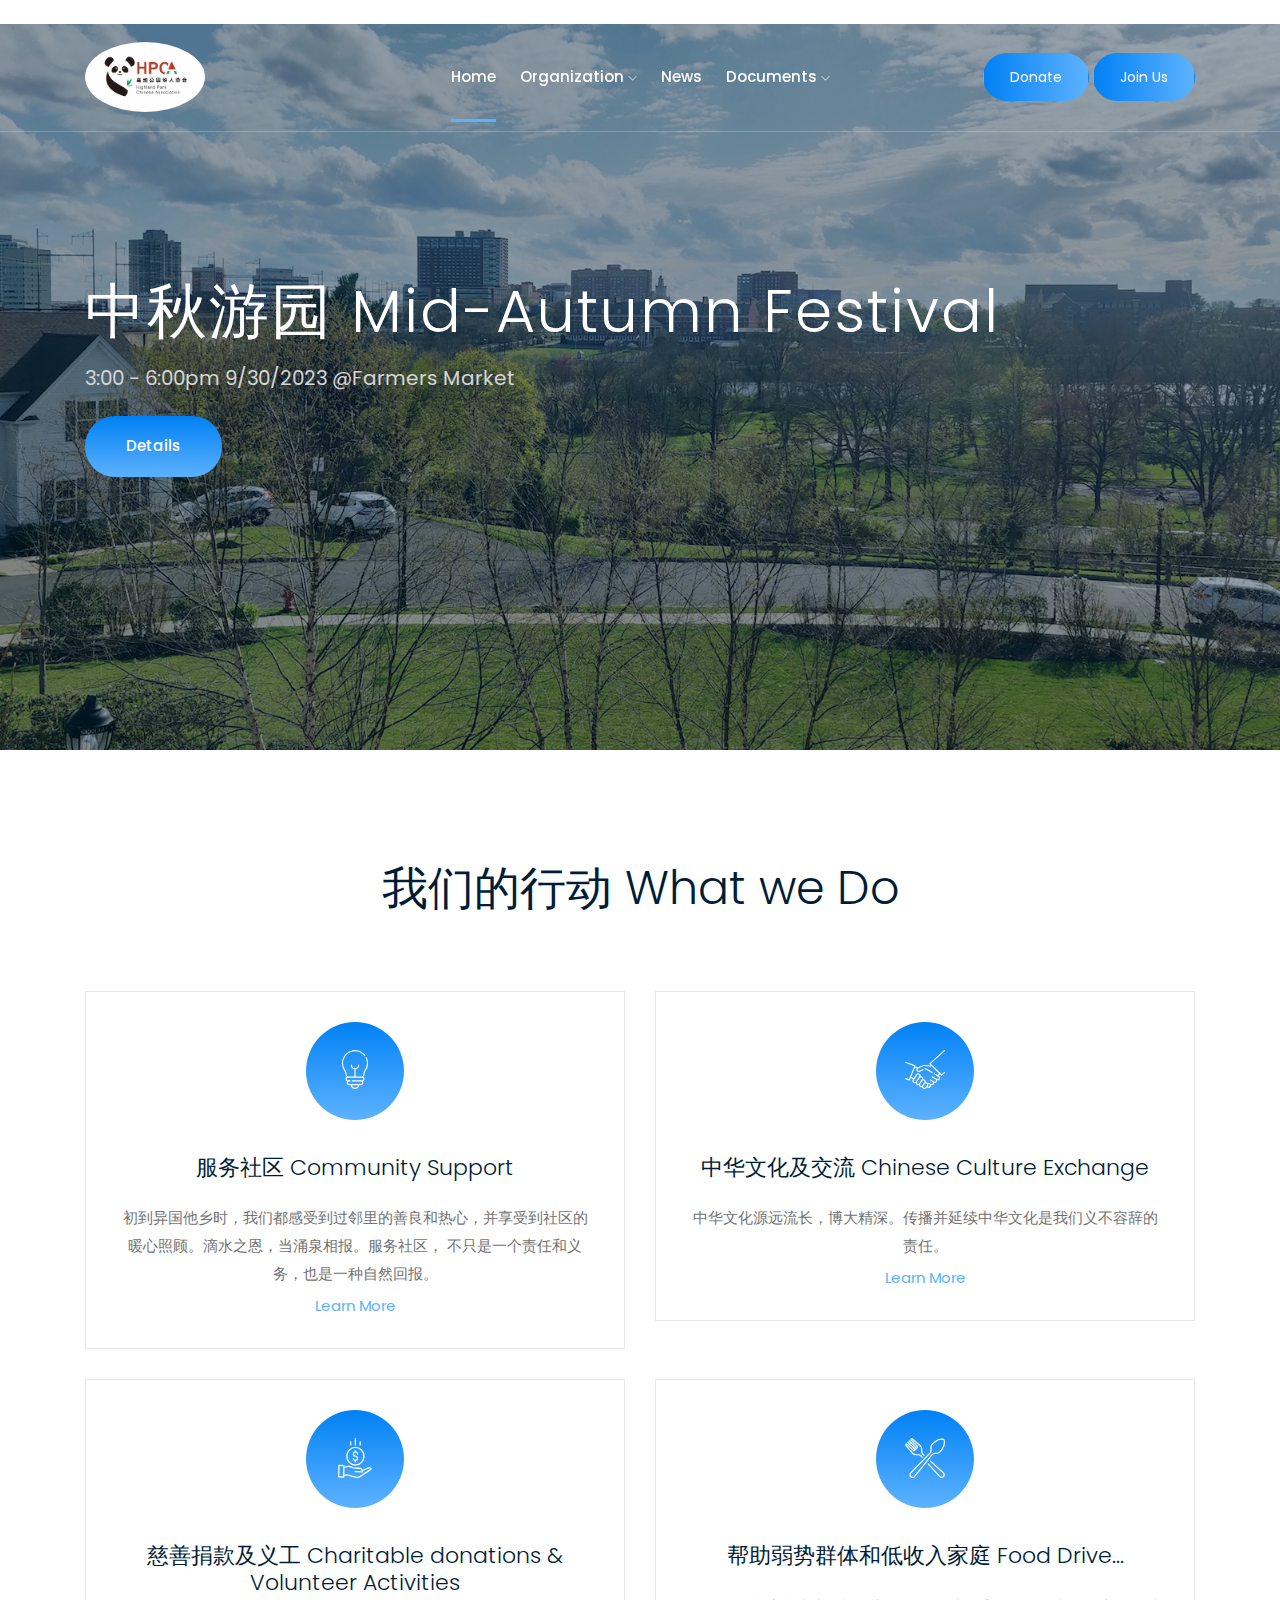
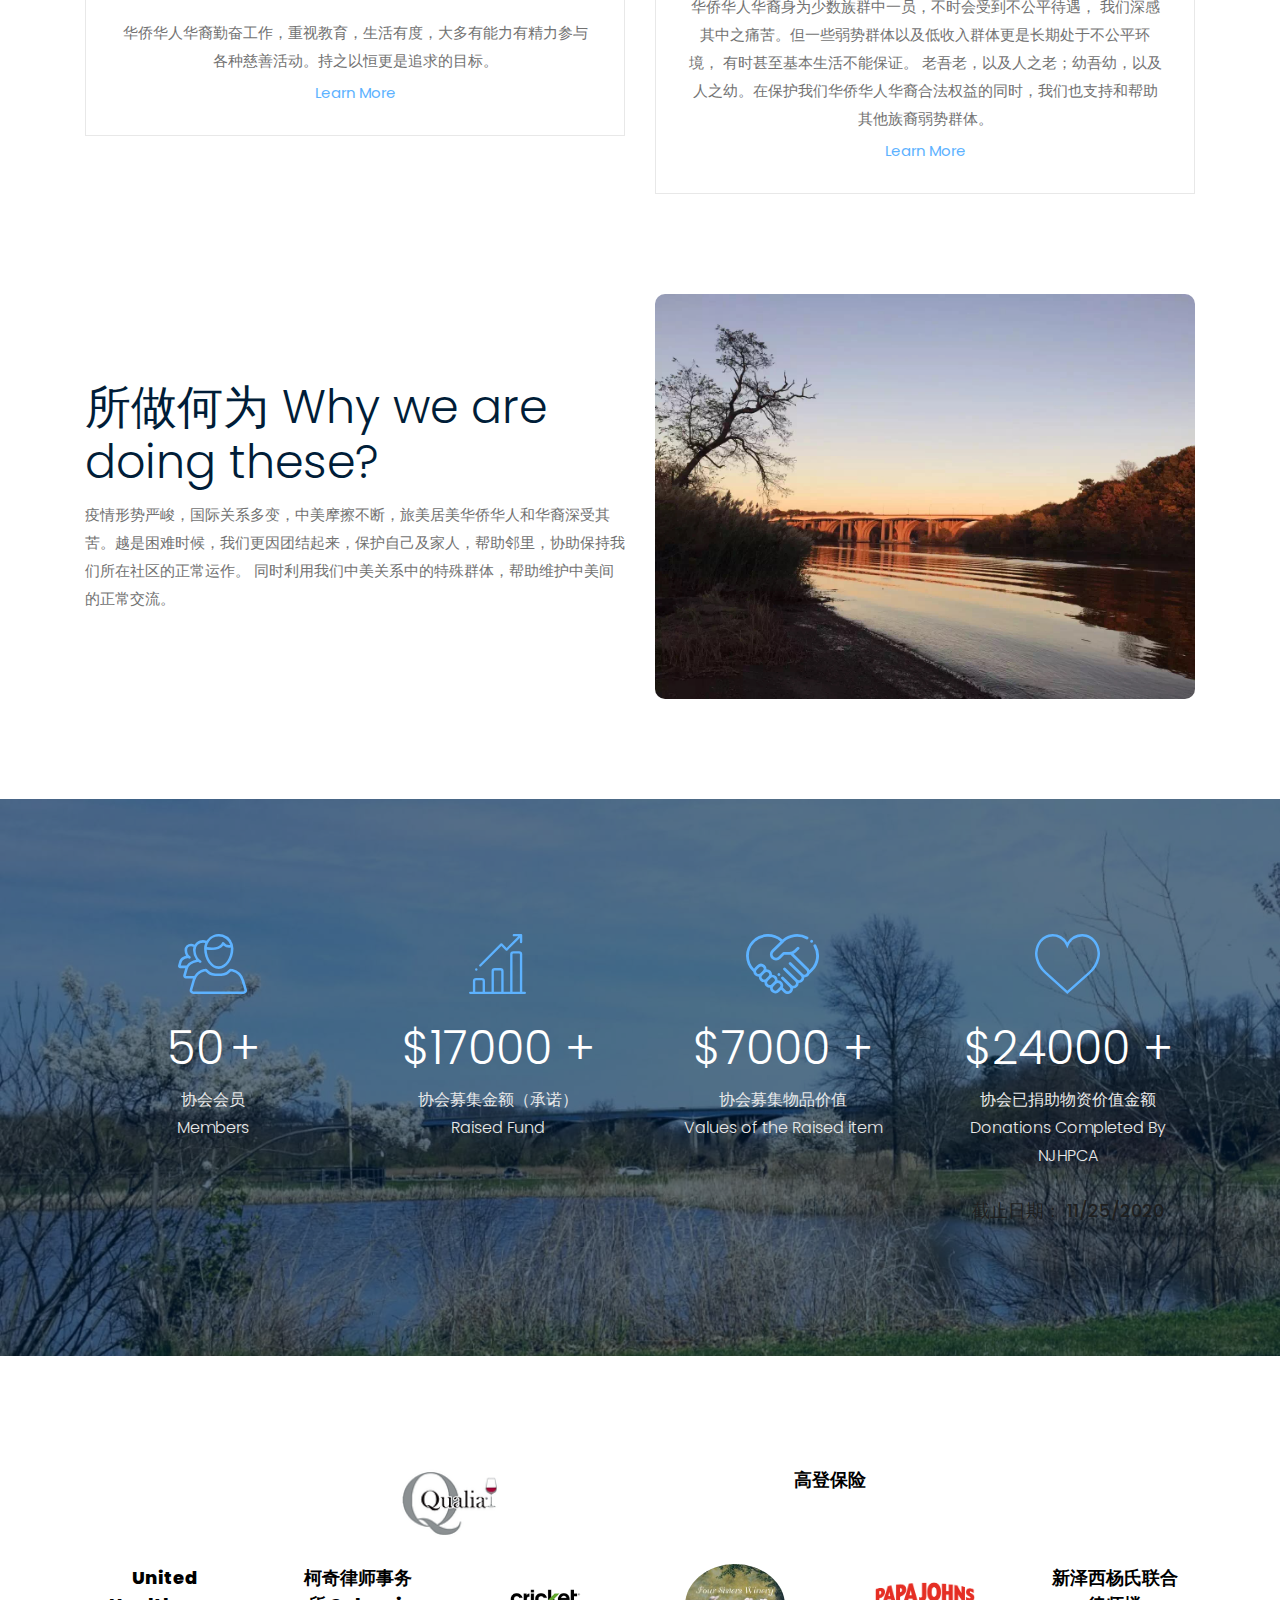
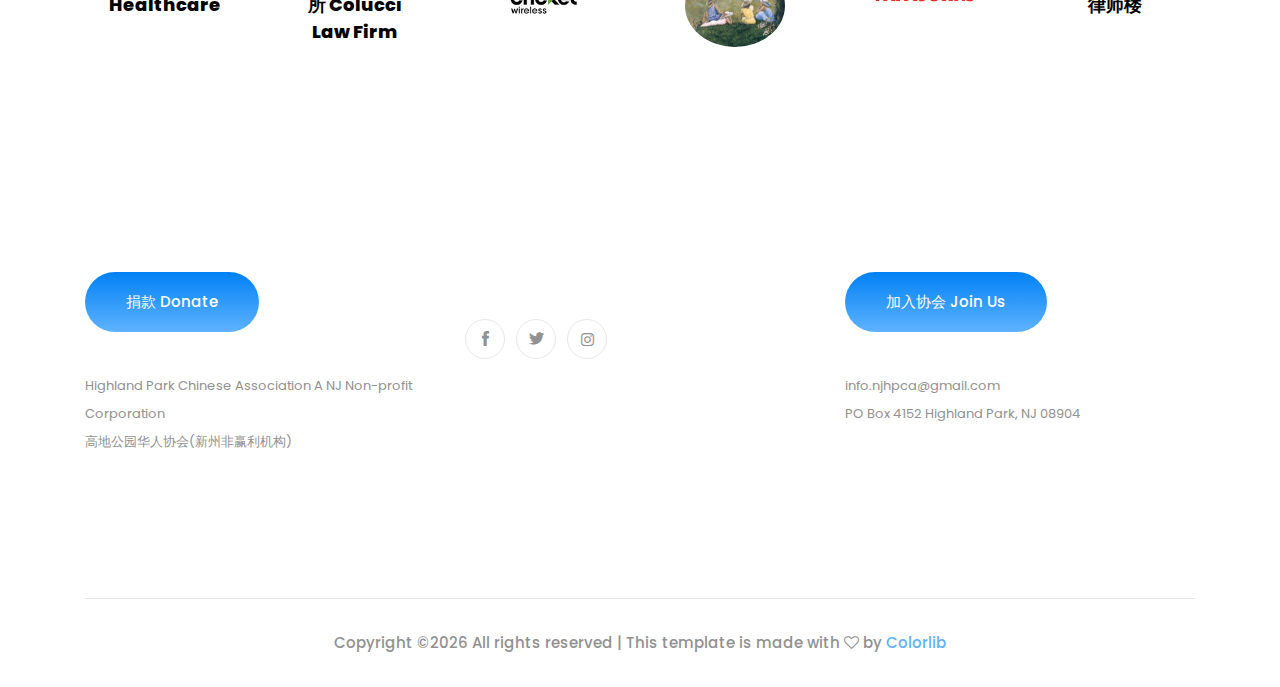
<file: index.html>
<!doctype html>
<html class="no-js" lang="zxx">

<head>
    <meta charset="utf-8">
    <meta http-equiv="x-ua-compatible" content="ie=edge">
    <title>NJHPCA</title>
    <meta name="description" content="">
    <meta name="viewport" content="width=device-width, initial-scale=1">

    <!-- <link rel="manifest" href="site.webmanifest"> -->
    <link rel="shortcut icon" type="image/x-icon" href="img/favicon.png">
    <!-- Place favicon.ico in the root directory -->

    <!-- CSS here -->
    <link rel="stylesheet" href="css/bootstrap.min.css">
    <link rel="stylesheet" href="css/owl.carousel.min.css">
    <link rel="stylesheet" href="css/magnific-popup.css">
    <link rel="stylesheet" href="css/font-awesome.min.css">
    <link rel="stylesheet" href="css/themify-icons.css">
    <link rel="stylesheet" href="css/nice-select.css">
    <link rel="stylesheet" href="css/flaticon.css">
    <link rel="stylesheet" href="css/gijgo.css">
    <link rel="stylesheet" href="css/animate.css">
    <link rel="stylesheet" href="css/slick.css">
    <link rel="stylesheet" href="css/slicknav.css">
    <link rel="stylesheet" href="css/style.css">
    <!-- <link rel="stylesheet" href="css/responsive.css"> -->
</head>

<body>
    <!--[if lte IE 9]>
            <p class="browserupgrade">You are using an <strong>outdated</strong> browser. Please <a href="https://browsehappy.com/">upgrade your browser</a> to improve your experience and security.</p>
        <![endif]-->

    <!-- header-start -->
    <header>
        <div class="header-area ">
            <div class="header-top_area d-none d-lg-block">
                <div class="container">
                    <div class="row">
                    </div>
                </div>
            </div>

            <div id="sticky-header" class="main-header-area">
                <div class="container">
                    <div class="header_bottom_border">
                        <div class="row align-items-center">
                            <div class="col-xl-3 col-lg-2">
                                <div class="logo">
                                    <a href="index.html">
                                        <img src="img/njhpca-origin.png" alt="NJHPCA" class="rounded-circle" width=120 height=70>
                                    </a>
                                </div>
                            </div>
                            <div class="col-xl-6 col-lg-7">
                                <div class="main-menu  d-none d-lg-block">
                                    <nav>
                                        <ul id="navigation">
                                            <li><a class="active" href="index.html">home</a></li>
                                            <li><a href="#">Organization <i class="ti-angle-down"></i></a>
                                                <ul class="submenu">
                                                        <li><a href="about.html">About</a></li>
                                                        <li><a href="officers.html">Volunteer Staff</a></li>
                                                        <li><a href="https://docs.google.com/spreadsheets/d/e/2PACX-1vQuE_h_b5d0bGIdbpKJhLi68_aRDWLX-2_KXh7RQSZ3pwhv-IKJppCNta6DF_RDd4MyjoRGtm7ji3WY/pubhtml">2020 Donation Records</a></li>
                                                        <li><a href="https://forms.gle/Pn5ezJfJtCYU6zFh8"  target= "_blank">Record Your Non Cash Donation</a></li>
                                                        <li><a href="https://forms.gle/MpvT5qfEQGehNrWw8"  target= "_blank">Request Cash Donation Receipt</a></li> 
                                                        <li><a href="https://forms.gle/8Vo2zSSe4CsvG6Dn8"  target= "_blank">Reimbursement Application Form</a></li>   
                                                    
                                                    </ul>
                                            </li>
                                            <li><a href="news.html">News</a></li> 
                                            <li><a href="#">Documents <i class="ti-angle-down"></i></a>
                                                <ul class="submenu">
                                                    <li><a href="NJHPCA_Bylaws_April192020.pdf" target= "_blank">Bylaws</a></li>
                                                    <li><a href="certificate.pdf"  target= "_blank">Certificate</a></li>
                                                    <li><a href="https://docs.google.com/document/d/e/2PACX-1vRFaGL3eJ91LUbTpwhH4YRBOUANL9Pe0qcVI8fvJILDpKdOaLO30CzgFxT_7rwdzA/pub"  target= "_blank">Download Waiver Form</a></li>
                                                </ul>
                                            </li> 
                                        </ul>
                                    </nav>
                                </div>
                            </div>
                            <div class="col-xl-3 col-lg-3 d-none d-lg-block">
                                <div class="Appointment">
                                    <div class="book_btn d-none d-lg-block">
                                        <a  href="donate.html" target="_blank">Donate</a>
                                        <a  href="joinus.html" >Join Us</a>
                                    </div>
                                </div>
                            </div>
                            <div class="col-12">
                                <div class="mobile_menu d-block d-lg-none"></div>
                            </div>
                        </div>
                    </div>

                </div>
            </div>
        </div>
    </header>
    <!-- header-end -->

    <!-- slider_area_start -->
    <div class="slider_area">
        <div class="slider_active owl-carousel">
            <div class="single_slider  d-flex align-items-center slider_bg_1 overlay2">
                <div class="container">
                    <div class="row">
                        <div class="col-xl-12">
                            <div class="slider_text">
                                <h3>中秋游园 Mid-Autumn Festival
                                </h3>
                                <p>3:00 - 6:00pm 9/30/2023
                                @Farmers Market
                                <div class="video_service_btn">
                                    <a href="midautumn-2023.html" class="boxed-btn3">Details</a>
                                </div>
                            </div>
                        </div>
                    </div>
                </div>
            </div>
            <div class="single_slider  d-flex align-items-center slider_bg_2 overlay2">
                <div class="container">
                    <div class="row">
                        <div class="col-xl-12">
                            <div class="slider_text ">
                                <h3>关注并保护环境 <br>We care about   
                                           the environment</h3>
                                <div class="video_service_btn">
                                    <a href="about.html" class="boxed-btn3">Our home</a>
                                </div>
                            </div>
                        </div>
                    </div>
                </div>
            </div>
            <div class="single_slider  d-flex align-items-center slider_bg_3 overlay2">
                <div class="container">
                    <div class="row">
                        <div class="col-xl-12">
                            <div class="slider_text ">
                                <h3>关心并帮助弱者  <br>We care about  
                                        the socially vulnerable groups</h3>
                                <div class="video_service_btn">
                                    <a href="about.html" class="boxed-btn3">Our Neighbours</a>
                                </div>
                            </div>
                        </div>
                    </div>
                </div>
            </div>
            <div class="single_slider  d-flex align-items-center slider_bg_4 overlay2">
                <div class="container">
                    <div class="row">
                        <div class="col-xl-12">
                            <div class="slider_text ">
                                <h3>热爱并传承中华文化  <br>We care about   
                                        the Chinese culture</h3>
                                <div class="video_service_btn">
                                    <a href="about.html" class="boxed-btn3">Our Culture</a>
                                </div>
                            </div>
                        </div>
                    </div>
                </div>
            </div>
            
        </div>
    </div>
    <!-- slider_area_end -->

    <!-- service_area_start -->
    <div class="service_area">
        <div class="container">
            <div class="row">
                <div class="col-xl-12">
                    <div class="section_title text-center mb-50">
                        <h3>我们的行动 What we Do</h3>
                    </div>
                </div>
            </div>
            <div class="row">
                <div class="col-xl-6 col-md-6 col-lg-6">
                    <div class="single_service text-center">
                        <div class="service_icon">
                            <img src="img/svg_icon/2.svg" alt="">
                        </div>
                        <h3>服务社区 Community Support</h3>
                        <p>初到异国他乡时，我们都感受到过邻里的善良和热心，并享受到社区的暖心照顾。滴水之恩，当涌泉相报。服务社区， 不只是一个责任和义务，也是一种自然回报。</p>
                        <a href="news.html#" class="learn_more">Learn More</a>
                    </div>
                </div> 
                <div class="col-xl-6 col-md-6 col-lg-6">
                    <div class="single_service text-center">
                        <div class="service_icon">
                            <img src="img/svg_icon/3.svg" alt="">
                        </div>
                        <h3>中华文化及交流 Chinese Culture Exchange</h3>
                        <p>中华文化源远流长，博大精深。传播并延续中华文化是我们义不容辞的责任。</p>
                        <a href="news.html" class="learn_more">Learn More</a>
                    </div>
                </div>
                <div class="col-xl-6 col-md-6 col-lg-6">
                    <div class="single_service text-center">
                        <div class="service_icon">
                            <img src="img/svg_icon/4.svg" alt="">
                        </div>
                        <h3>慈善捐款及义工 Charitable donations & Volunteer Activities</h3>
                        <p>华侨华人华裔勤奋工作，重视教育，生活有度，大多有能力有精力参与各种慈善活动。持之以恒更是追求的目标。 </p>
                        <a href="news.html" class="learn_more">Learn More</a>
                    </div>
                </div>
                <div class="col-xl-6 col-md-6 col-lg-6">
                    <div class="single_service text-center">
                        <div class="service_icon">
                            <img src="img/svg_icon/5.svg" alt="">
                        </div>
                        <h3>帮助弱势群体和低收入家庭  Food Drive...</h3>
                        <p>华侨华人华裔身为少数族群中一员，不时会受到不公平待遇， 我们深感其中之痛苦。但一些弱势群体以及低收入群体更是长期处于不公平环境， 有时甚至基本生活不能保证。
                            老吾老，以及人之老；幼吾幼，以及人之幼。在保护我们华侨华人华裔合法权益的同时，我们也支持和帮助其他族裔弱势群体。
                        </p>
                        <a href="news.html" class="learn_more">Learn More</a>
                    </div>
                </div> 
            </div>
        </div>
    </div>
    <!-- service_area_end -->

    <!-- about_info_area start  -->
    <div class="about_info_area">
        <div class="container">
            <div class="row align-items-center">
                <div class="col-xl-6 col-lg-6">
                    <div class="about_text">
                        <h3>所做何为 Why we are doing these?</h3>
                        <p>疫情形势严峻，国际关系多变，中美摩擦不断，旅美居美华侨华人和华裔深受其苦。越是困难时候，我们更因团结起来，保护自己及家人，帮助邻里，协助保持我们所在社区的正常运作。
                            同时利用我们中美关系中的特殊群体，帮助维护中美间的正常交流。</p>
                             
                    </div>
                </div>
                <div class="col-xl-6 col-lg-6">
                    <div class="about_thumb">
                        <img src="img/hp-river-evevning2.jpeg" alt="">
                    </div>
                </div>
            </div>
        </div>
    </div>
    <!-- /about_info_area end  -->


    <!-- counter_area  -->
    <div class="counter_area counter_bg_1 overlay_03">
        <div class="container">
            
            <div class="row">
                <div class="col-xl-3 col-lg-3 col-md-3">
                    <div class="single_counter text-center">
                        <div class="counter_icon">
                            <img src="img/svg_icon/group.svg" alt="">
                        </div>
                        <h3> <span class="counter">50</span> <span> +</span> </h3>
                        <p>协会会员<br> Members</p>
                    </div>
                </div>
                <div class="col-xl-3 col-lg-3 col-md-3">
                    <div class="single_counter text-center">
                        <div class="counter_icon">
                            <img src="img/svg_icon/cart.svg" alt="">
                        </div>
                        <h3> <span>$</span><span class="counter">17000</span><span> +</span>  </h3>
                        <p>协会募集金额（承诺） <br>Raised Fund</p>
                    </div>
                </div>
                <div class="col-xl-3 col-lg-3 col-md-3">
                    <div class="single_counter text-center">
                        <div class="counter_icon">
                            <img src="img/svg_icon/respect.svg" alt="">
                        </div>
                        <h3> <span>$</span><span class="counter">7000</span><span> +</span></h3>
                        <p>协会募集物品价值<br>Values of the Raised item </p>
                    </div>
                </div>
                <div class="col-xl-3 col-lg-3 col-md-3">
                    <div class="single_counter text-center">
                        <div class="counter_icon">
                            <img src="img/svg_icon/heart.svg" alt="">
                        </div>
                        <h3> <span>$</span><span class="counter">24000</span><span> +</span> </h3>
                        <p> 协会已捐助物资价值金额 <br>Donations Completed By NJHPCA</p>
                    </div>
                </div>
            </div>
            <div class="row">
                <div class="col-xl-9 col-lg-9 col-md-9"></div>
                <div class="col-xl-3 col-lg-3 col-md-3">
                    <div class="single_counter text-center">
                    <h4>截止日期： 11/25/2020 </h4>
                    </div>
                </div>
            </div>
        </div>
    </div>
    <!-- /counter_area  -->

    <!-- footer start -->
    <footer class="footer">
        <div class="footer_top">
            <div class="container">
                <div class="row">
                    <div class="col-xl-4 col-md-4 col-lg-4">
                        <div class="footer_widget">
                            <div class="footer_logo"> 
                                    <a  href="donate.html" class="boxed-btn3">捐款 Donate</a>
                                 
                            </div>
                            <p>Highland Park Chinese Association A NJ Non-profit Corporation<br>高地公园华人协会(新州非赢利机构)

                        </div>
                    </div>
                    <div class="col-xl-4 col-md-4 col-lg-4">
                        <div class="footer_widget">
                            <div class="socail_links">
                                <ul>
                                    <li>
                                        <a href="#">
                                            <i class="ti-facebook"></i>
                                        </a>
                                    </li>
                                    <li>
                                        <a href="#">
                                            <i class="ti-twitter-alt"></i>
                                        </a>
                                    </li>
                                    <li>
                                        <a href="#">
                                            <i class="fa fa-instagram"></i>
                                        </a>
                                    </li>
                                </ul>
                            </div>
                        </div>
                    </div>
                    <div class="col-xl-4 col-md-4 col-lg-4">
                        <div class="footer_widget">
                            <div class="footer_logo">
                                <a  href="joinus.html" class="boxed-btn3">加入协会 Join Us</a>
                                </div>
                                <p>
                                    <a href="#">info.njhpca@gmail.com</a> <br>
                                    PO Box 4152 Highland Park, NJ 08904
                            </p> 
                        </div>
                    </div>
                </div>
            </div>
        </div> 
        <div class="copy-right_text">
            <div class="container">
                <div class="footer_border"></div>
                <div class="row">
                    <div class="col-xl-12">
                        <p class="copy_right text-center">
                            <!-- Link back to Colorlib can't be removed. Template is licensed under CC BY 3.0. -->
Copyright &copy;<script>document.write(new Date().getFullYear());</script> All rights reserved | This template is made with <i class="fa fa-heart-o" aria-hidden="true"></i> by <a href="https://colorlib.com" target="_blank">Colorlib</a>
<!-- Link back to Colorlib can't be removed. Template is licensed under CC BY 3.0. -->
                        </p>
                    </div>
                </div>
            </div>
        </div>
    </footer>
    <!--/ footer end  -->

    <!-- link that opens popup -->


    <!-- JS here -->
    <script src="js/vendor/modernizr-3.5.0.min.js"></script>
    <script src="js/vendor/jquery-1.12.4.min.js"></script>
    <script src="js/popper.min.js"></script>
    <script src="js/bootstrap.min.js"></script>
    <script src="js/owl.carousel.min.js"></script>
    <script src="js/isotope.pkgd.min.js"></script>
    <script src="js/ajax-form.js"></script>
    <script src="js/waypoints.min.js"></script>
    <script src="js/jquery.counterup.min.js"></script>
    <script src="js/imagesloaded.pkgd.min.js"></script>
    <script src="js/scrollIt.js"></script>
    <script src="js/jquery.scrollUp.min.js"></script>
    <script src="js/wow.min.js"></script>
    <script src="js/nice-select.min.js"></script>
    <script src="js/jquery.slicknav.min.js"></script>
    <script src="js/jquery.magnific-popup.min.js"></script>
    <script src="js/plugins.js"></script>
    <script src="js/gijgo.min.js"></script>
    <script src="js/slick.min.js"></script>
    <script src="js/ad-bar.js"></script>
    <!--contact js-->
    <script src="js/contact.js"></script>
    <script src="js/jquery.ajaxchimp.min.js"></script>
    <script src="js/jquery.form.js"></script>
    <script src="js/jquery.validate.min.js"></script>
    <script src="js/mail-script.js"></script>

    <script src="js/main.js"></script>
</body>

</html>
</file>
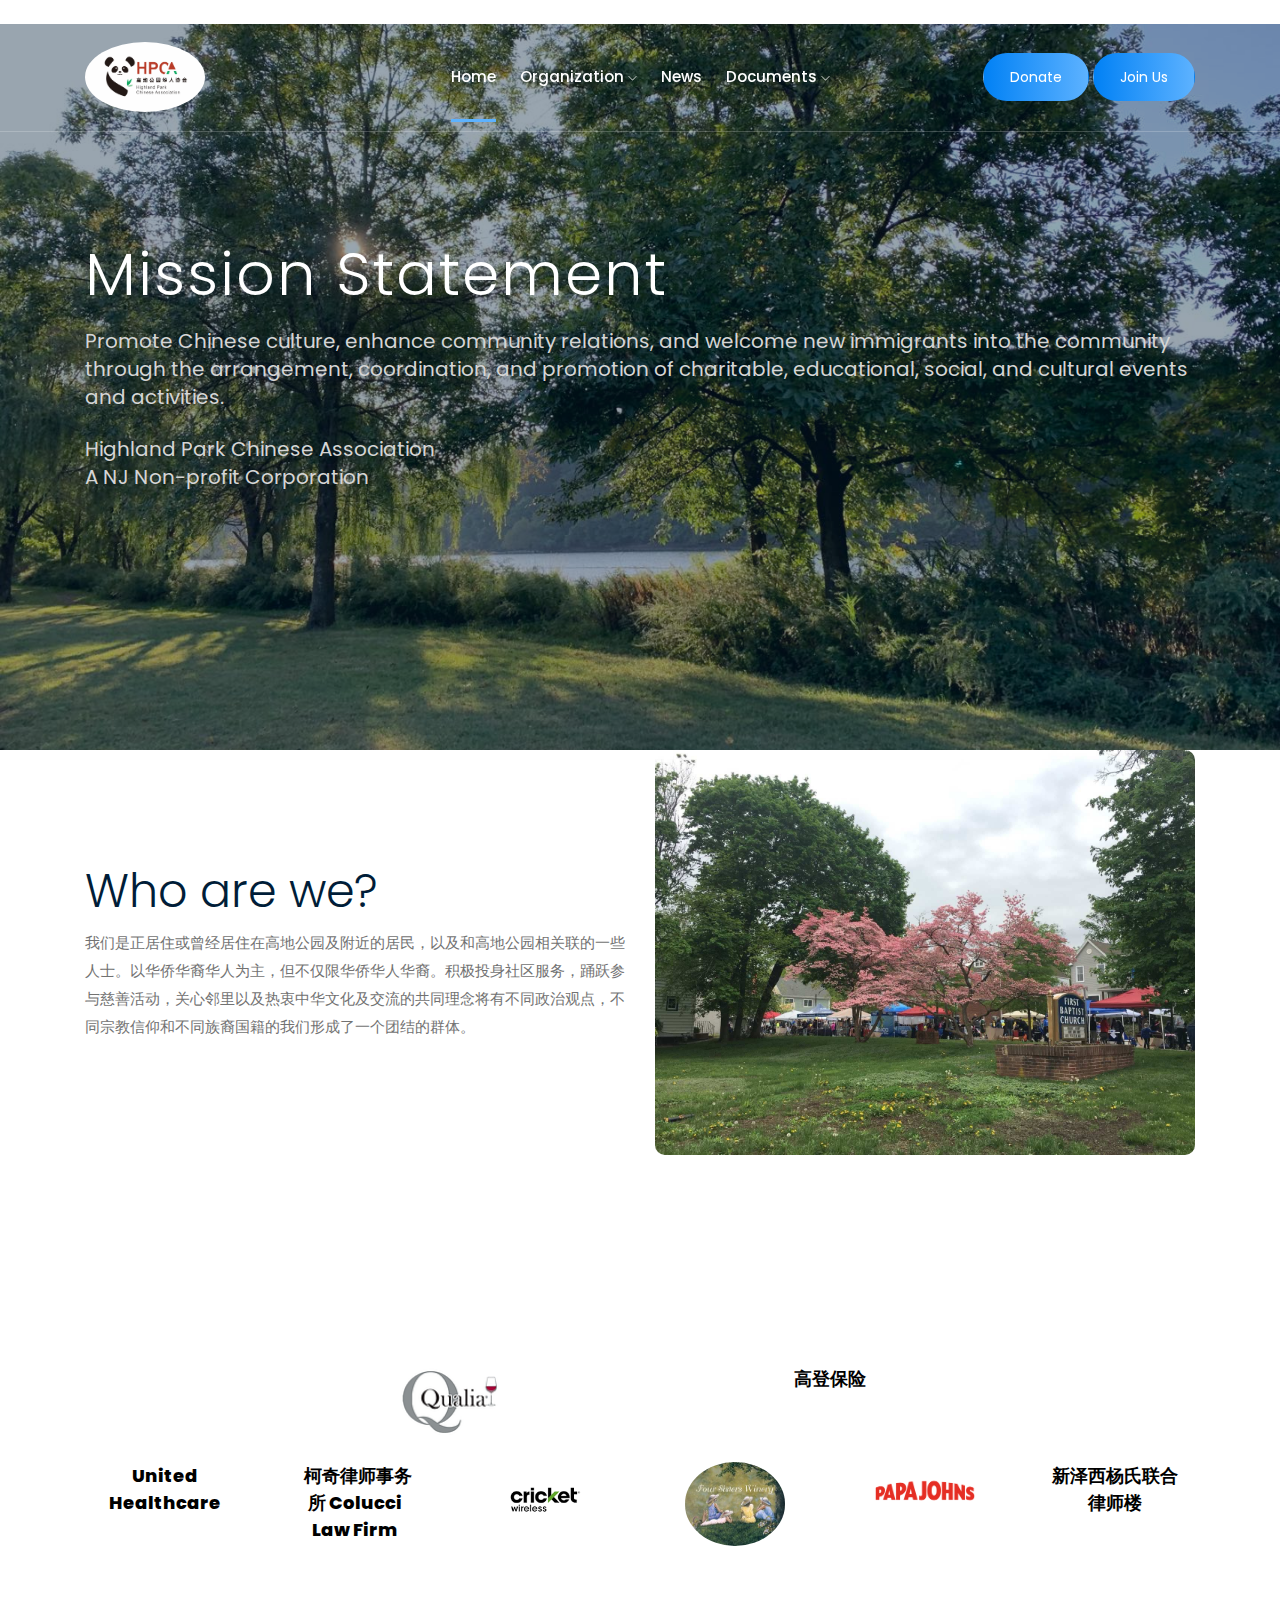
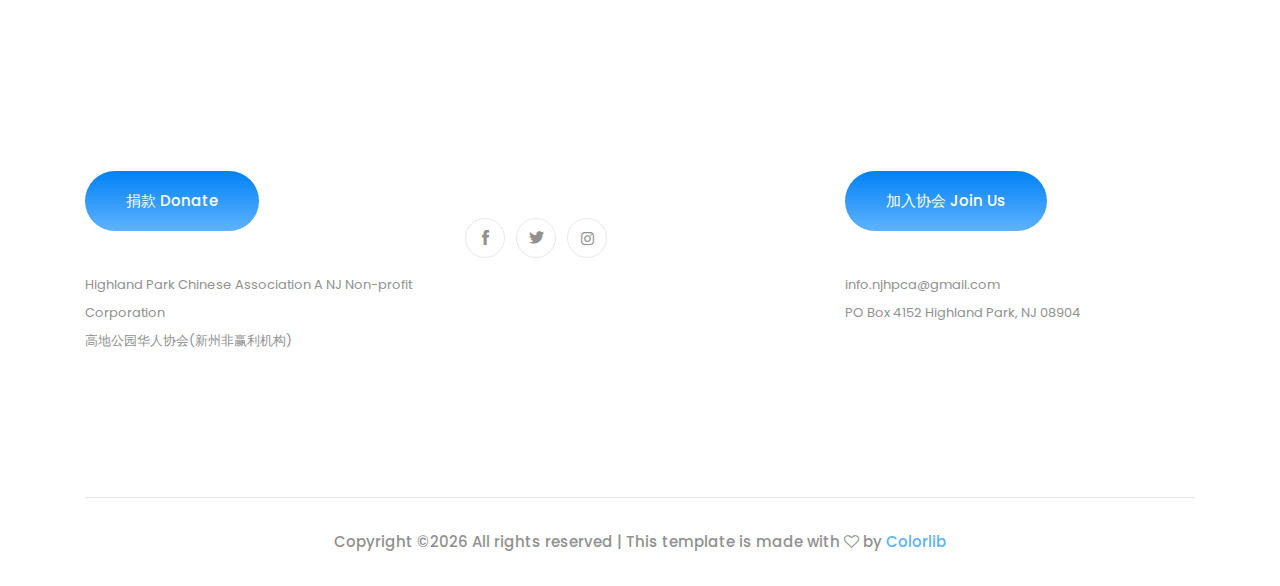
<file: about.html>
<!doctype html>
<html class="no-js" lang="zxx">

<head>
    <meta charset="utf-8">
    <meta http-equiv="x-ua-compatible" content="ie=edge">
    <title>NJHPCA</title>
    <meta name="keywords" content="NJHPCA, HP, HPCA, community, charity, culture, Chinese, donation, Highland Park Chinese Association A New Jersey Non-profit Corporation">
    <meta name="description" content="NJHPCA Highland Park Chinese Association A New Jersey Non-profit Corporation">

    <meta name="viewport" content="width=device-width, initial-scale=1">

    <!-- <link rel="manifest" href="site.webmanifest"> -->
    <link rel="shortcut icon" type="image/x-icon" href="img/favicon.png">
    <!-- Place favicon.ico in the root directory -->

    <!-- CSS here -->
    <link rel="stylesheet" href="css/bootstrap.min.css">
    <link rel="stylesheet" href="css/owl.carousel.min.css">
    <link rel="stylesheet" href="css/magnific-popup.css">
    <link rel="stylesheet" href="css/font-awesome.min.css">
    <link rel="stylesheet" href="css/themify-icons.css">
    <link rel="stylesheet" href="css/nice-select.css">
    <link rel="stylesheet" href="css/flaticon.css">
    <link rel="stylesheet" href="css/gijgo.css">
    <link rel="stylesheet" href="css/animate.css">
    <link rel="stylesheet" href="css/slick.css">
    <link rel="stylesheet" href="css/slicknav.css">
    <link rel="stylesheet" href="css/style.css">
    <!-- <link rel="stylesheet" href="css/responsive.css"> -->
</head>

<body>
    <!--[if lte IE 9]>
            <p class="browserupgrade">You are using an <strong>outdated</strong> browser. Please <a href="https://browsehappy.com/">upgrade your browser</a> to improve your experience and security.</p>
        <![endif]-->

    <!-- header-start -->
    <header>
        <div class="header-area ">
            <div class="header-top_area d-none d-lg-block">
                <div class="container">
                    <div class="row">
                    </div>
                </div>
            </div>
            <div id="sticky-header" class="main-header-area">
                <div class="container">
                    <div class="header_bottom_border">
                        <div class="row align-items-center">
                            <div class="col-xl-3 col-lg-2">
                                <div class="logo">
                                    <a href="index.html">
                                        <img src="img/njhpca-origin.png" alt="NJHPCA" class="rounded-circle" width=120 height=70>
                                    </a> 
                                </div>
                            </div>
                            <div class="col-xl-6 col-lg-7">
                                <div class="main-menu  d-none d-lg-block">
                                    <nav>
                                        <ul id="navigation">
                                            <li><a class="active" href="index.html">home</a></li>
                                            <li><a href="#">Organization <i class="ti-angle-down"></i></a>
                                                <ul class="submenu">
                                                        <li><a href="about.html">About</a></li>
                                                        <li><a href="officers.html">Volunteer Staff</a></li>
                                                        <li><a href="https://docs.google.com/spreadsheets/d/e/2PACX-1vQuE_h_b5d0bGIdbpKJhLi68_aRDWLX-2_KXh7RQSZ3pwhv-IKJppCNta6DF_RDd4MyjoRGtm7ji3WY/pubhtml" target= "_blank">2020 Donation Records</a></li>
                                                        <li><a href="https://forms.gle/Pn5ezJfJtCYU6zFh8"  target= "_blank">Record Your Non Cash Donation</a></li>
                                                        <li><a href="https://forms.gle/MpvT5qfEQGehNrWw8"  target= "_blank">Request Cash Donation Receipt</a></li>
                                                        <li><a href="https://forms.gle/8Vo2zSSe4CsvG6Dn8"  target= "_blank">Reimbursement Application Form</a></li>   
                                                    </ul>
                                            </li>
                                            <li><a href="news.html">News</a></li> 
                                            <li><a href="#">Documents <i class="ti-angle-down"></i></a>
                                                <ul class="submenu">
                                                    <li><a href="NJHPCA_Bylaws_April192020.pdf"  target= "_blank">Bylaws</a></li>
                                                    <li><a href="certificate.pdf"  target= "_blank">Certificate</a></li>
                                                    <li><a href="https://docs.google.com/document/d/e/2PACX-1vRFaGL3eJ91LUbTpwhH4YRBOUANL9Pe0qcVI8fvJILDpKdOaLO30CzgFxT_7rwdzA/pub"  target= "_blank">Download Waiver Form</a></li>
                                                </ul>
                                            </li> 
                                        </ul>
                                    </nav>
                                </div>
                            </div>
                            <div class="col-xl-3 col-lg-3 d-none d-lg-block">
                                <div class="Appointment">
                                    <div class="book_btn d-none d-lg-block">
                                        <a  href="donate.html">Donate</a>
                                        <a  href="joinus.html" >Join Us</a>
                                    </div>
                                </div>
                            </div>
                            <div class="col-12">
                                <div class="mobile_menu d-block d-lg-none"></div>
                            </div>
                        </div>
                    </div>

                </div>
            </div>
        </div>
    </header>
    <!-- header-end -->

    <!-- slider_area_start -->
    <div class="slider_area">
        <div class="slider_active owl-carousel">
            <div class="single_slider  d-flex align-items-center slider_bg_suntree overlay2">
                <div class="container">
                    <div class="row">
                        <div class="col-xl-12">
                            <div class="slider_text">
                                <h3>Mission Statement   
                                    </h3>
                                <p>
                                    Promote Chinese culture, enhance community relations, and
welcome new immigrants into the community through the arrangement, coordination,
and promotion of charitable, educational, social, and cultural events and activities.
                                </p>

                                <p>Highland Park Chinese Association <br>A NJ Non-profit Corporation
 
                            </div>
                        </div>
                    </div>
                </div>
            </div> 
            
        </div>
    </div>
    <!-- slider_area_end -->
 

    <!-- about_info_area start  -->
    <div class="about_info_area">
        <div class="container">
            <div class="row align-items-center">
                <div class="col-xl-6 col-lg-6">
                    <div class="about_text">
                        <h3>Who are we?</h3>
                        <p>我们是正居住或曾经居住在高地公园及附近的居民，以及和高地公园相关联的一些人士。以华侨华裔华人为主，但不仅限华侨华人华裔。积极投身社区服务，踊跃参与慈善活动，关心邻里以及热衷中华文化及交流的共同理念将有不同政治观点，不同宗教信仰和不同族裔国籍的我们形成了一个团结的群体。</p>  
                       
                    </div>
                </div>
                <div class="col-xl-6 col-lg-6">
                    <div class="about_thumb">
                        <img src="img/hp-dt-1.jpeg" alt="">
                     </div>
                </div>
            </div>
        </div>
    </div>
    <!-- /about_info_area end  -->
    
    <!-- footer start -->
    <footer class="footer">
        <div class="footer_top">
            <div class="container">
                <div class="row">
                    <div class="col-xl-4 col-md-4 col-lg-4">
                        <div class="footer_widget">
                            <div class="footer_logo"> 
                                    <a  href="donate.html" class="boxed-btn3">捐款 Donate</a>
                                 
                            </div>
                            <p>Highland Park Chinese Association A NJ Non-profit Corporation<br>高地公园华人协会(新州非赢利机构) 
                        </div>
                    </div>
                    <div class="col-xl-4 col-md-4 col-lg-4">
                        <div class="footer_widget">
                            <div class="socail_links">
                                <ul>
                                    <li>
                                        <a href="#">
                                            <i class="ti-facebook"></i>
                                        </a>
                                    </li>
                                    <li>
                                        <a href="#">
                                            <i class="ti-twitter-alt"></i>
                                        </a>
                                    </li>
                                    <li>
                                        <a href="#">
                                            <i class="fa fa-instagram"></i>
                                        </a>
                                    </li>
                                </ul>
                            </div>
                        </div>
                    </div>
                    <div class="col-xl-4 col-md-4 col-lg-4">
                        <div class="footer_widget">
                            <div class="footer_logo">
                                <a  href="joinus.html" class="boxed-btn3">加入协会 Join Us</a>
                                </div>
                                <p>
                                    <a href="#">info.njhpca@gmail.com</a> <br>
                                    PO Box 4152 Highland Park, NJ 08904
                            </p> 
                        </div>
                    </div>
                </div>
            </div>
        </div> 
        <div class="copy-right_text">
            <div class="container">
                <div class="footer_border"></div>
                <div class="row">
                    <div class="col-xl-12">
                        <p class="copy_right text-center">
                            <!-- Link back to Colorlib can't be removed. Template is licensed under CC BY 3.0. -->
Copyright &copy;<script>document.write(new Date().getFullYear());</script> All rights reserved | This template is made with <i class="fa fa-heart-o" aria-hidden="true"></i> by <a href="https://colorlib.com" target="_blank">Colorlib</a>
<!-- Link back to Colorlib can't be removed. Template is licensed under CC BY 3.0. -->
                        </p>
                    </div>
                </div>
            </div>
        </div>
    </footer>
    <!--/ footer end  -->

    <!-- link that opens popup -->


    <!-- JS here -->
    <script src="js/vendor/modernizr-3.5.0.min.js"></script>
    <script src="js/vendor/jquery-1.12.4.min.js"></script>
    <script src="js/popper.min.js"></script>
    <script src="js/bootstrap.min.js"></script>
    <script src="js/owl.carousel.min.js"></script>
    <script src="js/isotope.pkgd.min.js"></script>
    <script src="js/ajax-form.js"></script>
    <script src="js/waypoints.min.js"></script>
    <script src="js/jquery.counterup.min.js"></script>
    <script src="js/imagesloaded.pkgd.min.js"></script>
    <script src="js/scrollIt.js"></script>
    <script src="js/jquery.scrollUp.min.js"></script>
    <script src="js/wow.min.js"></script>
    <script src="js/nice-select.min.js"></script>
    <script src="js/jquery.slicknav.min.js"></script>
    <script src="js/jquery.magnific-popup.min.js"></script>
    <script src="js/plugins.js"></script>
    <script src="js/gijgo.min.js"></script>
    <script src="js/slick.min.js"></script>
    <script src="js/ad-bar.js"></script>
    <!--contact js-->
    <script src="js/contact.js"></script>
    <script src="js/jquery.ajaxchimp.min.js"></script>
    <script src="js/jquery.form.js"></script>
    <script src="js/jquery.validate.min.js"></script>
    <script src="js/mail-script.js"></script>

    <script src="js/main.js"></script>
</body>

</html>
</file>
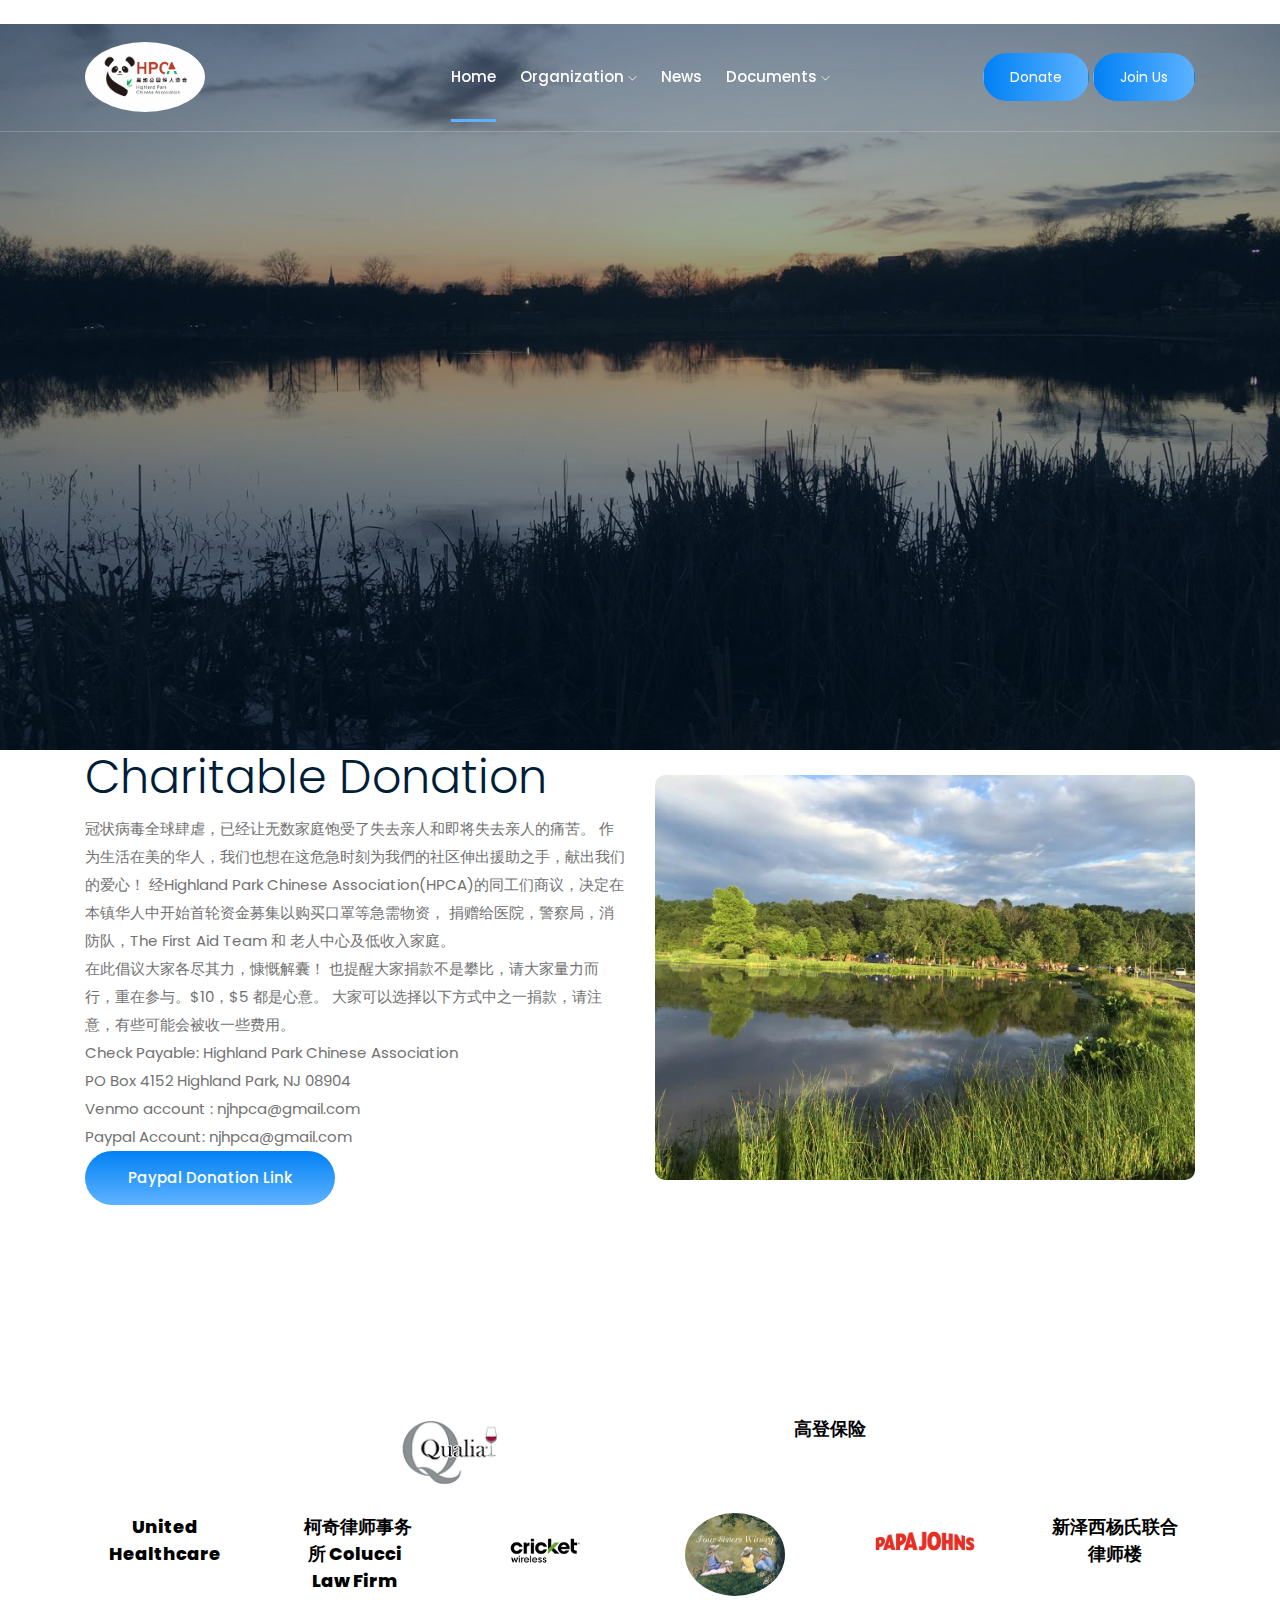
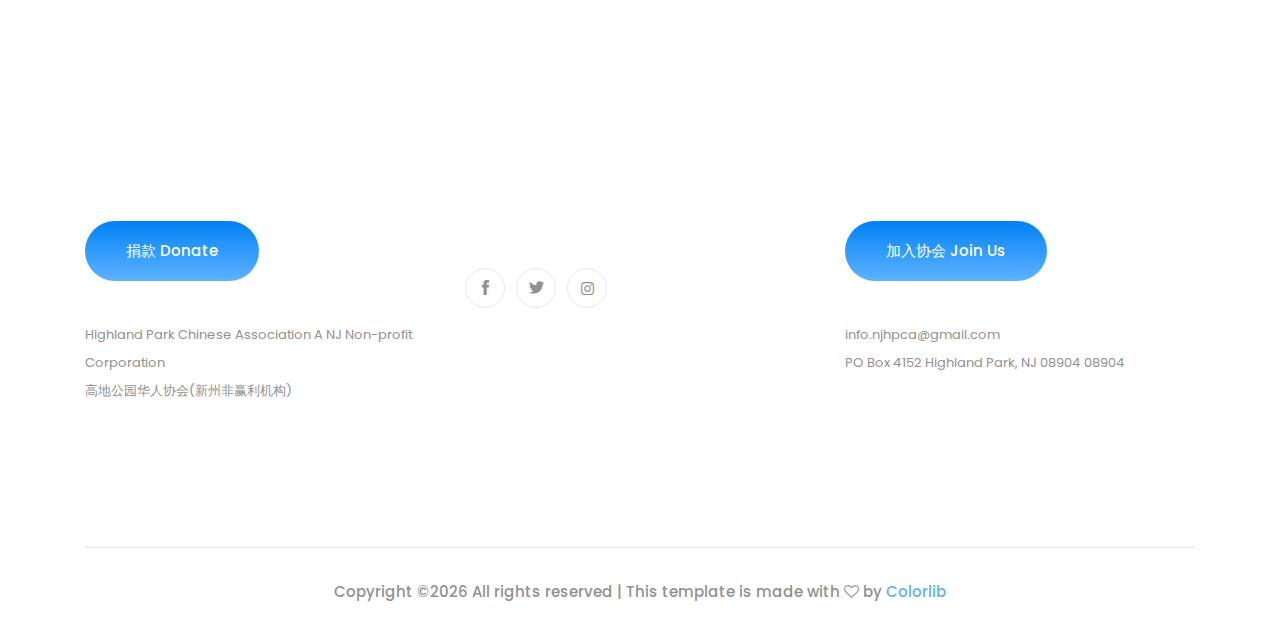
<file: donate.html>
<!doctype html>
<html class="no-js" lang="zxx">

<head>
    <meta charset="utf-8">
    <meta http-equiv="x-ua-compatible" content="ie=edge">
    <title>NJHPCA</title>
    <meta name="keywords" content="NJHPCA, HP, HPCA, community, charity, culture, Chinese, donation, Highland Park Chinese Association A New Jersey Non-profit Corporation">
    <meta name="description" content="NJHPCA Highland Park Chinese Association A New Jersey Non-profit Corporation">
    <meta name="viewport" content="width=device-width, initial-scale=1">

    <!-- <link rel="manifest" href="site.webmanifest"> -->
    <link rel="shortcut icon" type="image/x-icon" href="img/favicon.png">
    <!-- Place favicon.ico in the root directory -->

    <!-- CSS here -->
    <link rel="stylesheet" href="css/bootstrap.min.css">
    <link rel="stylesheet" href="css/owl.carousel.min.css">
    <link rel="stylesheet" href="css/magnific-popup.css">
    <link rel="stylesheet" href="css/font-awesome.min.css">
    <link rel="stylesheet" href="css/themify-icons.css">
    <link rel="stylesheet" href="css/nice-select.css">
    <link rel="stylesheet" href="css/flaticon.css">
    <link rel="stylesheet" href="css/gijgo.css">
    <link rel="stylesheet" href="css/animate.css">
    <link rel="stylesheet" href="css/slick.css">
    <link rel="stylesheet" href="css/slicknav.css">
    <link rel="stylesheet" href="css/style.css">
    <!-- <link rel="stylesheet" href="css/responsive.css"> -->
</head>

<body>
    <!--[if lte IE 9]>
            <p class="browserupgrade">You are using an <strong>outdated</strong> browser. Please <a href="https://browsehappy.com/">upgrade your browser</a> to improve your experience and security.</p>
        <![endif]-->

    <!-- header-start -->
    <header>
        <div class="header-area ">
            <div class="header-top_area d-none d-lg-block">
                <div class="container">
                    <div class="row">
                     </div>
                </div>
            </div>
            <div id="sticky-header" class="main-header-area">
                <div class="container">
                    <div class="header_bottom_border">
                        <div class="row align-items-center">
                            <div class="col-xl-3 col-lg-2">
                                <div class="logo">
                                    <a href="index.html">
                                        <img src="img/njhpca-origin.png" alt="NJHPCA" class="rounded-circle" width=120 height=70>
                                    </a> 
                                </div>
                            </div>
                            <div class="col-xl-6 col-lg-7">
                                <div class="main-menu  d-none d-lg-block">
                                    <nav>
                                        <ul id="navigation">
                                            <li><a class="active" href="index.html">home</a></li>
                                            <li><a href="#">Organization <i class="ti-angle-down"></i></a>
                                                <ul class="submenu">
                                                        <li><a href="about.html">About</a></li>
                                                        <li><a href="officers.html">Volunteer Staff</a></li> 
                                                        <li><a href="https://docs.google.com/spreadsheets/d/e/2PACX-1vQuE_h_b5d0bGIdbpKJhLi68_aRDWLX-2_KXh7RQSZ3pwhv-IKJppCNta6DF_RDd4MyjoRGtm7ji3WY/pubhtml" target= "_blank">2020 Donation Records</a></li>
                                                        <li><a href="https://forms.gle/Pn5ezJfJtCYU6zFh8"  target= "_blank">Record Your Non Cash Donation</a></li>
                                                        <li><a href="https://forms.gle/MpvT5qfEQGehNrWw8"  target= "_blank">Request Cash Donation Receipt</a></li> 
                                                        <li><a href="https://forms.gle/8Vo2zSSe4CsvG6Dn8"  target= "_blank">Reimbursement Application Form</a></li>  
                                                    </ul>
                                            </li>
                                            <li><a href="news.html">News</a></li> 
                                            <li><a href="#">Documents <i class="ti-angle-down"></i></a>
                                                <ul class="submenu">
                                                    <li><a href="NJHPCA_Bylaws_April192020.pdf"  target= "_blank">Bylaws</a></li>
                                                    <li><a href="certificate.pdf"  target= "_blank">Certificate</a></li>
                                                    <li><a href="https://docs.google.com/document/d/e/2PACX-1vRFaGL3eJ91LUbTpwhH4YRBOUANL9Pe0qcVI8fvJILDpKdOaLO30CzgFxT_7rwdzA/pub"  target= "_blank">Download Waiver Form</a></li>
                                                </ul>
                                            </li> 
                                        </ul>
                                    </nav>
                                </div>
                            </div>
                            <div class="col-xl-3 col-lg-3 d-none d-lg-block">
                                <div class="Appointment">
                                    <div class="book_btn d-none d-lg-block">
                                        <a  href="donate.html">Donate</a>
                                        <a  href="joinus.html" >Join Us</a>
                                    </div>
                                </div>
                            </div>
                            <div class="col-12">
                                <div class="mobile_menu d-block d-lg-none"></div>
                            </div>
                        </div>
                    </div>

                </div>
            </div>
        </div>
    </header>
    <!-- header-end -->

    <!-- slider_area_start -->
    <div class="slider_area">
        <div class="slider_active owl-carousel">
            <div class="single_slider  d-flex align-items-center slider_bg_6 overlay2">
                <div class="container">
                    <div class="row">
                        <div class="col-xl-12">
                            <div class="slider_text">
                                

                        
                            </div>

                        </div>
                    </div>
                </div>
            </div> 
            
        </div>
    </div>
    <!-- slider_area_end -->
 
 

    <!-- about_info_area start  -->
    <div class="about_info_area">
        <div class="container">
            <div class="row align-items-center">
                <div class="col-xl-6 col-lg-6">
                    <div class="about_text">
                        <h3>Charitable Donation   
                        </h3>
                    <p>
                         
                        冠状病毒全球肆虐，已经让无数家庭饱受了失去亲人和即将失去亲人的痛苦。
                        作为生活在美的华人，我们也想在这危急时刻为我們的社区伸出援助之手，献出我们的爱心！
                        经Highland Park Chinese Association(HPCA)的同工们商议，决定在本镇华人中开始首轮资金募集以购买口罩等急需物资，
                        捐赠给医院，警察局，消防队，The First Aid Team 和 老人中心及低收入家庭。 <br>
                        在此倡议大家各尽其力，慷慨解囊！
                        也提醒大家捐款不是攀比，请大家量力而行，重在参与。$10，$5 都是心意。
                        大家可以选择以下方式中之一捐款，请注意，有些可能会被收一些费用。 <br>
                        Check Payable: Highland Park Chinese Association   <br>
                                        PO Box 4152 Highland Park, NJ 08904 <br>
                        Venmo account : njhpca@gmail.com <br>
                        Paypal Account: njhpca@gmail.com  <br> 
                         
                        <a  href="https://paypal.me/njhpca" target="_blank"  class="boxed-btn3">Paypal donation link</a>
                        
                    </p>
                    </div>
                </div>
                <div class="col-xl-6 col-lg-6">
                    <div class="about_thumb">
                        <img src="img/hp-dp-pond1.jpeg" alt="">
                     </div>
                </div>
            </div>
        </div>
    </div>
    <!-- /about_info_area end  -->
 

    <!-- footer start -->
    <footer class="footer">
        <div class="footer_top">
            <div class="container">
                <div class="row">
                    <div class="col-xl-4 col-md-4 col-lg-4">
                        <div class="footer_widget">
                            <div class="footer_logo"> 
                                    <a  href="donate.html" class="boxed-btn3">捐款 Donate</a>
                                 
                            </div>
                            <p>Highland Park Chinese Association A NJ Non-profit Corporation<br>高地公园华人协会(新州非赢利机构)
                            

                        </div>
                    </div>
                    <div class="col-xl-4 col-md-4 col-lg-4">
                        <div class="footer_widget">
                            <div class="socail_links">
                                <ul>
                                    <li>
                                        <a href="#">
                                            <i class="ti-facebook"></i>
                                        </a>
                                    </li>
                                    <li>
                                        <a href="#">
                                            <i class="ti-twitter-alt"></i>
                                        </a>
                                    </li>
                                    <li>
                                        <a href="#">
                                            <i class="fa fa-instagram"></i>
                                        </a>
                                    </li>
                                </ul>
                            </div>
                        </div>
                    </div>
                    <div class="col-xl-4 col-md-4 col-lg-4">
                        <div class="footer_widget">
                            <div class="footer_logo">
                                <a  href="joinus.html" class="boxed-btn3">加入协会 Join Us</a>
                                </div>
                                <p>
                                    <a href="#">info.njhpca@gmail.com</a> <br>
                                    PO Box 4152 Highland Park, NJ 08904 08904
                            </p> 
                        </div>
                    </div>
                </div>
            </div>
        </div> 
        <div class="copy-right_text">
            <div class="container">
                <div class="footer_border"></div>
                <div class="row">
                    <div class="col-xl-12">
                        <p class="copy_right text-center">
                            <!-- Link back to Colorlib can't be removed. Template is licensed under CC BY 3.0. -->
Copyright &copy;<script>document.write(new Date().getFullYear());</script> All rights reserved | This template is made with <i class="fa fa-heart-o" aria-hidden="true"></i> by <a href="https://colorlib.com" target="_blank">Colorlib</a>
<!-- Link back to Colorlib can't be removed. Template is licensed under CC BY 3.0. -->
                        </p>
                    </div>
                </div>
            </div>
        </div>
    </footer>
    <!--/ footer end  -->

    <!-- link that opens popup -->


    <!-- JS here -->
    <script src="js/vendor/modernizr-3.5.0.min.js"></script>
    <script src="js/vendor/jquery-1.12.4.min.js"></script>
    <script src="js/popper.min.js"></script>
    <script src="js/bootstrap.min.js"></script>
    <script src="js/owl.carousel.min.js"></script>
    <script src="js/isotope.pkgd.min.js"></script>
    <script src="js/ajax-form.js"></script>
    <script src="js/waypoints.min.js"></script>
    <script src="js/jquery.counterup.min.js"></script>
    <script src="js/imagesloaded.pkgd.min.js"></script>
    <script src="js/scrollIt.js"></script>
    <script src="js/jquery.scrollUp.min.js"></script>
    <script src="js/wow.min.js"></script>
    <script src="js/nice-select.min.js"></script>
    <script src="js/jquery.slicknav.min.js"></script>
    <script src="js/jquery.magnific-popup.min.js"></script>
    <script src="js/plugins.js"></script>
    <script src="js/gijgo.min.js"></script>
    <script src="js/slick.min.js"></script>
    <script src="js/ad-bar.js"></script>
    <!--contact js-->
    <script src="js/contact.js"></script>
    <script src="js/jquery.ajaxchimp.min.js"></script>
    <script src="js/jquery.form.js"></script>
    <script src="js/jquery.validate.min.js"></script>
    <script src="js/mail-script.js"></script>

    <script src="js/main.js"></script>
</body>

</html>
</file>
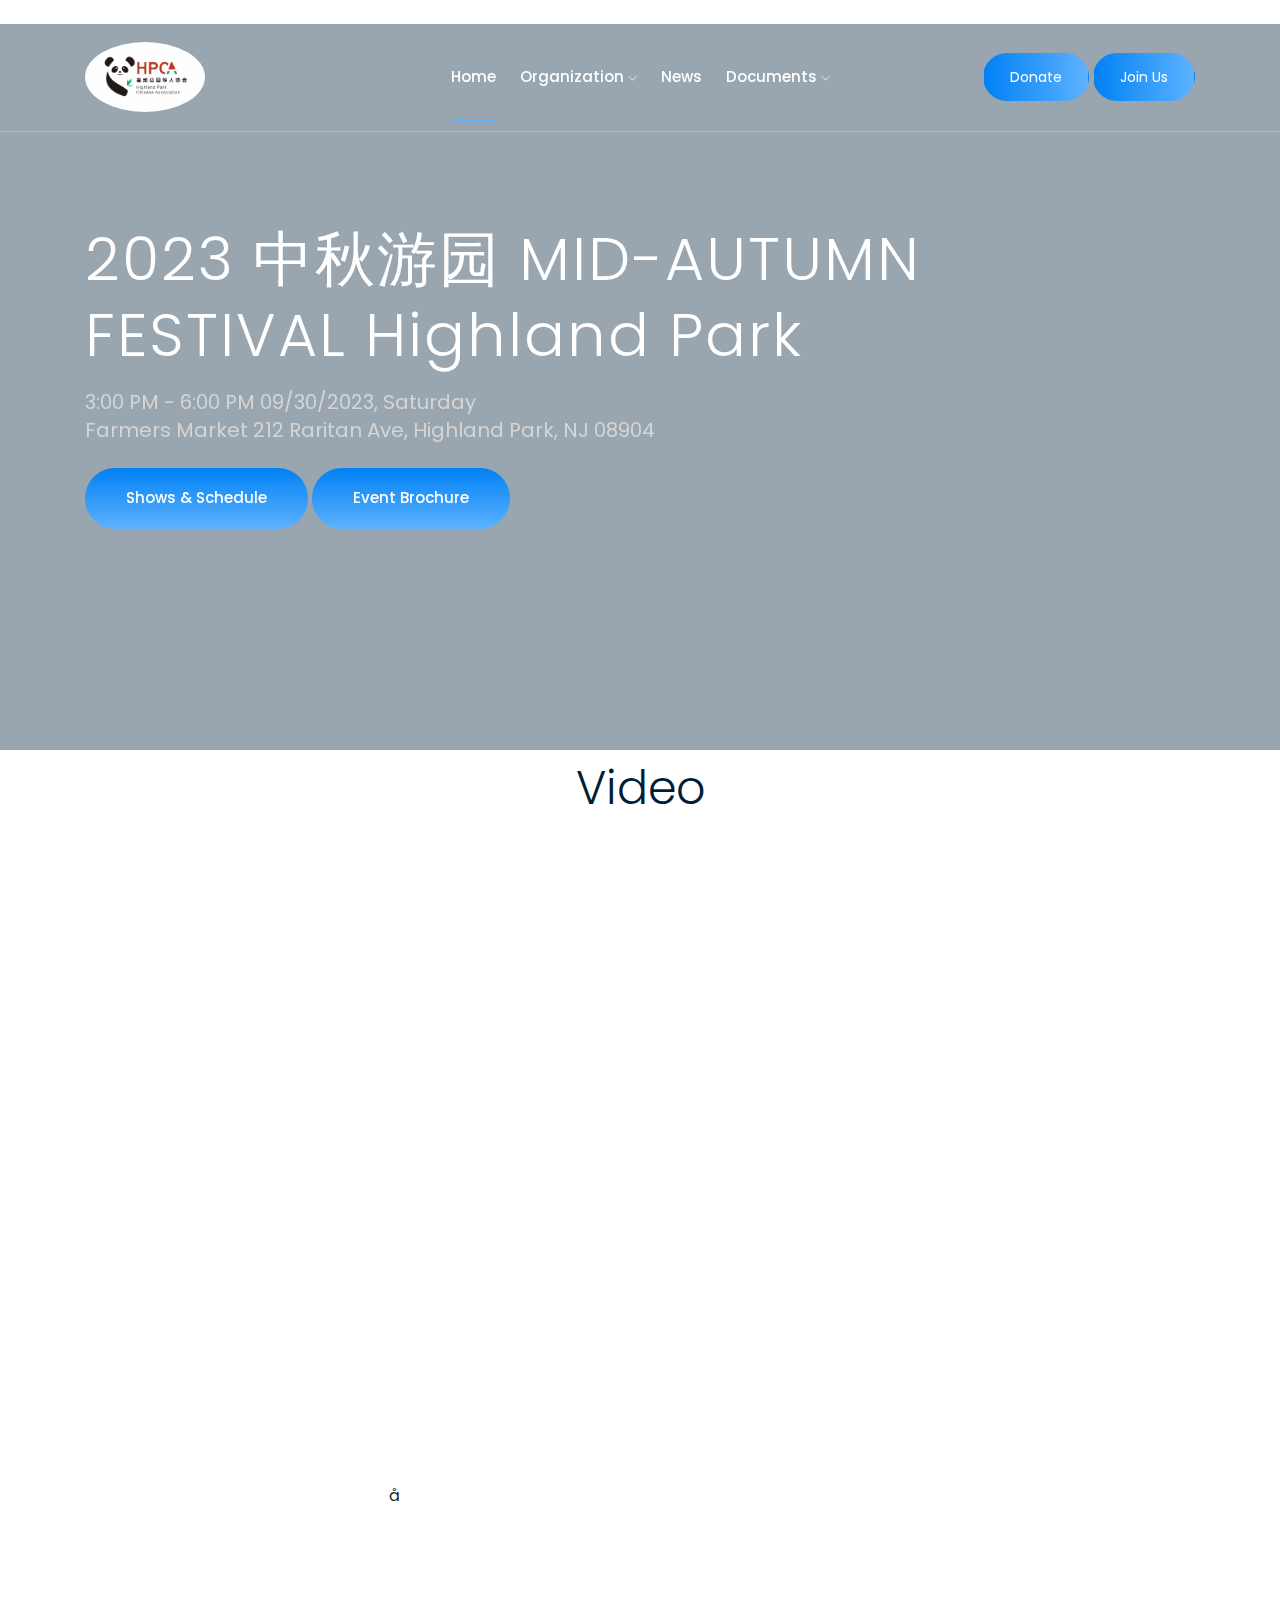
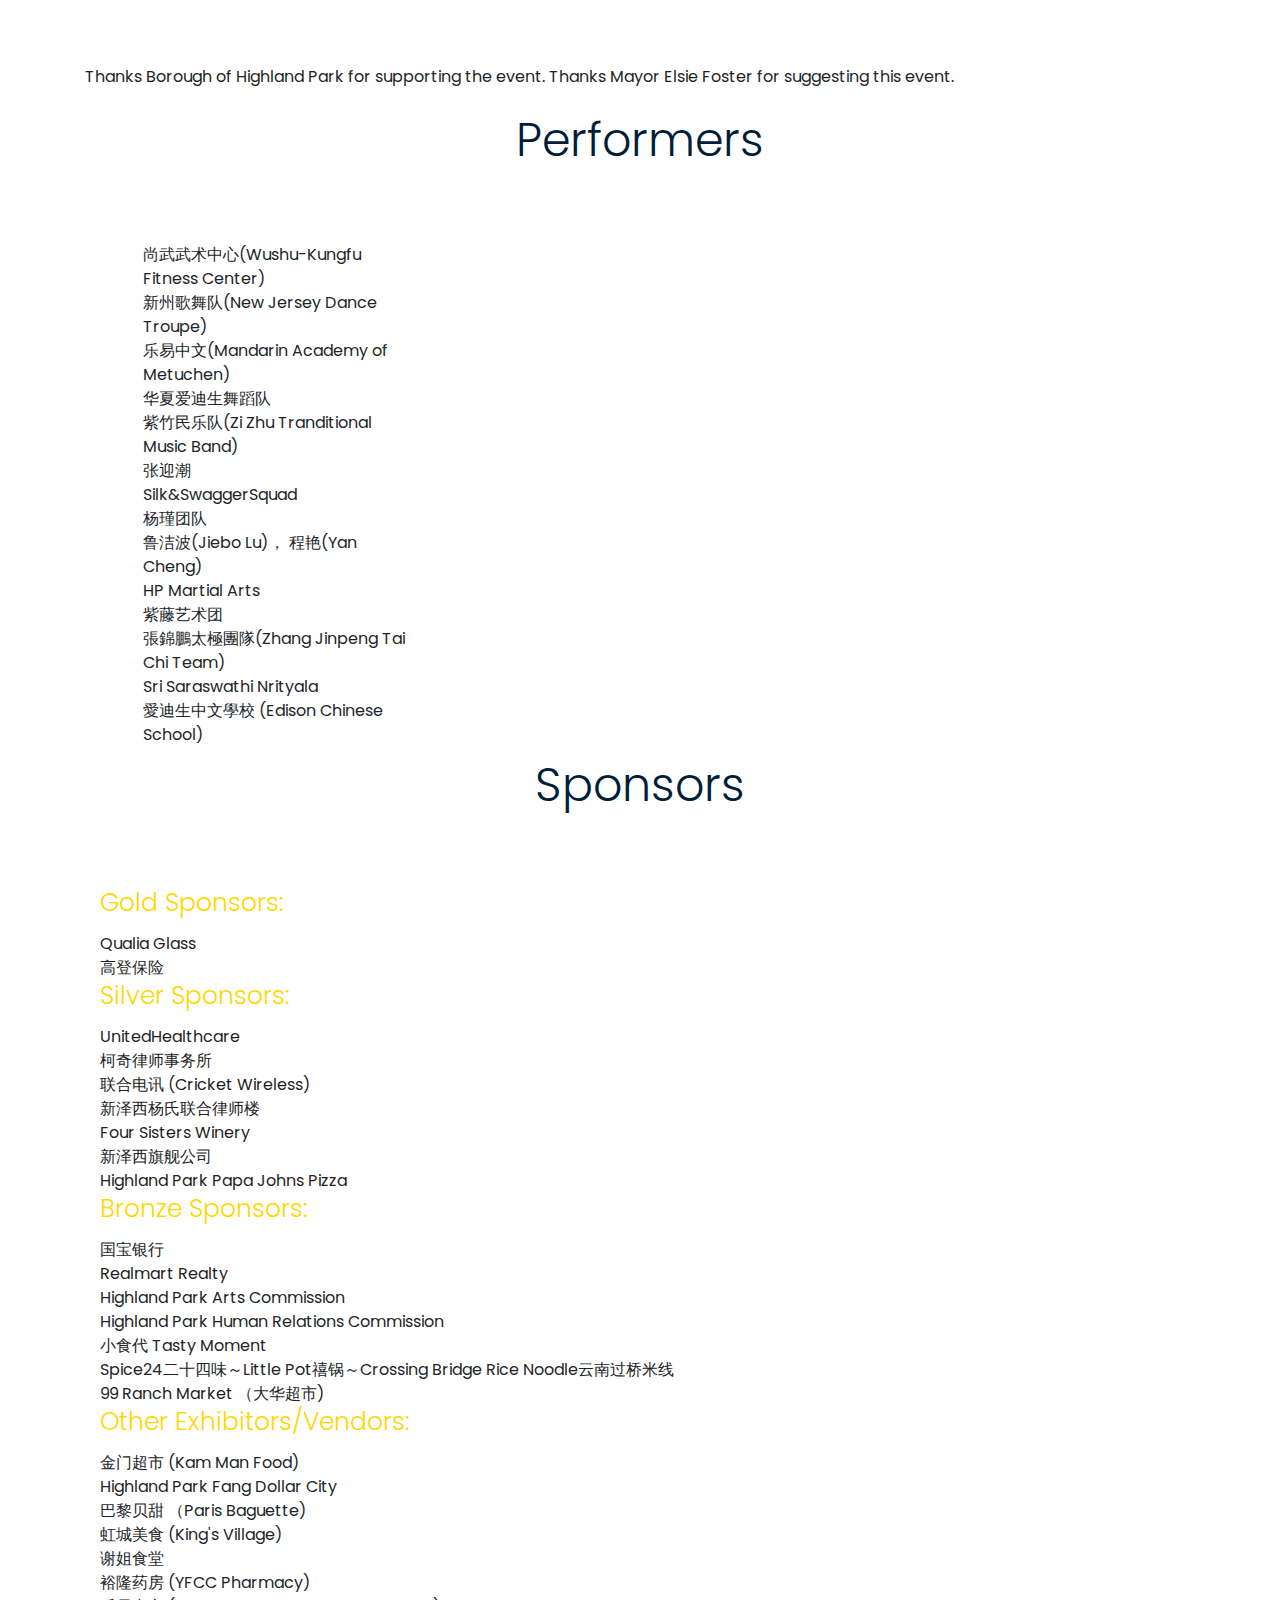
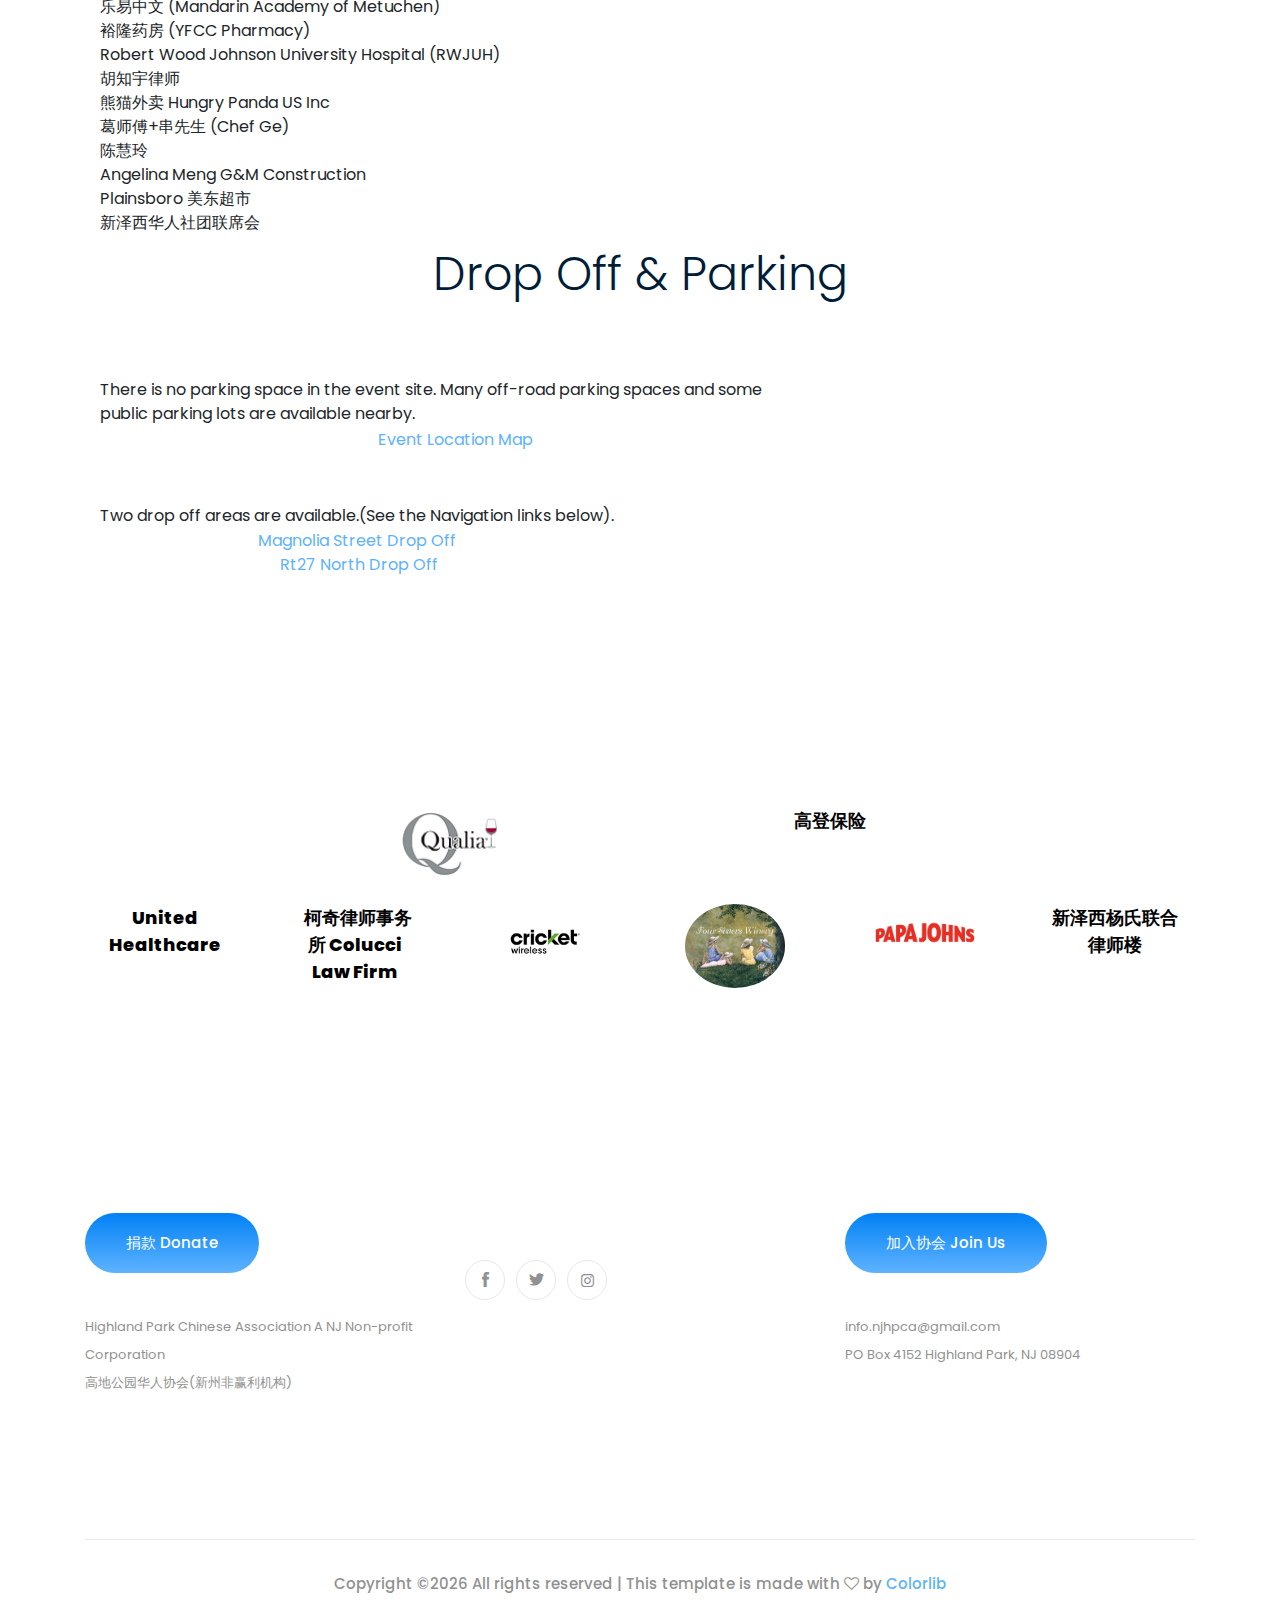
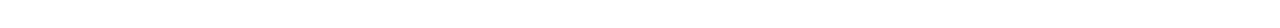
<file: midautumn-2023.html>
<!doctype html>
<html class="no-js" lang="zxx">

<head>
    <meta charset="utf-8">
    <meta http-equiv="x-ua-compatible" content="ie=edge">
    <title>NJHPCA</title>
    <meta name="keywords"
          content="NJHPCA, HP, HPCA, community, charity, culture, Chinese, donation, Highland Park Chinese Association A New Jersey Non-profit Corporation">
    <meta name="description" content="NJHPCA Highland Park Chinese Association A New Jersey Non-profit Corporation">

    <meta name="viewport" content="width=device-width, initial-scale=1">

    <!-- <link rel="manifest" href="site.webmanifest"> -->
    <link rel="shortcut icon" type="image/x-icon" href="img/favicon.png">
    <!-- Place favicon.ico in the root directory -->

    <!-- CSS here -->
    <link rel="stylesheet" href="css/bootstrap.min.css">
    <link rel="stylesheet" href="css/owl.carousel.min.css">
    <link rel="stylesheet" href="css/magnific-popup.css">
    <link rel="stylesheet" href="css/font-awesome.min.css">
    <link rel="stylesheet" href="css/themify-icons.css">
    <link rel="stylesheet" href="css/nice-select.css">
    <link rel="stylesheet" href="css/flaticon.css">
    <link rel="stylesheet" href="css/gijgo.css">
    <link rel="stylesheet" href="css/animate.css">
    <link rel="stylesheet" href="css/slick.css">
    <link rel="stylesheet" href="css/slicknav.css">
    <link rel="stylesheet" href="css/style.css">
    <!-- <link rel="stylesheet" href="css/responsive.css"> -->
</head>

<body>
<!--[if lte IE 9]>
<p class="browserupgrade">You are using an <strong>outdated</strong> browser. Please <a href="https://browsehappy.com/">upgrade
    your browser</a> to improve your experience and security.</p>
<![endif]-->

<!-- header-start -->
<header>
    <div class="header-area ">
        <div class="header-top_area d-none d-lg-block">
            <div class="container">
                <div class="row">
                </div>
            </div>
        </div>
        <div id="sticky-header" class="main-header-area">
            <div class="container">
                <div class="header_bottom_border">
                    <div class="row align-items-center">
                        <div class="col-xl-3 col-lg-2">
                            <div class="logo">
                                <a href="index.html">
                                    <img src="img/njhpca-origin.png" alt="NJHPCA" class="rounded-circle" width=120
                                         height=70>
                                </a>
                            </div>
                        </div>
                        <div class="col-xl-6 col-lg-7">
                            <div class="main-menu  d-none d-lg-block">
                                <nav>
                                    <ul id="navigation">
                                        <li><a class="active" href="index.html">home</a></li>
                                        <li><a href="#">Organization <i class="ti-angle-down"></i></a>
                                            <ul class="submenu">
                                                <li><a href="about.html">About</a></li>
                                                <li><a href="officers.html">Volunteer Staff</a></li>
                                                <li>
                                                    <a href="https://docs.google.com/spreadsheets/d/e/2PACX-1vQuE_h_b5d0bGIdbpKJhLi68_aRDWLX-2_KXh7RQSZ3pwhv-IKJppCNta6DF_RDd4MyjoRGtm7ji3WY/pubhtml"
                                                       target="_blank">2020 Donation Records</a></li>
                                                <li><a href="https://forms.gle/Pn5ezJfJtCYU6zFh8" target="_blank">Record
                                                    Your Non Cash Donation</a></li>
                                                <li><a href="https://forms.gle/MpvT5qfEQGehNrWw8" target="_blank">Request
                                                    Cash Donation Receipt</a></li>
                                                <li><a href="https://forms.gle/8Vo2zSSe4CsvG6Dn8" target="_blank">Reimbursement
                                                    Application Form</a></li>
                                            </ul>
                                        </li>
                                        <li><a href="news.html">News</a></li>
                                        <li><a href="#">Documents <i class="ti-angle-down"></i></a>
                                            <ul class="submenu">
                                                <li><a href="NJHPCA_Bylaws_April192020.pdf" target="_blank">Bylaws</a>
                                                </li>
                                                <li><a href="certificate.pdf" target="_blank">Certificate</a></li>
                                                <li>
                                                    <a href="https://docs.google.com/document/d/e/2PACX-1vRFaGL3eJ91LUbTpwhH4YRBOUANL9Pe0qcVI8fvJILDpKdOaLO30CzgFxT_7rwdzA/pub"
                                                       target="_blank">Download Waiver Form</a></li>
                                            </ul>
                                        </li>
                                    </ul>
                                </nav>
                            </div>
                        </div>
                        <div class="col-xl-3 col-lg-3 d-none d-lg-block">
                            <div class="Appointment">
                                <div class="book_btn d-none d-lg-block">
                                    <a href="donate.html">Donate</a>
                                    <a href="joinus.html">Join Us</a>
                                </div>
                            </div>
                        </div>
                        <div class="col-12">
                            <div class="mobile_menu d-block d-lg-none"></div>
                        </div>
                    </div>
                </div>

            </div>
        </div>
    </div>
</header>
<!-- header-end -->

<!-- midautumn-start -->


<div class="slider_area">
    <div class="slider_active owl-carousel">

        <div class="single_slider d-flex align-items-center farmersmarket_bg_1 overlay2">

            <div class="container">
                <div class="row">
                    <div class="col-xl-12">
                        <div class="slider_text ">

                            <h3>2023 中秋游园 MID-AUTUMN FESTIVAL Highland Park</h3>

                            <p>3:00 PM - 6:00 PM 09/30/2023, Saturday <br>
                                Farmers Market 212 Raritan Ave, Highland Park, NJ 08904</p>

                            <a href="2023HP-mid-autumn-festival-menu.pdf" class="boxed-btn3">Shows & Schedule</a>


                            <a href="img/midautumnpic.png" target="_blank" class="boxed-btn3">Event Brochure</a>


                        </div>
                    </div>
                </div>
            </div>
        </div>
    </div>
</div>


<div class="about_info_area">
    <div class="container">
        <div class="row align-items-center">
            <div class="col-xl-12">
                <div class="section_title text-center mb-50">
                    <h3>Video</h3>
                </div>
            </div>
        </div>

        <div class="row align-items-center">
            <div class="col-xl-3"></div>

            <div class="col-xl-6 align-items-center">


                <iframe width="596" height="296" src="https://www.youtube.com/embed/sZdSegbvRTI" title="HighlandParkMid Autumn2023Video 4min" frameborder="0" allow="accelerometer; autoplay; clipboard-write; encrypted-media; gyroscope; picture-in-picture; web-share" allowfullscreen>

                </iframe>

            </div>
            <div class="col-xl-3"></div>
        </div>

        <div class="row">

            <div class="col-xl-6 align-items-center">



                <iframe width="300" height="150" src="https://www.youtube.com/embed/Qpkc_37v6Us"
                        title="HighlandParkMid Autumn2023Video 1min" frameborder="0" allow="accelerometer; autoplay; clipboard-write; encrypted-media; gyroscope; picture-in-picture; web-share" allowfullscreen>


                </iframe>
                <iframe width="300" height="150" src="https://www.youtube.com/embed/YhXnq4Yo834" title="HighlandParkMid Autumn2023Video 11min" frameborder="0" allow="accelerometer; autoplay; clipboard-write; encrypted-media; gyroscope; picture-in-picture; web-share" allowfullscreen>

                </iframe>
            å
                <iframe width="300" height="150" src="https://www.youtube.com/embed/MDNG9ChkZ9M" title="WKFFC - Lion Dance at Highland Park" frameborder="0" allow="accelerometer; autoplay; clipboard-write; encrypted-media; gyroscope; picture-in-picture; web-share" allowfullscreen>

                </iframe>



            </div>
        </div>


        <div class="row  align-items-center">

            <div class="col-xl-12  align-items-center">
                Thanks <a href="https://www.hpboro.com" target="_blank" class="learn_more">Borough of Highland
                Park</a> for supporting the event.
                Thanks <a href="https://www.facebook.com/people/Mayor-Elsie-Foster/100065034969458/" target="_blank"
                          class="learn_more">Mayor Elsie Foster</a> for suggesting this event.</p>

            </div>
        </div>


        <div class="row align-items-center">
            <div class="col-xl-12">
                <div class="section_title text-center mb-50">
                    <h3>Performers</h3>
                </div>
            </div>
            <div class="row">
                <div class="col-xl-2"></div>
                <div class="col-xl-8">
                    <ul>
                        <li>尚武武术中心(Wushu-Kungfu Fitness Center)</li>
                        <li>新州歌舞队(New Jersey Dance Troupe)</li>
                        <li>乐易中文(Mandarin Academy of Metuchen)</li>
                        <li>华夏爱迪生舞蹈队</li>
                        <li>紫竹民乐队(Zi Zhu Tranditional Music Band)</li>

                        <li>张迎潮</li>
                        <li>Silk&SwaggerSquad</li>
                        <li>杨瑾团队</li>
                        <li>鲁洁波(Jiebo Lu)， 程艳(Yan Cheng)</li>
                        <li>HP Martial Arts</li>
                        <li>紫藤艺术团</li>
                        <li>張錦鵬太極團隊(Zhang Jinpeng Tai Chi Team)</li>
                        <li>Sri Saraswathi Nrityala</li>

                        <li>愛迪生中文學校 (Edison Chinese School)</li>
                    </ul>
                </div>
                <div class="col-xl-2"></div>
            </div>
        </div>

        <div class="row align-items-center">
            <div class="col-xl-12">
                <div class="section_title text-center mb-50">
                    <h3>Sponsors</h3>
                </div>
            </div>
            <div class="col-xl-12">
                <div class="col-xl-2 col-md-2 col-lg-2"></div>
                <div class="col-xl-8 col-md-8 col-lg-8">
                    <p style="font-size: 25px;color: gold"> Gold Sponsors:</p>
                </div>
                <div class="col-xl-2 col-md-2 col-lg-2"></div>
            </div>


            <div class="col-xl-12">
                <div class="col-xl-2 col-md-2 col-lg-2"></div>
                <div class="col-xl-8 col-md-8 col-lg-8">
                    <ul>
                        <li><a href="http://www.qualiaglass.com" target="_blank">Qualia Glass</a></li>
                        <li><a href="https://youtu.be/65F0kikq-iY?si=vFsLI3F3_26a616q" target="_blank">高登保险</a></li>
                    </ul>
                </div>
                <div class="col-xl-2 col-md-2 col-lg-2"></div>
            </div>
            <div class="col-xl-12">
                <div class="col-xl-2 col-md-2 col-lg-2"></div>
                <div class="col-xl-8 col-md-8 col-lg-8">
                    <p style="font-size: 25px;color: gold"> Silver Sponsors:</p>
                </div>
                <div class="col-xl-2 col-md-2 col-lg-2"></div>
            </div>

            <div class="col-xl-12">
                <div class="col-xl-2 col-md-2 col-lg-2"></div>
                <div class="col-xl-8 col-md-8 col-lg-8">
                    <ul>
                        <li><a href="https://www.uhcasian.com/" target="_blank">UnitedHealthcare</a></li>
                        <li><a href="img/colucci-attorney.jpeg" target="_blank">柯奇律师事务所</a></li>
                        <li><a href="https://www.cricketwireless.com/" target="_blank">联合电讯 (Cricket Wireless)</a>
                        </li>
                        <li><a href="img/yang-atterney.jpeg" target="_blank"> 新泽西杨氏联合律师楼</a></li>
                        <li><a href="http://www.foursisterswinery.com" target="_blank">Four Sisters Winery</a></li>
                        <li>新泽西旗舰公司</li>
                        <li><a href="https://www.papajohns.com/" target="_blank"> Highland Park Papa Johns Pizza</a>
                        </li>
                    </ul>
                </div>
                <div class="col-xl-2 col-md-2 col-lg-2"></div>
            </div>
            <div class="col-xl-12">
                <div class="col-xl-2 col-md-2 col-lg-2"></div>
                <div class="col-xl-8 col-md-8 col-lg-8">
                    <p style="font-size: 25px;color: gold"> Bronze Sponsors:</p>
                </div>
                <div class="col-xl-2 col-md-2 col-lg-2"></div>
            </div>

            <div class="col-xl-12">
                <div class="col-xl-2 col-md-2 col-lg-2"></div>
                <div class="col-xl-8 col-md-8 col-lg-8">
                    <ul>
                        <li>国宝银行</li>
                        <li><a href="http://www.realmart.com" target="_blank"> Realmart Realty</a></li>
                        <li>Highland Park Arts Commission</li>
                        <li>Highland Park Human Relations Commission</li>
                        <li>小食代 Tasty Moment</li>
                        <li>Spice24二十四味～Little Pot禧锅～Crossing Bridge Rice Noodle云南过桥米线</li>
                        <li><a href="https://www.99ranch.com/" target="_blank"> 99 Ranch Market （大华超市)</a></li>
                    </ul>
                </div>
                <div class="col-xl-2 col-md-2 col-lg-2"></div>
            </div>
            <div class="col-xl-12">
                <div class="col-xl-2 col-md-2 col-lg-2"></div>
                <div class="col-xl-8 col-md-8 col-lg-8">
                    <p style="font-size: 25px;color: gold"> Other Exhibitors/Vendors:</p>
                </div>
                <div class="col-xl-2 col-md-2 col-lg-2"></div>
            </div>

            <div class="col-xl-12">
                <div class="col-xl-2 col-md-2 col-lg-2"></div>
                <div class="col-xl-8 col-md-8 col-lg-8">
                    <ul>
                        <li>金门超市 (Kam Man Food)</li>
                        <li>Highland Park Fang Dollar City</li>
                        <li>巴黎贝甜 （Paris Baguette)</li>
                        <li>虹城美食 (King's Village)</li>
                        <li>谢姐食堂</li>
                        <li>裕隆药房 (YFCC Pharmacy)</li>
                        <li>乐易中文 (Mandarin Academy of Metuchen)</li>
                        <li>裕隆药房 (YFCC Pharmacy)</li>
                        <li>Robert Wood Johnson University Hospital (RWJUH)</li>
                        <li>胡知宇律师</li>
                        <li>熊猫外卖 Hungry Panda US Inc</li>
                        <li>葛师傅+串先生 (Chef Ge)</li>
                        <li>陈慧玲</li>
                        <li>Angelina Meng G&M Construction</li>
                        <li>Plainsboro 美东超市</li>
                        <li>新泽西华人社团联席会</li>
                    </ul>
                </div>
                <div class="col-xl-2 col-md-2 col-lg-2"></div>
            </div>
        </div>
        <div class="row align-items-center">

            <div class="col-xl-12">

                    <div class="section_title text-center mb-50">
                        <h3>Drop Off & Parking</h3>

                    </div>
                </div>

            <div class="col-xl-12">

                    <div class="col-xl-2 col-md-2 col-lg-2"></div>
                    <div class="col-xl-8 col-md-8 col-lg-8">
                        There is no parking space in the event site.
                        Many off-road parking spaces and some public parking lots are available nearby.

                    </div>
                    <div class="col-xl-2 col-md-2 col-lg-2"></div>

                </div>
            <div class="col-xl-12">
                    <div class="section_title text-center mb-50">

                    <div class="col-xl-2 col-md-2 col-lg-2"></div>
                    <div class="col-xl-8 col-md-8 col-lg-8">
                        <a href="img/2023-HP-Mid-Autumn-festival-dropoff-parking.png" target="_blank"
                           style="color: #5DB2FF;">
                            Event Location Map </a>

                    </div>
                    <div class="col-xl-2 col-md-2 col-lg-2"></div>
                    </div>

                </div>
            <div class="col-xl-12">

                    <div class="col-xl-2 col-md-2 col-lg-2"></div>
                    <div class="col-xl-8 col-md-8 col-lg-8">
                        Two drop off areas are available.(See the Navigation links below).

                    </div>
                    <div class="col-xl-2 col-md-2 col-lg-2"></div>

                </div>

            <div class="col-xl-12">
                    <div class="section_title text-center mb-50">


                        <div class="col-xl-6 col-md-6 col-lg-6">
                            <a href="https://www.google.com/maps/place/40%C2%B029'51.3%22N+74%C2%B025'43.5%22W/@40.497578,-74.4313146,428m/data=!3m2!1e3!4b1!4m4!3m3!8m2!3d40.497578!4d-74.428745?entry=ttu"
                               target="_blank" style="color: #5DB2FF;">
                                Magnolia Street Drop Off</a> &nbsp;&nbsp;
                        </div>
                        <div class="col-xl-6 col-md-6 col-lg-6">
                            <a href="https://www.google.com/maps/place/40%C2%B029'55.2%22N+74%C2%B025'45.1%22W/@40.49867,-74.4298254,107m/data=!3m2!1e3!4b1!4m4!3m3!8m2!3d40.49867!4d-74.429183?entry=ttu"
                               target="_blank" style="color: #5DB2FF;">
                                Rt27 North Drop Off</a>&nbsp;&nbsp;
                        </div>

                    </div>


                </div>
            </div>

        </div>
    </div>
</div>


<!-- midautumn-end -->


<!-- footer start -->
<footer class="footer">
    <div class="footer_top">
        <div class="container">
            <div class="row">
                <div class="col-xl-4 col-md-4 col-lg-4">
                    <div class="footer_widget">
                        <div class="footer_logo">
                            <a href="donate.html" class="boxed-btn3">捐款 Donate</a>

                        </div>
                        <p>Highland Park Chinese Association A NJ Non-profit Corporation<br>高地公园华人协会(新州非赢利机构)
                    </div>
                </div>
                <div class="col-xl-4 col-md-4 col-lg-4">
                    <div class="footer_widget">
                        <div class="socail_links">
                            <ul>
                                <li>
                                    <a href="#">
                                        <i class="ti-facebook"></i>
                                    </a>
                                </li>
                                <li>
                                    <a href="#">
                                        <i class="ti-twitter-alt"></i>
                                    </a>
                                </li>
                                <li>
                                    <a href="#">
                                        <i class="fa fa-instagram"></i>
                                    </a>
                                </li>
                            </ul>
                        </div>
                    </div>
                </div>
                <div class="col-xl-4 col-md-4 col-lg-4">
                    <div class="footer_widget">
                        <div class="footer_logo">
                            <a href="joinus.html" class="boxed-btn3">加入协会 Join Us</a>
                        </div>
                        <p>
                            <a href="#">info.njhpca@gmail.com</a> <br>
                            PO Box 4152 Highland Park, NJ 08904
                        </p>
                    </div>
                </div>
            </div>
        </div>
    </div>
    <div class="copy-right_text">
        <div class="container">
            <div class="footer_border"></div>
            <div class="row">
                <div class="col-xl-12">
                    <p class="copy_right text-center">
                        <!-- Link back to Colorlib can't be removed. Template is licensed under CC BY 3.0. -->
                        Copyright &copy;<script>document.write(new Date().getFullYear());</script>
                        All rights reserved | This template is made with <i class="fa fa-heart-o"
                                                                            aria-hidden="true"></i> by <a
                            href="https://colorlib.com" target="_blank">Colorlib</a>
                        <!-- Link back to Colorlib can't be removed. Template is licensed under CC BY 3.0. -->
                    </p>
                </div>
            </div>
        </div>
    </div>
</footer>
<!--/ footer end  -->

<!-- link that opens popup -->


<!-- JS here -->
<script src="js/vendor/modernizr-3.5.0.min.js"></script>
<script src="js/vendor/jquery-1.12.4.min.js"></script>
<script src="js/popper.min.js"></script>
<script src="js/bootstrap.min.js"></script>
<script src="js/owl.carousel.min.js"></script>
<script src="js/isotope.pkgd.min.js"></script>
<script src="js/ajax-form.js"></script>
<script src="js/waypoints.min.js"></script>
<script src="js/jquery.counterup.min.js"></script>
<script src="js/imagesloaded.pkgd.min.js"></script>
<script src="js/scrollIt.js"></script>
<script src="js/jquery.scrollUp.min.js"></script>
<script src="js/wow.min.js"></script>
<script src="js/nice-select.min.js"></script>
<script src="js/jquery.slicknav.min.js"></script>
<script src="js/jquery.magnific-popup.min.js"></script>
<script src="js/plugins.js"></script>
<script src="js/gijgo.min.js"></script>
<script src="js/slick.min.js"></script>
<script src="js/ad-bar.js"></script>
<!--contact js-->
<script src="js/contact.js"></script>
<script src="js/jquery.ajaxchimp.min.js"></script>
<script src="js/jquery.form.js"></script>
<script src="js/jquery.validate.min.js"></script>
<script src="js/mail-script.js"></script>

<script src="js/main.js"></script>
</div>
</body>

</html>
</file>
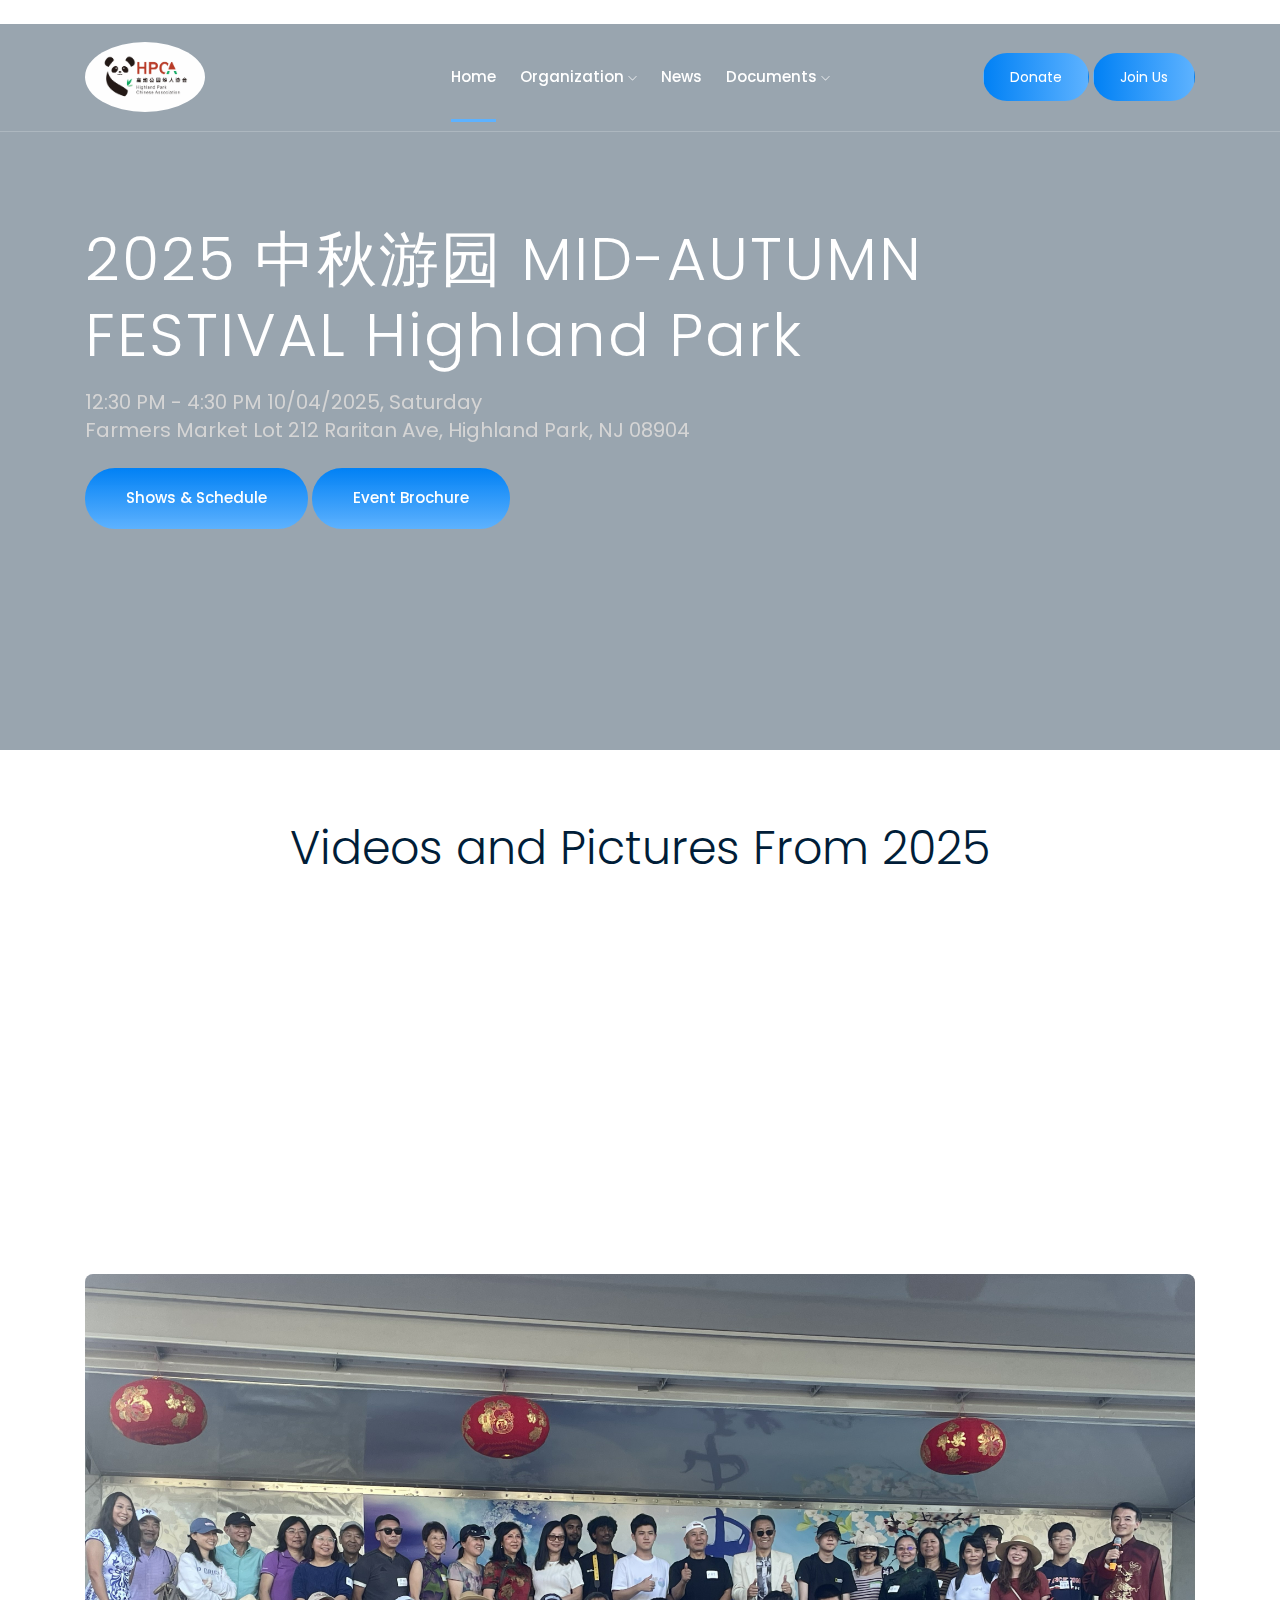
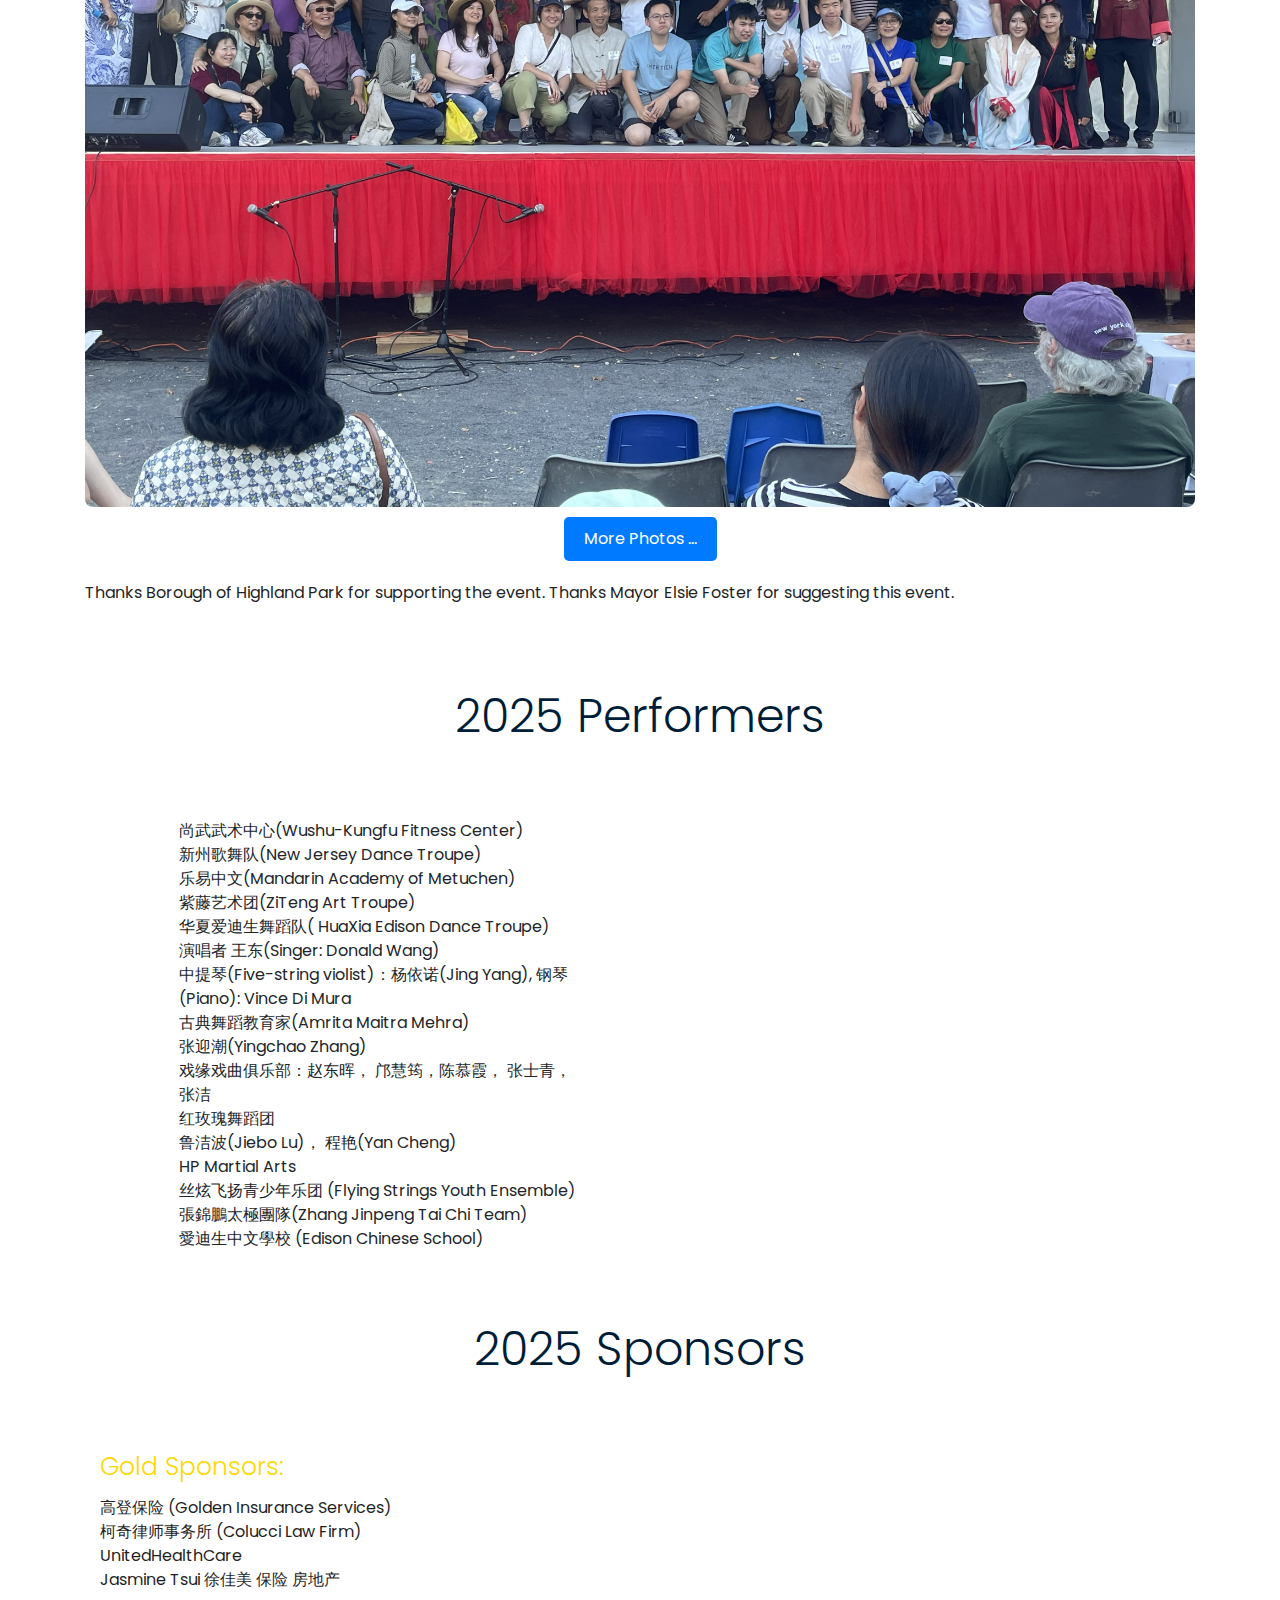
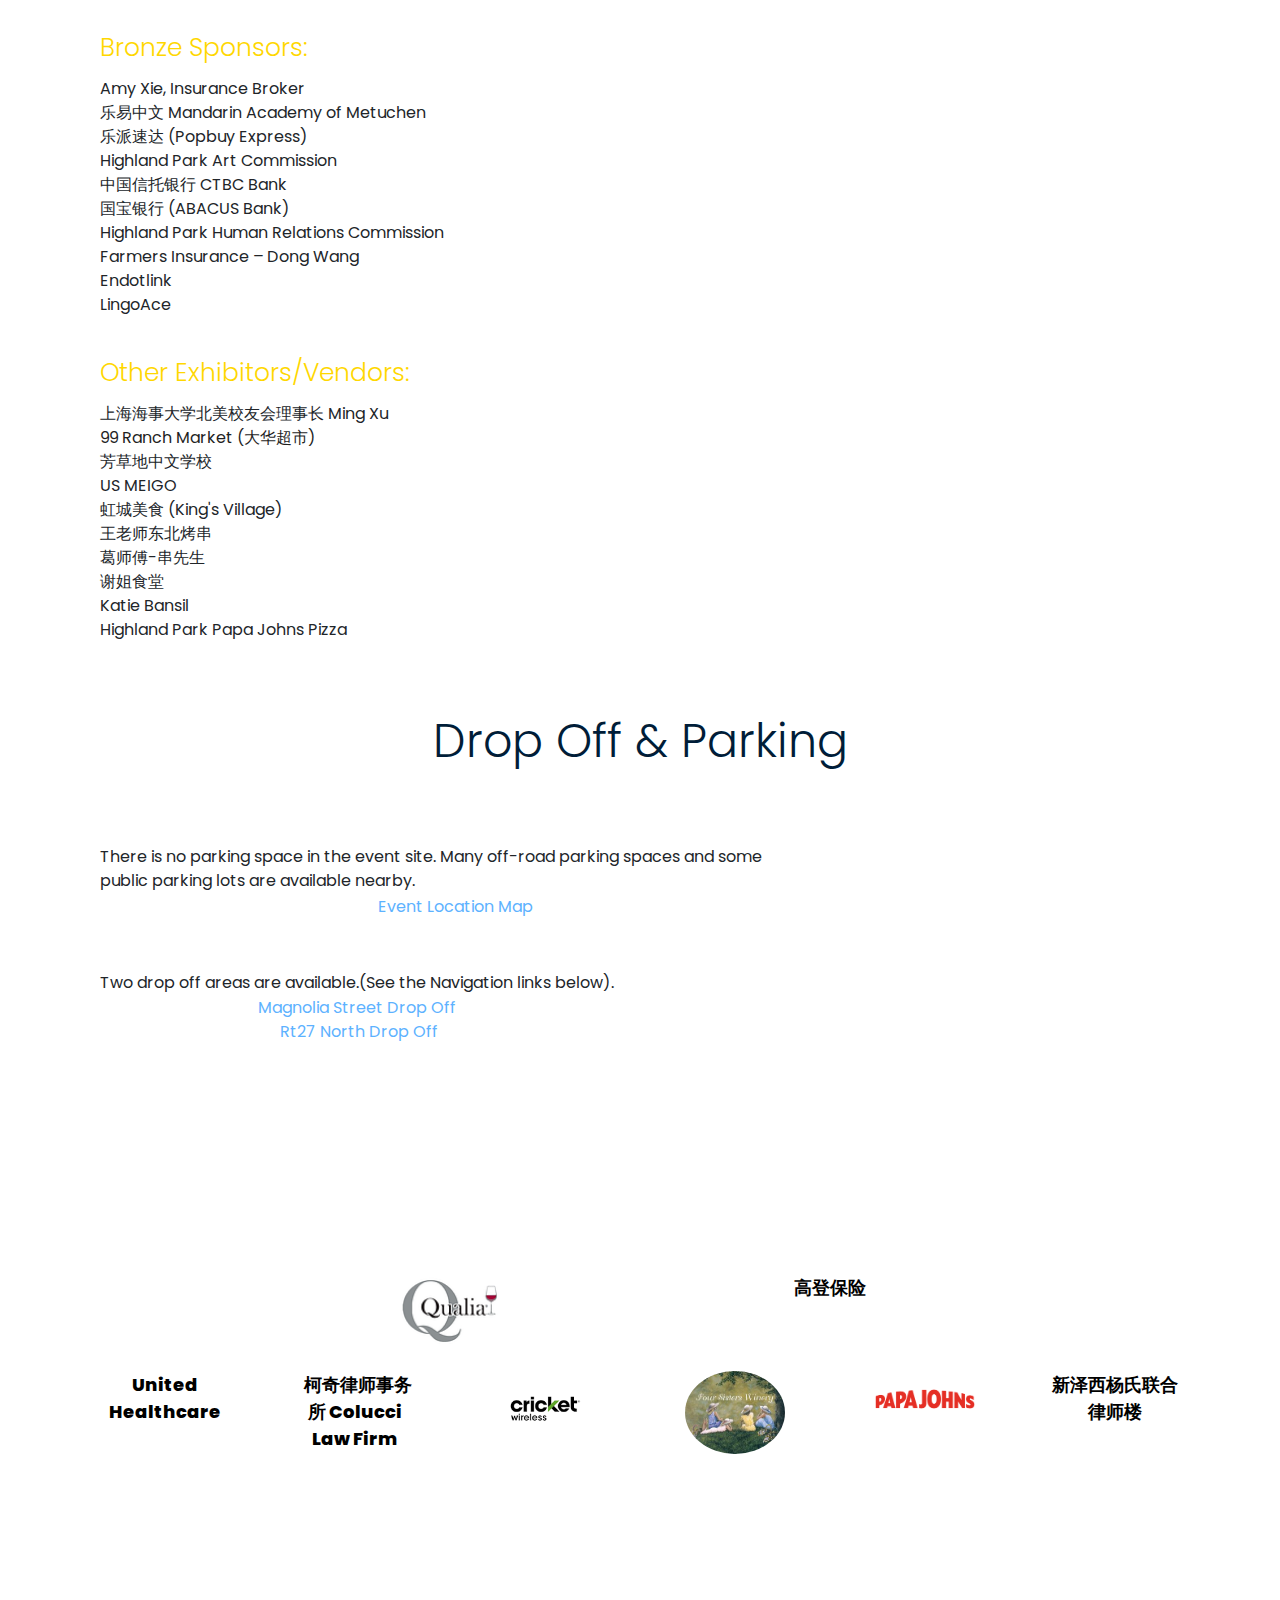
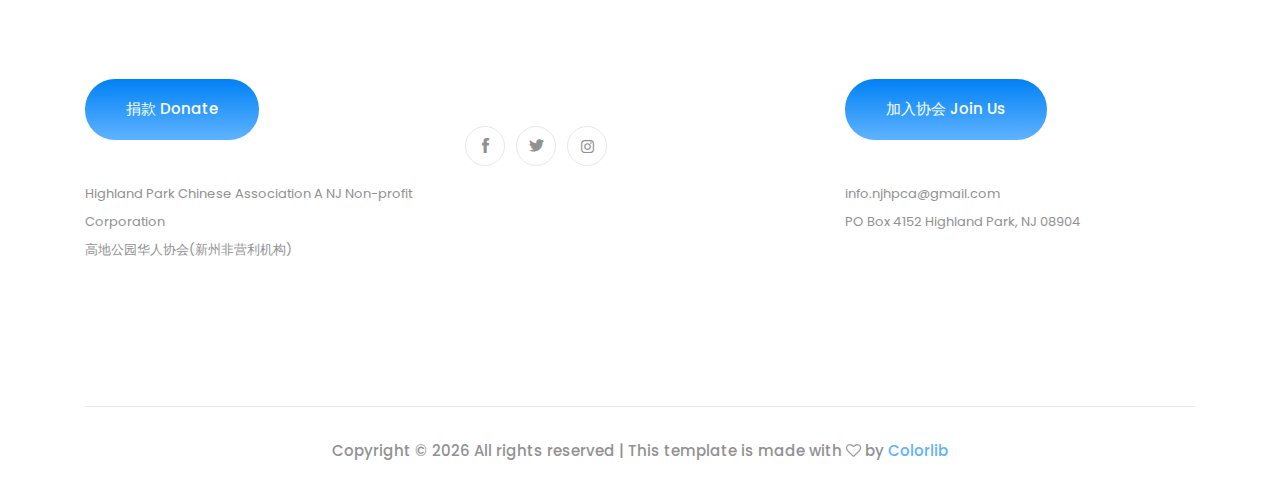
<file: midautumn-2025.html>
<!doctype html>
<html class="no-js" lang="zxx">

<head>
    <meta charset="utf-8">
    <meta http-equiv="x-ua-compatible" content="ie=edge">
    <title>NJHPCA</title>
    <meta name="keywords"
        content="NJHPCA, HP, HPCA, community, charity, culture, Chinese, donation, Highland Park Chinese Association A New Jersey Non-profit Corporation">
    <meta name="description" content="NJHPCA Highland Park Chinese Association A New Jersey Non-profit Corporation">

    <meta name="viewport" content="width=device-width, initial-scale=1">

    <!-- <link rel="manifest" href="site.webmanifest"> -->
    <link rel="shortcut icon" type="image/x-icon" href="img/favicon.png">
    <!-- Place favicon.ico in the root directory -->

    <!-- CSS here -->
    <link rel="stylesheet" href="css/bootstrap.min.css">
    <link rel="stylesheet" href="css/owl.carousel.min.css">
    <link rel="stylesheet" href="css/magnific-popup.css">
    <link rel="stylesheet" href="css/font-awesome.min.css">
    <link rel="stylesheet" href="css/themify-icons.css">
    <link rel="stylesheet" href="css/nice-select.css">
    <link rel="stylesheet" href="css/flaticon.css">
    <link rel="stylesheet" href="css/gijgo.css">
    <link rel="stylesheet" href="css/animate.css">
    <link rel="stylesheet" href="css/slick.css">
    <link rel="stylesheet" href="css/slicknav.css">
    <link rel="stylesheet" href="css/style.css">
    <!-- <link rel="stylesheet" href="css/responsive.css"> -->
</head>

<body>
    <!--[if lte IE 9]>
<p class="browserupgrade">You are using an <strong>outdated</strong> browser. Please <a href="https://browsehappy.com/">upgrade
    your browser</a> to improve your experience and security.</p>
<![endif]-->

    <!-- header-start -->
    <header>
        <div class="header-area ">
            <div class="header-top_area d-none d-lg-block">
                <div class="container">
                    <div class="row">
                    </div>
                </div>
            </div>
            <div id="sticky-header" class="main-header-area">
                <div class="container">
                    <div class="header_bottom_border">
                        <div class="row align-items-center">
                            <div class="col-xl-3 col-lg-2">
                                <div class="logo">
                                    <a href="index.html">
                                        <img src="img/njhpca-origin.png" alt="NJHPCA" class="rounded-circle" width=120
                                            height=70>
                                    </a>
                                </div>
                            </div>
                            <div class="col-xl-6 col-lg-7">
                                <div class="main-menu  d-none d-lg-block">
                                    <nav>
                                        <ul id="navigation">
                                            <li><a class="active" href="index.html">home</a></li>
                                            <li><a href="#">Organization <i class="ti-angle-down"></i></a>
                                                <ul class="submenu">
                                                    <li><a href="about.html">About</a></li>
                                                    <li><a href="officers.html">Volunteer Staff</a></li>
                                                    <li>
                                                        <a href="https://docs.google.com/spreadsheets/d/e/2PACX-1vQuE_h_b5d0bGIdbpKJhLi68_aRDWLX-2_KXh7RQSZ3pwhv-IKJppCNta6DF_RDd4MyjoRGtm7ji3WY/pubhtml"
                                                            target="_blank">2020 Donation Records</a>
                                                    </li>
                                                    <li><a href="https://forms.gle/Pn5ezJfJtCYU6zFh8"
                                                            target="_blank">Record
                                                            Your Non Cash Donation</a></li>
                                                    <li><a href="https://forms.gle/MpvT5qfEQGehNrWw8"
                                                            target="_blank">Request
                                                            Cash Donation Receipt</a></li>
                                                    <li><a href="https://forms.gle/8Vo2zSSe4CsvG6Dn8"
                                                            target="_blank">Reimbursement
                                                            Application Form</a></li>
                                                </ul>
                                            </li>
                                            <li><a href="news.html">News</a></li>
                                            <li><a href="#">Documents <i class="ti-angle-down"></i></a>
                                                <ul class="submenu">
                                                    <li><a href="NJHPCA_Bylaws_April192020.pdf"
                                                            target="_blank">Bylaws</a>
                                                    </li>
                                                    <li><a href="certificate.pdf" target="_blank">Certificate</a></li>
                                                    <li>
                                                        <a href="https://docs.google.com/document/d/e/2PACX-1vRFaGL3eJ91LUbTpwhH4YRBOUANL9Pe0qcVI8fvJILDpKdOaLO30CzgFxT_7rwdzA/pub"
                                                            target="_blank">Download Waiver Form</a>
                                                    </li>
                                                </ul>
                                            </li>
                                        </ul>
                                    </nav>
                                </div>
                            </div>
                            <div class="col-xl-3 col-lg-3 d-none d-lg-block">
                                <div class="Appointment">
                                    <div class="book_btn d-none d-lg-block">
                                        <a href="donate.html">Donate</a>
                                        <a href="joinus.html">Join Us</a>
                                    </div>
                                </div>
                            </div>
                            <div class="col-12">
                                <div class="mobile_menu d-block d-lg-none"></div>
                            </div>
                        </div>
                    </div>

                </div>
            </div>
        </div>
    </header>
    <!-- header-end -->

    <!-- midautumn-start -->


    <div class="slider_area">
        <div class="slider_active owl-carousel">

            <div class="single_slider d-flex align-items-center farmersmarket_bg_1 overlay2">

                <div class="container">
                    <div class="row">
                        <div class="col-xl-12">
                            <div class="slider_text ">

                                <h3>2025 中秋游园 MID-AUTUMN FESTIVAL Highland Park</h3>

                                <p>12:30 PM - 4:30 PM 10/04/2025, Saturday <br>
                                    Farmers Market Lot 212 Raritan Ave, Highland Park, NJ 08904</p>

                                <a href="img/2025 MidAutumn/2025 中秋游园节目list-7.pdf" class="boxed-btn3">Shows &
                                    Schedule</a>

                                <!-- TODO: delete coming soon container and replace with correct pdf in line above when pdf is ready -->
                                <!-- <div class="coming-soon-container">
                                <button class="boxed-btn3" type="button" tabindex="-1" style="pointer-events: none;">Shows & Schedule</button>
                                <span class="coming-soon-popup">Coming Soon!</span>
                            </div>  -->

                                <a href="img/2025brochure.png" target="_blank" class="boxed-btn3">Event Brochure</a>


                            </div>
                        </div>
                    </div>
                </div>
            </div>
        </div>
    </div>


    <div class="about_info_area">
        <div class="container">
            <div class="row align-items-center">
                <div class="col-xl-12">
                    <div class="section_title text-center mb-50">
                        <h3 style="margin-top: 60px;">Videos and Pictures From 2025</h3>
                    </div>
                </div>
            </div>

            <div class="row align-items-center">
                <div class="col-xl-3"></div>

                <div class="col-xl-6 align-items-center">


                    <iframe width="596" height="296" src="https://www.youtube.com/embed/IUMlipz9f9o"
                        title="HighlandPark Mid Autumn2025Video 11min" frameborder="0"
                        allow="accelerometer; autoplay; clipboard-write; encrypted-media; gyroscope; picture-in-picture; web-share"
                        allowfullscreen>

                    </iframe>

                </div>
                <div class="col-xl-3"></div>
            </div>

            <div class="photo-section" style="text-align: center; margin: 20px 0;">
                <img src="img/2025 MidAutumn/IMG_7518[1].jpg" alt="Event Photo"
                    style="max-width: 100%; height: auto; border-radius: 8px;">

                <br>

                <!--  <a href="https://photos.app.goo.gl/NejsK1AxiUYLoGHy5"
                    style="display: inline-block; margin-top: 10px; font-weight: bold; color: #007bff; text-decoration: none;">
                    More Photos ......
                </a>  -->

                <a href="https://photos.app.goo.gl/NejsK1AxiUYLoGHy5"
                    style="display: inline-block; margin-top: 10px; padding: 10px 20px; background-color: #007bff; color: white; border-radius: 5px; text-decoration: none;">
                    More Photos ...
                </a>

            </div>
            <!-- <div class="row">

                <div class="col-xl-6 align-items-center">



                    <iframe width="300" height="150" src="https://www.youtube.com/embed/Qpkc_37v6Us"
                        title="HighlandParkMid Autumn2023Video 1min" frameborder="0"
                        allow="accelerometer; autoplay; clipboard-write; encrypted-media; gyroscope; picture-in-picture; web-share"
                        allowfullscreen>


                    </iframe>

                </div>
            </div>  -->


            <div class="row  align-items-center">

                <div class="col-xl-12  align-items-center">
                    Thanks <a href="https://www.hpboro.com" target="_blank" class="learn_more">Borough of Highland
                        Park</a> for supporting the event.
                    Thanks <a href="https://www.facebook.com/people/Mayor-Elsie-Foster/100065034969458/" target="_blank"
                        class="learn_more">Mayor Elsie Foster</a> for suggesting this event.</p>

                </div>
            </div>

            <!-- TODO: Replace 2023 performers and sponsors with the 2025 performers and sponsors when ready -->
            <div class="row align-items-center">
                <div class="col-xl-12">
                    <div class="section_title text-center mb-50">
                        <h3 style="margin-top: 60px;"> 2025 Performers</h3>
                    </div>
                </div>
                <div class="row">
                    <div class="col-xl-2"></div>
                    <div class="col-xl-8">
                        <ul>
                            <li>尚武武术中心(Wushu-Kungfu Fitness Center)</li>
                            <li>新州歌舞队(New Jersey Dance Troupe)</li>
                            <li>乐易中文(Mandarin Academy of Metuchen)</li>
                            <li>紫藤艺术团(ZiTeng Art Troupe)</li>
                            <li>华夏爱迪生舞蹈队( HuaXia Edison Dance Troupe)</li>
                            <li>演唱者 王东(Singer: Donald Wang) </li>

                            <li>中提琴(Five-string violist)：杨依诺(Jing Yang), 钢琴(Piano): Vince Di Mura</li>
                            <li>古典舞蹈教育家(Amrita Maitra Mehra)</li>
                            <li>张迎潮(Yingchao Zhang)</li>
                            <li>戏缘戏曲俱乐部：赵东晖， 邝慧筠，陈慕霞， 张士青， 张洁</li>
                            <li>红玫瑰舞蹈团</li>
                            <li>鲁洁波(Jiebo Lu)， 程艳(Yan Cheng)</li>
                            <li>HP Martial Arts</li>
                            <li>丝炫飞扬青少年乐团 (Flying Strings Youth Ensemble)</li>
                            <li>張錦鵬太極團隊(Zhang Jinpeng Tai Chi Team)</li>

                            <li>愛迪生中文學校 (Edison Chinese School)</li>
                        </ul>
                    </div>
                    <div class="col-xl-2"></div>
                </div>
            </div>

            <div class="row align-items-center">
                <div class="col-xl-12">
                    <div class="section_title text-center mb-50">
                        <h3 style="margin-top: 60px;">2025 Sponsors</h3>
                    </div>
                </div>
                <div class="col-xl-12">
                    <div class="col-xl-2 col-md-2 col-lg-2"></div>
                    <div class="col-xl-8 col-md-8 col-lg-8">
                        <p style="font-size: 25px;color: gold"> Gold Sponsors:</p>
                    </div>
                    <div class="col-xl-2 col-md-2 col-lg-2"></div>
                </div>


                <div class="col-xl-12">
                    <div class="col-xl-2 col-md-2 col-lg-2"></div>
                    <div class="col-xl-8 col-md-8 col-lg-8">
                        <ul>

                            <li><a href="https://youtu.be/65F0kikq-iY?si=vFsLI3F3_26a616q" target="_blank">高登保险 (Golden
                                    Insurance Services)</a></li>
                            <li><a href="https://d.pr/v/KHYtac" target="_blank">柯奇律师事务所 (Colucci Law Firm)</a></li>
                            <li><a href="https://www.uhc.com/individuals-families/new-jersey"
                                    target="_blank">UnitedHealthCare</a></li>
                            <li><a href="https://www.youtube.com/channel/UCM98SGQWI07ahZBhsrKtEZw"
                                    target="_blank">Jasmine Tsui 徐佳美 保险 房地产</a></li>
                        </ul>
                    </div>
                    <div class="col-xl-2 col-md-2 col-lg-2"></div>
                </div>
                <!--  <div class="col-xl-12">
                    <div class="col-xl-2 col-md-2 col-lg-2"></div>
                    <div class="col-xl-8 col-md-8 col-lg-8">
                        <p style="font-size: 25px;color: gold"> Silver Sponsors:</p>
                    </div>
                    <div class="col-xl-2 col-md-2 col-lg-2"></div>
                </div>

                <div class="col-xl-12">
                    <div class="col-xl-2 col-md-2 col-lg-2"></div>
                    <div class="col-xl-8 col-md-8 col-lg-8">
                        <ul>
                            <li><a href="https://www.uhcasian.com/" target="_blank">UnitedHealthcare</a></li>
                            <li><a href="img/colucci-attorney.jpeg" target="_blank">柯奇律师事务所</a></li>
                            <li><a href="https://www.cricketwireless.com/" target="_blank">联合电讯 (Cricket Wireless)</a>
                            </li>
                            <li><a href="img/yang-atterney.jpeg" target="_blank"> 新泽西杨氏联合律师楼</a></li>
                            <li><a href="http://www.foursisterswinery.com" target="_blank">Four Sisters Winery</a></li>
                            <li>新泽西旗舰公司</li>
                            <li><a href="https://www.papajohns.com/" target="_blank"> Highland Park Papa Johns Pizza</a>
                            </li>
                        </ul>
                    </div>
                    <div class="col-xl-2 col-md-2 col-lg-2"></div>
                </div>  -->
                <div class="col-xl-12">
                    <div class="col-xl-2 col-md-2 col-lg-2"></div>
                    <div class="col-xl-8 col-md-8 col-lg-8">
                        <p style="font-size: 25px;color: gold; margin-top: 40px;"> Bronze Sponsors:</p>
                    </div>
                    <div class="col-xl-2 col-md-2 col-lg-2"></div>
                </div>

                <div class="col-xl-12">
                    <div class="col-xl-2 col-md-2 col-lg-2"></div>
                    <div class="col-xl-8 col-md-8 col-lg-8">
                        <ul>
                            <li>Amy Xie, Insurance Broker</li>
                            <li>乐易中文 Mandarin Academy of Metuchen</li>
                            <li>乐派速达 (Popbuy Express)</li>
                            <li>Highland Park Art Commission</li>
                            <li>中国信托银行 CTBC Bank</li>
                            <li>国宝银行 (ABACUS Bank)</li>
                            <li>Highland Park Human Relations Commission</li>
                            <li>Farmers Insurance – Dong Wang</li>
                            <li>Endotlink</li>
                            <li>LingoAce</li>

                            <!--<li><a href="http://www.realmart.com" target="_blank"> Realmart Realty</a></li>   -->

                        </ul>
                    </div>
                    <div class="col-xl-2 col-md-2 col-lg-2"></div>
                </div>
                <div class="col-xl-12">
                    <div class="col-xl-2 col-md-2 col-lg-2"></div>
                    <div class="col-xl-8 col-md-8 col-lg-8">
                        <p style="font-size: 25px;color: gold; margin-top: 40px;"> Other Exhibitors/Vendors:</p>
                    </div>
                    <div class="col-xl-2 col-md-2 col-lg-2"></div>
                </div>

                <div class="col-xl-12">
                    <div class="col-xl-2 col-md-2 col-lg-2"></div>
                    <div class="col-xl-8 col-md-8 col-lg-8">
                        <ul>
                            <li>上海海事大学北美校友会理事长 Ming Xu</li>
                            <li><a href="https://www.99ranch.com/" target="_blank"> 99 Ranch Market (大华超市)</a></li>
                            <li>芳草地中文学校</li>
                            <li>US MEIGO</li>
                            <li>虹城美食 (King's Village)</li>
                            <li>王老师东北烤串</li>
                            <li>葛师傅-串先生</li>
                            <li>谢姐食堂</li>

                            <li>Katie Bansil</li>
                            <li>Highland Park Papa Johns Pizza</li>

                        </ul>
                    </div>
                    <div class="col-xl-2 col-md-2 col-lg-2"></div>
                </div>
            </div>
            <div class="row align-items-center">

                <div class="col-xl-12">

                    <div class="section_title text-center mb-50">
                        <h3 style="margin-top: 60px;">Drop Off & Parking</h3>

                    </div>
                </div>

                <div class="col-xl-12">

                    <div class="col-xl-2 col-md-2 col-lg-2"></div>
                    <div class="col-xl-8 col-md-8 col-lg-8">
                        There is no parking space in the event site.
                        Many off-road parking spaces and some public parking lots are available nearby.

                    </div>
                    <div class="col-xl-2 col-md-2 col-lg-2"></div>

                </div>
                <div class="col-xl-12">
                    <div class="section_title text-center mb-50">

                        <div class="col-xl-2 col-md-2 col-lg-2"></div>
                        <div class="col-xl-8 col-md-8 col-lg-8">
                            <a href="img/2025 MidAutumn/2025-HP-Mid-Autumn-festival-dropoff-parking.png" target="_blank"
                                style="color: #5DB2FF;">
                                Event Location Map </a>

                        </div>
                        <div class="col-xl-2 col-md-2 col-lg-2"></div>
                    </div>

                </div>
                <div class="col-xl-12">

                    <div class="col-xl-2 col-md-2 col-lg-2"></div>
                    <div class="col-xl-8 col-md-8 col-lg-8">
                        Two drop off areas are available.(See the Navigation links below).

                    </div>
                    <div class="col-xl-2 col-md-2 col-lg-2"></div>

                </div>

                <div class="col-xl-12">
                    <div class="section_title text-center mb-50">


                        <div class="col-xl-6 col-md-6 col-lg-6">
                            <a href="https://www.google.com/maps/place/40%C2%B029'51.3%22N+74%C2%B025'43.5%22W/@40.497578,-74.4313146,428m/data=!3m2!1e3!4b1!4m4!3m3!8m2!3d40.497578!4d-74.428745?entry=ttu"
                                target="_blank" style="color: #5DB2FF;">
                                Magnolia Street Drop Off</a> &nbsp;&nbsp;
                        </div>
                        <div class="col-xl-6 col-md-6 col-lg-6">
                            <a href="https://www.google.com/maps/place/40%C2%B029'55.2%22N+74%C2%B025'45.1%22W/@40.49867,-74.4298254,107m/data=!3m2!1e3!4b1!4m4!3m3!8m2!3d40.49867!4d-74.429183?entry=ttu"
                                target="_blank" style="color: #5DB2FF;">
                                Rt27 North Drop Off</a>&nbsp;&nbsp;
                        </div>

                    </div>


                </div>
            </div>

        </div>
    </div>
    </div>


    <!-- midautumn-end -->


    <!-- footer start -->
    <footer class="footer">
        <div class="footer_top">
            <div class="container">
                <div class="row">
                    <div class="col-xl-4 col-md-4 col-lg-4">
                        <div class="footer_widget">
                            <div class="footer_logo">
                                <a href="donate.html" class="boxed-btn3">捐款 Donate</a>

                            </div>
                            <p>Highland Park Chinese Association A NJ Non-profit Corporation<br>高地公园华人协会(新州非营利机构)
                        </div>
                    </div>
                    <div class="col-xl-4 col-md-4 col-lg-4">
                        <div class="footer_widget">
                            <div class="socail_links">
                                <ul>
                                    <li>
                                        <a href="#">
                                            <i class="ti-facebook"></i>
                                        </a>
                                    </li>
                                    <li>
                                        <a href="#">
                                            <i class="ti-twitter-alt"></i>
                                        </a>
                                    </li>
                                    <li>
                                        <a href="#">
                                            <i class="fa fa-instagram"></i>
                                        </a>
                                    </li>
                                </ul>
                            </div>
                        </div>
                    </div>
                    <div class="col-xl-4 col-md-4 col-lg-4">
                        <div class="footer_widget">
                            <div class="footer_logo">
                                <a href="joinus.html" class="boxed-btn3">加入协会 Join Us</a>
                            </div>
                            <p>
                                <a href="#">info.njhpca@gmail.com</a> <br>
                                PO Box 4152 Highland Park, NJ 08904
                            </p>
                        </div>
                    </div>
                </div>
            </div>
        </div>
        <div class="copy-right_text">
            <div class="container">
                <div class="footer_border"></div>
                <div class="row">
                    <div class="col-xl-12">
                        <p class="copy_right text-center">
                            <!-- Link back to Colorlib can't be removed. Template is licensed under CC BY 3.0. -->
                            Copyright &copy;
                            <script>document.write(new Date().getFullYear());</script>
                            All rights reserved | This template is made with <i class="fa fa-heart-o"
                                aria-hidden="true"></i> by <a href="https://colorlib.com" target="_blank">Colorlib</a>
                            <!-- Link back to Colorlib can't be removed. Template is licensed under CC BY 3.0. -->
                        </p>
                    </div>
                </div>
            </div>
        </div>
    </footer>
    <!--/ footer end  -->

    <!-- link that opens popup -->


    <!-- JS here -->
    <script src="js/vendor/modernizr-3.5.0.min.js"></script>
    <script src="js/vendor/jquery-1.12.4.min.js"></script>
    <script src="js/popper.min.js"></script>
    <script src="js/bootstrap.min.js"></script>
    <script src="js/owl.carousel.min.js"></script>
    <script src="js/isotope.pkgd.min.js"></script>
    <script src="js/ajax-form.js"></script>
    <script src="js/waypoints.min.js"></script>
    <script src="js/jquery.counterup.min.js"></script>
    <script src="js/imagesloaded.pkgd.min.js"></script>
    <script src="js/scrollIt.js"></script>
    <script src="js/jquery.scrollUp.min.js"></script>
    <script src="js/wow.min.js"></script>
    <script src="js/nice-select.min.js"></script>
    <script src="js/jquery.slicknav.min.js"></script>
    <script src="js/jquery.magnific-popup.min.js"></script>
    <script src="js/plugins.js"></script>
    <script src="js/gijgo.min.js"></script>
    <script src="js/slick.min.js"></script>
    <script src="js/ad-bar.js"></script>
    <!--contact js-->
    <script src="js/contact.js"></script>
    <script src="js/jquery.ajaxchimp.min.js"></script>
    <script src="js/jquery.form.js"></script>
    <script src="js/jquery.validate.min.js"></script>
    <script src="js/mail-script.js"></script>

    <script src="js/main.js"></script>
    </div>
</body>

</html>
</file>
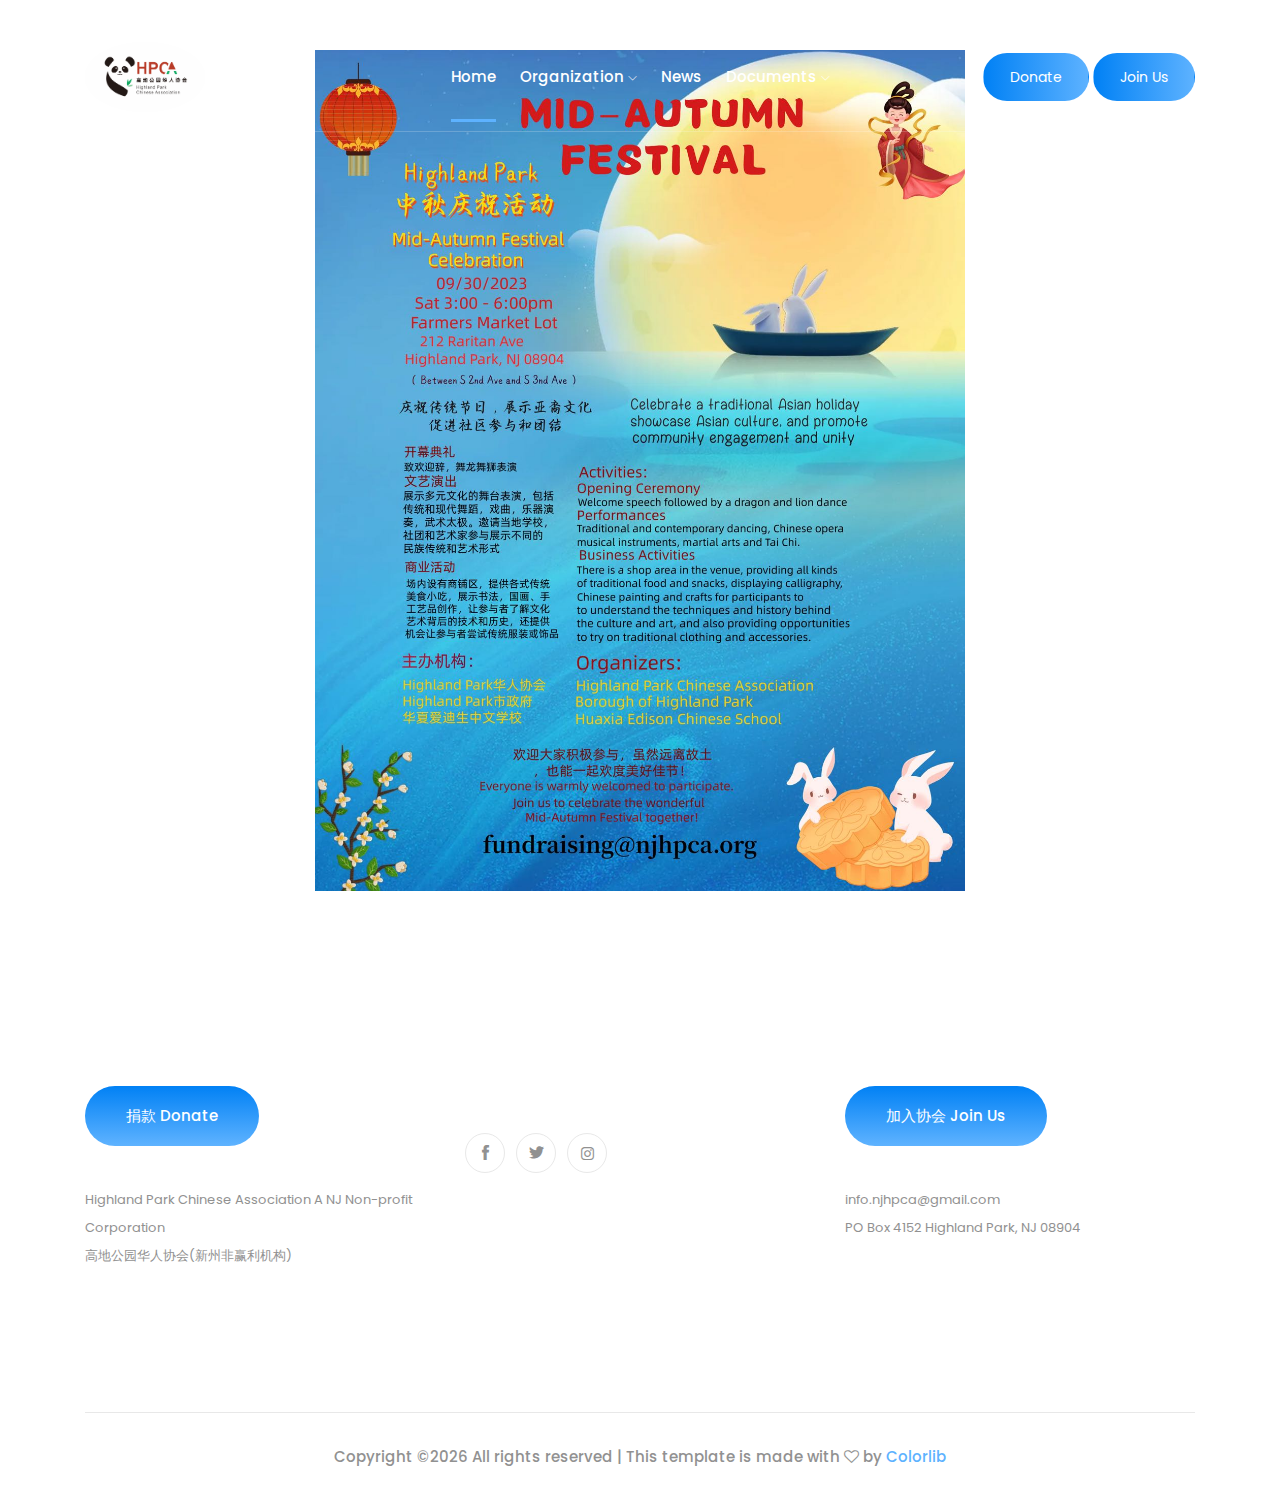
<file: midautumn.html>
<!doctype html>
<html class="no-js" lang="zxx">

<head>
    <meta charset="utf-8">
    <meta http-equiv="x-ua-compatible" content="ie=edge">
    <title>NJHPCA</title>
    <meta name="keywords" content="NJHPCA, HP, HPCA, community, charity, culture, Chinese, donation, Highland Park Chinese Association A New Jersey Non-profit Corporation">
    <meta name="description" content="NJHPCA Highland Park Chinese Association A New Jersey Non-profit Corporation">

    <meta name="viewport" content="width=device-width, initial-scale=1">

    <!-- <link rel="manifest" href="site.webmanifest"> -->
    <link rel="shortcut icon" type="image/x-icon" href="img/favicon.png">
    <!-- Place favicon.ico in the root directory -->

    <!-- CSS here -->
    <link rel="stylesheet" href="css/bootstrap.min.css">
    <link rel="stylesheet" href="css/owl.carousel.min.css">
    <link rel="stylesheet" href="css/magnific-popup.css">
    <link rel="stylesheet" href="css/font-awesome.min.css">
    <link rel="stylesheet" href="css/themify-icons.css">
    <link rel="stylesheet" href="css/nice-select.css">
    <link rel="stylesheet" href="css/flaticon.css">
    <link rel="stylesheet" href="css/gijgo.css">
    <link rel="stylesheet" href="css/animate.css">
    <link rel="stylesheet" href="css/slick.css">
    <link rel="stylesheet" href="css/slicknav.css">
    <link rel="stylesheet" href="css/style.css">
    <!-- <link rel="stylesheet" href="css/responsive.css"> -->
</head>

<body>
    <!--[if lte IE 9]>
            <p class="browserupgrade">You are using an <strong>outdated</strong> browser. Please <a href="https://browsehappy.com/">upgrade your browser</a> to improve your experience and security.</p>
        <![endif]-->

    <!-- header-start -->
    <header>
        <div class="header-area ">
            <div class="header-top_area d-none d-lg-block">
                <div class="container">
                    <div class="row">
                    </div>
                </div>
            </div>
            <div id="sticky-header" class="main-header-area">
                <div class="container">
                    <div class="header_bottom_border">
                        <div class="row align-items-center">
                            <div class="col-xl-3 col-lg-2">
                                <div class="logo">
                                    <a href="index.html">
                                        <img src="img/njhpca-origin.png" alt="NJHPCA" class="rounded-circle" width=120 height=70>
                                    </a> 
                                </div>
                            </div>
                            <div class="col-xl-6 col-lg-7">
                                <div class="main-menu  d-none d-lg-block">
                                    <nav>
                                        <ul id="navigation">
                                            <li><a class="active" href="index.html">home</a></li>
                                            <li><a href="#">Organization <i class="ti-angle-down"></i></a>
                                                <ul class="submenu">
                                                        <li><a href="about.html">About</a></li>
                                                        <li><a href="officers.html">Volunteer Staff</a></li>
                                                        <li><a href="https://docs.google.com/spreadsheets/d/e/2PACX-1vQuE_h_b5d0bGIdbpKJhLi68_aRDWLX-2_KXh7RQSZ3pwhv-IKJppCNta6DF_RDd4MyjoRGtm7ji3WY/pubhtml" target= "_blank">2020 Donation Records</a></li>
                                                        <li><a href="https://forms.gle/Pn5ezJfJtCYU6zFh8"  target= "_blank">Record Your Non Cash Donation</a></li>
                                                        <li><a href="https://forms.gle/MpvT5qfEQGehNrWw8"  target= "_blank">Request Cash Donation Receipt</a></li>
                                                        <li><a href="https://forms.gle/8Vo2zSSe4CsvG6Dn8"  target= "_blank">Reimbursement Application Form</a></li>   
                                                    </ul>
                                            </li>
                                            <li><a href="news.html">News</a></li> 
                                            <li><a href="#">Documents <i class="ti-angle-down"></i></a>
                                                <ul class="submenu">
                                                    <li><a href="NJHPCA_Bylaws_April192020.pdf"  target= "_blank">Bylaws</a></li>
                                                    <li><a href="certificate.pdf"  target= "_blank">Certificate</a></li>
                                                    <li><a href="https://docs.google.com/document/d/e/2PACX-1vRFaGL3eJ91LUbTpwhH4YRBOUANL9Pe0qcVI8fvJILDpKdOaLO30CzgFxT_7rwdzA/pub"  target= "_blank">Download Waiver Form</a></li>
                                                </ul>
                                            </li> 
                                        </ul>
                                    </nav>
                                </div>
                            </div>
                            <div class="col-xl-3 col-lg-3 d-none d-lg-block">
                                <div class="Appointment">
                                    <div class="book_btn d-none d-lg-block">
                                        <a  href="donate.html">Donate</a>
                                        <a  href="joinus.html" >Join Us</a>
                                    </div>
                                </div>
                            </div>
                            <div class="col-12">
                                <div class="mobile_menu d-block d-lg-none"></div>
                            </div>
                        </div>
                    </div>

                </div>
            </div>
        </div>
    </header>
    <!-- header-end -->
 
    <!-- midautumn-start -->

    <!DOCTYPE html>
    <html lang="en">
    <head>
        <meta charset="UTF-8">
        <meta name="viewport" content="width=device-width, initial-scale=1.0">
        <style>
            
            /* Create the container for the image */
            .image-container {
                width: 750px;
                margin: 0 auto; /* Center the container horizontally */
                padding: 50px;
            }
    
            /* Style for the image */
            .image-container img {
                max-width: 100%; /* Ensure the image doesn't exceed the container's width */
                height: auto; /* Maintain the image's aspect ratio */
                display: block; /* Remove any extra spacing below the image */
                margin: 0 auto; /* Center the image horizontally */
            }
        </style>
    </head>
    <body>
        <!-- Container for the image -->
        <div class="image-container">
            <img src="img/midautumnpic.png" alt="Your Image">
        </div>
    
    <!-- midautumn-end -->

    <!-- footer start -->
    <footer class="footer">
        <div class="footer_top">
            <div class="container">
                <div class="row">
                    <div class="col-xl-4 col-md-4 col-lg-4">
                        <div class="footer_widget">
                            <div class="footer_logo"> 
                                    <a  href="donate.html" class="boxed-btn3">捐款 Donate</a>
                                 
                            </div>
                            <p>Highland Park Chinese Association A NJ Non-profit Corporation<br>高地公园华人协会(新州非赢利机构) 
                        </div>
                    </div>
                    <div class="col-xl-4 col-md-4 col-lg-4">
                        <div class="footer_widget">
                            <div class="socail_links">
                                <ul>
                                    <li>
                                        <a href="#">
                                            <i class="ti-facebook"></i>
                                        </a>
                                    </li>
                                    <li>
                                        <a href="#">
                                            <i class="ti-twitter-alt"></i>
                                        </a>
                                    </li>
                                    <li>
                                        <a href="#">
                                            <i class="fa fa-instagram"></i>
                                        </a>
                                    </li>
                                </ul>
                            </div>
                        </div>
                    </div>
                    <div class="col-xl-4 col-md-4 col-lg-4">
                        <div class="footer_widget">
                            <div class="footer_logo">
                                <a  href="joinus.html" class="boxed-btn3">加入协会 Join Us</a>
                                </div>
                                <p>
                                    <a href="#">info.njhpca@gmail.com</a> <br>
                                    PO Box 4152 Highland Park, NJ 08904
                            </p> 
                        </div>
                    </div>
                </div>
            </div>
        </div> 
        <div class="copy-right_text">
            <div class="container">
                <div class="footer_border"></div>
                <div class="row">
                    <div class="col-xl-12">
                        <p class="copy_right text-center">
                            <!-- Link back to Colorlib can't be removed. Template is licensed under CC BY 3.0. -->
Copyright &copy;<script>document.write(new Date().getFullYear());</script> All rights reserved | This template is made with <i class="fa fa-heart-o" aria-hidden="true"></i> by <a href="https://colorlib.com" target="_blank">Colorlib</a>
<!-- Link back to Colorlib can't be removed. Template is licensed under CC BY 3.0. -->
                        </p>
                    </div>
                </div>
            </div>
        </div>
    </footer>
    <!--/ footer end  -->

    <!-- link that opens popup -->


    <!-- JS here -->
    <script src="js/vendor/modernizr-3.5.0.min.js"></script>
    <script src="js/vendor/jquery-1.12.4.min.js"></script>
    <script src="js/popper.min.js"></script>
    <script src="js/bootstrap.min.js"></script>
    <script src="js/owl.carousel.min.js"></script>
    <script src="js/isotope.pkgd.min.js"></script>
    <script src="js/ajax-form.js"></script>
    <script src="js/waypoints.min.js"></script>
    <script src="js/jquery.counterup.min.js"></script>
    <script src="js/imagesloaded.pkgd.min.js"></script>
    <script src="js/scrollIt.js"></script>
    <script src="js/jquery.scrollUp.min.js"></script>
    <script src="js/wow.min.js"></script>
    <script src="js/nice-select.min.js"></script>
    <script src="js/jquery.slicknav.min.js"></script>
    <script src="js/jquery.magnific-popup.min.js"></script>
    <script src="js/plugins.js"></script>
    <script src="js/gijgo.min.js"></script>
    <script src="js/slick.min.js"></script>
    <!--contact js-->
    <script src="js/contact.js"></script>
    <script src="js/jquery.ajaxchimp.min.js"></script>
    <script src="js/jquery.form.js"></script>
    <script src="js/jquery.validate.min.js"></script>
    <script src="js/mail-script.js"></script>

    <script src="js/main.js"></script>
</body>

</html>
</file>
<file: css/themify-icons.css>
@font-face {
	font-family: 'themify';
	src:url('../fonts/themify.eot?-fvbane');
	src:url('../fonts/themify.eot?#iefix-fvbane') format('embedded-opentype'),
		url('../fonts/themify.woff?-fvbane') format('woff'),
		url('../fonts/themify.ttf?-fvbane') format('truetype'),
		url('../fonts/themify.svg?-fvbane#themify') format('svg');
	font-weight: normal;
	font-style: normal;
}

[class^="ti-"], [class*=" ti-"] {
	font-family: 'themify';
	/* speak: none; */
	font-style: normal;
	font-weight: normal;
	font-variant: normal;
	text-transform: none;
	line-height: 1;

	/* Better Font Rendering =========== */
	-webkit-font-smoothing: antialiased;
	-moz-osx-font-smoothing: grayscale;
}

.ti-wand:before {
	content: "\e600";
}
.ti-volume:before {
	content: "\e601";
}
.ti-user:before {
	content: "\e602";
}
.ti-unlock:before {
	content: "\e603";
}
.ti-unlink:before {
	content: "\e604";
}
.ti-trash:before {
	content: "\e605";
}
.ti-thought:before {
	content: "\e606";
}
.ti-target:before {
	content: "\e607";
}
.ti-tag:before {
	content: "\e608";
}
.ti-tablet:before {
	content: "\e609";
}
.ti-star:before {
	content: "\e60a";
}
.ti-spray:before {
	content: "\e60b";
}
.ti-signal:before {
	content: "\e60c";
}
.ti-shopping-cart:before {
	content: "\e60d";
}
.ti-shopping-cart-full:before {
	content: "\e60e";
}
.ti-settings:before {
	content: "\e60f";
}
.ti-search:before {
	content: "\e610";
}
.ti-zoom-in:before {
	content: "\e611";
}
.ti-zoom-out:before {
	content: "\e612";
}
.ti-cut:before {
	content: "\e613";
}
.ti-ruler:before {
	content: "\e614";
}
.ti-ruler-pencil:before {
	content: "\e615";
}
.ti-ruler-alt:before {
	content: "\e616";
}
.ti-bookmark:before {
	content: "\e617";
}
.ti-bookmark-alt:before {
	content: "\e618";
}
.ti-reload:before {
	content: "\e619";
}
.ti-plus:before {
	content: "\e61a";
}
.ti-pin:before {
	content: "\e61b";
}
.ti-pencil:before {
	content: "\e61c";
}
.ti-pencil-alt:before {
	content: "\e61d";
}
.ti-paint-roller:before {
	content: "\e61e";
}
.ti-paint-bucket:before {
	content: "\e61f";
}
.ti-na:before {
	content: "\e620";
}
.ti-mobile:before {
	content: "\e621";
}
.ti-minus:before {
	content: "\e622";
}
.ti-medall:before {
	content: "\e623";
}
.ti-medall-alt:before {
	content: "\e624";
}
.ti-marker:before {
	content: "\e625";
}
.ti-marker-alt:before {
	content: "\e626";
}
.ti-arrow-up:before {
	content: "\e627";
}
.ti-arrow-right:before {
	content: "\e628";
}
.ti-arrow-left:before {
	content: "\e629";
}
.ti-arrow-down:before {
	content: "\e62a";
}
.ti-lock:before {
	content: "\e62b";
}
.ti-location-arrow:before {
	content: "\e62c";
}
.ti-link:before {
	content: "\e62d";
}
.ti-layout:before {
	content: "\e62e";
}
.ti-layers:before {
	content: "\e62f";
}
.ti-layers-alt:before {
	content: "\e630";
}
.ti-key:before {
	content: "\e631";
}
.ti-import:before {
	content: "\e632";
}
.ti-image:before {
	content: "\e633";
}
.ti-heart:before {
	content: "\e634";
}
.ti-heart-broken:before {
	content: "\e635";
}
.ti-hand-stop:before {
	content: "\e636";
}
.ti-hand-open:before {
	content: "\e637";
}
.ti-hand-drag:before {
	content: "\e638";
}
.ti-folder:before {
	content: "\e639";
}
.ti-flag:before {
	content: "\e63a";
}
.ti-flag-alt:before {
	content: "\e63b";
}
.ti-flag-alt-2:before {
	content: "\e63c";
}
.ti-eye:before {
	content: "\e63d";
}
.ti-export:before {
	content: "\e63e";
}
.ti-exchange-vertical:before {
	content: "\e63f";
}
.ti-desktop:before {
	content: "\e640";
}
.ti-cup:before {
	content: "\e641";
}
.ti-crown:before {
	content: "\e642";
}
.ti-comments:before {
	content: "\e643";
}
.ti-comment:before {
	content: "\e644";
}
.ti-comment-alt:before {
	content: "\e645";
}
.ti-close:before {
	content: "\e646";
}
.ti-clip:before {
	content: "\e647";
}
.ti-angle-up:before {
	content: "\e648";
}
.ti-angle-right:before {
	content: "\e649";
}
.ti-angle-left:before {
	content: "\e64a";
}
.ti-angle-down:before {
	content: "\e64b";
}
.ti-check:before {
	content: "\e64c";
}
.ti-check-box:before {
	content: "\e64d";
}
.ti-camera:before {
	content: "\e64e";
}
.ti-announcement:before {
	content: "\e64f";
}
.ti-brush:before {
	content: "\e650";
}
.ti-briefcase:before {
	content: "\e651";
}
.ti-bolt:before {
	content: "\e652";
}
.ti-bolt-alt:before {
	content: "\e653";
}
.ti-blackboard:before {
	content: "\e654";
}
.ti-bag:before {
	content: "\e655";
}
.ti-move:before {
	content: "\e656";
}
.ti-arrows-vertical:before {
	content: "\e657";
}
.ti-arrows-horizontal:before {
	content: "\e658";
}
.ti-fullscreen:before {
	content: "\e659";
}
.ti-arrow-top-right:before {
	content: "\e65a";
}
.ti-arrow-top-left:before {
	content: "\e65b";
}
.ti-arrow-circle-up:before {
	content: "\e65c";
}
.ti-arrow-circle-right:before {
	content: "\e65d";
}
.ti-arrow-circle-left:before {
	content: "\e65e";
}
.ti-arrow-circle-down:before {
	content: "\e65f";
}
.ti-angle-double-up:before {
	content: "\e660";
}
.ti-angle-double-right:before {
	content: "\e661";
}
.ti-angle-double-left:before {
	content: "\e662";
}
.ti-angle-double-down:before {
	content: "\e663";
}
.ti-zip:before {
	content: "\e664";
}
.ti-world:before {
	content: "\e665";
}
.ti-wheelchair:before {
	content: "\e666";
}
.ti-view-list:before {
	content: "\e667";
}
.ti-view-list-alt:before {
	content: "\e668";
}
.ti-view-grid:before {
	content: "\e669";
}
.ti-uppercase:before {
	content: "\e66a";
}
.ti-upload:before {
	content: "\e66b";
}
.ti-underline:before {
	content: "\e66c";
}
.ti-truck:before {
	content: "\e66d";
}
.ti-timer:before {
	content: "\e66e";
}
.ti-ticket:before {
	content: "\e66f";
}
.ti-thumb-up:before {
	content: "\e670";
}
.ti-thumb-down:before {
	content: "\e671";
}
.ti-text:before {
	content: "\e672";
}
.ti-stats-up:before {
	content: "\e673";
}
.ti-stats-down:before {
	content: "\e674";
}
.ti-split-v:before {
	content: "\e675";
}
.ti-split-h:before {
	content: "\e676";
}
.ti-smallcap:before {
	content: "\e677";
}
.ti-shine:before {
	content: "\e678";
}
.ti-shift-right:before {
	content: "\e679";
}
.ti-shift-left:before {
	content: "\e67a";
}
.ti-shield:before {
	content: "\e67b";
}
.ti-notepad:before {
	content: "\e67c";
}
.ti-server:before {
	content: "\e67d";
}
.ti-quote-right:before {
	content: "\e67e";
}
.ti-quote-left:before {
	content: "\e67f";
}
.ti-pulse:before {
	content: "\e680";
}
.ti-printer:before {
	content: "\e681";
}
.ti-power-off:before {
	content: "\e682";
}
.ti-plug:before {
	content: "\e683";
}
.ti-pie-chart:before {
	content: "\e684";
}
.ti-paragraph:before {
	content: "\e685";
}
.ti-panel:before {
	content: "\e686";
}
.ti-package:before {
	content: "\e687";
}
.ti-music:before {
	content: "\e688";
}
.ti-music-alt:before {
	content: "\e689";
}
.ti-mouse:before {
	content: "\e68a";
}
.ti-mouse-alt:before {
	content: "\e68b";
}
.ti-money:before {
	content: "\e68c";
}
.ti-microphone:before {
	content: "\e68d";
}
.ti-menu:before {
	content: "\e68e";
}
.ti-menu-alt:before {
	content: "\e68f";
}
.ti-map:before {
	content: "\e690";
}
.ti-map-alt:before {
	content: "\e691";
}
.ti-loop:before {
	content: "\e692";
}
.ti-location-pin:before {
	content: "\e693";
}
.ti-list:before {
	content: "\e694";
}
.ti-light-bulb:before {
	content: "\e695";
}
.ti-Italic:before {
	content: "\e696";
}
.ti-info:before {
	content: "\e697";
}
.ti-infinite:before {
	content: "\e698";
}
.ti-id-badge:before {
	content: "\e699";
}
.ti-hummer:before {
	content: "\e69a";
}
.ti-home:before {
	content: "\e69b";
}
.ti-help:before {
	content: "\e69c";
}
.ti-headphone:before {
	content: "\e69d";
}
.ti-harddrives:before {
	content: "\e69e";
}
.ti-harddrive:before {
	content: "\e69f";
}
.ti-gift:before {
	content: "\e6a0";
}
.ti-game:before {
	content: "\e6a1";
}
.ti-filter:before {
	content: "\e6a2";
}
.ti-files:before {
	content: "\e6a3";
}
.ti-file:before {
	content: "\e6a4";
}
.ti-eraser:before {
	content: "\e6a5";
}
.ti-envelope:before {
	content: "\e6a6";
}
.ti-download:before {
	content: "\e6a7";
}
.ti-direction:before {
	content: "\e6a8";
}
.ti-direction-alt:before {
	content: "\e6a9";
}
.ti-dashboard:before {
	content: "\e6aa";
}
.ti-control-stop:before {
	content: "\e6ab";
}
.ti-control-shuffle:before {
	content: "\e6ac";
}
.ti-control-play:before {
	content: "\e6ad";
}
.ti-control-pause:before {
	content: "\e6ae";
}
.ti-control-forward:before {
	content: "\e6af";
}
.ti-control-backward:before {
	content: "\e6b0";
}
.ti-cloud:before {
	content: "\e6b1";
}
.ti-cloud-up:before {
	content: "\e6b2";
}
.ti-cloud-down:before {
	content: "\e6b3";
}
.ti-clipboard:before {
	content: "\e6b4";
}
.ti-car:before {
	content: "\e6b5";
}
.ti-calendar:before {
	content: "\e6b6";
}
.ti-book:before {
	content: "\e6b7";
}
.ti-bell:before {
	content: "\e6b8";
}
.ti-basketball:before {
	content: "\e6b9";
}
.ti-bar-chart:before {
	content: "\e6ba";
}
.ti-bar-chart-alt:before {
	content: "\e6bb";
}
.ti-back-right:before {
	content: "\e6bc";
}
.ti-back-left:before {
	content: "\e6bd";
}
.ti-arrows-corner:before {
	content: "\e6be";
}
.ti-archive:before {
	content: "\e6bf";
}
.ti-anchor:before {
	content: "\e6c0";
}
.ti-align-right:before {
	content: "\e6c1";
}
.ti-align-left:before {
	content: "\e6c2";
}
.ti-align-justify:before {
	content: "\e6c3";
}
.ti-align-center:before {
	content: "\e6c4";
}
.ti-alert:before {
	content: "\e6c5";
}
.ti-alarm-clock:before {
	content: "\e6c6";
}
.ti-agenda:before {
	content: "\e6c7";
}
.ti-write:before {
	content: "\e6c8";
}
.ti-window:before {
	content: "\e6c9";
}
.ti-widgetized:before {
	content: "\e6ca";
}
.ti-widget:before {
	content: "\e6cb";
}
.ti-widget-alt:before {
	content: "\e6cc";
}
.ti-wallet:before {
	content: "\e6cd";
}
.ti-video-clapper:before {
	content: "\e6ce";
}
.ti-video-camera:before {
	content: "\e6cf";
}
.ti-vector:before {
	content: "\e6d0";
}
.ti-themify-logo:before {
	content: "\e6d1";
}
.ti-themify-favicon:before {
	content: "\e6d2";
}
.ti-themify-favicon-alt:before {
	content: "\e6d3";
}
.ti-support:before {
	content: "\e6d4";
}
.ti-stamp:before {
	content: "\e6d5";
}
.ti-split-v-alt:before {
	content: "\e6d6";
}
.ti-slice:before {
	content: "\e6d7";
}
.ti-shortcode:before {
	content: "\e6d8";
}
.ti-shift-right-alt:before {
	content: "\e6d9";
}
.ti-shift-left-alt:before {
	content: "\e6da";
}
.ti-ruler-alt-2:before {
	content: "\e6db";
}
.ti-receipt:before {
	content: "\e6dc";
}
.ti-pin2:before {
	content: "\e6dd";
}
.ti-pin-alt:before {
	content: "\e6de";
}
.ti-pencil-alt2:before {
	content: "\e6df";
}
.ti-palette:before {
	content: "\e6e0";
}
.ti-more:before {
	content: "\e6e1";
}
.ti-more-alt:before {
	content: "\e6e2";
}
.ti-microphone-alt:before {
	content: "\e6e3";
}
.ti-magnet:before {
	content: "\e6e4";
}
.ti-line-double:before {
	content: "\e6e5";
}
.ti-line-dotted:before {
	content: "\e6e6";
}
.ti-line-dashed:before {
	content: "\e6e7";
}
.ti-layout-width-full:before {
	content: "\e6e8";
}
.ti-layout-width-default:before {
	content: "\e6e9";
}
.ti-layout-width-default-alt:before {
	content: "\e6ea";
}
.ti-layout-tab:before {
	content: "\e6eb";
}
.ti-layout-tab-window:before {
	content: "\e6ec";
}
.ti-layout-tab-v:before {
	content: "\e6ed";
}
.ti-layout-tab-min:before {
	content: "\e6ee";
}
.ti-layout-slider:before {
	content: "\e6ef";
}
.ti-layout-slider-alt:before {
	content: "\e6f0";
}
.ti-layout-sidebar-right:before {
	content: "\e6f1";
}
.ti-layout-sidebar-none:before {
	content: "\e6f2";
}
.ti-layout-sidebar-left:before {
	content: "\e6f3";
}
.ti-layout-placeholder:before {
	content: "\e6f4";
}
.ti-layout-menu:before {
	content: "\e6f5";
}
.ti-layout-menu-v:before {
	content: "\e6f6";
}
.ti-layout-menu-separated:before {
	content: "\e6f7";
}
.ti-layout-menu-full:before {
	content: "\e6f8";
}
.ti-layout-media-right-alt:before {
	content: "\e6f9";
}
.ti-layout-media-right:before {
	content: "\e6fa";
}
.ti-layout-media-overlay:before {
	content: "\e6fb";
}
.ti-layout-media-overlay-alt:before {
	content: "\e6fc";
}
.ti-layout-media-overlay-alt-2:before {
	content: "\e6fd";
}
.ti-layout-media-left-alt:before {
	content: "\e6fe";
}
.ti-layout-media-left:before {
	content: "\e6ff";
}
.ti-layout-media-center-alt:before {
	content: "\e700";
}
.ti-layout-media-center:before {
	content: "\e701";
}
.ti-layout-list-thumb:before {
	content: "\e702";
}
.ti-layout-list-thumb-alt:before {
	content: "\e703";
}
.ti-layout-list-post:before {
	content: "\e704";
}
.ti-layout-list-large-image:before {
	content: "\e705";
}
.ti-layout-line-solid:before {
	content: "\e706";
}
.ti-layout-grid4:before {
	content: "\e707";
}
.ti-layout-grid3:before {
	content: "\e708";
}
.ti-layout-grid2:before {
	content: "\e709";
}
.ti-layout-grid2-thumb:before {
	content: "\e70a";
}
.ti-layout-cta-right:before {
	content: "\e70b";
}
.ti-layout-cta-left:before {
	content: "\e70c";
}
.ti-layout-cta-center:before {
	content: "\e70d";
}
.ti-layout-cta-btn-right:before {
	content: "\e70e";
}
.ti-layout-cta-btn-left:before {
	content: "\e70f";
}
.ti-layout-column4:before {
	content: "\e710";
}
.ti-layout-column3:before {
	content: "\e711";
}
.ti-layout-column2:before {
	content: "\e712";
}
.ti-layout-accordion-separated:before {
	content: "\e713";
}
.ti-layout-accordion-merged:before {
	content: "\e714";
}
.ti-layout-accordion-list:before {
	content: "\e715";
}
.ti-ink-pen:before {
	content: "\e716";
}
.ti-info-alt:before {
	content: "\e717";
}
.ti-help-alt:before {
	content: "\e718";
}
.ti-headphone-alt:before {
	content: "\e719";
}
.ti-hand-point-up:before {
	content: "\e71a";
}
.ti-hand-point-right:before {
	content: "\e71b";
}
.ti-hand-point-left:before {
	content: "\e71c";
}
.ti-hand-point-down:before {
	content: "\e71d";
}
.ti-gallery:before {
	content: "\e71e";
}
.ti-face-smile:before {
	content: "\e71f";
}
.ti-face-sad:before {
	content: "\e720";
}
.ti-credit-card:before {
	content: "\e721";
}
.ti-control-skip-forward:before {
	content: "\e722";
}
.ti-control-skip-backward:before {
	content: "\e723";
}
.ti-control-record:before {
	content: "\e724";
}
.ti-control-eject:before {
	content: "\e725";
}
.ti-comments-smiley:before {
	content: "\e726";
}
.ti-brush-alt:before {
	content: "\e727";
}
.ti-youtube:before {
	content: "\e728";
}
.ti-vimeo:before {
	content: "\e729";
}
.ti-twitter:before {
	content: "\e72a";
}
.ti-time:before {
	content: "\e72b";
}
.ti-tumblr:before {
	content: "\e72c";
}
.ti-skype:before {
	content: "\e72d";
}
.ti-share:before {
	content: "\e72e";
}
.ti-share-alt:before {
	content: "\e72f";
}
.ti-rocket:before {
	content: "\e730";
}
.ti-pinterest:before {
	content: "\e731";
}
.ti-new-window:before {
	content: "\e732";
}
.ti-microsoft:before {
	content: "\e733";
}
.ti-list-ol:before {
	content: "\e734";
}
.ti-linkedin:before {
	content: "\e735";
}
.ti-layout-sidebar-2:before {
	content: "\e736";
}
.ti-layout-grid4-alt:before {
	content: "\e737";
}
.ti-layout-grid3-alt:before {
	content: "\e738";
}
.ti-layout-grid2-alt:before {
	content: "\e739";
}
.ti-layout-column4-alt:before {
	content: "\e73a";
}
.ti-layout-column3-alt:before {
	content: "\e73b";
}
.ti-layout-column2-alt:before {
	content: "\e73c";
}
.ti-instagram:before {
	content: "\e73d";
}
.ti-google:before {
	content: "\e73e";
}
.ti-github:before {
	content: "\e73f";
}
.ti-flickr:before {
	content: "\e740";
}
.ti-facebook:before {
	content: "\e741";
}
.ti-dropbox:before {
	content: "\e742";
}
.ti-dribbble:before {
	content: "\e743";
}
.ti-apple:before {
	content: "\e744";
}
.ti-android:before {
	content: "\e745";
}
.ti-save:before {
	content: "\e746";
}
.ti-save-alt:before {
	content: "\e747";
}
.ti-yahoo:before {
	content: "\e748";
}
.ti-wordpress:before {
	content: "\e749";
}
.ti-vimeo-alt:before {
	content: "\e74a";
}
.ti-twitter-alt:before {
	content: "\e74b";
}
.ti-tumblr-alt:before {
	content: "\e74c";
}
.ti-trello:before {
	content: "\e74d";
}
.ti-stack-overflow:before {
	content: "\e74e";
}
.ti-soundcloud:before {
	content: "\e74f";
}
.ti-sharethis:before {
	content: "\e750";
}
.ti-sharethis-alt:before {
	content: "\e751";
}
.ti-reddit:before {
	content: "\e752";
}
.ti-pinterest-alt:before {
	content: "\e753";
}
.ti-microsoft-alt:before {
	content: "\e754";
}
.ti-linux:before {
	content: "\e755";
}
.ti-jsfiddle:before {
	content: "\e756";
}
.ti-joomla:before {
	content: "\e757";
}
.ti-html5:before {
	content: "\e758";
}
.ti-flickr-alt:before {
	content: "\e759";
}
.ti-email:before {
	content: "\e75a";
}
.ti-drupal:before {
	content: "\e75b";
}
.ti-dropbox-alt:before {
	content: "\e75c";
}
.ti-css3:before {
	content: "\e75d";
}
.ti-rss:before {
	content: "\e75e";
}
.ti-rss-alt:before {
	content: "\e75f";
}
</file>
<file: css/nice-select.css>
.nice-select {
  -webkit-tap-highlight-color: transparent;
  background-color: #fff;
  border-radius: 5px;
  border: solid 1px #e8e8e8;
  box-sizing: border-box;
  clear: both;
  cursor: pointer;
  display: block;
  float: left;
  font-family: inherit;
  font-size: 14px;
  font-weight: normal;
  height: 42px;
  line-height: 40px;
  outline: none;
  padding-left: 18px;
  padding-right: 30px;
  position: relative;
  text-align: left !important;
  -webkit-transition: all 0.2s ease-in-out;
  transition: all 0.2s ease-in-out;
  -webkit-user-select: none;
     -moz-user-select: none;
      -ms-user-select: none;
          user-select: none;
  white-space: nowrap;
  width: auto; }
  .nice-select:hover {
    border-color: #dbdbdb; }
  .nice-select:active, .nice-select.open, .nice-select:focus {
    border-color: #999; }


  .nice-select.disabled {
    border-color: #ededed;
    color: #999;
    pointer-events: none; }
    .nice-select.disabled:after {
      border-color: #cccccc; }
  .nice-select.wide {
    width: 100%; }
    .nice-select.wide .list {
      left: 0 !important;
      right: 0 !important; }
  .nice-select.right {
    float: right; }
    .nice-select.right .list {
      left: auto;
      right: 0; }
  .nice-select.small {
    font-size: 12px;
    height: 36px;
    line-height: 34px; }
    .nice-select.small:after {
      height: 4px;
      width: 4px; }
    .nice-select.small .option {
      line-height: 34px;
      min-height: 34px; }
  .nice-select .list {
    background-color: #fff;
    border-radius: 5px;
    box-shadow: 0 0 0 1px rgba(68, 68, 68, 0.11);
    box-sizing: border-box;
    margin-top: 4px;
    opacity: 0;
    overflow: hidden;
    padding: 0;
    pointer-events: none;
    position: absolute;
    top: 100%;
    left: 0;
    -webkit-transform-origin: 50% 0;
        -ms-transform-origin: 50% 0;
            transform-origin: 50% 0;
    -webkit-transform: scale(0.75) translateY(-21px);
        -ms-transform: scale(0.75) translateY(-21px);
            transform: scale(0.75) translateY(-21px);
    -webkit-transition: all 0.2s cubic-bezier(0.5, 0, 0, 1.25), opacity 0.15s ease-out;
    transition: all 0.2s cubic-bezier(0.5, 0, 0, 1.25), opacity 0.15s ease-out;
    z-index: 9; }
    .nice-select .list:hover .option:not(:hover) {
      background-color: transparent !important; }
  .nice-select .option {
    cursor: pointer;
    font-weight: 400;
    line-height: 40px;
    list-style: none;
    min-height: 40px;
    outline: none;
    padding-left: 18px;
    padding-right: 29px;
    text-align: left;
    -webkit-transition: all 0.2s;
    transition: all 0.2s; }
    .nice-select .option:hover, .nice-select .option.focus, .nice-select .option.selected.focus {
      background-color: #f6f6f6; }
    .nice-select .option.selected {
      font-weight: bold; }
    .nice-select .option.disabled {
      background-color: transparent;
      color: #999;
      cursor: default; }

.no-csspointerevents .nice-select .list {
  display: none; }

.no-csspointerevents .nice-select.open .list {
  display: block; }





  /* ,,,,,,,,,,,,,,,, */


  .nice-select:after {
    content: "\e64b";
    display: block;
    height: 5px;
    margin-top: -5px;
    pointer-events: none;
    position: absolute;
    right: 30px;
    top: 8px;
    transition: all 0.15s ease-in-out;
    width: 5px;
    font-family: 'themify';
    color: #ddd; }

    .nice-select.open:after {
 }
    .nice-select.open .list {
      opacity: 1;
      pointer-events: auto;
      -webkit-transform: scale(1) translateY(0);
          -ms-transform: scale(1) translateY(0);
              transform: scale(1) translateY(0); }
</file>
<file: css/flaticon.css>
/*
  	Flaticon icon font: Flaticon
  	Creation date: 07/09/2019 08:07
  	*/

	  @font-face {
		font-family: "Flaticon";
		src: url("../fonts/Flaticon.eot");
		src: url("../fonts/Flaticon.eot");
		src: url("../fonts/Flaticon.eot?#iefix") format("embedded-opentype"),
			 url("../fonts/Flaticon.woff2") format("woff2"),
			 url("../fonts/Flaticon.woff") format("woff"),
			 url("../fonts/Flaticon.ttf") format("truetype"),
			 url("../fonts/Flaticon.svg#Flaticon") format("svg");
		font-weight: normal;
		font-style: normal;
	  }
	  
	  @media screen and (-webkit-min-device-pixel-ratio:0) {
		@font-face {
		  font-family: "Flaticon";
		  src: url("./Flaticon.svg#Flaticon") format("svg");
		}
	  }
	  
	  [class^="flaticon-"]:before, [class*=" flaticon-"]:before,
	  [class^="flaticon-"]:after, [class*=" flaticon-"]:after {   
		font-family: Flaticon;
			  font-size: 20px;
	  font-style: normal;
	  margin-left: 20px;
	  }
	  
	.flaticon-legal-paper:before {
		content: "\e001";
	}
	.flaticon-case:before {
		content: "\e002";
	}
	.flaticon-survey:before {
		content: "\e003";
	}
	.flaticon-bar-chart:before {
		content: "\e004";
	}
	.flaticon-controls:before {
		content: "\e005";
	}
	.flaticon-puzzle:before {
		content: "\e006";
	}
	.flaticon-right:before {
		content: "\e007";
	}
</file>
<file: css/gijgo.css>
.gj-button {
    background-color: #f5f5f5;
    border: 1px solid #ddd;
    color: #000;
    border-radius: 3px;
    padding: 6px 10px;
    cursor: pointer;
}

.gj-unselectable {
    -webkit-touch-callout: none;
    -webkit-user-select: none;
    -khtml-user-select: none;
    -moz-user-select: none;
    -ms-user-select: none;
    user-select: none;
}

.gj-row {
    display: -webkit-box;
    display: -ms-flexbox;
    display: flex;
    -ms-flex-wrap: wrap;
    flex-wrap: wrap;
}

.gj-margin-left-5 {
    margin-left: 5px;
}

.gj-margin-left-10 {
    margin-left: 10px;
}

.gj-width-full {
    width: 100%;
}

.gj-cursor-pointer {
    cursor: pointer;
}

.gj-text-align-center {
    text-align: center;
}

.gj-font-size-16 {
    font-size: 16px;
}

.gj-hidden {
    display: none;
}

/** Material Design */
.gj-button-md {
    background: 0 0;
    border: none;
    border-radius: 2px;
    color: rgba(0, 0, 0, 0.87);
    position: relative;
    height: 36px;
    margin: 0;
    min-width: 64px;
    padding: 0 16px;
    display: inline-block;
    font-family: "Roboto","Helvetica","Arial",sans-serif;
    font-size: 1rem;
    font-weight: 500;
    text-transform: uppercase;
    letter-spacing: 0;
    overflow: hidden;
    will-change: box-shadow;
    transition: box-shadow .2s cubic-bezier(.4,0,1,1),background-color .2s cubic-bezier(.4,0,.2,1),color .2s cubic-bezier(.4,0,.2,1);
    outline: none;
    cursor: pointer;
    text-decoration: none;
    text-align: center;
    line-height: 36px;
    vertical-align: middle;
    overflow: hidden;
    -webkit-user-select: none;
    -moz-user-select: none;
    -ms-user-select: none;
    user-select: none;
}

.gj-button-md:hover {
    background-color: rgba(158,158,158,.2);
}

.gj-button-md:disabled {
    color: rgba(0,0,0,.26);
    background: 0 0;
}

.gj-button-md .material-icons,
.gj-button-md .gj-icon {
    vertical-align: middle;
    /*font-size: 1.3rem;
    margin-right: 4px;*/
}

.gj-button-md.gj-button-md-icon {
    width: 24px;
    height: 31px;
    min-width: 24px;
    padding: 0px;
    display: table;
}

.gj-button-md.gj-button-md-icon .material-icons,
.gj-button-md.gj-button-md-icon .gj-icon {
    display: table-cell;
    margin-right: 0px;
    width: 24px;
    height: 24px;
}

.gj-button-md.active {
    background-color: rgba(158,158,158,.4);
}

.gj-button-md-group {
    position: relative;
    display: inline-block;
    vertical-align: middle;
}

.gj-textbox-md {
    border: none;
    border-bottom: 1px solid rgba(0,0,0,.42);
    display: block;
    font-family: "Helvetica","Arial",sans-serif;
    font-size: 16px;
    line-height: 16px;
    padding: 4px 0px;
    margin: 0;
    width: 100%;
    background: 0 0;
    text-align: left;
    color: rgba(0,0,0,.87);
}

.gj-textbox-md:focus,
.gj-textbox-md:active {
    border-bottom: 2px solid rgba(0,0,0,.42);
    outline: none;
}

.gj-textbox-md::placeholder {
    color: #8e8e8e;
}

.gj-textbox-md:-ms-input-placeholder {
    color: #8e8e8e;
}

.gj-textbox-md::-ms-input-placeholder {
    color: #8e8e8e;
}

.gj-md-spacer-24 {
    min-width: 24px;
    width: 24px;
    display: inline-block;
}

.gj-md-spacer-32 {
    min-width: 32px;
    width: 32px;
    display: inline-block;
}

.gj-modal {
    position: fixed;
    top: 0;
    right: 0;
    bottom: 0;
    left: 0;
    z-index: 1203;
    display: none;
    overflow: hidden;
    -webkit-overflow-scrolling: touch;
    outline: 0;
    background-color: rgba(0, 0, 0, 0.54118);
    transition: 200ms ease opacity;
    will-change: opacity;
}

/* List */
ul.gj-list li [data-role="wrapper"] {
    display: table;
    width: 100%;
}

ul.gj-list li [data-role="checkbox"] {
    display: table-cell;
    vertical-align:middle;
    text-align:center;
}

ul.gj-list li [data-role="image"] {
    display: table-cell;
    vertical-align:middle;
    text-align:center;
}

ul.gj-list li [data-role="display"] {
    display: table-cell;
    vertical-align:middle;
    cursor: pointer;
}

ul.gj-list li [data-role="display"]:empty:before {
  content: "\200b"; /* unicode zero width space character */
}

/* List - Bootstrap */
ul.gj-list-bootstrap {
    padding-left: 0px;
    margin-bottom: 0px;
}

ul.gj-list-bootstrap li {
    padding: 0px;
}

ul.gj-list-bootstrap li [data-role="wrapper"] {
    padding: 0px 10px;
}

ul.gj-list-bootstrap li [data-role="checkbox"] {
    width: 24px;
    padding: 3px;
}

ul.gj-list-bootstrap li [data-role="image"] {
    width: 24px;
    height: 24px;
}

ul.gj-list-bootstrap li [data-role="display"] {
    padding: 8px 0px 8px 4px;
}

.list-group-item.active ul li, .list-group-item.active:focus ul li, .list-group-item.active:hover ul li {
    text-shadow: none;
    color:initial;
}

/* List - Material Design */
ul.gj-list-md {
    padding: 0px;
    list-style: none;
    list-style-type: none;
    line-height: 24px;
    letter-spacing: 0;
    color: #616161; /* Gray 700 */
}

ul.gj-list-md li {
    display: list-item;
    list-style-type: none;
    padding: 0px;
    min-height: unset;
    box-sizing: border-box;
    align-items: center;
    cursor: default;
    overflow: hidden;

    font-family: "Roboto","Helvetica","Arial",sans-serif;
    font-size: 16px;
    font-weight: 400;
    letter-spacing: .04em;
    line-height: 1;
    
    -webkit-flex-direction: row;
    -ms-flex-direction: row;
    flex-direction: row;
    -webkit-flex-wrap: nowrap;
    -ms-flex-wrap: nowrap;
    flex-wrap: nowrap;
}

ul.gj-list-md li [data-role="checkbox"] {
    height: 24px;
    width: 24px;
}

ul.gj-list-md li [data-role="image"] {
    height: 24px;
    width: 24px;
}

ul.gj-list-md li [data-role="display"] {
    padding: 8px 0px 8px 5px;
    order: 0;
    flex-grow: 2;
    text-decoration: none;
    box-sizing: border-box;
    align-items: center;
    text-align: left;
    color: rgba(0,0,0,.87);
}

ul.gj-list-md li.disabled>[data-role="wrapper"]>[data-role="display"] {
    color: #9E9E9E; /* Gray 500 */
}

.gj-list-md-active {
    background: #e0e0e0;
    color: #3f51b5;
}


/* Picker */
.gj-picker {
    position: absolute;
    z-index: 1203;
    background-color: #fff;
}

.gj-picker .selected {
    color: #fff;
}

/* Material Design */
.gj-picker-md {
    font-family: "Roboto","Helvetica","Arial",sans-serif;
    font-size: 16px;
    font-weight: 400;
    letter-spacing: .04em;
    line-height: 1;
    color: rgba(0,0,0,.87);
    border: 1px solid #E0E0E0;
}

.gj-modal .gj-picker-md {
    border: 0px;
}

.gj-picker-md [role="header"] {
    color: rgba(255, 255, 255, 0.54);
    display: flex;
    background: #2196f3;
    align-items: baseline;
    user-select: none;
    justify-content: center;
}

.gj-picker-md [role="footer"] {
    float: right;
    padding: 10px;
}

.gj-picker-md [role="footer"] button.gj-button-md {
    color: #2196f3;
    font-weight: bold;
    font-size: 13px;
}

/* Bootstrap */
.gj-picker-bootstrap {
    border-radius: 4px;
    border: 1px solid #E0E0E0;
}

.gj-picker-bootstrap .selected {
    color: #888;
}

.gj-picker-bootstrap [role="header"] {
    background: #eee;
    color: #AAA;
}
@font-face {
    font-family: 'gijgo-material';
    src: url('../fonts/gijgo-material.eot?235541');
    src: url('../fonts/gijgo-material.eot?235541#iefix') format('embedded-opentype'), url('../fonts/gijgo-material.ttf?235541') format('truetype'), url('../fonts/gijgo-material.woff?235541') format('woff'), url('../fonts/gijgo-material.svg?235541#gijgo-material') format('svg');
    font-weight: normal;
    font-style: normal;
}

.gj-icon {
    /* use !important to prevent issues with browser extensions that change fonts */
    font-family: 'gijgo-material' !important;
    font-size: 24px;
    speak: none;
    font-style: normal;
    font-weight: normal;
    font-variant: normal;
    text-transform: none;
    line-height: 1;
    /* Enable Ligatures ================ */
    letter-spacing: 0;
    -webkit-font-feature-settings: "liga";
    -moz-font-feature-settings: "liga=1";
    -moz-font-feature-settings: "liga";
    -ms-font-feature-settings: "liga" 1;
    font-feature-settings: "liga";
    -webkit-font-variant-ligatures: discretionary-ligatures;
    font-variant-ligatures: discretionary-ligatures;
    /* Better Font Rendering =========== */
    -webkit-font-smoothing: antialiased;
    -moz-osx-font-smoothing: grayscale;
}

.gj-icon.undo:before {
    content: "\e900";
}

.gj-icon.vertical-align-top:before {
    content: "\e901";
}

.gj-icon.vertical-align-center:before {
    content: "\e902";
}

.gj-icon.vertical-align-bottom:before {
    content: "\e903";
}

.gj-icon.arrow-dropup:before {
    content: "\e904";
}

.gj-icon.clock:before {
    content: "\e905";
}

.gj-icon.refresh:before {
    content: "\e906";
}

.gj-icon.last-page:before {
    content: "\e907";
}

.gj-icon.first-page:before {
    content: "\e908";
}

.gj-icon.cancel:before {
    content: "\e909";
}

.gj-icon.clear:before {
    content: "\e90a";
}

.gj-icon.check-circle:before {
    content: "\e90b";
}

.gj-icon.delete:before {
    content: "\e90c";
}

.gj-icon.arrow-upward:before {
    content: "\e90d";
}

.gj-icon.arrow-forward:before {
    content: "\e90e";
}

.gj-icon.arrow-downward:before {
    content: "\e90f";
}

.gj-icon.arrow-back:before {
    content: "\e910";
}

.gj-icon.list-numbered:before {
    content: "\e911";
}

.gj-icon.list-bulleted:before {
    content: "\e912";
}

.gj-icon.indent-increase:before {
    content: "\e913";
}

.gj-icon.indent-decrease:before {
    content: "\e914";
}

.gj-icon.redo:before {
    content: "\e915";
}

.gj-icon.align-right:before {
    content: "\e916";
}

.gj-icon.align-left:before {
    content: "\e917";
}

.gj-icon.align-justify:before {
    content: "\e918";
}

.gj-icon.align-center:before {
    content: "\e919";
}

.gj-icon.strikethrough:before {
    content: "\e91a";
}

.gj-icon.italic:before {
    content: "\e91b";
}

.gj-icon.underlined:before {
    content: "\e91c";
}

.gj-icon.bold:before {
    content: "\e91d";
}

.gj-icon.arrow-dropdown:before {
    content: "\e91e";
}

.gj-icon.done:before {
    content: "\e91f";
}

.gj-icon.pencil:before {
    content: "\e920";
}

.gj-icon.minus:before {
    content: "\e921";
}

.gj-icon.plus:before {
    content: "\e922";
}

.gj-icon.chevron-up:before {
    content: "\e923";
}

.gj-icon.chevron-right:before {
    content: "\e924";
}

.gj-icon.chevron-down:before {
    content: "\e925";
}

.gj-icon.chevron-left:before {
    content: "\e926";
}

.gj-icon.event:before {
    content: "\e927";
}
.gj-draggable {
    cursor: move;
}
.gj-resizable-handle {
    position: absolute;
    font-size: 0.1px;
    display: block;
    -ms-touch-action: none;
    touch-action: none;
    z-index: 1203;
}

.gj-resizable-n {
    cursor: n-resize;
    height: 7px;
    width: 100%;
    top: -5px;
    left: 0;
}
.gj-resizable-e {
    cursor: e-resize;
    width: 7px;
    right: -5px;
    top: 0;
    height: 100%;
}
.gj-resizable-s {
    cursor: s-resize;
    height: 7px;
    width: 100%;
    bottom: -5px;
    left: 0;
}
.gj-resizable-w {
	cursor: w-resize;
	width: 7px;
	left: -5px;
	top: 0;
	height: 100%;
}
.gj-resizable-se {
	cursor: se-resize;
	width: 12px;
	height: 12px;
	right: 1px;
	bottom: 1px;
}
.gj-resizable-sw {
	cursor: sw-resize;
	width: 9px;
	height: 9px;
	left: -5px;
	bottom: -5px;
}
.gj-resizable-nw {
	cursor: nw-resize;
	width: 9px;
	height: 9px;
	left: -5px;
	top: -5px;
}
.gj-resizable-ne {
	cursor: ne-resize;
	width: 9px;
	height: 9px;
	right: -5px;
	top: -5px;
}

.gj-dialog-footer {
    position: absolute;
    bottom: 0px;
    width: 100%;
    margin-top: 0px;
}

.gj-dialog-scrollable [data-role="body"] {
    overflow-x: hidden;
    overflow-y: scroll;
}

/** Bootstrap 3 **/
.gj-dialog-bootstrap {
    overflow: hidden;
    z-index: 1202;
}

.gj-dialog-bootstrap [data-role="title"] {
    display: inline;
}
.gj-dialog-bootstrap [data-role="close"] {
    line-height: 1.42857143;
}

/** Bootstrap 4 **/
.gj-dialog-bootstrap4 {
    overflow: hidden;
    z-index: 1202;
}

.gj-dialog-bootstrap4 [data-role="title"] {
    display: inline;
}
.gj-dialog-bootstrap4 [data-role="close"] {
    line-height: 1.5;
}

/** Material Design **/
.gj-dialog-md {
    background-color: #FFF;
    overflow: hidden;
    border: none;
    box-shadow: 0 11px 15px -7px rgba(0,0,0,.2), 0 24px 38px 3px rgba(0,0,0,.14), 0 9px 46px 8px rgba(0,0,0,.12);
    box-sizing: border-box;
    position: relative;
    display: -webkit-box;
    display: -webkit-flex;
    display: -ms-flexbox;
    display: flex;
    -webkit-box-orient: vertical;
    -webkit-box-direction: normal;
    -webkit-flex-direction: column;
    -ms-flex-direction: column;
    flex-direction: column;
    -webkit-background-clip: padding-box;
    background-clip: padding-box;
    outline: 0;
    z-index: 1202;
}

.gj-dialog-md-header {
    padding: 24px 24px 0px 24px;
    font-family: "Roboto","Helvetica","Arial",sans-serif;
}

.gj-dialog-md-title {
    margin: 0;
    font-weight: 400;
    display: inline;
    line-height: 28px;
    font-size: 20px;
}

.gj-dialog-md-close {
    -webkit-appearance: none;
    padding: 0;
    cursor: pointer;
    background: 0 0;
    border: 0;
    float: right;
    line-height: 28px;
    font-size: 28px;
}

.gj-dialog-md-body {
    padding: 20px 24px 24px 24px;
    color: rgba(0,0,0,.54);
    font-family: "Helvetica","Arial",sans-serif;
    font-size: 14px;
    font-weight: 400;
    line-height: 20px;
}

.gj-dialog-md-footer {
    padding: 8px 8px 8px 24px;
    display: -webkit-flex;
    display: -ms-flexbox;
    display: flex;
    -webkit-flex-direction: row-reverse;
    -ms-flex-direction: row-reverse;
    flex-direction: row-reverse;
    -webkit-flex-wrap: wrap;
    -ms-flex-wrap: wrap;
    flex-wrap: wrap;

    box-sizing: border-box;
}

.gj-dialog-md-footer>*:first-child {
    margin-right: 0;
}

.gj-dialog-md-footer>* {
    margin-right: 8px;
    height: 36px;
}
DIV.gj-grid-wrapper {
    margin: auto;
    position: relative;
    clear:both;
    z-index: 1;
}

TABLE.gj-grid {
    margin: auto;    
    border-collapse: collapse;
    width: 100%;
    table-layout: fixed;
}

TABLE.gj-grid THEAD TH [data-role="selectAll"] {
    margin: auto;
}

TABLE.gj-grid THEAD TH [data-role="title"] {
    display: inline-block;
}

TABLE.gj-grid THEAD TH [data-role="sorticon"] {
    display: inline-block;
}

TABLE.gj-grid THEAD TH {
    overflow: hidden;
    text-overflow: ellipsis;
}

TABLE.gj-grid.autogrow-header-row THEAD TH {
    overflow: auto;
    text-overflow: initial;
    white-space: pre-wrap;
    -ms-word-break: break-word;
    word-break: break-word;
}

TABLE.gj-grid > tbody > tr > td {
    overflow: hidden;
    position: relative;
}

table.gj-grid tbody div[data-role="display"] {
    vertical-align: middle;
    text-indent: 0;
    white-space: pre-wrap;
    -ms-word-break: break-word;
    word-break: break-word;
}

table.gj-grid.fixed-body-rows tbody div[data-role="display"] {
    overflow: hidden;
    text-overflow: ellipsis;
    white-space: nowrap;
    -ms-word-break: initial;
    word-break: initial;
}

table.gj-grid tfoot DIV[data-role="display"] {
    vertical-align: middle;
    text-indent: 0;
    display: flex;
}

TABLE.gj-grid .fa {
    padding: 2px;
}

TABLE.gj-grid > tbody > tr > td > div {
    padding: 2px;
    overflow: hidden;
}

DIV.gj-grid-wrapper DIV.gj-grid-loading-cover
{
    background: #BBBBBB;
    opacity: 0.5;
    position: absolute;
    vertical-align: middle;
}

DIV.gj-grid-wrapper DIV.gj-grid-loading-text
{
    position: absolute;
    font-weight: bold;
}

/* Bootstrap Theme */
table.gj-grid-bootstrap thead th {
    background-color: #f5f5f5;
    vertical-align:middle;
}

table.gj-grid-bootstrap thead th [data-role="sorticon"] {
    margin-left: 5px;
}

table.gj-grid-bootstrap thead th [data-role="sorticon"] i.gj-icon,
table.gj-grid-bootstrap thead th [data-role="sorticon"] i.material-icons {
    position: absolute;
    font-size: 20px;
    top: 15px;
}

table.gj-grid-bootstrap tbody tr td div[data-role="display"] {
    padding: 0px;
}

.gj-grid-bootstrap-4 .gj-checkbox-bootstrap {
    display: inline-block;
    padding-top: 2px;
}

.gj-grid-bootstrap-4 tbody tr.active {
    background-color: rgba(0,0,0,.075);
}

/* Material Design Theme */
.gj-grid-md {
    position: relative;
    border: 1px solid #e0e0e0;
    border-collapse: collapse;
    white-space: nowrap;
    font-size: 13px;
    font-family: "Roboto","Helvetica","Arial",sans-serif;
    background-color: #fff;
}

.gj-grid-md td:first-of-type, .gj-grid-md th:first-of-type {
    padding-left: 24px;
}

.gj-grid-md th {
    position: relative;
    vertical-align: bottom;
    font-weight: 700;
    line-height: 31px;
    letter-spacing: 0;
    height: 56px;
    font-size: 12px;
    color: rgba(0,0,0,.54);
    padding-bottom: 8px;
    box-sizing: border-box;
    padding: 12px 18px;
    text-align: right;
}

.gj-grid-md td {
    position: relative;
    height: 48px;
    border-top: 1px solid #e0e0e0;
    border-bottom: 1px solid #e0e0e0;
    padding: 12px 18px;
    box-sizing: border-box;
    text-align: left;
    color: rgba(0,0,0,.87);
}

.gj-grid-md tbody tr {
    position: relative;
    height: 48px;
    transition-duration: .28s;
    transition-timing-function: cubic-bezier(.4,0,.2,1);
    transition-property: background-color;
}

.gj-grid-md tbody tr:hover {
    background-color: #EEEEEE; /* Gray 200 */
}

.gj-grid-md tbody tr.gj-grid-md-select {
    background-color: #F5F5F5; /* Grey 100 */
}


table.gj-grid-md thead th [data-role="sorticon"] {
    margin-left: 5px;
}

table.gj-grid-md thead th [data-role="sorticon"] i.gj-icon,
table.gj-grid-md thead th [data-role="sorticon"] i.material-icons {
    position: absolute;
    font-size: 16px;
    top: 19px;
}

table.gj-grid-md thead th.gj-grid-select-all {
    padding-bottom: 3px;
}
/* Hide all prioritized columns by default */
@media only all {
	th.display-1120,
	td.display-1120,
	th.display-960,
	td.display-960,
	th.display-800,
	td.display-800,
	th.display-640,
	td.display-640,
	th.display-480,
	td.display-480,
	th.display-320,
	td.display-320 {
		display: none;
	}
}

/* Show at 320px (20em x 16px) */
@media screen and (min-width: 20em) {
	TABLE.gj-grid-bootstrap th.display-320,
	TABLE.gj-grid-bootstrap td.display-320 {
		display: table-cell;
	}
}
/* Show at 480px (30em x 16px) */
@media screen and (min-width: 30em) {
	TABLE.gj-grid-bootstrap th.display-480,
	TABLE.gj-grid-bootstrap td.display-480 {
		display: table-cell;
	}
}
/* Show at 640px (40em x 16px) */
@media screen and (min-width: 40em) {
	TABLE.gj-grid-bootstrap th.display-640,
	TABLE.gj-grid-bootstrap td.display-640 {
		display: table-cell;
	}
}
/* Show at 800px (50em x 16px) */
@media screen and (min-width: 50em) {
	TABLE.gj-grid-bootstrap th.display-800,
	TABLE.gj-grid-bootstrap td.display-800 {
		display: table-cell;
	}
}
/* Show at 960px (60em x 16px) */
@media screen and (min-width: 60em) {
	TABLE.gj-grid-bootstrap th.display-960,
	TABLE.gj-grid-bootstrap td.display-960 {
		display: table-cell;
	}
}
/* Show at 1,120px (70em x 16px) */
@media screen and (min-width: 70em) {
	TABLE.gj-grid-bootstrap th.display-1120,
	TABLE.gj-grid-bootstrap td.display-1120 {
		display: table-cell;
	}
}

/* Material Design Theme */
.gj-grid-md tfoot tr th {
    padding-right: 14px;
}

.gj-grid-md tfoot tr[data-role="pager"] .gj-grid-mdl-pager-label {
    padding-left: 5px;
    padding-right: 5px;
}

.gj-grid-md tfoot tr[data-role="pager"] .gj-dropdown-md {
    margin-left: 12px;
}

.gj-grid-md tfoot tr[data-role="pager"] .gj-dropdown-md [role="presenter"] {
    font-size: 12px;
    font-weight: bold;
    color: rgba(0,0,0,.54);
}

.gj-grid-md tfoot tr[data-role="pager"] .gj-dropdown-md [role="presenter"] [role="display"] {
    text-align: right;
}

.gj-grid-md tfoot tr[data-role="pager"] .gj-grid-md-limit-select {
    margin-left: 10px;
    font-size: 12px;
    font-weight: bold;
    color: rgba(0,0,0,.54);
}

/* Bootstrap */
.gj-grid-bootstrap tfoot tr[data-role="pager"] th {
    line-height: 30px;
    background-color: #f5f5f5;
}

.gj-grid-bootstrap tfoot tr[data-role="pager"] th > div > div {
    margin-right: 5px;
}

.gj-grid-bootstrap tfoot tr[data-role="pager"] th > div > button {
    margin-right: 5px;
}

.gj-grid-bootstrap-4 tfoot tr[data-role="pager"] th > div button {
    height: 34px;
}

.gj-grid-bootstrap-4 tfoot tr[data-role="pager"] th div .gj-dropdown-bootstrap-4 .gj-dropdown-expander-mi .gj-icon {
    top: 5px;
}

.gj-grid-bootstrap-3 tfoot tr[data-role="pager"] th > div > input {
    margin-right: 5px;
    width: 40px;
    text-align: right;
    display: inline-block;
    font-weight: bold;
}

.gj-grid-bootstrap-4 tfoot tr[data-role="pager"] th > div > div.input-group {
    width: 40px;
}

.gj-grid-bootstrap-4 tfoot tr[data-role="pager"] th > div > div.input-group input {
    text-align: right;
    font-weight: bold;
    height: 34px;
    padding-top: 2px;
    padding-bottom: 6px;
}

.gj-grid-bootstrap tfoot tr[data-role="pager"] th > div > select {
    display: inline-block;
    margin-right: 5px;
    width: 60px;
}

.gj-grid-bootstrap tfoot tr[data-role="pager"] th .gj-dropdown-bootstrap .gj-list-bootstrap [data-role="display"] {
    line-height: 14px;
}

.gj-grid-bootstrap tfoot tr[data-role="pager"] th .gj-dropdown-bootstrap [role="presenter"] [role="display"] {
    font-weight: bold;
}

.gj-grid-bootstrap tfoot tr[data-role="pager"] th .gj-dropdown-bootstrap-3 [role="presenter"] {
    padding: 2px 8px;
}

.gj-grid-bootstrap tfoot tr[data-role="pager"] th .gj-dropdown-bootstrap-4 [role="presenter"] {
    padding: 1px 8px;
}
.gj-grid thead tr th div.gj-grid-column-resizer-wrapper {
    position: relative;
    width: 100%;
    height: 0px; 
    top: 0px; 
    left: 0px; 
    padding: 0px;
}

span.gj-grid-column-resizer {
    position: absolute;
    right: 0px;
    width: 10px;
    top: -100px;
    height: 300px;
    z-index: 1203;
    cursor: e-resize;
}

.gj-grid-resize-cursor {
    cursor: e-resize;
}
.gj-grid-md tbody tr.gj-grid-top-border td {
  border-top: 2px solid #777;
}
.gj-grid-md tbody tr.gj-grid-bottom-border td {
  border-bottom: 2px solid #777;
}

.gj-grid-bootstrap tbody tr.gj-grid-top-border td {
  border-top: 2px solid #777;
}
.gj-grid-bootstrap tbody tr.gj-grid-bottom-border td {
  border-bottom: 2px solid #777;
}
.gj-grid-md thead tr th.gj-grid-left-border,
.gj-grid-md tbody tr td.gj-grid-left-border
{
    border-left: 3px solid #777;
}
.gj-grid-md thead tr th.gj-grid-right-border,
.gj-grid-md tbody tr td.gj-grid-right-border
{
    border-right: 3px solid #777;
}

.gj-grid-bootstrap thead tr th.gj-grid-left-border,
.gj-grid-bootstrap tbody tr td.gj-grid-left-border
{
    border-left: 5px solid #ddd;
}
.gj-grid-bootstrap thead tr th.gj-grid-right-border,
.gj-grid-bootstrap tbody tr td.gj-grid-right-border
{
    border-right: 5px solid #ddd;
}
.gj-dirty {
    position: absolute;
    top: 0px;
    left: 0px;
    border-style: solid;
    border-width: 3px;
    border-color: #f00 transparent transparent #f00;
    padding: 0;
    overflow: hidden;
    vertical-align: top;
}

/* Material Design */
.gj-grid-md tbody tr td.gj-grid-management-column {
    padding: 3px;
}

.gj-grid-md tbody tr td[data-mode="edit"] {
    padding: 0px 18px;
}

.gj-grid-md tbody .gj-dropdown-md [role="presenter"] [role="display"] {
    padding: 0px;
}

/* Bootstrap */
.gj-grid-bootstrap tbody tr td[data-mode="edit"] {
    padding: 0px;
}

.gj-grid-bootstrap tbody tr td[data-mode="edit"] [data-role="edit"] {
    padding: 0px;
}

/* Bootstrap 3 */
.gj-grid-bootstrap-3 tbody tr td.gj-grid-management-column {
    padding: 3px;
}

.gj-grid-bootstrap-3 tbody tr td[data-mode="edit"] {
    height: 38px;
}

.gj-grid-bootstrap-3 tbody tr td[data-mode="edit"] [data-role="edit"] input[type="text"] {
    height: 37px;
    padding: 8px;
}

.gj-grid-bootstrap-3 tbody tr td[data-mode="edit"] .gj-dropdown-bootstrap [role="presenter"] {
    border: 0px;
    border-radius: 0px;
    height: 37px;
    padding-left: 8px;
}

.gj-grid-bootstrap-3 tbody tr td[data-mode="edit"] .gj-datepicker-bootstrap {
    height: 37px;
}

.gj-grid-bootstrap-3 tbody tr td[data-mode="edit"] .gj-datepicker-bootstrap [role="input"] {
    height: 37px;
    border:0px;
    border-radius: 0px;
}

.gj-grid-bootstrap-3 tbody tr td[data-mode="edit"] .gj-datepicker-bootstrap [role="right-icon"] {
    border:0px;
    border-radius: 0px;
}

.gj-grid-bootstrap-3 tbody tr td[data-mode="edit"] .gj-checkbox-bootstrap {
    display: inline-block;
    padding-top: 10px;
    height: 32px;
}

/* Bootstrap 4 */
.gj-grid-bootstrap-4 tbody tr td.gj-grid-management-column {
    padding: 6px;
}

.gj-grid-bootstrap-4 tbody tr td[data-mode="edit"] [data-role="edit"] input[type="text"] {
    height: 48px;
    padding-left: 12px;
}

.gj-grid-bootstrap-4 tbody tr td[data-mode="edit"] .gj-dropdown-bootstrap [role="presenter"] {
    border: 0px;
    border-radius: 0px;
    height: 48px;
    padding-left: 12px;
    font-family: -apple-system,system-ui,BlinkMacSystemFont,"Segoe UI",Roboto,"Helvetica Neue",Arial,sans-serif;
}

.gj-grid-bootstrap-4 tbody tr td[data-mode="edit"] .gj-dropdown-bootstrap-4 [role="expander"].gj-dropdown-expander-mi .gj-icon,
.gj-grid-bootstrap-4 tbody tr td[data-mode="edit"] .gj-dropdown-bootstrap-4 [role="expander"].gj-dropdown-expander-mi .material-icons {
    top: 13px;
}

.gj-grid-bootstrap-4 tbody tr td[data-mode="edit"] .gj-datepicker-bootstrap {
    height: 48px;
}

.gj-grid-bootstrap-4 tbody tr td[data-mode="edit"] .gj-datepicker-bootstrap [role="input"] {
    height: 48px;
    border:0px;
    border-radius: 0px;
}

.gj-grid-bootstrap-4 tbody tr td[data-mode="edit"] .gj-datepicker-bootstrap [role="right-icon"] {
    background-color: #fff;
}

.gj-grid-bootstrap-4 tbody tr td[data-mode="edit"] .gj-datepicker-bootstrap [role="right-icon"] button {
    border: 0px;
    border-radius: 0px;
    width: 43px;
    position: relative;
}

.gj-grid-bootstrap-4 tbody tr td[data-mode="edit"] .gj-datepicker-bootstrap [role="right-icon"] .gj-icon,
.gj-grid-bootstrap-4 tbody tr td[data-mode="edit"] .gj-datepicker-bootstrap [role="right-icon"] .material-icons {
    top: 13px;
    left: 10px;
    font-size: 24px;
}

.gj-grid-bootstrap-4 tbody tr td[data-mode="edit"] .gj-checkbox-bootstrap {
    display: inline-block;
    padding-top: 15px;
    height: 42px;
}
.gj-grid-md thead tr[data-role="filter"] th {
    border-top: 1px solid #e0e0e0;
}

div.gj-grid-wrapper div.gj-grid-bootstrap-toolbar {
    background-color: #f5f5f5;
    padding: 8px;
    font-weight: bold;
    border: 1px solid #ddd;
}

div.gj-grid-wrapper div.gj-grid-bootstrap-4-toolbar {
    background-color: #f5f5f5;
    padding: 12px;
    font-weight: bold;
    border: 1px solid #ddd;
}

div.gj-grid-wrapper div.gj-grid-md-toolbar {
    font-weight: bold;
    font-size: 24px;
    font-family: "Helvetica","Arial",sans-serif;
    background-color: rgb(255, 255, 255);
    
    border-top: 1px solid #e0e0e0;
    border-left: 1px solid #e0e0e0;
    border-right: 1px solid #e0e0e0;
    border-bottom: 0px;
    border-collapse: collapse;

    padding: 0 18px 0px 18px;
    line-height: 56px;
}
table.gj-grid-scrollable tbody {
    overflow-y: auto;
    overflow-x: hidden;
    display: block;
}

/* Material Design */
table.gj-grid-md.gj-grid-scrollable {
    border-bottom: 0px;
}

table.gj-grid-md.gj-grid-scrollable tbody {
    border-right: 1px solid #e0e0e0;
    border-bottom: 1px solid #e0e0e0;
}

table.gj-grid-md.gj-grid-scrollable tfoot {
    border-bottom: 1px solid #e0e0e0;
}

/* Bootstrap 3 */
table.gj-grid-bootstrap.gj-grid-scrollable {
    border-bottom: 0px;
}

table.gj-grid-bootstrap.gj-grid-scrollable tbody {
    border-right: 1px solid #ddd;
    border-bottom: 1px solid #ddd;
}

table.gj-grid-bootstrap.gj-grid-scrollable tbody tr[data-role="row"]:first-child td {
    border-top: 0px;
}

table.gj-grid-bootstrap.gj-grid-scrollable tbody tr[data-role="row"] td:first-child {
    border-left: 0px;
}

table.gj-grid-bootstrap.gj-grid-scrollable tbody tr[data-role="row"] td:last-child {
    border-right: 0px;
}

table.gj-grid-bootstrap.gj-grid-scrollable tfoot {
    border-bottom: 1px solid #ddd;
}

ul.gj-list li [data-role="spacer"] {
    display: table-cell;
}

ul.gj-list li [data-role="expander"] {
    display: table-cell;
    vertical-align:middle;
    text-align:center;
    cursor: pointer;
}

[data-type="tree"] ul li [data-role="expander"].gj-tree-material-icons-expander {
    width: 24px;
}

[data-type="tree"] ul li [data-role="expander"].gj-tree-font-awesome-expander {
    width: 24px;
}

[data-type="tree"] ul li [data-role="expander"].gj-tree-glyphicons-expander {
    width: 24px;
}

[data-type="tree"] ul li [data-role="expander"].gj-tree-glyphicons-expander .glyphicon {
    top: 4px;
    height: 24px;
}

/* Bootstrap Theme */
.gj-tree-bootstrap-3 ul.gj-list-bootstrap li {
    border: 0px;
    border-radius: 0px;
    color: #333;
}

.gj-tree-bootstrap-3 ul.gj-list-bootstrap li.active {
    color: #fff;
}

.gj-tree-bootstrap-3 ul.gj-list-bootstrap li.disabled {
    color: #777;
    background-color: #eee;
}

.gj-tree-bootstrap-4 ul.gj-list-bootstrap li {
    border: 0px;
    border-radius: 0px;
    color: #212529;
}

.gj-tree-bootstrap-4 ul.gj-list-bootstrap li.active {
    color: #fff;
}

.gj-tree-bootstrap-4 ul.gj-list-bootstrap li.disabled {
    color: #868e96;
}

.gj-tree-bootstrap-4 ul.gj-list-bootstrap li ul.gj-list-bootstrap {
    width: 100%;
}

.gj-tree-bootstrap-border ul.gj-list-bootstrap li {
    border: 1px solid #ddd;
}

.gj-tree-bootstrap-border ul.gj-list-bootstrap li ul.gj-list-bootstrap li {
    border-left: 0px;
    border-right: 0px;
}

.gj-tree-bootstrap-border ul.gj-list-bootstrap li:first-child {
    border-top-left-radius: 4px;
    border-top-right-radius: 4px;
}

.gj-tree-bootstrap-border ul.gj-list-bootstrap li:last-child {
    border-bottom-left-radius: 4px;
    border-bottom-right-radius: 4px;
}

.gj-tree-bootstrap-border ul.gj-list-bootstrap li ul.gj-list-bootstrap li:first-child {
    border-top-left-radius: 0px;
    border-top-right-radius: 0px;
}

.gj-tree-bootstrap-border ul.gj-list-bootstrap li ul.gj-list-bootstrap li:last-child {
    border-bottom: 0px;
    border-bottom-left-radius: 0px;
    border-bottom-right-radius: 0px;
}

ul.gj-list-bootstrap li [data-role="expander"].gj-tree-material-icons-expander {
    padding-top: 8px;
    padding-bottom: 4px;
}

ul.gj-list-bootstrap li [data-role="expander"].gj-tree-material-icons-expander .gj-icon {
    width: 24px;
    height: 24px;
}

/* Material Design Theme */
ul.gj-list-md li.disabled > [data-role="wrapper"] > [data-role="expander"] {
    color: #9E9E9E; /* Gray 500 */
}

.gj-tree-md-border ul.gj-list-md li {
    border: 1px solid #616161; /* Gray 700 */
    margin-bottom: -1px;
}

.gj-tree-md-border ul.gj-list-md li ul.gj-list-md li {
    border-left: 0px;
    border-right: 0px;
}

.gj-tree-md-border ul.gj-list-md li ul.gj-list-md li:last-child {
    border-bottom: 0px;
}
.gj-tree-drop-above {    
    border-top: 1px solid #000;
}

.gj-tree-drop-below {
    border-bottom: 1px solid #000;
}

.gj-tree-bootstrap-3 ul.gj-list-bootstrap li [data-role="wrapper"].drop-above {
    border-top: 2px solid #000;
}

.gj-tree-bootstrap-3 ul.gj-list-bootstrap li [data-role="wrapper"].drop-below {
    border-bottom: 2px solid #000;
}

.gj-tree-bootstrap-4 ul.gj-list-bootstrap li [data-role="wrapper"].drop-above {
    border-top: 2px solid #000;
}

.gj-tree-bootstrap-4 ul.gj-list-bootstrap li [data-role="wrapper"].drop-below {
    border-bottom: 2px solid #000;
}

.gj-tree-drag-el {
    padding: 0px;
    margin: 0px;
    z-index: 1203;
}

.gj-tree-drag-el li {
    padding: 0px;
    margin: 0px;
}

.gj-tree-drag-el [data-role="wrapper"] {
    cursor: move;
    display: table;
}

.gj-tree-drag-el [data-role="indicator"] {
    width: 14px;
    padding: 0px 3px;
    display: table-cell;
    vertical-align: middle;
    text-align: center;
}

.gj-tree-bootstrap-drag-el li.list-group-item {
    border: 0px;
    background: unset;
}

.gj-tree-bootstrap-drag-el [data-role="indicator"] {
    width: 24px;
    height: 24px;
    padding: 0px;
}

.gj-tree-md-drag-el [data-role="indicator"] {
    width: 24px;
    height: 24px;
    padding: 0px;
}
/* Bootstrap */
.gj-checkbox-bootstrap {
    min-width: 0;
    font-size: 0;
    font-weight: normal;
    margin: 0px;
    text-align: center;
    width: 18px;
    height: 18px;
    position: relative;
    display: inline;
}

.gj-checkbox-bootstrap input[type="checkbox"] {
    display: none;
    margin-bottom: -12px;
}

.gj-checkbox-bootstrap span {
    background: #fff;
    display: block;
    content: " ";
    width: 18px;
    height: 18px;
    line-height: 11px;
    font-size: 11px;
    padding: 2px;
    color: #555555;
    border: 1px solid #CCCCCC;
    border-radius: 3px;
    transition: box-shadow 0.2s linear, border-color 0.2s linear;
    cursor: pointer;
    margin: auto;
}

.gj-checkbox-bootstrap input[type="checkbox"]:focus + span:before {
    outline: 0;
    box-shadow: 0 0 0 0 #66afe9, 0 0 6px rgba(102, 175, 233, .6);
    border-color: #66afe9;
}

.gj-checkbox-bootstrap input[type="checkbox"][disabled] + span {
    opacity: 0.6;
    cursor: not-allowed;
}

/* Bootstrap 4 */
.gj-checkbox-bootstrap.gj-checkbox-bootstrap-4 span {
    line-height: 16px;
    padding: 0px;
}

.gj-checkbox-bootstrap-4.gj-checkbox-material-icons input[type="checkbox"]:checked + span:after {
    font-size: 16px;
}

.gj-checkbox-bootstrap-4.gj-checkbox-material-icons input[type="checkbox"]:indeterminate + span:after {
    font-size: 16px;
}

/* Material Design */
.gj-checkbox-md {
    min-width: 0;
    font-size: 0;
    font-weight: normal;
    margin: 0px;
    text-align: center;
    width: 16px;
    height: 16px;
    position: relative;
}

.gj-checkbox-md input[type="checkbox"] {
    display: none;
    margin-bottom: -12px;
}

.gj-checkbox-md span {
    display: inline-block;
    box-sizing: border-box;
    width: 16px;
    height: 16px;
    margin: 0;
    cursor: pointer;
    overflow: hidden;
    border: 2px solid #616161; /* Gray 700 */
    border-radius: 2px;
    z-index: 2;
}

.gj-checkbox-md input[type="checkbox"]:checked + span {
    border: 2px solid #536DFE; /* Indigo A200 */
}

.gj-checkbox-md input[type="checkbox"]:checked + span:after {
    color: #FFF;
    background-color: #536DFE; /* Indigo A200 */
    position: absolute;
    left: 1px;
    top: -15px;
}

.gj-checkbox-md input[type="checkbox"]:indeterminate + span {
    border: 2px solid #616161; /* Gray 700 */
}

.gj-checkbox-md input[type="checkbox"]:indeterminate + span:after {    
    color: #616161;/*color: rgba(0, 0, 0, 1);*/
    position: absolute;
    left: 1px;
    top: -15px;
}

.gj-checkbox-md input[type="checkbox"][disabled] + span {
    border: 2px solid #9E9E9E;
}

.gj-checkbox-md input[type="checkbox"][disabled] + span:after {
    background-color: #9E9E9E;
}

.gj-checkbox-md input[type="checkbox"][disabled]:indeterminate + span:after {
    color: #FFFFFF;
}

/* Material Icons */
.gj-checkbox-material-icons input[type="checkbox"]:checked + span:after {
    content: "\e91f";
    font-size: 14px;
    font-weight: bold;
    white-space: pre;
}

.gj-checkbox-material-icons input[type="checkbox"]:indeterminate + span:after {
    content: "\e921";
    font-size: 14px;
    font-weight: bold;
    white-space: pre;
}

/* Glyphicons */
.gj-checkbox-glyphicons input[type="checkbox"]:checked + span:after {
    display: inline-block;
    font-family: 'Glyphicons Halflings';
    content: "\e013 ";
}

.gj-checkbox-glyphicons input[type="checkbox"]:indeterminate + span:after {
    display: inline-block;
    font-family: 'Glyphicons Halflings';
    content: "\2212 ";
    padding-right: 1px;
}

/* fontawesome */
.gj-checkbox-fontawesome .fa {
    font-size: 14px;
}
.gj-checkbox-bootstrap.gj-checkbox-fontawesome .fa {
    line-height: 18px;
}

.gj-checkbox-fontawesome input[type="checkbox"]:checked + span:before {
    content: "\f00c ";
}

.gj-checkbox-fontawesome input[type="checkbox"]:indeterminate + span:before {
    content: "\f068 ";
}
.gj-editor [role="body"] {
    overflow: auto;
    outline: 0px solid transparent;
    box-sizing: border-box;
}

/* Material Design */
.gj-editor-md {
    padding: 7px;
    font-family: "Roboto","Helvetica","Arial",sans-serif;
    font-size: 14px;
    font-weight: 500;
    letter-spacing: 0;
    border: 1px solid rgba(158,158,158,.2);
}

.gj-editor-md [role="toolbar"] {
    margin-bottom: 7px;
}

.gj-editor-md [role="toolbar"] .gj-button-md {
    min-width: 54px;
    margin-right: 5px;
}

.gj-editor-md [role="toolbar"] .gj-button-md .gj-icon {
    width: 24px;
    height: 24px;
}

.gj-editor-md [role="body"] {
    border: 1px solid rgba(158,158,158,.2);
}

.gj-editor-md p {
    margin: 0;
    padding: 0;
}

.gj-editor-md blockquote {
    font-size: 14px;
}

/* Bootstrap */
.gj-editor-bootstrap {
    padding: 7px;
    border: 1px solid #eceeef;
}

.gj-editor-bootstrap [role="toolbar"] {
    margin-bottom: 7px;
}

.gj-editor-bootstrap [role="toolbar"] .btn-group {
    margin-right: 10px;
}

.gj-editor-bootstrap [role="toolbar"] button {
    height: 36px;
}

.gj-editor-bootstrap [role="body"] {
    border: 1px solid #eceeef;
}

.gj-editor-bootstrap p {
    margin: 0;
    padding: 0;
}

.gj-editor-bootstrap blockquote {
    font-size: 14px;
}
.gj-dropdown {
    position: relative;
    border-collapse: separate;
}

.gj-dropdown [role="presenter"] {
    display: table;
    cursor: pointer;
    outline: none;
    position: relative;
}

.gj-dropdown [role="presenter"] [role="display"] {
    display: table-cell;
    text-align: left;
    width: 100%;
}

.gj-dropdown [role="presenter"] [role="expander"] {
    display: table-cell;
    vertical-align:middle;
    text-align:center;
    width: 24px;
    height: 24px;
}

/* Material Design */
.gj-dropdown-md [role="presenter"] {
    font-family: "Roboto","Helvetica","Arial",sans-serif;
    font-size: 16px;
    font-weight: 400;
    letter-spacing: .04em;
    line-height: 1;
    color: rgba(0,0,0,.87);
    padding: 0px;
    border: 0px;
    border-bottom: 1px solid rgba(0,0,0,.42);
    background: transparent;
}

.gj-dropdown-md [role="presenter"]:focus,
.gj-dropdown-md [role="presenter"]:active {
    border-bottom: 2px solid rgba(0,0,0,.42);
}

.gj-dropdown-md [role="presenter"] [role="display"] {
    padding: 4px 0px;
    line-height: 18px;
}

.gj-dropdown-md [role="presenter"] [role="display"] .placeholder {
    color: #8e8e8e;
}

.gj-dropdown-list-md {
    position: absolute;
    top: 0px;
    left: 0px;
    background-color: #f5f5f5;
    color: #000;
    margin: 0px;
    z-index: 1203;
}

.gj-dropdown-list-md li:hover, .gj-dropdown-list-md li.active {
    background-color: #eee;
}

/* Bootstrap */
.gj-dropdown-bootstrap [role="presenter"] [role="display"] {
    padding-right: 5px;
}

.gj-dropdown-bootstrap [role="presenter"] [role="expander"] {
    padding-left: 5px;
}

.gj-dropdown-bootstrap [role="presenter"] [role="expander"].gj-dropdown-expander-mi {
    width: 24px;
}

.gj-dropdown-bootstrap-3 [role="presenter"] [role="display"] {
    line-height: 20px;
}

.gj-dropdown-bootstrap-3 [role="presenter"] [role="display"] .placeholder {
    color: #9999b3;
}

.gj-dropdown-bootstrap-3 [role="presenter"] [role="expander"] {
    width: 20px;
    height: 20px;
}

.gj-dropdown-bootstrap-3 [role="presenter"] [role="expander"].gj-dropdown-expander-mi .gj-icon,
.gj-dropdown-bootstrap-3 [role="presenter"] [role="expander"].gj-dropdown-expander-mi .material-icons {
    top: 5px;
    right: 10px;
    position: absolute;
}

.gj-dropdown-bootstrap-4 [role="presenter"] {
    border: 1px solid #ced4da;
}

.gj-dropdown-bootstrap-4 [role="presenter"] [role="display"] {
    line-height: 24px;
}

.gj-dropdown-bootstrap-4 [role="presenter"] [role="expander"].gj-dropdown-expander-mi .gj-icon,
.gj-dropdown-bootstrap-4 [role="presenter"] [role="expander"].gj-dropdown-expander-mi .material-icons {
    top: 7px;
    right: 10px;
    position: absolute;
}

.gj-dropdown-list-bootstrap {
    position: absolute;
    top: 32px;
    left: 0px;
    margin: 0px;
    z-index: 1203;
}
.gj-datepicker [role="input"]::-ms-clear {
    display: none;
}

.gj-datepicker [role="right-icon"] {
    cursor: pointer;
}

.gj-picker div[role="navigator"] {
    display: -webkit-box;
    display: -ms-flexbox;
    display: flex;
    -ms-flex-wrap: wrap;
    flex-wrap: wrap;
}

.gj-picker div[role="navigator"] div {
    cursor: pointer;
    position: relative;
    flex-basis: 0;
    -webkit-box-flex: 1;
    -ms-flex-positive: 1;
    flex-grow: 1;
    max-width: 100%;
}

.gj-picker div[role="navigator"] div[role="period"] {
    width: 100%;
    text-align: center;
}

/* Material Design */
.gj-datepicker-md {
    font-family: "Roboto","Helvetica","Arial",sans-serif;
    font-size: 16px;
    font-weight: 400;
    letter-spacing: .04em;
    line-height: 1;
    color: rgba(0,0,0,.87);
    position: relative;
}

.gj-datepicker-md [role="right-icon"] {
    position: absolute;
    right: 0px;
    top: 0px;
    font-size: 24px;
}

.gj-datepicker-md.small .gj-textbox-md {
    font-size: 14px;
}

.gj-datepicker-md.small .gj-icon {
    font-size: 22px;
}

.gj-datepicker-md.large .gj-textbox-md {
    font-size: 18px;
}

.gj-datepicker-md.large .gj-icon {
    font-size: 28px;
}

.gj-picker-md.datepicker [role="header"] {
    padding: 20px 20px;
    display: block;
}

.gj-picker-md.datepicker [role="header"] [role="year"] {
    font-size: 17px;
    padding-bottom: 5px;
    cursor: pointer;
}

.gj-picker-md.datepicker [role="header"] [role="date"] {
    font-size: 36px;
    cursor: pointer;
}

.gj-picker-md div[role="navigator"] {
    height: 42px;
    line-height: 42px;
}

.gj-picker div[role="navigator"] div[role="period"] {
    font-weight: bold;
    font-size: 15px;
}

.gj-picker-md div[role="navigator"] div:first-child {
    max-width: 42px;
}

.gj-picker-md div[role="navigator"] div:last-child {
    max-width: 42px;
}

.gj-picker-md div[role="navigator"] div i.gj-icon,
.gj-picker-md div[role="navigator"] div i.material-icons {
    position: absolute;
    top: 8px;
}

.gj-picker-md div[role="navigator"] div:first-child i.gj-icon,
.gj-picker-md div[role="navigator"] div:first-child i.material-icons {
    left: 10px;
}

.gj-picker-md div[role="navigator"] div:last-child i.gj-icon,
.gj-picker-md div[role="navigator"] div:last-child i.material-icons {
    right: 11px;
}

.gj-picker-md table thead {
    color: #9E9E9E; /* Gray 500 */
}

.gj-picker-md table tr th div,
.gj-picker-md table tr td div {
    display: block;
    width: 40px;
    height: 40px;
    line-height: 40px;
    font-size: 13px;
    text-align: center;
    vertical-align: middle;
}

[type="year"].gj-picker-md table tr td div,
[type="decade"].gj-picker-md table tr td div,
[type="century"].gj-picker-md table tr td div {
    width: 73px;
    height: 73px;
    line-height: 73px;
    cursor: pointer;
}

.gj-picker-md table tr td.gj-cursor-pointer div:hover {
    background: #EEEEEE;
    border-radius: 50%;
    color: rgba(0,0,0,.87);
}

.gj-picker-md table tr td.other-month div,
.gj-picker-md table tr td.disabled div {
    color: #BDBDBD; /* Gray 400 */
}

.gj-picker-md table tr td.focused div {
    background: #E0E0E0; /* Gray 300 */
    border-radius: 50%;
}

.gj-picker-md table tr td.today div {
    color: #1976D2;
}

.gj-picker-md table tr td.selected.gj-cursor-pointer div {
    color: #FFFFFF;
    background: #1976D2; /* Blue 700 */
    border-radius: 50%;
}

.gj-picker-md table tr td.calendar-week div {
    font-weight: bold;
}

/* Bootstrap */
.gj-datepicker-bootstrap :focus,
.gj-datepicker-bootstrap :active {
    box-shadow: none;
}

.gj-picker-bootstrap {
    border: 1px solid rgba(0,0,0,0.15);
    border-radius: 4px;
    padding: 4px;
}

.gj-modal .gj-picker-bootstrap {
    padding: 0px;
}

.gj-picker-bootstrap.datepicker [role="header"] {
    padding: 10px 20px;
    display: block;
}

.gj-picker-bootstrap.datepicker [role="header"] [role="year"] {
    font-size: 15px;
    cursor: pointer;
}

.gj-picker-bootstrap [role="header"] [role="date"] {
    font-size: 24px;
    cursor: pointer;
}

.gj-modal .gj-picker-bootstrap.datepicker [role="body"] {
    padding: 15px;
}

.gj-picker-bootstrap div[role="navigator"] {
    height: 30px;
    line-height: 30px;
    text-align: center;
}

.gj-picker-bootstrap div[role="navigator"] div:first-child {
    max-width: 30px;
}

.gj-picker-bootstrap div[role="navigator"] div:last-child {
    max-width: 30px;
}

.gj-picker-bootstrap table tr td div,
.gj-picker-bootstrap table tr th div {
    display: block;
    width: 30px;
    height: 30px;
    line-height: 30px;
    text-align: center;
    vertical-align: middle;
}

[type="year"].gj-picker-bootstrap table tr td div,
[type="decade"].gj-picker-bootstrap table tr td div,
[type="century"].gj-picker-bootstrap table tr td div {
    width: 53px;
    height: 53px;
    line-height: 53px;
    cursor: pointer;
}

.gj-picker-bootstrap table tr th div i,
.gj-picker-bootstrap table tr th div span {
    line-height: 30px;
}

.gj-picker-bootstrap div[role="navigator"] .gj-icon,
.gj-picker-bootstrap div[role="navigator"] .material-icons {
    margin: 3px;
}

.gj-picker-bootstrap table tr td.focused div,
.gj-picker-bootstrap table tr td.gj-cursor-pointer div:hover {
    background: #EEEEEE;
    border-radius: 4px;
    color: #212529;
}

.gj-picker-bootstrap table tr td.today div {
    color: #204d74;
    font-weight: bold;
}

.gj-picker-bootstrap table tr td.selected.gj-cursor-pointer div {
    color: #fff;
    background-color: #204d74;
    border-color: #122b40;
    border-radius: 4px;
}

.gj-picker-bootstrap table tr td.other-month div,
.gj-picker-bootstrap table tr td.disabled div {
    color: #777;
}

/* Bootstrap 3 */
.gj-datepicker-bootstrap span[role="right-icon"].input-group-addon {
    border-top-left-radius: 0px;
    border-bottom-left-radius: 0px;
    border-top-right-radius: 4px;
    border-bottom-right-radius: 4px;
    border-left: 0px;
    position: relative;
    /*width: 38px;*/
}

.gj-datepicker-bootstrap span[role="right-icon"].input-group-addon .gj-icon,
.gj-datepicker-bootstrap span[role="right-icon"].input-group-addon .material-icons {
    position: absolute;
    top: 7px;
    left: 7px;
}

/* Bootstrap 4 */
.gj-datepicker-bootstrap [role="right-icon"] button {
    width: 38px;
    position: relative;
    border: 1px solid #ced4da;
}

.gj-datepicker-bootstrap [role="right-icon"] button:hover {
    color: #6c757d;
    background-color: transparent;
}

.gj-datepicker-bootstrap.input-group-sm [role="right-icon"] button {
    width: 30px;
}

.gj-datepicker-bootstrap.input-group-lg [role="right-icon"] button {
    width: 48px;
}

.gj-datepicker-bootstrap [role="right-icon"] button .gj-icon,
.gj-datepicker-bootstrap [role="right-icon"] button .material-icons {
    position: absolute;
    font-size: 21px;
    top: 9px;
    left: 9px;
}

.gj-datepicker-bootstrap.input-group-sm [role="right-icon"] button .gj-icon,
.gj-datepicker-bootstrap.input-group-sm [role="right-icon"] button .material-icons {
    top: 6px;
    left: 6px;
    font-size: 19px;
}

.gj-datepicker-bootstrap.input-group-lg [role="right-icon"] button .gj-icon,
.gj-datepicker-bootstrap.input-group-lg [role="right-icon"] button .material-icons {
    font-size: 27px;
    top: 10px;
    left: 10px;
}
.gj-timepicker [role="input"]::-ms-clear {
    display: none;
}

.gj-timepicker [role="right-icon"] {
    cursor: pointer;
}

.gj-picker.timepicker [role="header"] {
    font-size: 58px;
    padding: 20px 0;
    line-height: 58px;

    display: flex;
    align-items: baseline;
    user-select: none;
    justify-content: center;
}

.gj-picker.timepicker [role="header"] div {
    cursor: pointer;
    width: 66px;
    text-align: right;
}

.gj-picker [role="header"] [role="mode"] {
    position: relative;
    width: 0px;
}

.gj-picker [role="header"] [role="mode"] span {
    position: absolute;
    left: 7px;
    line-height: 18px;
    font-size: 18px;
}

.gj-picker [role="header"] [role="mode"] span[role="am"] {
    top: 7px;
}

.gj-picker [role="header"] [role="mode"] span[role="pm"] {
    bottom: 7px;
}

.gj-picker [role="body"] [role="dial"] {
    width: 256px;
    color: rgba(0, 0, 0, 0.87);
    height: 256px;
    position: relative;
    background: #eeeeee;
    border-radius: 50%;
    margin: 10px;
}

.gj-picker [role="body"] [role="hour"] {
    top: calc(50% - 16px);
    left: calc(50% - 16px);
    width: 32px;
    height: 32px;
    cursor: pointer;
    position: absolute;
    font-size: 14px;
    text-align: center;
    line-height: 32px;
    user-select: none;
    pointer-events: none;
}

.gj-picker [role="body"] [role="hour"].selected {
    color: rgba(255, 255, 255, 1);
}

.gj-picker [role="body"] [role="arrow"] {
    top: calc(50% - 1px);
    left: 50%;
    width: calc(50% - 20px);
    height: 2px;
    position: absolute;
    pointer-events: none;
    transform-origin: left center;
    transition: all 250ms cubic-bezier(0.4, 0, 0.2, 1);
    width: calc(50% - 52px);
}

.gj-picker .arrow-begin {
    top: -3px;
    left: -4px;
    width: 8px;
    height: 8px;
    position: absolute;
    border-radius: 50%;
}

.gj-picker .arrow-end {
    top: -15px;
    right: -16px;
    width: 0;
    height: 0;
    position: absolute;
    box-sizing: content-box;
    border-width: 16px;
    border-radius: 50%;
}

/* Material Design */
.gj-timepicker-md {
    font-family: "Roboto","Helvetica","Arial",sans-serif;
    font-size: 16px;
    font-weight: 400;
    letter-spacing: .04em;
    line-height: 1;
    color: rgba(0,0,0,.87);
    position: relative;
}

.gj-timepicker-md.small .gj-textbox-md {
    font-size: 14px;
}

.gj-timepicker-md.small .gj-icon {
    font-size: 22px;
}

.gj-timepicker-md.large .gj-textbox-md {
    font-size: 18px;
}

.gj-timepicker-md.large .gj-icon {
    font-size: 28px;
}

.gj-timepicker-md [role="right-icon"] {
    cursor: pointer;
    position: absolute;
    right: 0px;
    top: 0px;
    font-size: 24px;
}

.gj-picker-md .arrow-begin {
    background-color: #2196f3;
}
.gj-picker-md .arrow-end {
    border: 16px solid #2196f3;
}

.gj-picker-md [role="body"] [role="arrow"] {
    background-color: #2196f3;
}

/* Bootstrap */
.gj-timepicker-bootstrap :focus,
.gj-timepicker-bootstrap :active {
    box-shadow: none;
}

.gj-picker-bootstrap [role="body"] [role="arrow"] {
    background-color: #888;
}

.gj-picker-bootstrap .arrow-begin {
    background-color: #888;
}

.gj-picker-bootstrap .arrow-end {
    border: 16px solid #888;
}

/* Bootstrap 3 */
.gj-timepicker-bootstrap .input-group-addon {
    border-top-left-radius: 0px;
    border-bottom-left-radius: 0px;
    border-top-right-radius: 4px;
    border-bottom-right-radius: 4px;
    border-left: 0px;
    position: relative;
    width: 38px;
}

.gj-timepicker-bootstrap.input-group-sm .input-group-addon {
    width: 30px;
}

.gj-timepicker-bootstrap.input-group-lg .input-group-addon {
    width: 46px;
}

.gj-timepicker-bootstrap .input-group-addon .gj-icon,
.gj-timepicker-bootstrap .input-group-addon .material-icons {
    position: absolute;
    font-size: 21px;
    top: 6px;
    left: 8px;
}

.gj-timepicker-bootstrap.input-group-sm .input-group-addon .gj-icon,
.gj-timepicker-bootstrap.input-group-sm .input-group-addon .material-icons {
    font-size: 19px;
    top: 5px;
    left: 5px;
}

.gj-timepicker-bootstrap.input-group-lg .input-group-addon .gj-icon,
.gj-timepicker-bootstrap.input-group-lg .input-group-addon .material-icons {
    font-size: 27px;
    top: 10px;
    left: 10px;
}

/* Bootstrap 4 */
.gj-timepicker-bootstrap [role="right-icon"] button {
    width: 38px;
    position: relative;
}

.gj-timepicker-bootstrap.input-group-sm [role="right-icon"] button {
    width: 30px;
}

.gj-timepicker-bootstrap.input-group-lg [role="right-icon"] button {
    width: 48px;
}

.gj-timepicker-bootstrap [role="right-icon"] button .gj-icon,
.gj-timepicker-bootstrap [role="right-icon"] button .material-icons {
    position: absolute;
    font-size: 21px;
    top: 7px;
    left: 9px;
}

.gj-timepicker-bootstrap.input-group-sm [role="right-icon"] button .gj-icon,
.gj-timepicker-bootstrap.input-group-sm [role="right-icon"] button .material-icons {
    top: 4px;
    left: 6px;
    font-size: 19px;
}

.gj-timepicker-bootstrap.input-group-lg [role="right-icon"] button .gj-icon,
.gj-timepicker-bootstrap.input-group-lg [role="right-icon"] button .material-icons {
    font-size: 27px;
    top: 8px;
    left: 10px;
}
.gj-picker.datetimepicker [role="header"] [role="date"] {
    padding-bottom: 5px;
    text-align: center;
    cursor: pointer;
}

.gj-picker [role="switch"] {
    align-items: baseline;
    user-select: none;
    position: relative;
}

.gj-picker [role="switch"] [role="calendarMode"] {
    cursor: pointer;
    position: absolute;
    bottom: 2px;
    left: 0px;
}

.gj-picker [role="switch"] [role="time"] {
    width: 100%;
    text-align: center;
}

.gj-picker [role="switch"] [role="time"] div {
    display: inline;
    cursor: pointer;
}

.gj-picker [role="switch"] [role="calendarMode"] {
    cursor: pointer;
}

.gj-picker [role="switch"] [role="clockMode"] {
    position: absolute;
    right: 0px;
    bottom: 3px;
    cursor: pointer;
}

/* Material Design */
.gj-picker-md.datetimepicker [role="header"] {
    font-size: 36px;
    padding: 10px 20px;
    display: block;
}

.gj-picker-md [role="switch"] {
    color: rgba(255, 255, 255, 0.54);
    background: #2196f3;
    font-size: 32px;
}

/* Bootstrap */
.gj-picker-bootstrap.datetimepicker [role="header"] {
    font-size: 36px;
    padding: 10px 20px;
    display: block;
}

.gj-picker-bootstrap.datetimepicker [role="header"] [role="time"] {
    font-size: 22px;
}

.gj-slider {
    position: relative;
    padding: 8px 6px;
}

.gj-slider [role="track"] {
    width: 100%;
}

.gj-slider [role="progress"] {
    position: absolute;
    z-index: 1203;
}

.gj-slider [role="handle"] {
    position: absolute;
}

.gj-slider-md [role="track"] {
    display: -webkit-box;
    display: -ms-flexbox;
    display: flex;
    -webkit-box-orient: vertical;
    -webkit-box-direction: normal;
    -ms-flex-direction: column;
    flex-direction: column;
    -webkit-box-pack: center;
    -ms-flex-pack: center;
    justify-content: center;
    color: #fff;
    text-align: center;
    background-color: #e9ecef;
    height: 2px;
    background-color: rgba(0,0,0,.26);
}

.gj-slider-md [role="progress"] {
    display: -webkit-box;
    display: -ms-flexbox;
    display: flex;
    -webkit-box-orient: vertical;
    -webkit-box-direction: normal;
    -ms-flex-direction: column;
    flex-direction: column;
    -webkit-box-pack: center;
    -ms-flex-pack: center;
    justify-content: center;
    color: #fff;
    text-align: center;
    height: 2px;
    background-color: #536DFE; /* Indigo A200 */
    top: 8px;
    left: 6px;
}

.gj-slider-md [role="handle"] {
    top: 3px;
    left: 0px;
    width: 12px;
    height: 12px;
    background-color: #536DFE; /* Indigo A200 */
    filter: progid:DXImageTransform.Microsoft.gradient(startColorstr='#ff337ab7', endColorstr='#ff2e6da4', GradientType=0);
    filter: none;
    -webkit-box-shadow: inset 0 1px 0 rgba(255,255,255,.2), 0 1px 2px rgba(0,0,0,.05);
    box-shadow: inset 0 1px 0 rgba(255,255,255,.2), 0 1px 2px rgba(0,0,0,.05);
    border: 0px solid transparent;
    border-radius: 50%;
    cursor: pointer;
    z-index: 1204;
}

/* Bootstrap */
.gj-slider-bootstrap [role="track"] {
    border-radius: 4px;
    height: 10px;
}

.gj-slider-bootstrap [role="progress"] {
    height: 10px;
    border-radius: 4px;
    top: 8px;
    left: 6px;
    transition: none;
}

.gj-slider-bootstrap [role="handle"] {
    top: 2px;
    left: 0px;
    width: 20px;
    height: 20px;
    filter: progid:DXImageTransform.Microsoft.gradient(startColorstr='#ff337ab7', endColorstr='#ff2e6da4', GradientType=0);
    filter: none;
    -webkit-box-shadow: inset 0 1px 0 rgba(255,255,255,.2), 0 1px 2px rgba(0,0,0,.05);
    box-shadow: inset 0 1px 0 rgba(255,255,255,.2), 0 1px 2px rgba(0,0,0,.05);
    border: 0px solid transparent;
    border-radius: 50%;
    cursor: pointer;
    z-index: 1204;
}

.gj-slider-bootstrap-3 [role="handle"] {
    background-color: #337ab7;
    background-image: -webkit-linear-gradient(top, #337ab7 0%, #2e6da4 100%);
    background-image: -o-linear-gradient(top, #337ab7 0%, #2e6da4 100%);
    background-image: linear-gradient(to bottom, #337ab7 0%, #2e6da4 100%);
    background-repeat: repeat-x;
}

.gj-slider-bootstrap-4 [role="handle"] {
    background-color: #007bff;
    background-image: -webkit-linear-gradient(top, #007bff 0%, #2e6da4 100%);
    background-image: -o-linear-gradient(top, #007bff 0%, #2e6da4 100%);
    background-image: linear-gradient(to bottom, #007bff 0%, #2e6da4 100%);
    background-repeat: repeat-x;
}


.gj-colorpicker [role="right-icon"] {
    cursor: pointer;
}


/* Material Design */
.gj-colorpicker-md {
    font-family: "Roboto","Helvetica","Arial",sans-serif;
    font-size: 16px;
    font-weight: 400;
    letter-spacing: .04em;
    line-height: 1;
    color: rgba(0,0,0,.87);
    position: relative;
}

.gj-colorpicker-md [role="right-icon"] {
    position: absolute;
    right: 0px;
    top: 0px;
    font-size: 24px;
}

/* ...........
 */
 .gj-datepicker-md [role="right-icon"] {
    position: absolute;
    right: 0px;
    top: 0px;
    font-size: 16px;
    color: #919191;
    margin-right: 15px;
}
</file>
<file: css/style.css>
@import url("https://fonts.googleapis.com/css?family=Poppins:200,200i,300,300i,400,400i,500,500i,600,600i,700&display=swap");
@import url("https://fonts.googleapis.com/css?family=Poppins:200,200i,300,300i,400,400i,500,500i,600,600i,700&display=swap");
/* line 1, ../../Arafath/CL/CL October/216. Consulting/HTML/scss/_extend.scss */
.flex-center-start {
  display: -webkit-box;
  display: -ms-flexbox;
  display: flex;
  -webkit-box-align: center;
  -ms-flex-align: center;
  align-items: center;
  -webkit-box-pack: start;
  -ms-flex-pack: start;
  justify-content: start;
}

/* Normal desktop :1200px. */
/* Normal desktop :992px. */
/* Tablet desktop :768px. */
/* small mobile :320px. */
/* Large Mobile :480px. */
/* 1. Theme default css */
/* line 5, ../../Arafath/CL/CL October/216. Consulting/HTML/scss/theme-default.scss */
body {
  font-family: "Poppins", sans-serif;
  font-weight: normal;
  font-style: normal;
}

/* line 12, ../../Arafath/CL/CL October/216. Consulting/HTML/scss/theme-default.scss */
.img {
  max-width: 100%;
  -webkit-transition: 0.3s;
  -moz-transition: 0.3s;
  -o-transition: 0.3s;
  transition: 0.3s;
}

/* line 16, ../../Arafath/CL/CL October/216. Consulting/HTML/scss/theme-default.scss */
a,
.button {
  -webkit-transition: 0.3s;
  -moz-transition: 0.3s;
  -o-transition: 0.3s;
  transition: 0.3s;
}

/* line 20, ../../Arafath/CL/CL October/216. Consulting/HTML/scss/theme-default.scss */
a:focus,
.button:focus, button:focus {
  text-decoration: none;
  outline: none;
}

/* line 25, ../../Arafath/CL/CL October/216. Consulting/HTML/scss/theme-default.scss */
a:focus {
  color: #fff;
  text-decoration: none;
}

/* line 29, ../../Arafath/CL/CL October/216. Consulting/HTML/scss/theme-default.scss */
a:focus,
a:hover,
.portfolio-cat a:hover,
.footer -menu li a:hover {
  text-decoration: none;
  color: #1F1F1F;
}

/* line 36, ../../Arafath/CL/CL October/216. Consulting/HTML/scss/theme-default.scss */
a,
button {
  color: #1F1F1F;
  outline: medium none;
}

/* line 41, ../../Arafath/CL/CL October/216. Consulting/HTML/scss/theme-default.scss */
h1, h2, h3, h4, h5 {
  font-family: "Poppins", sans-serif;
  color: #1F1F1F;
}

/* line 45, ../../Arafath/CL/CL October/216. Consulting/HTML/scss/theme-default.scss */
h1 a,
h2 a,
h3 a,
h4 a,
h5 a,
h6 a {
  color: inherit;
}

/* line 54, ../../Arafath/CL/CL October/216. Consulting/HTML/scss/theme-default.scss */
ul {
  margin: 0px;
  padding: 0px;
}

/* line 58, ../../Arafath/CL/CL October/216. Consulting/HTML/scss/theme-default.scss */
li {
  list-style: none;
}

/* line 61, ../../Arafath/CL/CL October/216. Consulting/HTML/scss/theme-default.scss */
p {
  font-size: 16px;
  font-weight: 300;
  line-height: 28px;
  color: #4D4D4D;
  margin-bottom: 13px;
  font-family: "Poppins", sans-serif;
}

/* line 70, ../../Arafath/CL/CL October/216. Consulting/HTML/scss/theme-default.scss */
label {
  color: #7e7e7e;
  cursor: pointer;
  font-size: 14px;
  font-weight: 400;
}

/* line 76, ../../Arafath/CL/CL October/216. Consulting/HTML/scss/theme-default.scss */
*::-moz-selection {
  background: #444;
  color: #fff;
  text-shadow: none;
}

/* line 81, ../../Arafath/CL/CL October/216. Consulting/HTML/scss/theme-default.scss */
::-moz-selection {
  background: #444;
  color: #fff;
  text-shadow: none;
}

/* line 86, ../../Arafath/CL/CL October/216. Consulting/HTML/scss/theme-default.scss */
::selection {
  background: #444;
  color: #fff;
  text-shadow: none;
}

/* line 91, ../../Arafath/CL/CL October/216. Consulting/HTML/scss/theme-default.scss */
*::-webkit-input-placeholder {
  color: #cccccc;
  font-size: 14px;
  opacity: 1;
}

/* line 96, ../../Arafath/CL/CL October/216. Consulting/HTML/scss/theme-default.scss */
*:-ms-input-placeholder {
  color: #cccccc;
  font-size: 14px;
  opacity: 1;
}

/* line 101, ../../Arafath/CL/CL October/216. Consulting/HTML/scss/theme-default.scss */
*::-ms-input-placeholder {
  color: #cccccc;
  font-size: 14px;
  opacity: 1;
}

/* line 106, ../../Arafath/CL/CL October/216. Consulting/HTML/scss/theme-default.scss */
*::placeholder {
  color: #cccccc;
  font-size: 14px;
  opacity: 1;
}

/* line 112, ../../Arafath/CL/CL October/216. Consulting/HTML/scss/theme-default.scss */
h3 {
  font-size: 24px;
}

/* line 116, ../../Arafath/CL/CL October/216. Consulting/HTML/scss/theme-default.scss */
.mb-65 {
  margin-bottom: 67px;
}

/* line 120, ../../Arafath/CL/CL October/216. Consulting/HTML/scss/theme-default.scss */
.black-bg {
  background: #020c26 !important;
}

/* line 124, ../../Arafath/CL/CL October/216. Consulting/HTML/scss/theme-default.scss */
.white-bg {
  background: #ffffff;
}

/* line 127, ../../Arafath/CL/CL October/216. Consulting/HTML/scss/theme-default.scss */
.gray-bg {
  background: #f5f5f5;
}

/* line 132, ../../Arafath/CL/CL October/216. Consulting/HTML/scss/theme-default.scss */
.bg-img-1 {
  background-image: url(../img/slider/slider-img-1.jpg);
}

/* line 135, ../../Arafath/CL/CL October/216. Consulting/HTML/scss/theme-default.scss */
.bg-img-2 {
  background-image: url(../img/background-img/bg-img-2.jpg);
}

/* line 138, ../../Arafath/CL/CL October/216. Consulting/HTML/scss/theme-default.scss */
.cta-bg-1 {
  background-image: url(../img/background-img/bg-img-3.jpg);
}

/* line 143, ../../Arafath/CL/CL October/216. Consulting/HTML/scss/theme-default.scss */
.overlay {
  position: relative;
  z-index: 0;
}

/* line 147, ../../Arafath/CL/CL October/216. Consulting/HTML/scss/theme-default.scss */
.overlay::before {
  position: absolute;
  content: "";
  background-color: #001D38;
  top: 0;
  left: 0;
  width: 100%;
  height: 100%;
  z-index: -1;
  opacity: .7;
}

/* line 159, ../../Arafath/CL/CL October/216. Consulting/HTML/scss/theme-default.scss */
.overlay2 {
  position: relative;
  z-index: 0;
}

/* line 163, ../../Arafath/CL/CL October/216. Consulting/HTML/scss/theme-default.scss */
.overlay2::before {
  position: absolute;
  content: "";
  background-color: #001D38;
  top: 0;
  left: 0;
  width: 100%;
  height: 100%;
  z-index: -1;
  opacity: 0.4;
}

/* line 175, ../../Arafath/CL/CL October/216. Consulting/HTML/scss/theme-default.scss */
.overlay_03 {
  position: relative;
  z-index: 0;
}

/* line 179, ../../Arafath/CL/CL October/216. Consulting/HTML/scss/theme-default.scss */
.overlay_03::before {
  position: absolute;
  width: 100%;
  height: 100%;
  left: 0;
  top: 0;
  background: #001D38;
  opacity: .6;
  content: '';
  z-index: -1;
}

/* line 192, ../../Arafath/CL/CL October/216. Consulting/HTML/scss/theme-default.scss */
.bradcam_overlay {
  position: relative;
  z-index: 0;
}

/* line 196, ../../Arafath/CL/CL October/216. Consulting/HTML/scss/theme-default.scss */
.bradcam_overlay::before {
  position: absolute;
  content: "";
  /* Permalink - use to edit and share this gradient: https://colorzilla.com/gradient-editor/#5db2ff+0,7db9e8+100&1+24,0+96 */
  background: -moz-linear-gradient(left, #5db2ff 0%, #65b4f9 24%, rgba(124, 185, 233, 0) 96%, rgba(125, 185, 232, 0) 100%);
  /* FF3.6-15 */
  background: -webkit-linear-gradient(left, #5db2ff 0%, #65b4f9 24%, rgba(124, 185, 233, 0) 96%, rgba(125, 185, 232, 0) 100%);
  /* Chrome10-25,Safari5.1-6 */
  background: linear-gradient(to right, #5db2ff 0%, #65b4f9 24%, rgba(124, 185, 233, 0) 96%, rgba(125, 185, 232, 0) 100%);
  /* W3C, IE10+, FF16+, Chrome26+, Opera12+, Safari7+ */
  filter: progid:DXImageTransform.Microsoft.gradient( startColorstr='#5db2ff', endColorstr='#007db9e8',GradientType=1 );
  /* IE6-9 */
  top: 0;
  left: 0;
  width: 100%;
  height: 100%;
  z-index: -1;
  opacity: 1;
}

/* line 212, ../../Arafath/CL/CL October/216. Consulting/HTML/scss/theme-default.scss */
.section-padding {
  padding-top: 120px;
  padding-bottom: 120px;
}

/* line 216, ../../Arafath/CL/CL October/216. Consulting/HTML/scss/theme-default.scss */
.pt-120 {
  padding-top: 120px;
}

/* button style */
/* line 222, ../../Arafath/CL/CL October/216. Consulting/HTML/scss/theme-default.scss */
.owl-carousel .owl-nav div {
  background: transparent;
  height: 50px;
  left: 0px;
  position: absolute;
  text-align: center;
  top: 50%;
  -webkit-transform: translateY(-50%);
  -ms-transform: translateY(-50%);
  transform: translateY(-50%);
  -webkit-transition: all 0.3s ease 0s;
  -o-transition: all 0.3s ease 0s;
  transition: all 0.3s ease 0s;
  width: 50px;
  color: #707070;
  background-color: transparent;
  -webkit-border-radius: 50%;
  -moz-border-radius: 50%;
  border-radius: 50%;
  left: 50px;
  font-size: 15px;
  line-height: 50px;
  border: 1px solid #707070;
  left: 150px;
}

/* line 249, ../../Arafath/CL/CL October/216. Consulting/HTML/scss/theme-default.scss */
.owl-carousel .owl-nav div.owl-next {
  left: auto;
  right: 150px;
}

/* line 254, ../../Arafath/CL/CL October/216. Consulting/HTML/scss/theme-default.scss */
.owl-carousel .owl-nav div.owl-next i {
  position: relative;
  right: 0;
}

/* line 261, ../../Arafath/CL/CL October/216. Consulting/HTML/scss/theme-default.scss */
.owl-carousel .owl-nav div.owl-prev i {
  position: relative;
  top: 0px;
}

/* line 271, ../../Arafath/CL/CL October/216. Consulting/HTML/scss/theme-default.scss */
.owl-carousel:hover .owl-nav div {
  opacity: 1;
  visibility: visible;
}

/* line 274, ../../Arafath/CL/CL October/216. Consulting/HTML/scss/theme-default.scss */
.owl-carousel:hover .owl-nav div:hover {
  color: #fff;
  background: #5DB2FF;
  border: 1px solid transparent;
}

/* line 284, ../../Arafath/CL/CL October/216. Consulting/HTML/scss/theme-default.scss */
.mb-20px {
  margin-bottom: 20px;
}

/* line 288, ../../Arafath/CL/CL October/216. Consulting/HTML/scss/theme-default.scss */
.mb-55 {
  margin-bottom: 55px;
}

/* line 291, ../../Arafath/CL/CL October/216. Consulting/HTML/scss/theme-default.scss */
.mb-40 {
  margin-bottom: 40px;
}

/* line 294, ../../Arafath/CL/CL October/216. Consulting/HTML/scss/theme-default.scss */
.mb-20 {
  margin-bottom: 20px;
}

/* line 299, ../../Arafath/CL/CL October/216. Consulting/HTML/scss/theme-default.scss */
.mb-60 {
  margin-bottom: 50px !important;
}

/* line 1, ../../Arafath/CL/CL October/216. Consulting/HTML/scss/_btn.scss */
.boxed-btn {
  background: #fff;
  color: #131313;
  display: inline-block;
  padding: 18px 44px;
  font-family: "Poppins", sans-serif;
  font-size: 14px;
  font-weight: 400;
  border: 0;
  border: 1px solid #5DB2FF;
  letter-spacing: 3px;
  text-align: center;
  color: #5DB2FF !important;
  text-transform: uppercase;
  cursor: pointer;
}

/* line 17, ../../Arafath/CL/CL October/216. Consulting/HTML/scss/_btn.scss */
.boxed-btn:hover {
  background: #5DB2FF;
  color: #fff !important;
  border: 1px solid #5DB2FF;
}

/* line 22, ../../Arafath/CL/CL October/216. Consulting/HTML/scss/_btn.scss */
.boxed-btn:focus {
  outline: none;
}

/* line 25, ../../Arafath/CL/CL October/216. Consulting/HTML/scss/_btn.scss */
.boxed-btn.large-width {
  width: 220px;
}

/* line 29, ../../Arafath/CL/CL October/216. Consulting/HTML/scss/_btn.scss */
.boxed-btn3 {
  background: -moz-linear-gradient(top, #0181f5 0%, rgba(93, 178, 255, 0.99) 100%);
  /* FF3.6-15 */
  background: -webkit-linear-gradient(top, #0181f5 0%, rgba(93, 178, 255, 0.99) 100%);
  /* Chrome10-25,Safari5.1-6 */
  background: linear-gradient(to bottom, #0181f5 0%, rgba(93, 178, 255, 0.99) 100%);
  /* W3C, IE10+, FF16+, Chrome26+, Opera12+, Safari7+ */
  filter: progid:DXImageTransform.Microsoft.gradient( startColorstr='#0181f5', endColorstr='#fc5db2ff',GradientType=0 );
  /* IE6-9 */
  color: #fff;
  display: inline-block;
  padding: 19px 41px;
  font-family: "Poppins", sans-serif;
  font-size: 15px;
  font-weight: 500;
  border: 0;
  -webkit-border-radius: 30px;
  -moz-border-radius: 30px;
  border-radius: 30px;
  text-align: center;
  color: #fff !important;
  text-transform: capitalize;
  -webkit-transition: 0.3s;
  -moz-transition: 0.3s;
  -o-transition: 0.3s;
  transition: 0.3s;
  cursor: pointer;
}

/* line 52, ../../Arafath/CL/CL October/216. Consulting/HTML/scss/_btn.scss */
.boxed-btn3:hover {
  /* Permalink - use to edit and share this gradient: https://colorzilla.com/gradient-editor/#0181f5+0,5db2ff+100&0.96+0,0.96+100 */
  background: -moz-linear-gradient(right, rgba(1, 129, 245, 0.96) 0%, rgba(93, 178, 255, 0.96) 100%);
  /* FF3.6-15 */
  background: -webkit-linear-gradient(right, rgba(1, 129, 245, 0.96) 0%, rgba(93, 178, 255, 0.96) 100%);
  /* Chrome10-25,Safari5.1-6 */
  background: linear-gradient(to left, rgba(1, 129, 245, 0.96) 0%, rgba(93, 178, 255, 0.96) 100%);
  /* W3C, IE10+, FF16+, Chrome26+, Opera12+, Safari7+ */
  filter: progid:DXImageTransform.Microsoft.gradient( startColorstr='#f50181f5', endColorstr='#f55db2ff',GradientType=0 );
  /* IE6-9 */
  color: #fff !important;
}

/* line 62, ../../Arafath/CL/CL October/216. Consulting/HTML/scss/_btn.scss */
.boxed-btn3:focus {
  outline: none;
}

/* line 65, ../../Arafath/CL/CL October/216. Consulting/HTML/scss/_btn.scss */
.boxed-btn3.large-width {
  width: 220px;
}

/* line 70, ../../Arafath/CL/CL October/216. Consulting/HTML/scss/_btn.scss */
.boxed-btn3-white {
  color: #fff;
  display: inline-block;
  padding: 13px 27px;
  font-family: "Poppins", sans-serif;
  font-size: 14px;
  font-weight: 400;
  border: 0;
  border: 1px solid #fff;
  -webkit-border-radius: 5px;
  -moz-border-radius: 5px;
  border-radius: 5px;
  text-align: center;
  color: #fff !important;
  text-transform: capitalize;
  -webkit-transition: 0.5s;
  -moz-transition: 0.5s;
  -o-transition: 0.5s;
  transition: 0.5s;
  cursor: pointer;
  letter-spacing: 2px;
}

/* line 87, ../../Arafath/CL/CL October/216. Consulting/HTML/scss/_btn.scss */
.boxed-btn3-white:hover {
  background: #28AE61;
  color: #fff !important;
  border: 1px solid transparent;
}

/* line 92, ../../Arafath/CL/CL October/216. Consulting/HTML/scss/_btn.scss */
.boxed-btn3-white i {
  margin-right: 2px;
}

/* line 95, ../../Arafath/CL/CL October/216. Consulting/HTML/scss/_btn.scss */
.boxed-btn3-white:focus {
  outline: none;
}

/* line 98, ../../Arafath/CL/CL October/216. Consulting/HTML/scss/_btn.scss */
.boxed-btn3-white.large-width {
  width: 220px;
}

/* line 103, ../../Arafath/CL/CL October/216. Consulting/HTML/scss/_btn.scss */
.boxed-btn3-line {
  color: #5DB2FF !important;
  display: inline-block;
  padding: 14px 31px;
  font-family: "Poppins", sans-serif;
  font-size: 15px;
  font-weight: 500;
  border: 0;
  border: 1px solid #5DB2FF;
  -webkit-border-radius: 30px;
  -moz-border-radius: 30px;
  border-radius: 30px;
  text-align: center;
  text-transform: capitalize;
  -webkit-transition: 0.5s;
  -moz-transition: 0.5s;
  -o-transition: 0.5s;
  transition: 0.5s;
  cursor: pointer;
  letter-spacing: 2px;
}

/* line 119, ../../Arafath/CL/CL October/216. Consulting/HTML/scss/_btn.scss */
.boxed-btn3-line:hover {
  background: #5DB2FF;
  color: #fff !important;
  border: 1px solid transparent;
}

/* line 124, ../../Arafath/CL/CL October/216. Consulting/HTML/scss/_btn.scss */
.boxed-btn3-line:focus {
  outline: none;
}

/* line 127, ../../Arafath/CL/CL October/216. Consulting/HTML/scss/_btn.scss */
.boxed-btn3-line.large-width {
  width: 220px;
}

/* line 131, ../../Arafath/CL/CL October/216. Consulting/HTML/scss/_btn.scss */
.boxed-btn2 {
  background: transparent;
  color: #fff;
  display: inline-block;
  padding: 18px 24px;
  font-family: "Poppins", sans-serif;
  font-size: 14px;
  font-weight: 400;
  border: 0;
  border: 1px solid #fff;
  letter-spacing: 2px;
  text-transform: uppercase;
}

/* line 143, ../../Arafath/CL/CL October/216. Consulting/HTML/scss/_btn.scss */
.boxed-btn2:hover {
  background: #fff;
  color: #131313 !important;
}

/* line 147, ../../Arafath/CL/CL October/216. Consulting/HTML/scss/_btn.scss */
.boxed-btn2:focus {
  outline: none;
}

/* line 151, ../../Arafath/CL/CL October/216. Consulting/HTML/scss/_btn.scss */
.line-button {
  color: #919191;
  font-size: 16px;
  font-weight: 400;
  display: inline-block;
  position: relative;
  padding-right: 5px;
  padding-bottom: 2px;
}

/* line 159, ../../Arafath/CL/CL October/216. Consulting/HTML/scss/_btn.scss */
.line-button::before {
  position: absolute;
  content: "";
  background: #919191;
  width: 100%;
  height: 1px;
  bottom: 0;
  left: 0;
}

/* line 168, ../../Arafath/CL/CL October/216. Consulting/HTML/scss/_btn.scss */
.line-button:hover {
  color: #009DFF;
}

/* line 171, ../../Arafath/CL/CL October/216. Consulting/HTML/scss/_btn.scss */
.line-button:hover::before {
  background: #009DFF;
}

/* line 175, ../../Arafath/CL/CL October/216. Consulting/HTML/scss/_btn.scss */
.book_now {
  display: inline-block;
  font-size: 14px;
  color: #009DFF;
  border: 1px solid #009DFF;
  text-transform: capitalize;
  padding: 10px 25px;
}

/* line 182, ../../Arafath/CL/CL October/216. Consulting/HTML/scss/_btn.scss */
.book_now:hover {
  background: #009DFF;
  color: #fff;
}

/* line 2, ../../Arafath/CL/CL October/216. Consulting/HTML/scss/_section_title.scss */
.section_title h3 {
  font-size: 46px;
  font-weight: 300;
  line-height: 76px;
  color: #001D38;
  position: relative;
  z-index: 0;
  padding-bottom: 15px;
}

@media (max-width: 767px) {
  /* line 2, ../../Arafath/CL/CL October/216. Consulting/HTML/scss/_section_title.scss */
  .section_title h3 {
    font-size: 30px;
    line-height: 36px;
  }
}

@media (min-width: 768px) and (max-width: 991px) {
  /* line 2, ../../Arafath/CL/CL October/216. Consulting/HTML/scss/_section_title.scss */
  .section_title h3 {
    font-size: 36px;
    line-height: 42px;
  }
}

@media (max-width: 767px) {
  /* line 19, ../../Arafath/CL/CL October/216. Consulting/HTML/scss/_section_title.scss */
  .section_title h3 br {
    display: none;
  }
}

/* line 25, ../../Arafath/CL/CL October/216. Consulting/HTML/scss/_section_title.scss */
.section_title p {
  font-size: 16px;
  color: #727272;
  line-height: 28px;
  margin-bottom: 0;
  font-weight: 400;
}

@media (max-width: 767px) {
  /* line 31, ../../Arafath/CL/CL October/216. Consulting/HTML/scss/_section_title.scss */
  .section_title p br {
    display: none;
  }
}

/* line 39, ../../Arafath/CL/CL October/216. Consulting/HTML/scss/_section_title.scss */
.mb-50 {
  margin-bottom: 50px;
}

@media (max-width: 767px) {
  /* line 39, ../../Arafath/CL/CL October/216. Consulting/HTML/scss/_section_title.scss */
  .mb-50 {
    margin-bottom: 40px;
  }
}

@media (max-width: 767px) {
  /* line 4, ../../Arafath/CL/CL October/216. Consulting/HTML/scss/_slick-nav.scss */
  .mobile_menu {
    position: absolute;
    right: 0px;
    width: 100%;
    z-index: 9;
  }
}

/* line 13, ../../Arafath/CL/CL October/216. Consulting/HTML/scss/_slick-nav.scss */
.slicknav_menu .slicknav_nav {
  background: #fff;
  float: right;
  margin-top: 0;
  padding: 0;
  width: 95%;
  padding: 0;
  border-radius: 0px;
  margin-top: 5px;
  position: absolute;
  left: 0;
  right: 0;
  margin: auto;
  top: 11px;
}

/* line 28, ../../Arafath/CL/CL October/216. Consulting/HTML/scss/_slick-nav.scss */
.slicknav_menu .slicknav_nav a:hover {
  background: transparent;
  color: #5DB2FF;
}

/* line 32, ../../Arafath/CL/CL October/216. Consulting/HTML/scss/_slick-nav.scss */
.slicknav_menu .slicknav_nav a.active {
  color: #5DB2FF;
}

@media (max-width: 767px) {
  /* line 35, ../../Arafath/CL/CL October/216. Consulting/HTML/scss/_slick-nav.scss */
  .slicknav_menu .slicknav_nav a i {
    display: none;
  }
}

@media (min-width: 768px) and (max-width: 991px) {
  /* line 35, ../../Arafath/CL/CL October/216. Consulting/HTML/scss/_slick-nav.scss */
  .slicknav_menu .slicknav_nav a i {
    display: none;
  }
}

/* line 44, ../../Arafath/CL/CL October/216. Consulting/HTML/scss/_slick-nav.scss */
.slicknav_menu .slicknav_nav .slicknav_btn {
  background-color: transparent;
  cursor: pointer;
  margin-bottom: 10px;
  margin-top: -40px;
  position: relative;
  z-index: 99;
  border: 1px solid #ddd;
  top: 3px;
  right: 5px;
  top: -36px;
}

/* line 55, ../../Arafath/CL/CL October/216. Consulting/HTML/scss/_slick-nav.scss */
.slicknav_menu .slicknav_nav .slicknav_btn .slicknav_icon {
  margin-right: 6px;
  margin-top: 3px;
  position: relative;
  padding-bottom: 3px;
  top: -11px;
  right: -5px;
}

@media (max-width: 767px) {
  /* line 12, ../../Arafath/CL/CL October/216. Consulting/HTML/scss/_slick-nav.scss */
  .slicknav_menu {
    margin-right: 0px;
  }
}

/* line 72, ../../Arafath/CL/CL October/216. Consulting/HTML/scss/_slick-nav.scss */
.slicknav_nav .slicknav_arrow {
  float: right;
  font-size: 22px;
  position: relative;
  top: -9px;
}

/* line 78, ../../Arafath/CL/CL October/216. Consulting/HTML/scss/_slick-nav.scss */
.slicknav_btn {
  background-color: transparent;
  cursor: pointer;
  margin-bottom: 10px;
  position: relative;
  z-index: 99;
  border: none;
  border-radius: 3px;
  top: 5px;
  padding: 5px;
  right: 5px;
  margin-top: -5px;
  top: -31px;
}

/* line 92, ../../Arafath/CL/CL October/216. Consulting/HTML/scss/_slick-nav.scss */
.slicknav_btn {
  background-color: transparent;
  cursor: pointer;
  margin-bottom: 10px;
  position: relative;
  z-index: 99;
  border: none;
  border-radius: 3px;
  top: 5px;
  padding: 5px;
  right: 0;
  margin-top: -5px;
  top: -33px;
}

/* line 1, ../../Arafath/CL/CL October/216. Consulting/HTML/scss/_header.scss */
.header-area {
  left: 0;
  right: 0;
  width: 100%;
  top: 0;
  z-index: 9;
  position: absolute;
  border-bottom: 1px solid rgba(255, 255, 255, 0.2);
}

@media (max-width: 767px) {
  /* line 1, ../../Arafath/CL/CL October/216. Consulting/HTML/scss/_header.scss */
  .header-area {
    padding-top: 0;
  }
}

@media (min-width: 768px) and (max-width: 991px) {
  /* line 1, ../../Arafath/CL/CL October/216. Consulting/HTML/scss/_header.scss */
  .header-area {
    padding-top: 0;
  }
}

/* line 17, ../../Arafath/CL/CL October/216. Consulting/HTML/scss/_header.scss */
.header-area .main-header-area {
  padding: 18px 0;
  background: #fff;
  background: transparent;
}

/* line 21, ../../Arafath/CL/CL October/216. Consulting/HTML/scss/_header.scss */
.header-area .main-header-area.details_nav_bg {
  background: #727272;
  padding-bottom: 0;
}

@media (max-width: 767px) {
  /* line 21, ../../Arafath/CL/CL October/216. Consulting/HTML/scss/_header.scss */
  .header-area .main-header-area.details_nav_bg {
    padding-bottom: 10px;
  }
}

/* line 28, ../../Arafath/CL/CL October/216. Consulting/HTML/scss/_header.scss */
.header-area .main-header-area.details_nav {
  background: #001D38;
}

/* line 45, ../../Arafath/CL/CL October/216. Consulting/HTML/scss/_header.scss */
.header-area .main-header-area .logo-img {
  text-align: center;
}

@media (max-width: 767px) {
  /* line 45, ../../Arafath/CL/CL October/216. Consulting/HTML/scss/_header.scss */
  .header-area .main-header-area .logo-img {
    text-align: left;
  }
}

@media (min-width: 768px) and (max-width: 991px) {
  /* line 45, ../../Arafath/CL/CL October/216. Consulting/HTML/scss/_header.scss */
  .header-area .main-header-area .logo-img {
    text-align: left;
  }
}

@media (min-width: 992px) and (max-width: 1200px) {
  /* line 45, ../../Arafath/CL/CL October/216. Consulting/HTML/scss/_header.scss */
  .header-area .main-header-area .logo-img {
    text-align: left;
  }
}

@media (max-width: 767px) {
  /* line 59, ../../Arafath/CL/CL October/216. Consulting/HTML/scss/_header.scss */
  .header-area .main-header-area .logo-img img {
    width: 70px;
  }
}

@media (min-width: 768px) and (max-width: 991px) {
  /* line 59, ../../Arafath/CL/CL October/216. Consulting/HTML/scss/_header.scss */
  .header-area .main-header-area .logo-img img {
    width: 70px;
  }
}

/* line 71, ../../Arafath/CL/CL October/216. Consulting/HTML/scss/_header.scss */
.header-area .main-header-area .Appointment {
  display: -webkit-box;
  display: -moz-box;
  display: -ms-flexbox;
  display: -webkit-flex;
  display: flex;
  -webkit-align-items: center;
  -moz-align-items: center;
  -ms-align-items: center;
  align-items: center;
  -webkit-justify-content: flex-end;
  -moz-justify-content: flex-end;
  -ms-justify-content: flex-end;
  justify-content: flex-end;
  -ms-flex-pack: flex-end;
}

@media (min-width: 992px) and (max-width: 1200px) {
  /* line 75, ../../Arafath/CL/CL October/216. Consulting/HTML/scss/_header.scss */
  .header-area .main-header-area .Appointment .search_button {
    margin-right: 15px;
  }
}

@media (min-width: 1200px) and (max-width: 1500px) {
  /* line 75, ../../Arafath/CL/CL October/216. Consulting/HTML/scss/_header.scss */
  .header-area .main-header-area .Appointment .search_button {
    margin-right: 15px;
  }
}

/* line 84, ../../Arafath/CL/CL October/216. Consulting/HTML/scss/_header.scss */
.header-area .main-header-area .Appointment .search_button a i {
  color: #E8E8E8;
}

/* line 91, ../../Arafath/CL/CL October/216. Consulting/HTML/scss/_header.scss */
.header-area .main-header-area .Appointment .socail_links ul li {
  display: inline-block;
}

/* line 94, ../../Arafath/CL/CL October/216. Consulting/HTML/scss/_header.scss */
.header-area .main-header-area .Appointment .socail_links ul li a {
  color: #A8A7A0;
  margin: 0 10px;
  font-size: 15px;
}

/* line 98, ../../Arafath/CL/CL October/216. Consulting/HTML/scss/_header.scss */
.header-area .main-header-area .Appointment .socail_links ul li a:hover {
  color: #fff;
}

/* line 105, ../../Arafath/CL/CL October/216. Consulting/HTML/scss/_header.scss */
.header-area .main-header-area .Appointment .book_btn {
  margin-left: 30px;
}

@media (min-width: 992px) and (max-width: 1200px) {
  /* line 105, ../../Arafath/CL/CL October/216. Consulting/HTML/scss/_header.scss */
  .header-area .main-header-area .Appointment .book_btn {
    margin-left: 0;
  }
}

@media (min-width: 1200px) and (max-width: 1500px) {
  /* line 105, ../../Arafath/CL/CL October/216. Consulting/HTML/scss/_header.scss */
  .header-area .main-header-area .Appointment .book_btn {
    margin-left: 0;
  }
}

/* line 113, ../../Arafath/CL/CL October/216. Consulting/HTML/scss/_header.scss */
.header-area .main-header-area .Appointment .book_btn a {
  /* Permalink - use to edit and share this gradient: https://colorzilla.com/gradient-editor/#0181f5+0,5db2ff+100 */
  background: #0181f5;
  /* Old browsers */
  background: -moz-linear-gradient(left, #0181f5 0%, #5db2ff 100%);
  /* FF3.6-15 */
  background: -webkit-linear-gradient(left, #0181f5 0%, #5db2ff 100%);
  /* Chrome10-25,Safari5.1-6 */
  background: linear-gradient(to right, #0181f5 0%, #5db2ff 100%);
  /* W3C, IE10+, FF16+, Chrome26+, Opera12+, Safari7+ */
  filter: progid:DXImageTransform.Microsoft.gradient( startColorstr='#0181f5', endColorstr='#5db2ff',GradientType=1 );
  /* IE6-9 */
  padding: 13px 26px;
  font-size: 14px;
  font-weight: 400;
  border: 1px solid transparent;
  color: #fff;
  -webkit-border-radius: 30px;
  -moz-border-radius: 30px;
  border-radius: 30px;
}

@media (min-width: 992px) and (max-width: 1200px) {
  /* line 113, ../../Arafath/CL/CL October/216. Consulting/HTML/scss/_header.scss */
  .header-area .main-header-area .Appointment .book_btn a {
    padding: 12px 20px;
  }
}

/* line 130, ../../Arafath/CL/CL October/216. Consulting/HTML/scss/_header.scss */
.header-area .main-header-area .Appointment .book_btn a:hover {
  /* Permalink - use to edit and share this gradient: https://colorzilla.com/gradient-editor/#0181f5+0,5db2ff+100&0.96+0,0.96+100 */
  background: -moz-linear-gradient(right, rgba(1, 129, 245, 0.96) 0%, rgba(93, 178, 255, 0.96) 100%);
  /* FF3.6-15 */
  background: -webkit-linear-gradient(right, rgba(1, 129, 245, 0.96) 0%, rgba(93, 178, 255, 0.96) 100%);
  /* Chrome10-25,Safari5.1-6 */
  background: linear-gradient(to left, rgba(1, 129, 245, 0.96) 0%, rgba(93, 178, 255, 0.96) 100%);
  /* W3C, IE10+, FF16+, Chrome26+, Opera12+, Safari7+ */
  filter: progid:DXImageTransform.Microsoft.gradient( startColorstr='#f50181f5', endColorstr='#f55db2ff',GradientType=0 );
  /* IE6-9 */
  color: #fff;
  border: 1px solid #5DB2FF;
}

/* line 142, ../../Arafath/CL/CL October/216. Consulting/HTML/scss/_header.scss */
.header-area .main-header-area .main-menu {
  text-align: center;
  padding: 12px 0;
}

/* line 146, ../../Arafath/CL/CL October/216. Consulting/HTML/scss/_header.scss */
.header-area .main-header-area .main-menu ul li {
  display: inline-block;
  position: relative;
  margin: 0 10px;
}

/* line 156, ../../Arafath/CL/CL October/216. Consulting/HTML/scss/_header.scss */
.header-area .main-header-area .main-menu ul li a {
  color: #fff;
  font-size: 15px;
  text-transform: capitalize;
  font-weight: 500;
  display: inline-block;
  padding: 0px 0px 0px 0px;
  font-family: "Poppins", sans-serif;
  position: relative;
  text-transform: capitalize;
}

@media (min-width: 992px) and (max-width: 1200px) {
  /* line 156, ../../Arafath/CL/CL October/216. Consulting/HTML/scss/_header.scss */
  .header-area .main-header-area .main-menu ul li a {
    font-size: 15px;
  }
}

@media (min-width: 1200px) and (max-width: 1500px) {
  /* line 156, ../../Arafath/CL/CL October/216. Consulting/HTML/scss/_header.scss */
  .header-area .main-header-area .main-menu ul li a {
    font-size: 15px;
  }
}

/* line 175, ../../Arafath/CL/CL October/216. Consulting/HTML/scss/_header.scss */
.header-area .main-header-area .main-menu ul li a i {
  font-size: 9px;
}

@media (max-width: 767px) {
  /* line 175, ../../Arafath/CL/CL October/216. Consulting/HTML/scss/_header.scss */
  .header-area .main-header-area .main-menu ul li a i {
    display: none !important;
  }
}

@media (min-width: 768px) and (max-width: 991px) {
  /* line 175, ../../Arafath/CL/CL October/216. Consulting/HTML/scss/_header.scss */
  .header-area .main-header-area .main-menu ul li a i {
    display: none !important;
  }
}

/* line 184, ../../Arafath/CL/CL October/216. Consulting/HTML/scss/_header.scss */
.header-area .main-header-area .main-menu ul li a::before {
  position: absolute;
  content: "";
  background: #5DB2FF;
  width: 100%;
  height: 3px;
  bottom: -33px;
  left: 0;
  opacity: 0;
  transform: scaleX(0);
  -webkit-transition: 0.3s;
  -moz-transition: 0.3s;
  -o-transition: 0.3s;
  transition: 0.3s;
}

/* line 196, ../../Arafath/CL/CL October/216. Consulting/HTML/scss/_header.scss */
.header-area .main-header-area .main-menu ul li a:hover::before {
  opacity: 1;
  transform: scaleX(1);
}

/* line 201, ../../Arafath/CL/CL October/216. Consulting/HTML/scss/_header.scss */
.header-area .main-header-area .main-menu ul li a.active::before {
  opacity: 1;
  transform: scaleX(1);
}

/* line 210, ../../Arafath/CL/CL October/216. Consulting/HTML/scss/_header.scss */
.header-area .main-header-area .main-menu ul li .submenu {
  position: absolute;
  left: 0;
  top: 160%;
  background: #fff;
  width: 200px;
  z-index: 2;
  box-shadow: 0 0 10px rgba(0, 0, 0, 0.02);
  opacity: 0;
  visibility: hidden;
  text-align: left;
  -webkit-transition: 0.6s;
  -moz-transition: 0.6s;
  -o-transition: 0.6s;
  transition: 0.6s;
}

/* line 222, ../../Arafath/CL/CL October/216. Consulting/HTML/scss/_header.scss */
.header-area .main-header-area .main-menu ul li .submenu li {
  display: block;
}

/* line 224, ../../Arafath/CL/CL October/216. Consulting/HTML/scss/_header.scss */
.header-area .main-header-area .main-menu ul li .submenu li a {
  padding: 10px 15px;
  position: inherit;
  -webkit-transition: 0.3s;
  -moz-transition: 0.3s;
  -o-transition: 0.3s;
  transition: 0.3s;
  display: block;
  color: #000;
}

/* line 230, ../../Arafath/CL/CL October/216. Consulting/HTML/scss/_header.scss */
.header-area .main-header-area .main-menu ul li .submenu li a::before {
  display: none;
}

/* line 234, ../../Arafath/CL/CL October/216. Consulting/HTML/scss/_header.scss */
.header-area .main-header-area .main-menu ul li .submenu li:hover a {
  color: #000;
}

/* line 239, ../../Arafath/CL/CL October/216. Consulting/HTML/scss/_header.scss */
.header-area .main-header-area .main-menu ul li:hover > .submenu {
  opacity: 1;
  visibility: visible;
  top: 150%;
}

/* line 244, ../../Arafath/CL/CL October/216. Consulting/HTML/scss/_header.scss */
.header-area .main-header-area .main-menu ul li:hover > a::before {
  opacity: 1;
  transform: scaleX(1);
}

/* line 248, ../../Arafath/CL/CL October/216. Consulting/HTML/scss/_header.scss */
.header-area .main-header-area .main-menu ul li:first-child a {
  padding-left: 0;
}

/* line 254, ../../Arafath/CL/CL October/216. Consulting/HTML/scss/_header.scss */
.header-area .main-header-area.sticky {
  box-shadow: 0px 3px 16px 0px rgba(0, 0, 0, 0.1);
  position: fixed;
  width: 100%;
  top: -70px;
  left: 0;
  right: 0;
  z-index: 990;
  transform: translateY(70px);
  transition: transform 500ms ease, background 500ms ease;
  -webkit-transition: transform 500ms ease, background 500ms ease;
  box-shadow: 0px 3px 16px 0px rgba(0, 0, 0, 0.1);
  background: rgba(255, 255, 255, 0.96);
  background: #2C2C2C;
}

@media (max-width: 767px) {
  /* line 254, ../../Arafath/CL/CL October/216. Consulting/HTML/scss/_header.scss */
  .header-area .main-header-area.sticky {
    padding: 10px 10px;
  }
}

/* line 282, ../../Arafath/CL/CL October/216. Consulting/HTML/scss/_header.scss */
.header-area .main-header-area.sticky .main-menu {
  padding: 0;
}

/* line 285, ../../Arafath/CL/CL October/216. Consulting/HTML/scss/_header.scss */
.header-area .main-header-area.sticky .header_bottom_border {
  border-bottom: none;
}

/* line 288, ../../Arafath/CL/CL October/216. Consulting/HTML/scss/_header.scss */
.header-area .main-header-area.sticky .header_bottom_border.white_border {
  border-bottom: none !important;
}

/* line 294, ../../Arafath/CL/CL October/216. Consulting/HTML/scss/_header.scss */
.header-area .main-header-area.sticky ul li a::before {
  position: absolute;
  content: "";
  background: #5DB2FF;
  width: 100%;
  height: 3px;
  bottom: -27px;
  left: 0;
  opacity: 0;
  transform: scaleX(0);
  -webkit-transition: 0.3s;
  -moz-transition: 0.3s;
  -o-transition: 0.3s;
  transition: 0.3s;
}

/* line 312, ../../Arafath/CL/CL October/216. Consulting/HTML/scss/_header.scss */
.header-area .header-top_area {
  padding: 12px 0;
  background: #FFF;
}

@media (max-width: 767px) {
  /* line 315, ../../Arafath/CL/CL October/216. Consulting/HTML/scss/_header.scss */
  .header-area .header-top_area .social_media_links {
    text-align: center;
  }
}

/* line 319, ../../Arafath/CL/CL October/216. Consulting/HTML/scss/_header.scss */
.header-area .header-top_area .social_media_links a {
  font-size: 15px;
  color: #C7C7C7;
  margin-right: 12px;
}

/* line 323, ../../Arafath/CL/CL October/216. Consulting/HTML/scss/_header.scss */
.header-area .header-top_area .social_media_links a:hover {
  color: #5DB2FF;
}

/* line 329, ../../Arafath/CL/CL October/216. Consulting/HTML/scss/_header.scss */
.header-area .header-top_area .header_left p {
  color: #727272;
  font-weight: 400;
  font-size: 13px;
  margin-bottom: 0;
}

/* line 336, ../../Arafath/CL/CL October/216. Consulting/HTML/scss/_header.scss */
.header-area .header-top_area .short_contact_list {
  text-align: right;
}

@media (max-width: 767px) {
  /* line 336, ../../Arafath/CL/CL October/216. Consulting/HTML/scss/_header.scss */
  .header-area .header-top_area .short_contact_list {
    text-align: center;
  }
}

/* line 342, ../../Arafath/CL/CL October/216. Consulting/HTML/scss/_header.scss */
.header-area .header-top_area .short_contact_list ul li {
  display: inline-block;
}

/* line 344, ../../Arafath/CL/CL October/216. Consulting/HTML/scss/_header.scss */
.header-area .header-top_area .short_contact_list ul li a {
  font-size: 13px;
  color: #919191;
  margin-right: 50px;
}

@media (max-width: 767px) {
  /* line 344, ../../Arafath/CL/CL October/216. Consulting/HTML/scss/_header.scss */
  .header-area .header-top_area .short_contact_list ul li a {
    margin-left: 0;
    margin: 0 5px;
  }
}

/* line 353, ../../Arafath/CL/CL October/216. Consulting/HTML/scss/_header.scss */
.header-area .header-top_area .short_contact_list ul li a i {
  color: #5DB2FF;
  margin-right: 7px;
}

/* line 361, ../../Arafath/CL/CL October/216. Consulting/HTML/scss/_header.scss */
.header-area .header-top_area .header_right.d-flex {
  display: flex;
  justify-content: flex-end;
}

/* line 1, ../../Arafath/CL/CL October/216. Consulting/HTML/scss/_slider.scss */
.slider_bg_1 {
  background-image: url(../img/banner/banner.png);
}

/* line 4, ../../Arafath/CL/CL October/216. Consulting/HTML/scss/_slider.scss */
.slider_bg_2 {
  background-image: url(../img/banner/banner_2.png);
}

/* line 4, ../../Arafath/CL/CL October/216. Consulting/HTML/scss/_slider.scss */
.slider_bg_3 {
  background-image: url(../img/banner/banner_3.png);
}

/* line 4, ../../Arafath/CL/CL October/216. Consulting/HTML/scss/_slider.scss */
.slider_bg_4 {
  background-image: url(../img/banner/banner_4.png);
}
.slider_bg_5 {
  background-image: url(../img/banner/banner_5.png);
}
.slider_bg_6 {
  background-image: url(../img/banner/banner_6.png);
}

.slider_bg_suntree {
  background-image: url(../img/banner/hp-dp-sun-tree-river.png);
}

.slider_bg_jj_platform {
  background-image: url(../img/banner/hp-jj-platform1.png);
}

/* line 8, ../../Arafath/CL/CL October/216. Consulting/HTML/scss/_slider.scss */
.slider_area .single_slider {
  height: 750px;
  background-size: cover;
  background-repeat: no-repeat;
  background-position: center center;
}

@media (max-width: 767px) {
  /* line 8, ../../Arafath/CL/CL October/216. Consulting/HTML/scss/_slider.scss */
  .slider_area .single_slider {
    height: 100vh;
  }
}

/* line 17, ../../Arafath/CL/CL October/216. Consulting/HTML/scss/_slider.scss */
.slider_area .single_slider .slider_text h3 {
  font-family: "Poppins", sans-serif;
  font-size: 60px;
  text-transform: capitalize;
  letter-spacing: 2px;
  font-weight: 300;
  line-height: 76px;
  margin-bottom: 15px;
  color: #fff;
}
.slider_area .single_slider .slider_text h5 {
  font-family: "Poppins", sans-serif;
  font-size: 24px;
  text-transform: capitalize;
  letter-spacing: 1px;
  font-weight: 300;
  line-height: 56px;
  margin-bottom: 15px;
  color: #fff;
}

/* line 26, ../../Arafath/CL/CL October/216. Consulting/HTML/scss/_slider.scss */
.slider_area .single_slider .slider_text h3 span {
  font-weight: 700;
}

@media (max-width: 767px) {
  /* line 17, ../../Arafath/CL/CL October/216. Consulting/HTML/scss/_slider.scss */
  .slider_area .single_slider .slider_text h3 {
    font-size: 30px;
    line-height: 45px;
  }
}

@media (min-width: 768px) and (max-width: 991px) {
  /* line 17, ../../Arafath/CL/CL October/216. Consulting/HTML/scss/_slider.scss */
  .slider_area .single_slider .slider_text h3 {
    font-size: 60px;
  }
}

@media (min-width: 992px) and (max-width: 1200px) {
  /* line 17, ../../Arafath/CL/CL October/216. Consulting/HTML/scss/_slider.scss */
  .slider_area .single_slider .slider_text h3 {
    font-size: 35px;
  }
}

/* line 41, ../../Arafath/CL/CL October/216. Consulting/HTML/scss/_slider.scss */
.slider_area .single_slider .slider_text p {
  font-size: 20px;
  font-weight: 400;
  color: #D5D5D5;
  margin-bottom: 24px;
  margin-top: 10px;
}

@media (min-width: 992px) and (max-width: 1200px) {
  /* line 41, ../../Arafath/CL/CL October/216. Consulting/HTML/scss/_slider.scss */
  .slider_area .single_slider .slider_text p {
    font-size: 16px;
  }
}

@media (max-width: 767px) {
  /* line 41, ../../Arafath/CL/CL October/216. Consulting/HTML/scss/_slider.scss */
  .slider_area .single_slider .slider_text p {
    font-size: 16px;
  }
}

/* line 54, ../../Arafath/CL/CL October/216. Consulting/HTML/scss/_slider.scss */
.slider_area .single_slider .slider_text .video_service_btn > a {
  margin-right: 15px;
}

@media (max-width: 767px) {
  /* line 54, ../../Arafath/CL/CL October/216. Consulting/HTML/scss/_slider.scss */
  .slider_area .single_slider .slider_text .video_service_btn > a {
    margin-bottom: 20px;
  }
}

/* line 2, ../../Arafath/CL/CL October/216. Consulting/HTML/scss/_about.scss */
.about_info_area {
  padding-bottom: 70px;
}

/* line 4, ../../Arafath/CL/CL October/216. Consulting/HTML/scss/_about.scss */
.about_info_area.plus_padding {
  padding-top: 100px;
}

@media (max-width: 767px) {
  /* line 4, ../../Arafath/CL/CL October/216. Consulting/HTML/scss/_about.scss */
  .about_info_area.plus_padding {
    padding-top: 30px;
  }
}

/* line 10, ../../Arafath/CL/CL October/216. Consulting/HTML/scss/_about.scss */
.about_info_area .about_text {
  margin-bottom: 30px;
}

/* line 12, ../../Arafath/CL/CL October/216. Consulting/HTML/scss/_about.scss */
.about_info_area .about_text h3 {
  font-size: 46px;
  font-weight: 300;
  color: #001D38;
}

@media (max-width: 767px) {
  /* line 12, ../../Arafath/CL/CL October/216. Consulting/HTML/scss/_about.scss */
  .about_info_area .about_text h3 {
    font-size: 30px;
  }
}

/* line 20, ../../Arafath/CL/CL October/216. Consulting/HTML/scss/_about.scss */
.about_info_area .about_text p {
  font-size: 15px;
  font-weight: 400;
  color: #727272;
  margin-bottom: 24px;
  margin-top: 10px;
}

/* line 27, ../../Arafath/CL/CL October/216. Consulting/HTML/scss/_about.scss */
.about_info_area .about_text a {
  padding: 13px 43px;
}

/* line 31, ../../Arafath/CL/CL October/216. Consulting/HTML/scss/_about.scss */
.about_info_area .about_thumb {
  -webkit-border-radius: 10px;
  -moz-border-radius: 10px;
  border-radius: 10px;
  overflow: hidden;
  margin-bottom: 30px;
}

/* line 35, ../../Arafath/CL/CL October/216. Consulting/HTML/scss/_about.scss */
.about_info_area .about_thumb img {
  width: 100%;
}
.about_info_area .news_thumb img {
  width: 200;
  height:200;
}
/* line 1, ../../Arafath/CL/CL October/216. Consulting/HTML/scss/_counter.scss */
.counter_area {
  background-size: cover;
  background-position: center center;
  background-repeat: no-repeat;
  padding: 135px 0 105px 0;
}

/* line 6, ../../Arafath/CL/CL October/216. Consulting/HTML/scss/_counter.scss */
.counter_area .single_counter {
  margin-bottom: 30px;
}

/* line 11, ../../Arafath/CL/CL October/216. Consulting/HTML/scss/_counter.scss */
.counter_area .single_counter h3 {
  margin-top: 40px;
  margin-bottom: 15px;
}

/* line 14, ../../Arafath/CL/CL October/216. Consulting/HTML/scss/_counter.scss */
.counter_area .single_counter h3 span {
  font-size: 46px;
  font-weight: 300;
  color: #fff;
}

/* line 20, ../../Arafath/CL/CL October/216. Consulting/HTML/scss/_counter.scss */
.counter_area .single_counter p {
  font-weight: 15px;
  color: #E8E8E8;
  margin-bottom: 0;
}

/* line 27, ../../Arafath/CL/CL October/216. Consulting/HTML/scss/_counter.scss */
.counter_bg_1 {
  background-image: url(../img/about/counter.png);
}

/* line 31, ../../Arafath/CL/CL October/216. Consulting/HTML/scss/_counter.scss */
.case_study_area {
  padding-top: 100px;
}

@media (max-width: 767px) {
  /* line 31, ../../Arafath/CL/CL October/216. Consulting/HTML/scss/_counter.scss */
  .case_study_area {
    padding-top: 50px;
  }
}

/* line 36, ../../Arafath/CL/CL October/216. Consulting/HTML/scss/_counter.scss */
.case_study_area.case_page {
  padding-bottom: 100px;
}

@media (max-width: 767px) {
  /* line 36, ../../Arafath/CL/CL October/216. Consulting/HTML/scss/_counter.scss */
  .case_study_area.case_page {
    padding-bottom: 50px;
  }
}

/* line 41, ../../Arafath/CL/CL October/216. Consulting/HTML/scss/_counter.scss */
.case_study_area.case_page .single_case {
  margin-bottom: 40px;
}

/* line 45, ../../Arafath/CL/CL October/216. Consulting/HTML/scss/_counter.scss */
.case_study_area .border_bottom {
  border-bottom: 1px solid #E8E8E8;
  margin-bottom: 50px;
  padding-bottom: 60px;
}

/* line 50, ../../Arafath/CL/CL October/216. Consulting/HTML/scss/_counter.scss */
.case_study_area .single_case {
  -webkit-box-shadow: 0 3px 6px rgba(0, 0, 0, 0.05);
  -moz-box-shadow: 0 3px 6px rgba(0, 0, 0, 0.05);
  box-shadow: 0 3px 6px rgba(0, 0, 0, 0.05);
  margin-bottom: 60px;
  -webkit-border-radius: 10px;
  -moz-border-radius: 10px;
  border-radius: 10px;
  overflow: hidden;
}

/* line 55, ../../Arafath/CL/CL October/216. Consulting/HTML/scss/_counter.scss */
.case_study_area .single_case .case_thumb {
  overflow: hidden;
}

/* line 58, ../../Arafath/CL/CL October/216. Consulting/HTML/scss/_counter.scss */
.case_study_area .single_case .case_thumb img {
  width: 100%;
  -webkit-transform: scale(1);
  -moz-transform: scale(1);
  -ms-transform: scale(1);
  transform: scale(1);
  -webkit-transition: 0.3s;
  -moz-transition: 0.3s;
  -o-transition: 0.3s;
  transition: 0.3s;
}

/* line 64, ../../Arafath/CL/CL October/216. Consulting/HTML/scss/_counter.scss */
.case_study_area .single_case .case_heading {
  padding: 25px 29px;
}

/* line 66, ../../Arafath/CL/CL October/216. Consulting/HTML/scss/_counter.scss */
.case_study_area .single_case .case_heading span {
  color: #919191;
  font-size: 13px;
  font-weight: 400;
}

/* line 72, ../../Arafath/CL/CL October/216. Consulting/HTML/scss/_counter.scss */
.case_study_area .single_case .case_heading h3 a {
  font-weight: 500;
  color: #001D38;
  font-size: 18px;
}

/* line 76, ../../Arafath/CL/CL October/216. Consulting/HTML/scss/_counter.scss */
.case_study_area .single_case .case_heading h3 a:hover {
  color: #5DB2FF;
}

/* line 84, ../../Arafath/CL/CL October/216. Consulting/HTML/scss/_counter.scss */
.case_study_area .single_case:hover .case_thumb {
  overflow: hidden;
}

/* line 87, ../../Arafath/CL/CL October/216. Consulting/HTML/scss/_counter.scss */
.case_study_area .single_case:hover .case_thumb img {
  width: 100%;
  -webkit-transform: scale(1.05);
  -moz-transform: scale(1.05);
  -ms-transform: scale(1.05);
  transform: scale(1.05);
}

/* line 95, ../../Arafath/CL/CL October/216. Consulting/HTML/scss/_counter.scss */
.case_study_area .owl-carousel .owl-nav div {
  border: 1px solid #E3E3E3;
  color: #DDDBDB;
  left: -70px;
}

/* line 100, ../../Arafath/CL/CL October/216. Consulting/HTML/scss/_counter.scss */
.case_study_area .owl-carousel .owl-nav div.owl-next {
  left: auto;
  right: -70px;
}

/* line 106, ../../Arafath/CL/CL October/216. Consulting/HTML/scss/_counter.scss */
.portfolio-menu {
  margin-bottom: 40px;
}

/* line 108, ../../Arafath/CL/CL October/216. Consulting/HTML/scss/_counter.scss */
.portfolio-menu button {
  font-size: 15px;
  font-weight: 400;
  color: #1F1F1F;
  border: none;
  background: transparent;
  border: 1px solid transparent;
  padding: 5px 17px;
  margin: 0 2px;
  -webkit-border-radius: 30px;
  -moz-border-radius: 30px;
  border-radius: 30px;
  cursor: pointer;
}

/* line 119, ../../Arafath/CL/CL October/216. Consulting/HTML/scss/_counter.scss */
.portfolio-menu button.active {
  border: 1px solid #5DB2FF;
  color: #5DB2FF;
}

/* line 123, ../../Arafath/CL/CL October/216. Consulting/HTML/scss/_counter.scss */
.portfolio-menu button:focus {
  outline: none;
}

/* line 1, ../../Arafath/CL/CL October/216. Consulting/HTML/scss/_team.scss */
.team_area {
  padding-top: 100px;
  padding-bottom: 100px;
}

/* line 4, ../../Arafath/CL/CL October/216. Consulting/HTML/scss/_team.scss */
.team_area.minus_padding {
  padding-top: 50px;
}

@media (max-width: 767px) {
  /* line 1, ../../Arafath/CL/CL October/216. Consulting/HTML/scss/_team.scss */
  .team_area {
    padding-top: 50px;
    padding-bottom: 50px;
  }
}

/* line 11, ../../Arafath/CL/CL October/216. Consulting/HTML/scss/_team.scss */
.team_area .border_bottom {
  border-bottom: 1px solid #E8E8E8;
}

/* line 13, ../../Arafath/CL/CL October/216. Consulting/HTML/scss/_team.scss */
.team_area .border_bottom .single_team {
  margin-bottom: 60px;
}

/* line 15, ../../Arafath/CL/CL October/216. Consulting/HTML/scss/_team.scss */
.team_area .border_bottom .single_team .team_thumb {
  overflow: hidden;
  margin-bottom: 26px;
  -webkit-border-radius: 10px;
  -moz-border-radius: 10px;
  border-radius: 10px;
}

/* line 19, ../../Arafath/CL/CL October/216. Consulting/HTML/scss/_team.scss */
.team_area .border_bottom .single_team .team_thumb img {
  width: 100%;
  -webkit-transform: scale(1);
  -moz-transform: scale(1);
  -ms-transform: scale(1);
  transform: scale(1);
  -webkit-transition: 0.3s;
  -moz-transition: 0.3s;
  -o-transition: 0.3s;
  transition: 0.3s;
}

/* line 26, ../../Arafath/CL/CL October/216. Consulting/HTML/scss/_team.scss */
.team_area .border_bottom .single_team .team_info h3 {
  font-size: 24px;
  font-weight: 300;
  color: #2C2C2C;
  margin-bottom: 0;
}

/* line 32, ../../Arafath/CL/CL October/216. Consulting/HTML/scss/_team.scss */
.team_area .border_bottom .single_team .team_info p {
  font-size: 13px;
  font-weight: 300;
  color: #2C2C2C;
  margin-top: 6px;
  margin-bottom: 8px;
}

/* line 40, ../../Arafath/CL/CL October/216. Consulting/HTML/scss/_team.scss */
.team_area .border_bottom .single_team .team_info .social_link li {
  display: inline-block;
}

/* line 42, ../../Arafath/CL/CL October/216. Consulting/HTML/scss/_team.scss */
.team_area .border_bottom .single_team .team_info .social_link li a {
  font-size: 15px;
  color: #C7C7C7;
  margin: 0 5px;
}

/* line 46, ../../Arafath/CL/CL October/216. Consulting/HTML/scss/_team.scss */
.team_area .border_bottom .single_team .team_info .social_link li a:hover {
  color: #5DB2FF;
}

/* line 55, ../../Arafath/CL/CL October/216. Consulting/HTML/scss/_team.scss */
.team_area .border_bottom .single_team:hover .team_thumb img {
  width: 100%;
  -webkit-transform: scale(1.1);
  -moz-transform: scale(1.1);
  -ms-transform: scale(1.1);
  transform: scale(1.1);
  -webkit-transition: 0.3s;
  -moz-transition: 0.3s;
  -o-transition: 0.3s;
  transition: 0.3s;
}

/* line 1, ../../Arafath/CL/CL October/216. Consulting/HTML/scss/_contact_quote.scss */
.contact_form_quote {
  padding-top: 0px;
  padding-bottom: 100px;
}

/* line 4, ../../Arafath/CL/CL October/216. Consulting/HTML/scss/_contact_quote.scss */
.contact_form_quote .form_wrap {
  margin-bottom: 30px;
}

/* line 6, ../../Arafath/CL/CL October/216. Consulting/HTML/scss/_contact_quote.scss */
.contact_form_quote .form_wrap h3 {
  font-size: 46px;
  font-weight: 300;
  color: #001D38;
  margin-bottom: 51px;
}

@media (max-width: 767px) {
  /* line 6, ../../Arafath/CL/CL October/216. Consulting/HTML/scss/_contact_quote.scss */
  .contact_form_quote .form_wrap h3 {
    font-size: 38px;
  }
}

/* line 16, ../../Arafath/CL/CL October/216. Consulting/HTML/scss/_contact_quote.scss */
.contact_form_quote .form_wrap form input, .contact_form_quote .form_wrap form textarea {
  height: 36px;
  width: 100%;
  border: none;
  border-bottom: 1px solid #E8E8E8;
  font-size: 15px;
  margin-bottom: 30px;
  padding-bottom: 15px;
}

/* line 24, ../../Arafath/CL/CL October/216. Consulting/HTML/scss/_contact_quote.scss */
.contact_form_quote .form_wrap form input::placeholder, .contact_form_quote .form_wrap form textarea::placeholder {
  color: #727272;
  font-weight: 300;
  font-size: 15px;
}

/* line 30, ../../Arafath/CL/CL October/216. Consulting/HTML/scss/_contact_quote.scss */
.contact_form_quote .form_wrap form textarea {
  height: 40px !important;
  resize: none;
  margin-top: 70px;
}

/* line 35, ../../Arafath/CL/CL October/216. Consulting/HTML/scss/_contact_quote.scss */
.contact_form_quote .form_wrap form button {
  width: 100%;
  text-align: center;
  padding: 13px;
}

/* line 42, ../../Arafath/CL/CL October/216. Consulting/HTML/scss/_contact_quote.scss */
.contact_form_quote .contact_thumb {
  -webkit-border-radius: 10px;
  -moz-border-radius: 10px;
  border-radius: 10px;
  overflow: hidden;
}

/* line 45, ../../Arafath/CL/CL October/216. Consulting/HTML/scss/_contact_quote.scss */
.contact_form_quote .contact_thumb img {
  width: 100%;
}

/* line 2, ../../Arafath/CL/CL October/216. Consulting/HTML/scss/_testmonial.scss */
.testimonial_area {
  background-image: url(../img/banner/testmonial.png);
  background-size: cover;
  background-position: center center;
  background-repeat: no-repeat;
  position: relative;
  padding: 142px 0 137px 0;
}

@media (max-width: 767px) {
  /* line 2, ../../Arafath/CL/CL October/216. Consulting/HTML/scss/_testmonial.scss */
  .testimonial_area {
    padding: 50px 0;
  }
}

/* line 13, ../../Arafath/CL/CL October/216. Consulting/HTML/scss/_testmonial.scss */
.testimonial_area .single_testmonial p {
  color: #fff;
  font-weight: 400;
  font-size: 20px;
  line-height: 32px;
  margin: 34px 0;
}

@media (min-width: 320px) and (max-width: 1500px) {
  /* line 19, ../../Arafath/CL/CL October/216. Consulting/HTML/scss/_testmonial.scss */
  .testimonial_area .single_testmonial p br {
    display: none;
  }
}

/* line 27, ../../Arafath/CL/CL October/216. Consulting/HTML/scss/_testmonial.scss */
.testimonial_area .single_testmonial .testmonial_author .thumb {
  width: 42px;
  height: 42px;
  -webkit-border-radius: 50%;
  -moz-border-radius: 50%;
  border-radius: 50%;
  margin: auto;
  margin: auto auto 15px auto;
}

/* line 34, ../../Arafath/CL/CL October/216. Consulting/HTML/scss/_testmonial.scss */
.testimonial_area .single_testmonial .testmonial_author h3 {
  color: #fff;
  font-size: 15px;
  font-weight: 500;
  margin-bottom: 5px;
}

/* line 40, ../../Arafath/CL/CL October/216. Consulting/HTML/scss/_testmonial.scss */
.testimonial_area .single_testmonial .testmonial_author span {
  font-size: 13px;
  font-weight: 400;
  color: #fff;
}

/* line 47, ../../Arafath/CL/CL October/216. Consulting/HTML/scss/_testmonial.scss */
.testimonial_area .owl-carousel .owl-item img {
  display: inline-block;
  width: auto;
}

/* line 51, ../../Arafath/CL/CL October/216. Consulting/HTML/scss/_testmonial.scss */
.testimonial_area .owl-carousel .owl-nav div.owl-next {
  left: auto;
  right: 0;
}

/* line 55, ../../Arafath/CL/CL October/216. Consulting/HTML/scss/_testmonial.scss */
.testimonial_area .owl-carousel .owl-nav div {
  left: 0;
}

/* line 61, ../../Arafath/CL/CL October/216. Consulting/HTML/scss/_testmonial.scss */
.Information_area {
  background-image: url(../img/banner/info_banner.png);
  background-repeat: no-repeat;
  background-size: cover;
  background-position: center center;
  padding: 162px 0;
}

@media (max-width: 767px) {
  /* line 61, ../../Arafath/CL/CL October/216. Consulting/HTML/scss/_testmonial.scss */
  .Information_area {
    padding: 100px 0;
  }
}

/* line 71, ../../Arafath/CL/CL October/216. Consulting/HTML/scss/_testmonial.scss */
.Information_area .info_text h3 {
  font-size: 46px;
  font-weight: 300;
  color: #fff;
  margin-bottom: 0;
}

@media (max-width: 767px) {
  /* line 71, ../../Arafath/CL/CL October/216. Consulting/HTML/scss/_testmonial.scss */
  .Information_area .info_text h3 {
    font-size: 30px;
  }
}

/* line 80, ../../Arafath/CL/CL October/216. Consulting/HTML/scss/_testmonial.scss */
.Information_area .info_text p {
  font-size: 15px;
  font-weight: 400;
  color: #E8E8E8;
  margin: 25px 0;
}

/* line 86, ../../Arafath/CL/CL October/216. Consulting/HTML/scss/_testmonial.scss */
.Information_area .info_text a.boxed-btn3 {
  padding: 14px 40px;
}

/* line 94, ../../Arafath/CL/CL October/216. Consulting/HTML/scss/_testmonial.scss */
.newsletter_form {
  position: relative;
  margin-bottom: 20px;
}

/* line 97, ../../Arafath/CL/CL October/216. Consulting/HTML/scss/_testmonial.scss */
.newsletter_form input {
  width: 100%;
  height: 45px;
  background: #fff;
  padding-left: 20px;
  font-size: 16px;
  color: #000;
  border: none;
}

/* line 105, ../../Arafath/CL/CL October/216. Consulting/HTML/scss/_testmonial.scss */
.newsletter_form input::placeholder {
  font-size: 16px;
  color: #919191;
}

/* line 110, ../../Arafath/CL/CL October/216. Consulting/HTML/scss/_testmonial.scss */
.newsletter_form button {
  position: absolute;
  top: 0;
  right: 0;
  height: 100%;
  border: none;
  font-size: 14px;
  color: #fff;
  background: #A70000;
  padding: 10px;
  padding: 0 22px;
  cursor: pointer;
}

/* line 124, ../../Arafath/CL/CL October/216. Consulting/HTML/scss/_testmonial.scss */
.newsletter_text {
  font-size: 16px;
  color: #BABABA;
}

/* line 2, ../../Arafath/CL/CL October/216. Consulting/HTML/scss/_accordion.scss */
#accordion button {
  font-size: 16px;
  color: #0f2137;
  font-weight: 500;
  font-weight: 500;
}

@media (max-width: 767px) {
  /* line 2, ../../Arafath/CL/CL October/216. Consulting/HTML/scss/_accordion.scss */
  #accordion button {
    font-size: 14px;
  }
}

/* line 11, ../../Arafath/CL/CL October/216. Consulting/HTML/scss/_accordion.scss */
#accordion .card {
  margin-bottom: 15px;
  border-radius: 0;
  border-radius: 0 !important;
  margin-bottom: 30px;
}

/* line 16, ../../Arafath/CL/CL October/216. Consulting/HTML/scss/_accordion.scss */
#accordion .card .card-header {
  background-color: transparent;
  padding: 4px 14px;
}

@media (max-width: 767px) {
  /* line 16, ../../Arafath/CL/CL October/216. Consulting/HTML/scss/_accordion.scss */
  #accordion .card .card-header {
    padding: 4px 0;
  }
}

/* line 23, ../../Arafath/CL/CL October/216. Consulting/HTML/scss/_accordion.scss */
#accordion .card .card-body {
  font-size: 16px;
  line-height: 28px;
  color: #888888;
  padding: 10px 30px 32px;
}

/* line 29, ../../Arafath/CL/CL October/216. Consulting/HTML/scss/_accordion.scss */
#accordion .card .collapse {
  border-bottom: 1px solid #d7dbe3;
}

/* line 31, ../../Arafath/CL/CL October/216. Consulting/HTML/scss/_accordion.scss */
#accordion .card .collapse.show {
  border-bottom: 1px solid transparent;
}

/* line 39, ../../Arafath/CL/CL October/216. Consulting/HTML/scss/_accordion.scss */
#accordion h5 {
  position: relative;
  z-index: 1;
}

/* line 65, ../../Arafath/CL/CL October/216. Consulting/HTML/scss/_accordion.scss */
#accordion h5 button.btn.btn-link:after {
  position: absolute;
  content: "\e648";
  top: 9px;
  right: 12px;
  height: auto;
  font-family: 'themify';
  color: #0f2137;
  font-size: 14px;
  left: -24px;
}

@media (max-width: 767px) {
  /* line 65, ../../Arafath/CL/CL October/216. Consulting/HTML/scss/_accordion.scss */
  #accordion h5 button.btn.btn-link:after {
    right: 10px;
  }
}

/* line 81, ../../Arafath/CL/CL October/216. Consulting/HTML/scss/_accordion.scss */
#accordion h5 button.btn.btn-link.collapsed:after {
  content: "\e64b";
  color: #0f2137;
  font-size: 14px;
}

/* line 88, ../../Arafath/CL/CL October/216. Consulting/HTML/scss/_accordion.scss */
#accordion h5 button i {
  height: 36px;
  width: 36px;
  font-size: 14px;
  display: inline-block;
  text-align: center;
  line-height: 36px;
  border-radius: 50%;
  margin-right: 20px;
  color: #fff;
  -webkit-transition: 0.3s;
  -moz-transition: 0.3s;
  -o-transition: 0.3s;
  transition: 0.3s;
}

@media (max-width: 767px) {
  /* line 88, ../../Arafath/CL/CL October/216. Consulting/HTML/scss/_accordion.scss */
  #accordion h5 button i {
    display: none;
  }
}

/* line 104, ../../Arafath/CL/CL October/216. Consulting/HTML/scss/_accordion.scss */
#accordion h5 button.btn.btn-link.collapsed i {
  background: #f4f7f9;
  color: #0f2137;
}

@media (max-width: 767px) {
  /* line 104, ../../Arafath/CL/CL October/216. Consulting/HTML/scss/_accordion.scss */
  #accordion h5 button.btn.btn-link.collapsed i {
    display: none;
  }
}

/* line 116, ../../Arafath/CL/CL October/216. Consulting/HTML/scss/_accordion.scss */
#accordion .btn-link:hover {
  color: #182028;
  text-decoration: none;
}

/* line 120, ../../Arafath/CL/CL October/216. Consulting/HTML/scss/_accordion.scss */
#accordion .btn {
  text-align: left !important;
}

/* line 1, ../../Arafath/CL/CL October/216. Consulting/HTML/scss/_accordion_area.scss */
.accordion_area {
  padding-top: 100px;
  padding-bottom: 100px;
}

/* line 4, ../../Arafath/CL/CL October/216. Consulting/HTML/scss/_accordion_area.scss */
.accordion_area .accordion_thumb {
  -webkit-border-radius: 10px;
  -moz-border-radius: 10px;
  border-radius: 10px;
  overflow: hidden;
}

/* line 7, ../../Arafath/CL/CL October/216. Consulting/HTML/scss/_accordion_area.scss */
.accordion_area .accordion_thumb img {
  width: 100%;
}

/* line 12, ../../Arafath/CL/CL October/216. Consulting/HTML/scss/_accordion_area.scss */
.accordion_area .faq_ask h3 {
  font-size: 46px;
  font-weight: 300;
  color: #001D38;
  margin-bottom: 57px;
}

@media (max-width: 767px) {
  /* line 12, ../../Arafath/CL/CL October/216. Consulting/HTML/scss/_accordion_area.scss */
  .accordion_area .faq_ask h3 {
    font-size: 38px;
    margin-bottom: 50px;
    margin-top: 20px;
  }
}

@media (min-width: 768px) and (max-width: 991px) {
  /* line 12, ../../Arafath/CL/CL October/216. Consulting/HTML/scss/_accordion_area.scss */
  .accordion_area .faq_ask h3 {
    font-size: 38px;
    margin-bottom: 50px;
    margin-top: 20px;
  }
}

/* line 29, ../../Arafath/CL/CL October/216. Consulting/HTML/scss/_accordion_area.scss */
.accordion_area .faq_ask #accordion .card {
  position: relative;
  display: -webkit-box;
  display: -ms-flexbox;
  display: flex;
  -webkit-box-orient: vertical;
  -webkit-box-direction: normal;
  -ms-flex-direction: column;
  flex-direction: column;
  min-width: 0;
  word-wrap: break-word;
  background-color: #fff;
  background-clip: border-box;
  border: none;
  border-radius: .25rem;
  border-bottom: 1px solid #E8E8E8;
}

/* line 46, ../../Arafath/CL/CL October/216. Consulting/HTML/scss/_accordion_area.scss */
.accordion_area .faq_ask #accordion .card .card-header {
  background-color: transparent;
  padding: 4px 14px;
  border: none;
}

/* line 51, ../../Arafath/CL/CL October/216. Consulting/HTML/scss/_accordion_area.scss */
.accordion_area .faq_ask #accordion button {
  font-size: 15px;
  color: #001D38 !important;
  font-weight: 300 !important;
}

@media (max-width: 767px) {
  /* line 55, ../../Arafath/CL/CL October/216. Consulting/HTML/scss/_accordion_area.scss */
  .accordion_area .faq_ask #accordion button span {
    display: none;
  }
}

/* line 61, ../../Arafath/CL/CL October/216. Consulting/HTML/scss/_accordion_area.scss */
.accordion_area .faq_ask #accordion .card .card-header {
  background-color: transparent;
  padding: 4px 30px;
}

/* line 75, ../../Arafath/CL/CL October/216. Consulting/HTML/scss/_accordion_area.scss */
.accordion_area .faq_ask #accordion .card .card-body {
  font-size: 15px;
  line-height: 28px;
  color: #727272;
  padding: 10px 30px 32px;
  font-weight: 400;
  line-height: 28px;
}

/* line 85, ../../Arafath/CL/CL October/216. Consulting/HTML/scss/_accordion_area.scss */
.accordion_area .faq_ask #accordion .btn-link.focus, .accordion_area .faq_ask #accordion .btn-link:focus {
  text-decoration: none;
  border-color: transparent;
  box-shadow: none;
}

/* line 1, ../../Arafath/CL/CL October/216. Consulting/HTML/scss/_case_details.scss */
.case_details_area {
  padding-top: 100px;
  margin-top: 138px;
}

@media (max-width: 767px) {
  /* line 1, ../../Arafath/CL/CL October/216. Consulting/HTML/scss/_case_details.scss */
  .case_details_area {
    padding-top: 100px;
    margin-top: 0px;
  }
}

/* line 8, ../../Arafath/CL/CL October/216. Consulting/HTML/scss/_case_details.scss */
.case_details_area .border_bottom {
  border-bottom: 1px solid #E8E8E8;
  padding-bottom: 10px;
}

/* line 12, ../../Arafath/CL/CL October/216. Consulting/HTML/scss/_case_details.scss */
.case_details_area .case_thumb img {
  width: 100%;
}

/* line 15, ../../Arafath/CL/CL October/216. Consulting/HTML/scss/_case_details.scss */
.case_details_area .details_title {
  margin-bottom: 60px;
}

/* line 17, ../../Arafath/CL/CL October/216. Consulting/HTML/scss/_case_details.scss */
.case_details_area .details_title span {
  font-size: 15px;
  color: #919191;
  font-weight: 400;
}

/* line 22, ../../Arafath/CL/CL October/216. Consulting/HTML/scss/_case_details.scss */
.case_details_area .details_title h3 {
  font-size: 46px;
  font-weight: 300;
  color: #001D38;
}

@media (max-width: 767px) {
  /* line 22, ../../Arafath/CL/CL October/216. Consulting/HTML/scss/_case_details.scss */
  .case_details_area .details_title h3 {
    font-size: 28px;
  }
}

/* line 32, ../../Arafath/CL/CL October/216. Consulting/HTML/scss/_case_details.scss */
.case_details_area .details_main_wrap .details_info {
  color: #001D38;
  font-weight: 400;
  font-size: 20px;
  margin-top: 54px;
  margin-bottom: 35px;
}

/* line 39, ../../Arafath/CL/CL October/216. Consulting/HTML/scss/_case_details.scss */
.case_details_area .details_main_wrap .single_details {
  margin-bottom: 30px;
}

/* line 41, ../../Arafath/CL/CL October/216. Consulting/HTML/scss/_case_details.scss */
.case_details_area .details_main_wrap .single_details span {
  font-weight: 500;
  font-size: 22px;
  color: #001D38;
}

/* line 46, ../../Arafath/CL/CL October/216. Consulting/HTML/scss/_case_details.scss */
.case_details_area .details_main_wrap .single_details p {
  color: #727272;
  font-size: 15px;
  font-weight: 400;
  margin-bottom: 0;
}

/* line 53, ../../Arafath/CL/CL October/216. Consulting/HTML/scss/_case_details.scss */
.case_details_area .details_main_wrap .single_details ul li {
  display: inline-block;
  margin-right: 4px;
}

@media (max-width: 767px) {
  /* line 53, ../../Arafath/CL/CL October/216. Consulting/HTML/scss/_case_details.scss */
  .case_details_area .details_main_wrap .single_details ul li {
    display: block;
    margin-right: 4px;
    margin: 0;
    margin: 10px 0;
    text-align: center;
  }
}

/* line 63, ../../Arafath/CL/CL October/216. Consulting/HTML/scss/_case_details.scss */
.case_details_area .details_main_wrap .single_details ul li a {
  background: #3B5997;
  -webkit-border-radius: 4px;
  -moz-border-radius: 4px;
  border-radius: 4px;
  font-size: 14px;
  font-weight: 400;
  display: inline-block;
  color: #fff;
  padding: 15px 28px;
  font-size: 16px;
}

@media (max-width: 767px) {
  /* line 63, ../../Arafath/CL/CL October/216. Consulting/HTML/scss/_case_details.scss */
  .case_details_area .details_main_wrap .single_details ul li a {
    display: block;
  }
}

/* line 76, ../../Arafath/CL/CL October/216. Consulting/HTML/scss/_case_details.scss */
.case_details_area .details_main_wrap .single_details ul li:nth-child(2) a {
  background: #1DA1F2 !important;
}

/* line 79, ../../Arafath/CL/CL October/216. Consulting/HTML/scss/_case_details.scss */
.case_details_area .details_main_wrap .single_details ul li:nth-child(3) a {
  background: #B21D23 !important;
}

/* line 1, ../../Arafath/CL/CL October/216. Consulting/HTML/scss/_gallery.scss */
.gallery_area {
  padding-top: 150px;
  padding-bottom: 150px;
}

@media (max-width: 767px) {
  /* line 1, ../../Arafath/CL/CL October/216. Consulting/HTML/scss/_gallery.scss */
  .gallery_area {
    padding-top: 50px;
    padding-bottom: 50px;
  }
}

@media (min-width: 768px) and (max-width: 991px) {
  /* line 1, ../../Arafath/CL/CL October/216. Consulting/HTML/scss/_gallery.scss */
  .gallery_area {
    padding-top: 100px;
    padding-bottom: 100px;
  }
}

/* line 12, ../../Arafath/CL/CL October/216. Consulting/HTML/scss/_gallery.scss */
.gallery_area .single-gallery {
  overflow: hidden;
  position: relative;
}

/* line 15, ../../Arafath/CL/CL October/216. Consulting/HTML/scss/_gallery.scss */
.gallery_area .single-gallery img {
  width: 100%;
  -webkit-transform: scale(1);
  -moz-transform: scale(1);
  -ms-transform: scale(1);
  transform: scale(1);
  -webkit-transition: 0.5s;
  -moz-transition: 0.5s;
  -o-transition: 0.5s;
  transition: 0.5s;
}

/* line 20, ../../Arafath/CL/CL October/216. Consulting/HTML/scss/_gallery.scss */
.gallery_area .single-gallery .gallery_hover {
  position: absolute;
  left: 0;
  top: 0;
  width: 100%;
  height: 100%;
  display: table;
  text-align: center;
  background: rgba(40, 174, 96, 0.7);
  -webkit-transform: translateX(-50%);
  -moz-transform: translateX(-50%);
  -ms-transform: translateX(-50%);
  transform: translateX(-50%);
  opacity: 0;
  -webkit-transition: 0.5s;
  -moz-transition: 0.5s;
  -o-transition: 0.5s;
  transition: 0.5s;
  visibility: hidden;
}

/* line 33, ../../Arafath/CL/CL October/216. Consulting/HTML/scss/_gallery.scss */
.gallery_area .single-gallery .gallery_hover .hover_inner {
  display: table-cell;
  vertical-align: middle;
}

/* line 36, ../../Arafath/CL/CL October/216. Consulting/HTML/scss/_gallery.scss */
.gallery_area .single-gallery .gallery_hover .hover_inner h3 {
  font-size: 22px;
  color: #fff;
  font-weight: 400;
}

/* line 41, ../../Arafath/CL/CL October/216. Consulting/HTML/scss/_gallery.scss */
.gallery_area .single-gallery .gallery_hover .hover_inner span {
  color: #fff;
  font-size: 14px;
  font-weight: 300;
}

/* line 49, ../../Arafath/CL/CL October/216. Consulting/HTML/scss/_gallery.scss */
.gallery_area .single-gallery:hover .gallery_hover {
  -webkit-transform: translateX(0%);
  -moz-transform: translateX(0%);
  -ms-transform: translateX(0%);
  transform: translateX(0%);
  visibility: visible;
  opacity: 1;
}

/* line 54, ../../Arafath/CL/CL October/216. Consulting/HTML/scss/_gallery.scss */
.gallery_area .single-gallery:hover img {
  -webkit-transform: scale(1.05);
  -moz-transform: scale(1.05);
  -ms-transform: scale(1.05);
  transform: scale(1.05);
}

/* line 59, ../../Arafath/CL/CL October/216. Consulting/HTML/scss/_gallery.scss */
.gallery_area .More_Works_btn {
  margin-top: 40px;
}

/* line 64, ../../Arafath/CL/CL October/216. Consulting/HTML/scss/_gallery.scss */
.portfolio_details_area {
  padding-top: 280px;
  padding-bottom: 150px;
}

@media (max-width: 767px) {
  /* line 64, ../../Arafath/CL/CL October/216. Consulting/HTML/scss/_gallery.scss */
  .portfolio_details_area {
    padding-top: 100px;
    padding-bottom: 50px;
  }
}

@media (min-width: 768px) and (max-width: 991px) {
  /* line 64, ../../Arafath/CL/CL October/216. Consulting/HTML/scss/_gallery.scss */
  .portfolio_details_area {
    padding-top: 100px;
    padding-bottom: 100px;
  }
}

/* line 76, ../../Arafath/CL/CL October/216. Consulting/HTML/scss/_gallery.scss */
.portfolio_details_area .portfolio_details_thumb img {
  width: 100%;
}

/* line 81, ../../Arafath/CL/CL October/216. Consulting/HTML/scss/_gallery.scss */
.portfolio_details_area .portfolio_details_content span {
  font-size: 14px;
  font-weight: 300;
  color: #919191;
}

/* line 86, ../../Arafath/CL/CL October/216. Consulting/HTML/scss/_gallery.scss */
.portfolio_details_area .portfolio_details_content h3 {
  color: #2C2C2C;
  font-size: 36px;
  font-weight: 400;
  line-height: 55px;
  margin-top: 15px;
  margin-bottom: 25px;
}

@media (max-width: 767px) {
  /* line 86, ../../Arafath/CL/CL October/216. Consulting/HTML/scss/_gallery.scss */
  .portfolio_details_area .portfolio_details_content h3 {
    font-size: 25px;
    line-height: 40px;
  }
}

/* line 98, ../../Arafath/CL/CL October/216. Consulting/HTML/scss/_gallery.scss */
.portfolio_details_area .portfolio_details_content h4 {
  font-size: 20px;
  font-weight: 400;
  color: #2C2C2C;
}

/* line 103, ../../Arafath/CL/CL October/216. Consulting/HTML/scss/_gallery.scss */
.portfolio_details_area .portfolio_details_content p {
  font-size: 16px;
  font-family: "Poppins", sans-serif;
  color: #727272;
  line-height: 28px;
}

/* line 112, ../../Arafath/CL/CL October/216. Consulting/HTML/scss/_gallery.scss */
.mt-50 {
  margin-top: 50px;
}

@media (max-width: 767px) {
  /* line 112, ../../Arafath/CL/CL October/216. Consulting/HTML/scss/_gallery.scss */
  .mt-50 {
    margin-top: 30px;
  }
}

/* line 118, ../../Arafath/CL/CL October/216. Consulting/HTML/scss/_gallery.scss */
.mb-50 {
  margin-bottom: 50px;
}

@media (max-width: 767px) {
  /* line 118, ../../Arafath/CL/CL October/216. Consulting/HTML/scss/_gallery.scss */
  .mb-50 {
    margin-bottom: 30px;
  }
}

/* line 1, ../../Arafath/CL/CL October/216. Consulting/HTML/scss/_offers.scss */
.offers_area {
  padding-bottom: 100px;
}

@media (max-width: 767px) {
  /* line 1, ../../Arafath/CL/CL October/216. Consulting/HTML/scss/_offers.scss */
  .offers_area {
    padding-bottom: 40px;
  }
}

/* line 6, ../../Arafath/CL/CL October/216. Consulting/HTML/scss/_offers.scss */
.offers_area.padding_top {
  padding-top: 200px;
}

@media (max-width: 767px) {
  /* line 6, ../../Arafath/CL/CL October/216. Consulting/HTML/scss/_offers.scss */
  .offers_area.padding_top {
    padding-top: 40px;
  }
}

@media (min-width: 768px) and (max-width: 991px) {
  /* line 6, ../../Arafath/CL/CL October/216. Consulting/HTML/scss/_offers.scss */
  .offers_area.padding_top {
    padding-top: 80px;
  }
}

@media (min-width: 992px) and (max-width: 1200px) {
  /* line 6, ../../Arafath/CL/CL October/216. Consulting/HTML/scss/_offers.scss */
  .offers_area.padding_top {
    padding-top: 80px;
  }
}

@media (max-width: 767px) {
  /* line 18, ../../Arafath/CL/CL October/216. Consulting/HTML/scss/_offers.scss */
  .offers_area .single_offers {
    margin-bottom: 30px;
  }
}

/* line 22, ../../Arafath/CL/CL October/216. Consulting/HTML/scss/_offers.scss */
.offers_area .single_offers .about_thumb {
  overflow: hidden;
}

/* line 24, ../../Arafath/CL/CL October/216. Consulting/HTML/scss/_offers.scss */
.offers_area .single_offers .about_thumb img {
  width: 100%;
  -webkit-transform: scale(1);
  -moz-transform: scale(1);
  -ms-transform: scale(1);
  transform: scale(1);
  -webkit-transition: 0.3s;
  -moz-transition: 0.3s;
  -o-transition: 0.3s;
  transition: 0.3s;
}

/* line 30, ../../Arafath/CL/CL October/216. Consulting/HTML/scss/_offers.scss */
.offers_area .single_offers h3 {
  font-size: 22px;
  font-weight: 400;
  color: #1F1F1F;
  margin-top: 32px;
}

@media (min-width: 768px) and (max-width: 991px) {
  /* line 30, ../../Arafath/CL/CL October/216. Consulting/HTML/scss/_offers.scss */
  .offers_area .single_offers h3 {
    font-size: 18px;
  }
}

@media (min-width: 768px) and (max-width: 991px) {
  /* line 38, ../../Arafath/CL/CL October/216. Consulting/HTML/scss/_offers.scss */
  .offers_area .single_offers h3 br {
    display: none;
  }
}

/* line 44, ../../Arafath/CL/CL October/216. Consulting/HTML/scss/_offers.scss */
.offers_area .single_offers ul {
  margin-top: 17px;
  margin-bottom: 30px;
}

/* line 47, ../../Arafath/CL/CL October/216. Consulting/HTML/scss/_offers.scss */
.offers_area .single_offers ul li {
  font-size: 16px;
  color: #4D4D4D;
  line-height: 28px;
  position: relative;
  z-index: 9;
  padding-left: 23px;
}

/* line 54, ../../Arafath/CL/CL October/216. Consulting/HTML/scss/_offers.scss */
.offers_area .single_offers ul li::before {
  position: absolute;
  content: "";
  width: 8px;
  height: 8px;
  background: #4D4D4D;
  left: 0;
  top: 50%;
  -webkit-transform: translateY(-50%);
  -moz-transform: translateY(-50%);
  -ms-transform: translateY(-50%);
  transform: translateY(-50%);
  border-radius: 50%;
}

/* line 67, ../../Arafath/CL/CL October/216. Consulting/HTML/scss/_offers.scss */
.offers_area .single_offers a {
  width: 100%;
  text-align: center;
}

/* line 73, ../../Arafath/CL/CL October/216. Consulting/HTML/scss/_offers.scss */
.offers_area .single_offers:hover .about_thumb img {
  width: 100%;
  -webkit-transform: scale(1.1);
  -moz-transform: scale(1.1);
  -ms-transform: scale(1.1);
  transform: scale(1.1);
}

/* line 84, ../../Arafath/CL/CL October/216. Consulting/HTML/scss/_offers.scss */
.video_bg {
  background-image: url(../img/video/video.png);
}

/* line 87, ../../Arafath/CL/CL October/216. Consulting/HTML/scss/_offers.scss */
.video_area {
  padding: 250px 0;
  background-size: cover;
  background-position: center center;
}

@media (max-width: 767px) {
  /* line 87, ../../Arafath/CL/CL October/216. Consulting/HTML/scss/_offers.scss */
  .video_area {
    padding: 100px 0;
  }
}

@media (min-width: 768px) and (max-width: 991px) {
  /* line 87, ../../Arafath/CL/CL October/216. Consulting/HTML/scss/_offers.scss */
  .video_area {
    padding: 100px 0;
  }
}

/* line 98, ../../Arafath/CL/CL October/216. Consulting/HTML/scss/_offers.scss */
.video_area .video_area_inner span {
  font-size: 14px;
  color: #fff;
}

/* line 102, ../../Arafath/CL/CL October/216. Consulting/HTML/scss/_offers.scss */
.video_area .video_area_inner h3 {
  font-size: 46px;
  color: #fff;
  line-height: 56px;
  font-weight: 400;
  margin-top: 12px;
  margin-bottom: 28px;
}

@media (max-width: 767px) {
  /* line 102, ../../Arafath/CL/CL October/216. Consulting/HTML/scss/_offers.scss */
  .video_area .video_area_inner h3 {
    font-size: 30px;
  }
}

/* line 113, ../../Arafath/CL/CL October/216. Consulting/HTML/scss/_offers.scss */
.video_area .video_area_inner a {
  width: 60px;
  height: 60px;
  background: #fff;
  line-height: 60px;
  font-size: 15px;
  color: #009DFF;
  display: inline-block;
  -webkit-border-radius: 50%;
  -moz-border-radius: 50%;
  border-radius: 50%;
}

/* line 122, ../../Arafath/CL/CL October/216. Consulting/HTML/scss/_offers.scss */
.video_area .video_area_inner a i {
  position: relative;
  left: 2px;
}

/* line 131, ../../Arafath/CL/CL October/216. Consulting/HTML/scss/_offers.scss */
.features_room {
  padding-top: 93px;
  display: block;
  overflow: hidden;
}

@media (max-width: 767px) {
  /* line 131, ../../Arafath/CL/CL October/216. Consulting/HTML/scss/_offers.scss */
  .features_room {
    padding-top: 40px;
  }
}

@media (min-width: 768px) and (max-width: 991px) {
  /* line 131, ../../Arafath/CL/CL October/216. Consulting/HTML/scss/_offers.scss */
  .features_room {
    padding-top: 0;
  }
}

/* line 142, ../../Arafath/CL/CL October/216. Consulting/HTML/scss/_offers.scss */
.features_room .rooms_here .single_rooms {
  position: relative;
  width: 50%;
  float: left;
}

@media (max-width: 767px) {
  /* line 142, ../../Arafath/CL/CL October/216. Consulting/HTML/scss/_offers.scss */
  .features_room .rooms_here .single_rooms {
    width: 100%;
    margin-bottom: 30px;
  }
}

/* line 149, ../../Arafath/CL/CL October/216. Consulting/HTML/scss/_offers.scss */
.features_room .rooms_here .single_rooms::before {
  position: absolute;
  left: 0;
  top: 0;
  width: 100%;
  height: 100%;
  content: "";
  /* Permalink - use to edit and share this gradient: https://colorzilla.com/gradient-editor/#ffffff+0,000000+100 */
  background: #ffffff;
  /* Old browsers */
  background: -moz-linear-gradient(top, #ffffff 0%, #000000 77%);
  /* FF3.6-15 */
  background: -webkit-linear-gradient(top, #ffffff 0%, #000000 77%);
  /* Chrome10-25,Safari5.1-6 */
  background: linear-gradient(to bottom, #ffffff 0%, #000000 77%);
  /* W3C, IE10+, FF16+, Chrome26+, Opera12+, Safari7+ */
  filter: progid:DXImageTransform.Microsoft.gradient( startColorstr='#ffffff', endColorstr='#000000',GradientType=0 );
  /* IE6-9 */
  z-index: 1;
  opacity: .5;
}

/* line 166, ../../Arafath/CL/CL October/216. Consulting/HTML/scss/_offers.scss */
.features_room .rooms_here .single_rooms .room_thumb {
  position: relative;
  overflow: hidden;
}

/* line 170, ../../Arafath/CL/CL October/216. Consulting/HTML/scss/_offers.scss */
.features_room .rooms_here .single_rooms .room_thumb img {
  width: 100%;
  -webkit-transform: scale(1);
  -moz-transform: scale(1);
  -ms-transform: scale(1);
  transform: scale(1);
  -webkit-transition: 0.5s;
  -moz-transition: 0.5s;
  -o-transition: 0.5s;
  transition: 0.5s;
}

/* line 175, ../../Arafath/CL/CL October/216. Consulting/HTML/scss/_offers.scss */
.features_room .rooms_here .single_rooms .room_thumb .room_heading {
  position: absolute;
  left: 0;
  right: 0;
  bottom: 0px;
  padding: 60px 60px 47px 60px;
}

@media (max-width: 767px) {
  /* line 175, ../../Arafath/CL/CL October/216. Consulting/HTML/scss/_offers.scss */
  .features_room .rooms_here .single_rooms .room_thumb .room_heading {
    padding: 20px;
  }
}

@media (min-width: 768px) and (max-width: 991px) {
  /* line 175, ../../Arafath/CL/CL October/216. Consulting/HTML/scss/_offers.scss */
  .features_room .rooms_here .single_rooms .room_thumb .room_heading {
    padding: 20px;
  }
}

/* line 187, ../../Arafath/CL/CL October/216. Consulting/HTML/scss/_offers.scss */
.features_room .rooms_here .single_rooms .room_thumb .room_heading span {
  font-size: 14px;
  color: #FFFFFF;
  margin-bottom: 9px;
  display: block;
  position: relative;
  z-index: 8;
}

/* line 195, ../../Arafath/CL/CL October/216. Consulting/HTML/scss/_offers.scss */
.features_room .rooms_here .single_rooms .room_thumb .room_heading h3 {
  font-size: 30px;
  color: #fff;
  position: relative;
  z-index: 8;
}

@media (max-width: 767px) {
  /* line 195, ../../Arafath/CL/CL October/216. Consulting/HTML/scss/_offers.scss */
  .features_room .rooms_here .single_rooms .room_thumb .room_heading h3 {
    font-size: 20px;
  }
}

/* line 204, ../../Arafath/CL/CL October/216. Consulting/HTML/scss/_offers.scss */
.features_room .rooms_here .single_rooms .room_thumb .room_heading a {
  color: #fff;
  text-transform: capitalize;
  font-weight: 600;
  position: relative;
  z-index: 8;
  -webkit-transform: translateY(-40px);
  -moz-transform: translateY(-40px);
  -ms-transform: translateY(-40px);
  transform: translateY(-40px);
  opacity: 0;
  visibility: hidden;
}

/* line 213, ../../Arafath/CL/CL October/216. Consulting/HTML/scss/_offers.scss */
.features_room .rooms_here .single_rooms .room_thumb .room_heading a:hover {
  color: #009DFF;
}

/* line 220, ../../Arafath/CL/CL October/216. Consulting/HTML/scss/_offers.scss */
.features_room .rooms_here .single_rooms:hover img {
  width: 100%;
  -webkit-transform: scale(1.1);
  -moz-transform: scale(1.1);
  -ms-transform: scale(1.1);
  transform: scale(1.1);
}

/* line 225, ../../Arafath/CL/CL October/216. Consulting/HTML/scss/_offers.scss */
.features_room .rooms_here .single_rooms:hover .room_heading a {
  -webkit-transform: translateY(0px);
  -moz-transform: translateY(0px);
  -ms-transform: translateY(0px);
  transform: translateY(0px);
  opacity: 1;
  visibility: visible;
}

/* line 238, ../../Arafath/CL/CL October/216. Consulting/HTML/scss/_offers.scss */
.forQuery {
  padding-top: 200px;
  padding-bottom: 200px;
}

@media (max-width: 767px) {
  /* line 238, ../../Arafath/CL/CL October/216. Consulting/HTML/scss/_offers.scss */
  .forQuery {
    padding: 60px 0;
  }
}

@media (min-width: 768px) and (max-width: 991px) {
  /* line 238, ../../Arafath/CL/CL October/216. Consulting/HTML/scss/_offers.scss */
  .forQuery {
    padding: 100px 0;
  }
}

@media (min-width: 992px) and (max-width: 1200px) {
  /* line 238, ../../Arafath/CL/CL October/216. Consulting/HTML/scss/_offers.scss */
  .forQuery {
    padding: 100px 0;
  }
}

@media (min-width: 1200px) and (max-width: 1500px) {
  /* line 238, ../../Arafath/CL/CL October/216. Consulting/HTML/scss/_offers.scss */
  .forQuery {
    padding: 100px 0;
  }
}

/* line 253, ../../Arafath/CL/CL October/216. Consulting/HTML/scss/_offers.scss */
.forQuery .Query_border {
  border: 1px solid #BABABA;
  padding: 38px 50px;
}

@media (max-width: 767px) {
  /* line 253, ../../Arafath/CL/CL October/216. Consulting/HTML/scss/_offers.scss */
  .forQuery .Query_border {
    padding: 20px 20px;
  }
}

/* line 259, ../../Arafath/CL/CL October/216. Consulting/HTML/scss/_offers.scss */
.forQuery .Query_border .Query_text {
  text-align: left;
}

/* line 262, ../../Arafath/CL/CL October/216. Consulting/HTML/scss/_offers.scss */
.forQuery .Query_border p {
  font-size: 30px;
  color: #1F1F1F;
  font-weight: 400;
  margin-bottom: 0;
}

@media (max-width: 767px) {
  /* line 262, ../../Arafath/CL/CL October/216. Consulting/HTML/scss/_offers.scss */
  .forQuery .Query_border p {
    margin-bottom: 20px;
    font-size: 18px;
    text-align: center;
  }
}

@media (min-width: 768px) and (max-width: 991px) {
  /* line 262, ../../Arafath/CL/CL October/216. Consulting/HTML/scss/_offers.scss */
  .forQuery .Query_border p {
    font-size: 18px;
  }
}

/* line 276, ../../Arafath/CL/CL October/216. Consulting/HTML/scss/_offers.scss */
.forQuery .Query_border .phone_num {
  text-align: right;
}

@media (max-width: 767px) {
  /* line 276, ../../Arafath/CL/CL October/216. Consulting/HTML/scss/_offers.scss */
  .forQuery .Query_border .phone_num {
    text-align: center;
  }
}

/* line 281, ../../Arafath/CL/CL October/216. Consulting/HTML/scss/_offers.scss */
.forQuery .Query_border .phone_num a {
  background: #009DFF;
  color: #fff;
  padding: 12px 53px;
  border-radius: 30px;
  display: inline-block;
  font-size: 18px;
  border: 1px solid transparent;
}

/* line 289, ../../Arafath/CL/CL October/216. Consulting/HTML/scss/_offers.scss */
.forQuery .Query_border .phone_num a:hover {
  color: #009DFF;
  border: 1px solid #009DFF;
  background: #fff;
}

/* line 301, ../../Arafath/CL/CL October/216. Consulting/HTML/scss/_offers.scss */
.instragram_area {
  display: block;
  overflow: hidden;
}

/* line 310, ../../Arafath/CL/CL October/216. Consulting/HTML/scss/_offers.scss */
.instragram_area .single_instagram {
  width: 20%;
  float: left;
  position: relative;
  overflow: hidden;
}

@media (max-width: 767px) {
  /* line 310, ../../Arafath/CL/CL October/216. Consulting/HTML/scss/_offers.scss */
  .instragram_area .single_instagram {
    width: 100%;
  }
}

@media (min-width: 768px) and (max-width: 991px) {
  /* line 310, ../../Arafath/CL/CL October/216. Consulting/HTML/scss/_offers.scss */
  .instragram_area .single_instagram {
    width: 50%;
  }
}

/* line 322, ../../Arafath/CL/CL October/216. Consulting/HTML/scss/_offers.scss */
.instragram_area .single_instagram img {
  width: 100%;
  -webkit-transform: scaleX(1);
  -moz-transform: scaleX(1);
  -ms-transform: scaleX(1);
  transform: scaleX(1);
  -webkit-transition: 0.5s;
  -moz-transition: 0.5s;
  -o-transition: 0.5s;
  transition: 0.5s;
}

/* line 327, ../../Arafath/CL/CL October/216. Consulting/HTML/scss/_offers.scss */
.instragram_area .single_instagram .ovrelay {
  position: absolute;
  left: 0;
  top: 0;
  width: 100%;
  height: 100%;
  background: rgba(0, 0, 0, 0.2);
  -webkit-transform: translateX(-80%);
  -moz-transform: translateX(-80%);
  -ms-transform: translateX(-80%);
  transform: translateX(-80%);
  -webkit-transition: 0.5s;
  -moz-transition: 0.5s;
  -o-transition: 0.5s;
  transition: 0.5s;
  opacity: 0;
  visibility: hidden;
}

/* line 338, ../../Arafath/CL/CL October/216. Consulting/HTML/scss/_offers.scss */
.instragram_area .single_instagram .ovrelay a {
  color: #fff;
  position: absolute;
  left: 0;
  top: 50%;
  transform: translateY(-50%);
  right: 0;
  text-align: center;
  font-size: 34px;
  -webkit-transform: translateY(-50%);
  -moz-transform: translateY(-50%);
  -ms-transform: translateY(-50%);
  transform: translateY(-50%);
}

/* line 351, ../../Arafath/CL/CL October/216. Consulting/HTML/scss/_offers.scss */
.instragram_area .single_instagram:hover .ovrelay {
  -webkit-transform: translateX(0%);
  -moz-transform: translateX(0%);
  -ms-transform: translateX(0%);
  transform: translateX(0%);
  opacity: 1;
  visibility: visible;
}

/* line 356, ../../Arafath/CL/CL October/216. Consulting/HTML/scss/_offers.scss */
.instragram_area .single_instagram:hover img {
  -webkit-transform: scaleX(1.1);
  -moz-transform: scaleX(1.1);
  -ms-transform: scaleX(1.1);
  transform: scaleX(1.1);
}

/* line 367, ../../Arafath/CL/CL October/216. Consulting/HTML/scss/_offers.scss */
#test-form .white-popup-block .popup_inner .gj-datepicker span {
  color: red;
}

/* line 372, ../../Arafath/CL/CL October/216. Consulting/HTML/scss/_offers.scss */
#test-form .white-popup-block input {
  width: 100%;
  height: 50px;
}

/* line 379, ../../Arafath/CL/CL October/216. Consulting/HTML/scss/_offers.scss */
.gj-datepicker input {
  width: 100%;
  height: 50px;
  border: 1px solid #ddd;
  padding: 17px;
  font-size: 12px;
  color: #919191;
  margin-bottom: 20px;
}

/* line 388, ../../Arafath/CL/CL October/216. Consulting/HTML/scss/_offers.scss */
.gj-datepicker-md [role="right-icon"] {
  position: absolute;
  right: 0px;
  top: 0px;
  font-size: 14px;
  color: #919191;
  margin-right: 15px;
  top: 16px;
}

/* line 397, ../../Arafath/CL/CL October/216. Consulting/HTML/scss/_offers.scss */
.gj-picker-md {
  font-family: "Roboto","Helvetica","Arial",sans-serif;
  font-size: 16px;
  font-weight: 400;
  letter-spacing: .04em;
  line-height: 1;
  color: rgba(0, 0, 0, 0.87);
  padding: 10px;
  padding: 20px;
  border: 1px solid #E0E0E0;
}

/* line 1, ../../Arafath/CL/CL October/216. Consulting/HTML/scss/_footer.scss */
.footer {
  background-repeat: no-repeat;
  background-position: center center;
  background-repeat: no-repeat;
  background-size: cover;
}

/* line 6, ../../Arafath/CL/CL October/216. Consulting/HTML/scss/_footer.scss */
.footer .footer_top {
  padding-top: 145px;
  padding-bottom: 129px;
  background: #fff;
}

@media (max-width: 767px) {
  /* line 6, ../../Arafath/CL/CL October/216. Consulting/HTML/scss/_footer.scss */
  .footer .footer_top {
    padding-top: 60px;
    padding-bottom: 30px;
  }
}

@media (max-width: 767px) {
  /* line 14, ../../Arafath/CL/CL October/216. Consulting/HTML/scss/_footer.scss */
  .footer .footer_top .footer_widget {
    margin-bottom: 30px;
  }
}

@media (min-width: 768px) and (max-width: 991px) {
  /* line 14, ../../Arafath/CL/CL October/216. Consulting/HTML/scss/_footer.scss */
  .footer .footer_top .footer_widget {
    margin-bottom: 30px;
  }
}

/* line 21, ../../Arafath/CL/CL October/216. Consulting/HTML/scss/_footer.scss */
.footer .footer_top .footer_widget .footer_title {
  font-size: 18px;
  font-weight: 500;
  color: #001D38;
  text-transform: capitalize;
  margin-bottom: 40px;
}

@media (max-width: 767px) {
  /* line 21, ../../Arafath/CL/CL October/216. Consulting/HTML/scss/_footer.scss */
  .footer .footer_top .footer_widget .footer_title {
    margin-bottom: 20px;
  }
}

/* line 31, ../../Arafath/CL/CL October/216. Consulting/HTML/scss/_footer.scss */
.footer .footer_top .footer_widget .footer_logo {
  font-size: 22px;
  font-weight: 400;
  color: #fff;
  text-transform: capitalize;
  margin-bottom: 40px;
}

@media (max-width: 767px) {
  /* line 31, ../../Arafath/CL/CL October/216. Consulting/HTML/scss/_footer.scss */
  .footer .footer_top .footer_widget .footer_logo {
    margin-bottom: 20px;
  }
}

/* line 41, ../../Arafath/CL/CL October/216. Consulting/HTML/scss/_footer.scss */
.footer .footer_top .footer_widget p {
  color: #919191;
  font-size: 13px;
  font-weight: 400;
  line-height: 28px;
}

/* line 47, ../../Arafath/CL/CL October/216. Consulting/HTML/scss/_footer.scss */
.footer .footer_top .footer_widget p a {
  color: #919191;
}

/* line 49, ../../Arafath/CL/CL October/216. Consulting/HTML/scss/_footer.scss */
.footer .footer_top .footer_widget p a:hover {
  color: #5DB2FF;
}

/* line 55, ../../Arafath/CL/CL October/216. Consulting/HTML/scss/_footer.scss */
.footer .footer_top .footer_widget p.footer_text {
  font-size: 16px;
  color: #B2B2B2;
  margin-bottom: 23px;
  font-weight: 400;
  line-height: 28px;
}

/* line 61, ../../Arafath/CL/CL October/216. Consulting/HTML/scss/_footer.scss */
.footer .footer_top .footer_widget p.footer_text a.domain {
  color: #B2B2B2;
  font-weight: 400;
}

/* line 64, ../../Arafath/CL/CL October/216. Consulting/HTML/scss/_footer.scss */
.footer .footer_top .footer_widget p.footer_text a.domain:hover {
  color: #5DB2FF;
  border-bottom: 1px solid #5DB2FF;
}

/* line 70, ../../Arafath/CL/CL October/216. Consulting/HTML/scss/_footer.scss */
.footer .footer_top .footer_widget p.footer_text.doanar a {
  font-weight: 500;
  color: #B2B2B2;
}

/* line 74, ../../Arafath/CL/CL October/216. Consulting/HTML/scss/_footer.scss */
.footer .footer_top .footer_widget p.footer_text.doanar a:hover {
  color: #5DB2FF;
  border-bottom: 1px solid #5DB2FF;
}

/* line 78, ../../Arafath/CL/CL October/216. Consulting/HTML/scss/_footer.scss */
.footer .footer_top .footer_widget p.footer_text.doanar a.first {
  margin-bottom: 10px;
}

/* line 86, ../../Arafath/CL/CL October/216. Consulting/HTML/scss/_footer.scss */
.footer .footer_top .footer_widget ul li {
  color: #919191;
  font-size: 13px;
  line-height: 42px;
}

/* line 90, ../../Arafath/CL/CL October/216. Consulting/HTML/scss/_footer.scss */
.footer .footer_top .footer_widget ul li a {
  color: #919191;
  font-weight: 400;
}

/* line 93, ../../Arafath/CL/CL October/216. Consulting/HTML/scss/_footer.scss */
.footer .footer_top .footer_widget ul li a:hover {
  color: #5DB2FF;
}

/* line 99, ../../Arafath/CL/CL October/216. Consulting/HTML/scss/_footer.scss */
.footer .footer_top .footer_widget .newsletter_form {
  position: relative;
  margin-bottom: 20px;
}

/* line 102, ../../Arafath/CL/CL October/216. Consulting/HTML/scss/_footer.scss */
.footer .footer_top .footer_widget .newsletter_form input {
  width: 100%;
  height: 50px;
  background: #fff;
  padding-left: 20px;
  font-size: 15px;
  color: #000;
  border: none;
  border: 1px solid #E8E8E8;
  border-radius: 30px;
}

/* line 112, ../../Arafath/CL/CL October/216. Consulting/HTML/scss/_footer.scss */
.footer .footer_top .footer_widget .newsletter_form input::placeholder {
  font-size: 15px;
  color: #919191;
}

/* line 117, ../../Arafath/CL/CL October/216. Consulting/HTML/scss/_footer.scss */
.footer .footer_top .footer_widget .newsletter_form button {
  position: absolute;
  top: 0;
  right: 0;
  height: 40px;
  border: none;
  font-size: 14px;
  color: #fff;
  background: #5DB2FF;
  padding: 10px;
  padding: 0 22px;
  cursor: pointer;
  border-radius: 30px;
  top: 5px;
  right: 5px;
  font-size: 13px;
  font-weight: 500;
}

/* line 136, ../../Arafath/CL/CL October/216. Consulting/HTML/scss/_footer.scss */
.footer .footer_top .footer_widget .newsletter_text {
  font-size: 13px;
  color: #919191;
  line-height: 26px;
}

/* line 143, ../../Arafath/CL/CL October/216. Consulting/HTML/scss/_footer.scss */
.footer .copy-right_text {
  padding-bottom: 30px;
  background: #fff;
}

/* line 146, ../../Arafath/CL/CL October/216. Consulting/HTML/scss/_footer.scss */
.footer .copy-right_text .footer_border {
  border-top: 1px solid #E8E8E8;
  padding-bottom: 30px;
}

/* line 150, ../../Arafath/CL/CL October/216. Consulting/HTML/scss/_footer.scss */
.footer .copy-right_text .copy_right {
  font-size: 15px;
  color: #919191;
  margin-bottom: 0;
  font-weight: 500;
}

@media (max-width: 767px) {
  /* line 150, ../../Arafath/CL/CL October/216. Consulting/HTML/scss/_footer.scss */
  .footer .copy-right_text .copy_right {
    font-size: 13px;
  }
}

/* line 158, ../../Arafath/CL/CL October/216. Consulting/HTML/scss/_footer.scss */
.footer .copy-right_text .copy_right a {
  color: #5DB2FF;
}

/* line 163, ../../Arafath/CL/CL October/216. Consulting/HTML/scss/_footer.scss */
.footer .socail_links {
  margin-top: 47px;
}

@media (max-width: 767px) {
  /* line 163, ../../Arafath/CL/CL October/216. Consulting/HTML/scss/_footer.scss */
  .footer .socail_links {
    margin-top: 30px;
  }
}

/* line 169, ../../Arafath/CL/CL October/216. Consulting/HTML/scss/_footer.scss */
.footer .socail_links ul li {
  display: inline-block;
}

/* line 172, ../../Arafath/CL/CL October/216. Consulting/HTML/scss/_footer.scss */
.footer .socail_links ul li a {
  font-size: 15px;
  color: #C3B2F0;
  width: 40px;
  height: 40px;
  display: inline-block;
  text-align: center;
  background: transparent;
  -webkit-border-radius: 50%;
  -moz-border-radius: 50%;
  border-radius: 50%;
  line-height: 40px !important;
  margin-right: 7px;
  color: #FFFFFF;
  line-height: 40px !important;
  border: 1px solid #E8E8E8;
  color: #E8E8E8;
}

/* line 187, ../../Arafath/CL/CL October/216. Consulting/HTML/scss/_footer.scss */
.footer .socail_links ul li a:hover {
  color: #fff !important;
  background: #5DB2FF;
  border-color: transparent;
}

/* line 1, ../../Arafath/CL/CL October/216. Consulting/HTML/scss/_bradcam.scss */
.bradcam_bg_1 {
  background-image: url(../img/banner/bradcam.png);
}

/* line 4, ../../Arafath/CL/CL October/216. Consulting/HTML/scss/_bradcam.scss */
.bradcam_area {
  background-size: cover;
  background-position: center center;
  padding: 280px 0 150px 0;
  background-repeat: no-repeat;
  position: relative;
  z-index: 0;
}

/* line 12, ../../Arafath/CL/CL October/216. Consulting/HTML/scss/_bradcam.scss */
.bradcam_area::before {
  position: absolute;
  left: 0;
  top: 0;
  width: 100%;
  height: 100%;
  background: #001D38;
  opacity: .4;
  z-index: -1;
  content: '';
}

@media (max-width: 767px) {
  /* line 4, ../../Arafath/CL/CL October/216. Consulting/HTML/scss/_bradcam.scss */
  .bradcam_area {
    padding: 150px 0;
  }
}

/* line 26, ../../Arafath/CL/CL October/216. Consulting/HTML/scss/_bradcam.scss */
.bradcam_area h3 {
  font-size: 60px;
  color: #fff;
  font-weight: 300;
  margin-bottom: 0;
  text-transform: capitalize;
}

@media (max-width: 767px) {
  /* line 26, ../../Arafath/CL/CL October/216. Consulting/HTML/scss/_bradcam.scss */
  .bradcam_area h3 {
    font-size: 30px;
  }
}

/* line 36, ../../Arafath/CL/CL October/216. Consulting/HTML/scss/_bradcam.scss */
.bradcam_area p {
  font-size: 18px;
  color: #fff;
  font-weight: 400;
  text-transform: capitalize;
}

/* line 41, ../../Arafath/CL/CL October/216. Consulting/HTML/scss/_bradcam.scss */
.bradcam_area p a {
  color: #fff;
}

/* line 43, ../../Arafath/CL/CL October/216. Consulting/HTML/scss/_bradcam.scss */
.bradcam_area p a:hover {
  color: #fff;
}

/* line 50, ../../Arafath/CL/CL October/216. Consulting/HTML/scss/_bradcam.scss */
.popup_box {
  background: #fff;
  display: inline-block;
  z-index: 9;
  width: 558px;
}

/* line 57, ../../Arafath/CL/CL October/216. Consulting/HTML/scss/_bradcam.scss */
.popup_box .boxed-btn3 {
  width: 100%;
  text-transform: capitalize;
}

/* line 61, ../../Arafath/CL/CL October/216. Consulting/HTML/scss/_bradcam.scss */
.popup_box .popup_header {
  background: #F5FBFF;
  padding: 28px 0;
  display: block;
}

/* line 65, ../../Arafath/CL/CL October/216. Consulting/HTML/scss/_bradcam.scss */
.popup_box .popup_header h3 {
  text-align: center;
  font-size: 20px;
  color: #2C2C2C;
  margin-bottom: 0;
  font-weight: 400;
}

/* line 73, ../../Arafath/CL/CL October/216. Consulting/HTML/scss/_bradcam.scss */
.popup_box .custom_form {
  padding: 60px 68px;
}

/* line 77, ../../Arafath/CL/CL October/216. Consulting/HTML/scss/_bradcam.scss */
.popup_box input {
  width: 100%;
  height: 50px;
  border: none;
  border-bottom: 1px solid #C7C7C7;
  padding: 15px 0;
  margin-bottom: 20px;
}

/* line 84, ../../Arafath/CL/CL October/216. Consulting/HTML/scss/_bradcam.scss */
.popup_box input::placeholder {
  color: #919191;
  font-weight: 400;
}

/* line 88, ../../Arafath/CL/CL October/216. Consulting/HTML/scss/_bradcam.scss */
.popup_box input:focus {
  outline: none;
}

/* line 92, ../../Arafath/CL/CL October/216. Consulting/HTML/scss/_bradcam.scss */
.popup_box textarea {
  width: 100%;
  border: none;
  margin-top: 112px;
  border-bottom: 1px solid #C7C7C7;
  padding: 15px 0;
  margin-bottom: 20px;
  height: 55px;
  resize: none;
  margin-bottom: 40px;
}

/* line 103, ../../Arafath/CL/CL October/216. Consulting/HTML/scss/_bradcam.scss */
.popup_box textarea::placeholder {
  color: #919191;
  font-weight: 400;
}

/* line 107, ../../Arafath/CL/CL October/216. Consulting/HTML/scss/_bradcam.scss */
.popup_box textarea:focus {
  outline: none;
}

/* line 111, ../../Arafath/CL/CL October/216. Consulting/HTML/scss/_bradcam.scss */
.popup_box .nice-select {
  -webkit-tap-highlight-color: transparent;
  background-color: #fff;
  /* border-radius: 5px; */
  border: solid 1px #E2E2E2;
  box-sizing: border-box;
  clear: both;
  cursor: pointer;
  display: block;
  float: left;
  font-family: "Poppins", sans-serif;
  font-weight: normal;
  width: 100% !important;
  /* height: 42px; */
  line-height: 50px;
  outline: none;
  padding-left: 18px;
  padding-right: 30px;
  position: relative;
  text-align: left !important;
  -webkit-transition: all 0.2s ease-in-out;
  transition: all 0.2s ease-in-out;
  -webkit-user-select: none;
  -moz-user-select: none;
  -ms-user-select: none;
  user-select: none;
  white-space: nowrap;
  width: auto;
  border-radius: 0;
  margin-bottom: 30px;
  height: 50px !important;
  font-size: 16px;
  font-weight: 400;
  color: #919191;
}

/* line 145, ../../Arafath/CL/CL October/216. Consulting/HTML/scss/_bradcam.scss */
.popup_box .nice-select::after {
  content: "\f0d7";
  display: block;
  height: 5px;
  margin-top: -5px;
  pointer-events: none;
  position: absolute;
  right: 17px;
  top: 3px;
  transition: all 0.15s ease-in-out;
  width: 5px;
  font-family: fontawesome;
  color: #919191;
  font-size: 15px;
}

/* line 160, ../../Arafath/CL/CL October/216. Consulting/HTML/scss/_bradcam.scss */
.popup_box .nice-select.open .list {
  opacity: 1;
  pointer-events: auto;
  -webkit-transform: scale(1) translateY(0);
  -ms-transform: scale(1) translateY(0);
  transform: scale(1) translateY(0);
  height: 200px;
  overflow-y: scroll;
}

/* line 169, ../../Arafath/CL/CL October/216. Consulting/HTML/scss/_bradcam.scss */
.popup_box .nice-select.list {
  height: 200px;
  overflow-y: scroll;
}

/* line 175, ../../Arafath/CL/CL October/216. Consulting/HTML/scss/_bradcam.scss */
#test-form {
  display: inline-block;
  margin: auto;
  text-align: center;
  position: absolute;
  left: 50%;
  top: 50%;
  -webkit-transform: translate(-50%, -50%);
  -moz-transform: translate(-50%, -50%);
  -ms-transform: translate(-50%, -50%);
  transform: translate(-50%, -50%);
}

/* line 183, ../../Arafath/CL/CL October/216. Consulting/HTML/scss/_bradcam.scss */
#test-form .mfp-close-btn-in .mfp-close {
  color: #333;
  display: none !important;
}

/* line 188, ../../Arafath/CL/CL October/216. Consulting/HTML/scss/_bradcam.scss */
#test-form button.mfp-close {
  display: none !important;
}

/* line 193, ../../Arafath/CL/CL October/216. Consulting/HTML/scss/_bradcam.scss */
.mfp-bg {
  top: 0;
  left: 0;
  width: 100%;
  height: 100%;
  z-index: 1042;
  overflow: hidden;
  position: fixed;
  background: #000000;
  opacity: .7;
}

/* line 1, ../../Arafath/CL/CL October/216. Consulting/HTML/scss/_department.scss */
.our_department_area {
  background: #F5FBFF;
  padding-top: 120px;
  padding-bottom: 90px;
}

/* line 5, ../../Arafath/CL/CL October/216. Consulting/HTML/scss/_department.scss */
.our_department_area .single_department {
  background: #fff;
  margin-bottom: 30px;
  -webkit-box-shadow: 0 6px 10px rgba(0, 0, 0, 0.04);
  -moz-box-shadow: 0 6px 10px rgba(0, 0, 0, 0.04);
  box-shadow: 0 6px 10px rgba(0, 0, 0, 0.04);
}

/* line 9, ../../Arafath/CL/CL October/216. Consulting/HTML/scss/_department.scss */
.our_department_area .single_department .department_thumb {
  overflow: hidden;
  border-top-right-radius: 5px;
  border-top-left-radius: 5px;
}

/* line 13, ../../Arafath/CL/CL October/216. Consulting/HTML/scss/_department.scss */
.our_department_area .single_department .department_thumb img {
  width: 100%;
  -webkit-transform: scale(1);
  -moz-transform: scale(1);
  -ms-transform: scale(1);
  transform: scale(1);
  -webkit-transition: 0.3s;
  -moz-transition: 0.3s;
  -o-transition: 0.3s;
  transition: 0.3s;
}

/* line 19, ../../Arafath/CL/CL October/216. Consulting/HTML/scss/_department.scss */
.our_department_area .single_department .department_content {
  padding: 22px 30px 24px 30px;
}

/* line 21, ../../Arafath/CL/CL October/216. Consulting/HTML/scss/_department.scss */
.our_department_area .single_department .department_content h3 {
  margin-bottom: 0;
}

/* line 23, ../../Arafath/CL/CL October/216. Consulting/HTML/scss/_department.scss */
.our_department_area .single_department .department_content h3 a {
  font-size: 22px;
  color: #1F1F1F;
  line-height: 33px;
  font-weight: 500;
}

/* line 28, ../../Arafath/CL/CL October/216. Consulting/HTML/scss/_department.scss */
.our_department_area .single_department .department_content h3 a:hover {
  color: #5DB2FF;
}

/* line 33, ../../Arafath/CL/CL October/216. Consulting/HTML/scss/_department.scss */
.our_department_area .single_department .department_content p {
  font-size: 16px;
  line-height: 28px;
  color: #727272;
  margin-top: 5px;
  margin-bottom: 10px;
}

/* line 40, ../../Arafath/CL/CL October/216. Consulting/HTML/scss/_department.scss */
.our_department_area .single_department .department_content a.learn_more {
  color: #5DB2FF;
  font-size: 16px;
}

/* line 43, ../../Arafath/CL/CL October/216. Consulting/HTML/scss/_department.scss */
.our_department_area .single_department .department_content a.learn_more:hover {
  text-decoration: underline;
}

/* line 50, ../../Arafath/CL/CL October/216. Consulting/HTML/scss/_department.scss */
.our_department_area .single_department:hover .department_thumb img {
  -webkit-transform: scale(1.2);
  -moz-transform: scale(1.2);
  -ms-transform: scale(1.2);
  transform: scale(1.2);
}

/* line 3, ../../Arafath/CL/CL October/216. Consulting/HTML/scss/_tesmonial.scss */
.testmonial_area {
  padding-top: 0px;
  padding-bottom: 150px;
}

@media (max-width: 767px) {
  /* line 3, ../../Arafath/CL/CL October/216. Consulting/HTML/scss/_tesmonial.scss */
  .testmonial_area {
    padding-bottom: 50px;
  }
}

/* line 12, ../../Arafath/CL/CL October/216. Consulting/HTML/scss/_tesmonial.scss */
.testmonial_area .slider-nav div img {
  width: 100%;
}

/* line 18, ../../Arafath/CL/CL October/216. Consulting/HTML/scss/_tesmonial.scss */
.testmonial_area .single_slider p {
  font-size: 20px;
  line-height: 32px;
  color: #727272;
  font-weight: 400;
  text-decoration: underline;
  margin-bottom: 24px;
}

/* line 26, ../../Arafath/CL/CL October/216. Consulting/HTML/scss/_tesmonial.scss */
.testmonial_area .single_slider h4 {
  font-size: 16px;
  color: #2C2C2C;
  font-weight: 400;
  text-transform: uppercase;
}

/* line 32, ../../Arafath/CL/CL October/216. Consulting/HTML/scss/_tesmonial.scss */
.testmonial_area .single_slider span {
  color: #727272;
  font-size: 14px;
}

/* line 1, ../../Arafath/CL/CL October/216. Consulting/HTML/scss/_service.scss */
.service_area {
  padding-top: 100px;
  padding-bottom: 70px;
}

/* line 4, ../../Arafath/CL/CL October/216. Consulting/HTML/scss/_service.scss */
.service_area.minus_padding {
  padding-bottom: 0;
}

/* line 7, ../../Arafath/CL/CL October/216. Consulting/HTML/scss/_service.scss */
.service_area .single_service {
  padding: 30px;
  border: 1px solid #E8E8E8;
  -webkit-transition: 0.3s;
  -moz-transition: 0.3s;
  -o-transition: 0.3s;
  transition: 0.3s;
  margin-bottom: 30px;
}

/* line 13, ../../Arafath/CL/CL October/216. Consulting/HTML/scss/_service.scss */
.service_area .single_service .service_icon {
  line-height: 94px;
  text-align: center;
  width: 98px;
  height: 98px;
  margin: auto;
  -webkit-border-radius: 50%;
  -moz-border-radius: 50%;
  border-radius: 50%;
  /* Permalink - use to edit and share this gradient: https://colorzilla.com/gradient-editor/#0181f5+0,5db2ff+100 */
  background: #0181f5;
  /* Old browsers */
  background: -moz-linear-gradient(top, #0181f5 0%, #5db2ff 100%);
  /* FF3.6-15 */
  background: -webkit-linear-gradient(top, #0181f5 0%, #5db2ff 100%);
  /* Chrome10-25,Safari5.1-6 */
  background: linear-gradient(to bottom, #0181f5 0%, #5db2ff 100%);
  /* W3C, IE10+, FF16+, Chrome26+, Opera12+, Safari7+ */
  filter: progid:DXImageTransform.Microsoft.gradient( startColorstr='#0181f5', endColorstr='#5db2ff',GradientType=0 );
  /* IE6-9 */
}

/* line 27, ../../Arafath/CL/CL October/216. Consulting/HTML/scss/_service.scss */
.service_area .single_service h3 {
  font-size: 22px;
  color: #001D38;
  font-weight: 300;
  margin-top: 35px;
  margin-bottom: 23px;
}

/* line 34, ../../Arafath/CL/CL October/216. Consulting/HTML/scss/_service.scss */
.service_area .single_service p {
  font-size: 15px;
  font-weight: 400;
  color: #727272;
  line-height: 28px;
  margin-bottom: 6px;
}

/* line 41, ../../Arafath/CL/CL October/216. Consulting/HTML/scss/_service.scss */
.service_area .single_service a.learn_more {
  color: #5DB2FF;
  font-weight: 400;
  font-size: 15px;
}

/* line 46, ../../Arafath/CL/CL October/216. Consulting/HTML/scss/_service.scss */
.service_area .single_service:hover {
  box-shadow: 0 10px 20px rgba(0, 0, 0, 0.04);
  border-color: transparent;
}

/* line 51, ../../Arafath/CL/CL October/216. Consulting/HTML/scss/_service.scss */
.service_area .col-xl-4:nth-child(2) .single_service .service_icon {
  /* Permalink - use to edit and share this gradient: https://colorzilla.com/gradient-editor/#00d363+0,37ef8d+100 */
  background: #00d363;
  /* Old browsers */
  background: -moz-linear-gradient(top, #00d363 0%, #37ef8d 100%);
  /* FF3.6-15 */
  background: -webkit-linear-gradient(top, #00d363 0%, #37ef8d 100%);
  /* Chrome10-25,Safari5.1-6 */
  background: linear-gradient(to bottom, #00d363 0%, #37ef8d 100%);
  /* W3C, IE10+, FF16+, Chrome26+, Opera12+, Safari7+ */
  filter: progid:DXImageTransform.Microsoft.gradient( startColorstr='#00d363', endColorstr='#37ef8d',GradientType=0 );
  /* IE6-9 */
}

/* line 60, ../../Arafath/CL/CL October/216. Consulting/HTML/scss/_service.scss */
.service_area .col-xl-4:nth-child(3) .single_service .service_icon {
  /* Permalink - use to edit and share this gradient: https://colorzilla.com/gradient-editor/#fd8e5e+0,fd8e5e+100 */
  background: #fd8e5e;
  /* Old browsers */
  background: -moz-linear-gradient(top, #fd8e5e 0%, #fd8e5e 100%);
  /* FF3.6-15 */
  background: -webkit-linear-gradient(top, #fd8e5e 0%, #fd8e5e 100%);
  /* Chrome10-25,Safari5.1-6 */
  background: linear-gradient(to bottom, #fd8e5e 0%, #fd8e5e 100%);
  /* W3C, IE10+, FF16+, Chrome26+, Opera12+, Safari7+ */
  filter: progid:DXImageTransform.Microsoft.gradient( startColorstr='#fd8e5e', endColorstr='#fd8e5e',GradientType=0 );
  /* IE6-9 */
}

/* line 69, ../../Arafath/CL/CL October/216. Consulting/HTML/scss/_service.scss */
.service_area .col-xl-4:nth-child(4) .single_service .service_icon {
  /* Permalink - use to edit and share this gradient: https://colorzilla.com/gradient-editor/#615cfd+0,d465ef+100 */
  background: #615cfd;
  /* Old browsers */
  background: -moz-linear-gradient(top, #615cfd 0%, #d465ef 100%);
  /* FF3.6-15 */
  background: -webkit-linear-gradient(top, #615cfd 0%, #d465ef 100%);
  /* Chrome10-25,Safari5.1-6 */
  background: linear-gradient(to bottom, #615cfd 0%, #d465ef 100%);
  /* W3C, IE10+, FF16+, Chrome26+, Opera12+, Safari7+ */
  filter: progid:DXImageTransform.Microsoft.gradient( startColorstr='#615cfd', endColorstr='#d465ef',GradientType=0 );
  /* IE6-9 */
}

/* line 81, ../../Arafath/CL/CL October/216. Consulting/HTML/scss/_service.scss */
.service_area .col-xl-4:nth-child(6) .single_service .service_icon {
  /* Permalink - use to edit and share this gradient: https://colorzilla.com/gradient-editor/#a64eee+0,3c35ce+100 */
  background: #a64eee;
  /* Old browsers */
  background: -moz-linear-gradient(top, #a64eee 0%, #3c35ce 100%);
  /* FF3.6-15 */
  background: -webkit-linear-gradient(top, #a64eee 0%, #3c35ce 100%);
  /* Chrome10-25,Safari5.1-6 */
  background: linear-gradient(to bottom, #a64eee 0%, #3c35ce 100%);
  /* W3C, IE10+, FF16+, Chrome26+, Opera12+, Safari7+ */
  filter: progid:DXImageTransform.Microsoft.gradient( startColorstr='#a64eee', endColorstr='#3c35ce',GradientType=0 );
  /* IE6-9 */
}

/* line 1, ../../Arafath/CL/CL October/216. Consulting/HTML/scss/_experts.scss */
.expert_doctors_area {
  padding-top: 120px;
  padding-bottom: 120px;
}

/* line 4, ../../Arafath/CL/CL October/216. Consulting/HTML/scss/_experts.scss */
.expert_doctors_area.doctor_page {
  padding-bottom: 80px;
}

@media (max-width: 767px) {
  /* line 1, ../../Arafath/CL/CL October/216. Consulting/HTML/scss/_experts.scss */
  .expert_doctors_area {
    padding-top: 80px;
    padding-bottom: 80px;
  }
}

/* line 12, ../../Arafath/CL/CL October/216. Consulting/HTML/scss/_experts.scss */
.expert_doctors_area .doctors_title h3 {
  font-size: 36px;
  font-weight: 500;
  color: #1F1F1F;
}

@media (max-width: 767px) {
  /* line 12, ../../Arafath/CL/CL October/216. Consulting/HTML/scss/_experts.scss */
  .expert_doctors_area .doctors_title h3 {
    font-size: 24px;
  }
}

/* line 22, ../../Arafath/CL/CL October/216. Consulting/HTML/scss/_experts.scss */
.expert_doctors_area .single_expert .expert_thumb {
  border-top-left-radius: 5px;
  border-top-right-radius: 5px;
  overflow: hidden;
}

/* line 26, ../../Arafath/CL/CL October/216. Consulting/HTML/scss/_experts.scss */
.expert_doctors_area .single_expert .expert_thumb img {
  -webkit-transition: 0.3s;
  -moz-transition: 0.3s;
  -o-transition: 0.3s;
  transition: 0.3s;
  -webkit-transform: scale(1);
  -moz-transform: scale(1);
  -ms-transform: scale(1);
  transform: scale(1);
  width: 100%;
}

/* line 32, ../../Arafath/CL/CL October/216. Consulting/HTML/scss/_experts.scss */
.expert_doctors_area .single_expert .experts_name {
  -webkit-transition: 0.3s;
  -moz-transition: 0.3s;
  -o-transition: 0.3s;
  transition: 0.3s;
  background: #F5FBFF;
  padding-top: 16px;
  padding-bottom: 18px;
}

/* line 37, ../../Arafath/CL/CL October/216. Consulting/HTML/scss/_experts.scss */
.expert_doctors_area .single_expert .experts_name h3 {
  font-size: 20px;
  font-weight: 500;
  margin-bottom: 1px;
  -webkit-transition: 0.3s;
  -moz-transition: 0.3s;
  -o-transition: 0.3s;
  transition: 0.3s;
}

/* line 43, ../../Arafath/CL/CL October/216. Consulting/HTML/scss/_experts.scss */
.expert_doctors_area .single_expert .experts_name span {
  color: #919191;
  font-size: 13px;
  -webkit-transition: 0.3s;
  -moz-transition: 0.3s;
  -o-transition: 0.3s;
  transition: 0.3s;
}

/* line 51, ../../Arafath/CL/CL October/216. Consulting/HTML/scss/_experts.scss */
.expert_doctors_area .single_expert:hover .expert_thumb img {
  -webkit-transform: scale(1.03);
  -moz-transform: scale(1.03);
  -ms-transform: scale(1.03);
  transform: scale(1.03);
}

/* line 55, ../../Arafath/CL/CL October/216. Consulting/HTML/scss/_experts.scss */
.expert_doctors_area .single_expert:hover .experts_name {
  background: #5DB2FF;
}

/* line 57, ../../Arafath/CL/CL October/216. Consulting/HTML/scss/_experts.scss */
.expert_doctors_area .single_expert:hover .experts_name h3 {
  color: #fff;
}

/* line 60, ../../Arafath/CL/CL October/216. Consulting/HTML/scss/_experts.scss */
.expert_doctors_area .single_expert:hover .experts_name span {
  color: #fff;
}

/* line 67, ../../Arafath/CL/CL October/216. Consulting/HTML/scss/_experts.scss */
.expert_doctors_area .owl-carousel .owl-nav div {
  background: transparent;
  height: 40px;
  left: 0px;
  text-align: center;
  -webkit-transform: translateY(0%);
  -ms-transform: translateY(0%);
  transform: translateY(0%);
  width: 40px;
  color: #919191;
  background-color: transparent;
  -webkit-border-radius: 5px;
  -moz-border-radius: 5px;
  border-radius: 5px;
  font-size: 15px;
  line-height: 40px;
  border: 1px solid #EEEEEE;
  left: auto;
  left: auto;
  top: -100px;
  right: 55px;
}

/* line 89, ../../Arafath/CL/CL October/216. Consulting/HTML/scss/_experts.scss */
.expert_doctors_area .owl-carousel .owl-nav div.owl-next {
  left: auto;
  right: 0;
}

/* line 94, ../../Arafath/CL/CL October/216. Consulting/HTML/scss/_experts.scss */
.expert_doctors_area .owl-carousel .owl-nav div.owl-next i {
  position: relative;
  right: 0;
}

/* line 101, ../../Arafath/CL/CL October/216. Consulting/HTML/scss/_experts.scss */
.expert_doctors_area .owl-carousel .owl-nav div.owl-prev i {
  position: relative;
  top: 0px;
}

/* line 3, ../../Arafath/CL/CL October/216. Consulting/HTML/scss/_emergency_contact.scss */
.Emergency_contact .single_emergency {
  padding: 91px 0;
  background-size: cover;
  background-position: center;
  background-repeat: no-repeat;
}

@media (max-width: 767px) {
  /* line 3, ../../Arafath/CL/CL October/216. Consulting/HTML/scss/_emergency_contact.scss */
  .Emergency_contact .single_emergency {
    padding: 40px;
    display: block !important;
  }
}

/* line 12, ../../Arafath/CL/CL October/216. Consulting/HTML/scss/_emergency_contact.scss */
.Emergency_contact .single_emergency .info {
  margin-right: 30px;
}

/* line 14, ../../Arafath/CL/CL October/216. Consulting/HTML/scss/_emergency_contact.scss */
.Emergency_contact .single_emergency .info h3 {
  font-size: 26px;
  font-weight: 500;
  color: #fff;
}

@media (min-width: 1200px) and (max-width: 1500px) {
  /* line 14, ../../Arafath/CL/CL October/216. Consulting/HTML/scss/_emergency_contact.scss */
  .Emergency_contact .single_emergency .info h3 {
    font-size: 20px;
  }
}

/* line 22, ../../Arafath/CL/CL October/216. Consulting/HTML/scss/_emergency_contact.scss */
.Emergency_contact .single_emergency .info p {
  color: #fff;
  font-size: 13px;
  font-weight: 400;
  margin-bottom: 0;
}

/* line 30, ../../Arafath/CL/CL October/216. Consulting/HTML/scss/_emergency_contact.scss */
.Emergency_contact .single_emergency .info_button a {
  -webkit-border-radius: 30px;
  -moz-border-radius: 30px;
  border-radius: 30px;
}

/* line 36, ../../Arafath/CL/CL October/216. Consulting/HTML/scss/_emergency_contact.scss */
.emergency_bg_1 {
  background-image: url(../img/banner/emergency-1.png);
}

/* line 39, ../../Arafath/CL/CL October/216. Consulting/HTML/scss/_emergency_contact.scss */
.emergency_bg_2 {
  background-image: url(../img/banner/emergency-2.png);
}

/*=================== contact banner start ====================*/
/* line 3, ../../Arafath/CL/CL October/216. Consulting/HTML/scss/_contact.scss */
.dropdown .dropdown-menu {
  -webkit-transition: all 0.3s;
  -moz-transition: all 0.3s;
  -ms-transition: all 0.3s;
  -o-transition: all 0.3s;
  transition: all 0.3s;
}

/* line 10, ../../Arafath/CL/CL October/216. Consulting/HTML/scss/_contact.scss */
.contact-info {
  margin-bottom: 25px;
}

/* line 13, ../../Arafath/CL/CL October/216. Consulting/HTML/scss/_contact.scss */
.contact-info__icon {
  margin-right: 20px;
}

/* line 16, ../../Arafath/CL/CL October/216. Consulting/HTML/scss/_contact.scss */
.contact-info__icon i, .contact-info__icon span {
  color: #8f9195;
  font-size: 27px;
}

/* line 24, ../../Arafath/CL/CL October/216. Consulting/HTML/scss/_contact.scss */
.contact-info .media-body h3 {
  font-size: 16px;
  margin-bottom: 0;
  font-size: 16px;
  color: #2a2a2a;
}

/* line 30, ../../Arafath/CL/CL October/216. Consulting/HTML/scss/_contact.scss */
.contact-info .media-body h3 a:hover {
  color: #ff5e13;
}

/* line 36, ../../Arafath/CL/CL October/216. Consulting/HTML/scss/_contact.scss */
.contact-info .media-body p {
  color: #8a8a8a;
}

/*=================== contact banner end ====================*/
/*=================== contact form start ====================*/
/* line 45, ../../Arafath/CL/CL October/216. Consulting/HTML/scss/_contact.scss */
.contact-title {
  font-size: 27px;
  font-weight: 600;
  margin-bottom: 20px;
}

/* line 53, ../../Arafath/CL/CL October/216. Consulting/HTML/scss/_contact.scss */
.form-contact label {
  font-size: 14px;
}

/* line 57, ../../Arafath/CL/CL October/216. Consulting/HTML/scss/_contact.scss */
.form-contact .form-group {
  margin-bottom: 30px;
}

/* line 61, ../../Arafath/CL/CL October/216. Consulting/HTML/scss/_contact.scss */
.form-contact .form-control {
  border: 1px solid #e5e6e9;
  border-radius: 0px;
  height: 48px;
  padding-left: 18px;
  font-size: 13px;
  background: transparent;
}

/* line 69, ../../Arafath/CL/CL October/216. Consulting/HTML/scss/_contact.scss */
.form-contact .form-control:focus {
  outline: 0;
  box-shadow: none;
}

/* line 74, ../../Arafath/CL/CL October/216. Consulting/HTML/scss/_contact.scss */
.form-contact .form-control::placeholder {
  font-weight: 300;
  color: #999999;
}

/* line 80, ../../Arafath/CL/CL October/216. Consulting/HTML/scss/_contact.scss */
.form-contact textarea {
  border-radius: 0px;
  height: 100% !important;
}

/*=================== contact form end ====================*/
/* Contact Success and error Area css
============================================================================================ */
/* line 97, ../../Arafath/CL/CL October/216. Consulting/HTML/scss/_contact.scss */
.modal-message .modal-dialog {
  position: absolute;
  top: 36%;
  left: 50%;
  transform: translateX(-50%) translateY(-50%) !important;
  margin: 0px;
  max-width: 500px;
  width: 100%;
}

/* line 106, ../../Arafath/CL/CL October/216. Consulting/HTML/scss/_contact.scss */
.modal-message .modal-dialog .modal-content .modal-header {
  text-align: center;
  display: block;
  border-bottom: none;
  padding-top: 50px;
  padding-bottom: 50px;
}

/* line 112, ../../Arafath/CL/CL October/216. Consulting/HTML/scss/_contact.scss */
.modal-message .modal-dialog .modal-content .modal-header .close {
  position: absolute;
  right: -15px;
  top: -15px;
  padding: 0px;
  color: #fff;
  opacity: 1;
  cursor: pointer;
}

/* line 121, ../../Arafath/CL/CL October/216. Consulting/HTML/scss/_contact.scss */
.modal-message .modal-dialog .modal-content .modal-header h2 {
  display: block;
  text-align: center;
  padding-bottom: 10px;
}

/* line 126, ../../Arafath/CL/CL October/216. Consulting/HTML/scss/_contact.scss */
.modal-message .modal-dialog .modal-content .modal-header p {
  display: block;
}

/* line 133, ../../Arafath/CL/CL October/216. Consulting/HTML/scss/_contact.scss */
.contact-section {
  padding: 130px 0 100px;
}

@media (max-width: 991px) {
  /* line 133, ../../Arafath/CL/CL October/216. Consulting/HTML/scss/_contact.scss */
  .contact-section {
    padding: 70px 0 40px;
  }
}

@media only screen and (min-width: 992px) and (max-width: 1200px) {
  /* line 133, ../../Arafath/CL/CL October/216. Consulting/HTML/scss/_contact.scss */
  .contact-section {
    padding: 80px 0 50px;
  }
}

/* line 141, ../../Arafath/CL/CL October/216. Consulting/HTML/scss/_contact.scss */
.contact-section .btn_2 {
  background-color: #191d34;
  padding: 18px 60px;
  border-radius: 50px;
  margin-top: 0;
}

/* line 146, ../../Arafath/CL/CL October/216. Consulting/HTML/scss/_contact.scss */
.contact-section .btn_2:hover {
  background-color: #ff5e13;
}

/* line 75, ../../Arafath/CL/CL October/216. Consulting/HTML/scss/_elements.scss */
.sample-text-area {
  background: #fff;
  padding: 100px 0 70px 0;
}

/* line 80, ../../Arafath/CL/CL October/216. Consulting/HTML/scss/_elements.scss */
.text-heading {
  margin-bottom: 30px;
  font-size: 24px;
}

/* line 85, ../../Arafath/CL/CL October/216. Consulting/HTML/scss/_elements.scss */
b,
sup,
sub,
u,
del {
  color: #ff5e13;
}

/* line 93, ../../Arafath/CL/CL October/216. Consulting/HTML/scss/_elements.scss */
h1 {
  font-size: 36px;
}

/* line 97, ../../Arafath/CL/CL October/216. Consulting/HTML/scss/_elements.scss */
h2 {
  font-size: 30px;
}

/* line 101, ../../Arafath/CL/CL October/216. Consulting/HTML/scss/_elements.scss */
h3 {
  font-size: 24px;
}

/* line 105, ../../Arafath/CL/CL October/216. Consulting/HTML/scss/_elements.scss */
h4 {
  font-size: 18px;
}

/* line 109, ../../Arafath/CL/CL October/216. Consulting/HTML/scss/_elements.scss */
h5 {
  font-size: 16px;
}

/* line 113, ../../Arafath/CL/CL October/216. Consulting/HTML/scss/_elements.scss */
h6 {
  font-size: 14px;
}

/* line 117, ../../Arafath/CL/CL October/216. Consulting/HTML/scss/_elements.scss */
h1,
h2,
h3,
h4,
h5,
h6 {
  line-height: 1.2em;
}

/* line 127, ../../Arafath/CL/CL October/216. Consulting/HTML/scss/_elements.scss */
.typography h1,
.typography h2,
.typography h3,
.typography h4,
.typography h5,
.typography h6 {
  color: #828bb2;
}

/* line 137, ../../Arafath/CL/CL October/216. Consulting/HTML/scss/_elements.scss */
.button-area {
  background: #fff;
}

/* line 138, ../../Arafath/CL/CL October/216. Consulting/HTML/scss/_elements.scss */
.button-area .border-top-generic {
  padding: 70px 15px;
  border-top: 1px dotted #eee;
}

/* line 146, ../../Arafath/CL/CL October/216. Consulting/HTML/scss/_elements.scss */
.button-group-area .genric-btn {
  margin-right: 10px;
  margin-top: 10px;
}

/* line 149, ../../Arafath/CL/CL October/216. Consulting/HTML/scss/_elements.scss */
.button-group-area .genric-btn:last-child {
  margin-right: 0;
}

/* line 155, ../../Arafath/CL/CL October/216. Consulting/HTML/scss/_elements.scss */
.genric-btn {
  display: inline-block;
  outline: none;
  line-height: 40px;
  padding: 0 30px;
  font-size: .8em;
  text-align: center;
  text-decoration: none;
  font-weight: 500;
  cursor: pointer;
  -webkit-transition: all 0.3s ease 0s;
  -moz-transition: all 0.3s ease 0s;
  -o-transition: all 0.3s ease 0s;
  transition: all 0.3s ease 0s;
}

/* line 166, ../../Arafath/CL/CL October/216. Consulting/HTML/scss/_elements.scss */
.genric-btn:focus {
  outline: none;
}

/* line 169, ../../Arafath/CL/CL October/216. Consulting/HTML/scss/_elements.scss */
.genric-btn.e-large {
  padding: 0 40px;
  line-height: 50px;
}

/* line 173, ../../Arafath/CL/CL October/216. Consulting/HTML/scss/_elements.scss */
.genric-btn.large {
  line-height: 45px;
}

/* line 176, ../../Arafath/CL/CL October/216. Consulting/HTML/scss/_elements.scss */
.genric-btn.medium {
  line-height: 30px;
}

/* line 179, ../../Arafath/CL/CL October/216. Consulting/HTML/scss/_elements.scss */
.genric-btn.small {
  line-height: 25px;
}

/* line 182, ../../Arafath/CL/CL October/216. Consulting/HTML/scss/_elements.scss */
.genric-btn.radius {
  border-radius: 3px;
}

/* line 185, ../../Arafath/CL/CL October/216. Consulting/HTML/scss/_elements.scss */
.genric-btn.circle {
  border-radius: 20px;
}

/* line 188, ../../Arafath/CL/CL October/216. Consulting/HTML/scss/_elements.scss */
.genric-btn.arrow {
  display: -webkit-inline-box;
  display: -ms-inline-flexbox;
  display: inline-flex;
  -webkit-box-align: center;
  -ms-flex-align: center;
  align-items: center;
}

/* line 195, ../../Arafath/CL/CL October/216. Consulting/HTML/scss/_elements.scss */
.genric-btn.arrow span {
  margin-left: 10px;
}

/* line 199, ../../Arafath/CL/CL October/216. Consulting/HTML/scss/_elements.scss */
.genric-btn.default {
  color: #415094;
  background: #f9f9ff;
  border: 1px solid transparent;
}

/* line 203, ../../Arafath/CL/CL October/216. Consulting/HTML/scss/_elements.scss */
.genric-btn.default:hover {
  border: 1px solid #f9f9ff;
  background: #fff;
}

/* line 208, ../../Arafath/CL/CL October/216. Consulting/HTML/scss/_elements.scss */
.genric-btn.default-border {
  border: 1px solid #f9f9ff;
  background: #fff;
}

/* line 211, ../../Arafath/CL/CL October/216. Consulting/HTML/scss/_elements.scss */
.genric-btn.default-border:hover {
  color: #415094;
  background: #f9f9ff;
  border: 1px solid transparent;
}

/* line 217, ../../Arafath/CL/CL October/216. Consulting/HTML/scss/_elements.scss */
.genric-btn.primary {
  color: #fff;
  background: #ff5e13;
  border: 1px solid transparent;
}

/* line 221, ../../Arafath/CL/CL October/216. Consulting/HTML/scss/_elements.scss */
.genric-btn.primary:hover {
  color: #ff5e13;
  border: 1px solid #ff5e13;
  background: #fff;
}

/* line 227, ../../Arafath/CL/CL October/216. Consulting/HTML/scss/_elements.scss */
.genric-btn.primary-border {
  color: #ff5e13;
  border: 1px solid #ff5e13;
  background: #fff;
}

/* line 231, ../../Arafath/CL/CL October/216. Consulting/HTML/scss/_elements.scss */
.genric-btn.primary-border:hover {
  color: #fff;
  background: #ff5e13;
  border: 1px solid transparent;
}

/* line 237, ../../Arafath/CL/CL October/216. Consulting/HTML/scss/_elements.scss */
.genric-btn.success {
  color: #fff;
  background: #4cd3e3;
  border: 1px solid transparent;
}

/* line 241, ../../Arafath/CL/CL October/216. Consulting/HTML/scss/_elements.scss */
.genric-btn.success:hover {
  color: #4cd3e3;
  border: 1px solid #4cd3e3;
  background: #fff;
}

/* line 247, ../../Arafath/CL/CL October/216. Consulting/HTML/scss/_elements.scss */
.genric-btn.success-border {
  color: #4cd3e3;
  border: 1px solid #4cd3e3;
  background: #fff;
}

/* line 251, ../../Arafath/CL/CL October/216. Consulting/HTML/scss/_elements.scss */
.genric-btn.success-border:hover {
  color: #fff;
  background: #4cd3e3;
  border: 1px solid transparent;
}

/* line 257, ../../Arafath/CL/CL October/216. Consulting/HTML/scss/_elements.scss */
.genric-btn.info {
  color: #fff;
  background: #38a4ff;
  border: 1px solid transparent;
}

/* line 261, ../../Arafath/CL/CL October/216. Consulting/HTML/scss/_elements.scss */
.genric-btn.info:hover {
  color: #38a4ff;
  border: 1px solid #38a4ff;
  background: #fff;
}

/* line 267, ../../Arafath/CL/CL October/216. Consulting/HTML/scss/_elements.scss */
.genric-btn.info-border {
  color: #38a4ff;
  border: 1px solid #38a4ff;
  background: #fff;
}

/* line 271, ../../Arafath/CL/CL October/216. Consulting/HTML/scss/_elements.scss */
.genric-btn.info-border:hover {
  color: #fff;
  background: #38a4ff;
  border: 1px solid transparent;
}

/* line 277, ../../Arafath/CL/CL October/216. Consulting/HTML/scss/_elements.scss */
.genric-btn.warning {
  color: #fff;
  background: #f4e700;
  border: 1px solid transparent;
}

/* line 281, ../../Arafath/CL/CL October/216. Consulting/HTML/scss/_elements.scss */
.genric-btn.warning:hover {
  color: #f4e700;
  border: 1px solid #f4e700;
  background: #fff;
}

/* line 287, ../../Arafath/CL/CL October/216. Consulting/HTML/scss/_elements.scss */
.genric-btn.warning-border {
  color: #f4e700;
  border: 1px solid #f4e700;
  background: #fff;
}

/* line 291, ../../Arafath/CL/CL October/216. Consulting/HTML/scss/_elements.scss */
.genric-btn.warning-border:hover {
  color: #fff;
  background: #f4e700;
  border: 1px solid transparent;
}

/* line 297, ../../Arafath/CL/CL October/216. Consulting/HTML/scss/_elements.scss */
.genric-btn.danger {
  color: #fff;
  background: #f44a40;
  border: 1px solid transparent;
}

/* line 301, ../../Arafath/CL/CL October/216. Consulting/HTML/scss/_elements.scss */
.genric-btn.danger:hover {
  color: #f44a40;
  border: 1px solid #f44a40;
  background: #fff;
}

/* line 307, ../../Arafath/CL/CL October/216. Consulting/HTML/scss/_elements.scss */
.genric-btn.danger-border {
  color: #f44a40;
  border: 1px solid #f44a40;
  background: #fff;
}

/* line 311, ../../Arafath/CL/CL October/216. Consulting/HTML/scss/_elements.scss */
.genric-btn.danger-border:hover {
  color: #fff;
  background: #f44a40;
  border: 1px solid transparent;
}

/* line 317, ../../Arafath/CL/CL October/216. Consulting/HTML/scss/_elements.scss */
.genric-btn.link {
  color: #415094;
  background: #f9f9ff;
  text-decoration: underline;
  border: 1px solid transparent;
}

/* line 322, ../../Arafath/CL/CL October/216. Consulting/HTML/scss/_elements.scss */
.genric-btn.link:hover {
  color: #415094;
  border: 1px solid #f9f9ff;
  background: #fff;
}

/* line 328, ../../Arafath/CL/CL October/216. Consulting/HTML/scss/_elements.scss */
.genric-btn.link-border {
  color: #415094;
  border: 1px solid #f9f9ff;
  background: #fff;
  text-decoration: underline;
}

/* line 333, ../../Arafath/CL/CL October/216. Consulting/HTML/scss/_elements.scss */
.genric-btn.link-border:hover {
  color: #415094;
  background: #f9f9ff;
  border: 1px solid transparent;
}

/* line 339, ../../Arafath/CL/CL October/216. Consulting/HTML/scss/_elements.scss */
.genric-btn.disable {
  color: #222222, 0.3;
  background: #f9f9ff;
  border: 1px solid transparent;
  cursor: not-allowed;
}

/* line 347, ../../Arafath/CL/CL October/216. Consulting/HTML/scss/_elements.scss */
.generic-blockquote {
  padding: 30px 50px 30px 30px;
  background: #f9f9ff;
  border-left: 2px solid #ff5e13;
}

/* line 353, ../../Arafath/CL/CL October/216. Consulting/HTML/scss/_elements.scss */
.progress-table-wrap {
  overflow-x: scroll;
}

/* line 357, ../../Arafath/CL/CL October/216. Consulting/HTML/scss/_elements.scss */
.progress-table {
  background: #f9f9ff;
  padding: 15px 0px 30px 0px;
  min-width: 800px;
}

/* line 361, ../../Arafath/CL/CL October/216. Consulting/HTML/scss/_elements.scss */
.progress-table .serial {
  width: 11.83%;
  padding-left: 30px;
}

/* line 365, ../../Arafath/CL/CL October/216. Consulting/HTML/scss/_elements.scss */
.progress-table .country {
  width: 28.07%;
}

/* line 368, ../../Arafath/CL/CL October/216. Consulting/HTML/scss/_elements.scss */
.progress-table .visit {
  width: 19.74%;
}

/* line 371, ../../Arafath/CL/CL October/216. Consulting/HTML/scss/_elements.scss */
.progress-table .percentage {
  width: 40.36%;
  padding-right: 50px;
}

/* line 375, ../../Arafath/CL/CL October/216. Consulting/HTML/scss/_elements.scss */
.progress-table .table-head {
  display: flex;
}

/* line 377, ../../Arafath/CL/CL October/216. Consulting/HTML/scss/_elements.scss */
.progress-table .table-head .serial,
.progress-table .table-head .country,
.progress-table .table-head .visit,
.progress-table .table-head .percentage {
  color: #415094;
  line-height: 40px;
  text-transform: uppercase;
  font-weight: 500;
}

/* line 387, ../../Arafath/CL/CL October/216. Consulting/HTML/scss/_elements.scss */
.progress-table .table-row {
  padding: 15px 0;
  border-top: 1px solid #edf3fd;
  display: flex;
}

/* line 391, ../../Arafath/CL/CL October/216. Consulting/HTML/scss/_elements.scss */
.progress-table .table-row .serial,
.progress-table .table-row .country,
.progress-table .table-row .visit,
.progress-table .table-row .percentage {
  display: flex;
  align-items: center;
}

/* line 399, ../../Arafath/CL/CL October/216. Consulting/HTML/scss/_elements.scss */
.progress-table .table-row .country img {
  margin-right: 15px;
}

/* line 404, ../../Arafath/CL/CL October/216. Consulting/HTML/scss/_elements.scss */
.progress-table .table-row .percentage .progress {
  width: 80%;
  border-radius: 0px;
  background: transparent;
}

/* line 408, ../../Arafath/CL/CL October/216. Consulting/HTML/scss/_elements.scss */
.progress-table .table-row .percentage .progress .progress-bar {
  height: 5px;
  line-height: 5px;
}

/* line 411, ../../Arafath/CL/CL October/216. Consulting/HTML/scss/_elements.scss */
.progress-table .table-row .percentage .progress .progress-bar.color-1 {
  background-color: #6382e6;
}

/* line 414, ../../Arafath/CL/CL October/216. Consulting/HTML/scss/_elements.scss */
.progress-table .table-row .percentage .progress .progress-bar.color-2 {
  background-color: #e66686;
}

/* line 417, ../../Arafath/CL/CL October/216. Consulting/HTML/scss/_elements.scss */
.progress-table .table-row .percentage .progress .progress-bar.color-3 {
  background-color: #f09359;
}

/* line 420, ../../Arafath/CL/CL October/216. Consulting/HTML/scss/_elements.scss */
.progress-table .table-row .percentage .progress .progress-bar.color-4 {
  background-color: #73fbaf;
}

/* line 423, ../../Arafath/CL/CL October/216. Consulting/HTML/scss/_elements.scss */
.progress-table .table-row .percentage .progress .progress-bar.color-5 {
  background-color: #73fbaf;
}

/* line 426, ../../Arafath/CL/CL October/216. Consulting/HTML/scss/_elements.scss */
.progress-table .table-row .percentage .progress .progress-bar.color-6 {
  background-color: #6382e6;
}

/* line 429, ../../Arafath/CL/CL October/216. Consulting/HTML/scss/_elements.scss */
.progress-table .table-row .percentage .progress .progress-bar.color-7 {
  background-color: #a367e7;
}

/* line 432, ../../Arafath/CL/CL October/216. Consulting/HTML/scss/_elements.scss */
.progress-table .table-row .percentage .progress .progress-bar.color-8 {
  background-color: #e66686;
}

/* line 441, ../../Arafath/CL/CL October/216. Consulting/HTML/scss/_elements.scss */
.single-gallery-image {
  margin-top: 30px;
  background-repeat: no-repeat !important;
  background-position: center center !important;
  background-size: cover !important;
  height: 200px;
}

/* line 449, ../../Arafath/CL/CL October/216. Consulting/HTML/scss/_elements.scss */
.list-style {
  width: 14px;
  height: 14px;
}

/* line 455, ../../Arafath/CL/CL October/216. Consulting/HTML/scss/_elements.scss */
.unordered-list li {
  position: relative;
  padding-left: 30px;
  line-height: 1.82em !important;
}

/* line 459, ../../Arafath/CL/CL October/216. Consulting/HTML/scss/_elements.scss */
.unordered-list li:before {
  content: "";
  position: absolute;
  width: 14px;
  height: 14px;
  border: 3px solid #ff5e13;
  background: #fff;
  top: 4px;
  left: 0;
  border-radius: 50%;
}

/* line 473, ../../Arafath/CL/CL October/216. Consulting/HTML/scss/_elements.scss */
.ordered-list {
  margin-left: 30px;
}

/* line 475, ../../Arafath/CL/CL October/216. Consulting/HTML/scss/_elements.scss */
.ordered-list li {
  list-style-type: decimal-leading-zero;
  color: #ff5e13;
  font-weight: 500;
  line-height: 1.82em !important;
}

/* line 480, ../../Arafath/CL/CL October/216. Consulting/HTML/scss/_elements.scss */
.ordered-list li span {
  font-weight: 300;
  color: #828bb2;
}

/* line 488, ../../Arafath/CL/CL October/216. Consulting/HTML/scss/_elements.scss */
.ordered-list-alpha li {
  margin-left: 30px;
  list-style-type: lower-alpha;
  color: #ff5e13;
  font-weight: 500;
  line-height: 1.82em !important;
}

/* line 494, ../../Arafath/CL/CL October/216. Consulting/HTML/scss/_elements.scss */
.ordered-list-alpha li span {
  font-weight: 300;
  color: #828bb2;
}

/* line 502, ../../Arafath/CL/CL October/216. Consulting/HTML/scss/_elements.scss */
.ordered-list-roman li {
  margin-left: 30px;
  list-style-type: lower-roman;
  color: #ff5e13;
  font-weight: 500;
  line-height: 1.82em !important;
}

/* line 508, ../../Arafath/CL/CL October/216. Consulting/HTML/scss/_elements.scss */
.ordered-list-roman li span {
  font-weight: 300;
  color: #828bb2;
}

/* line 515, ../../Arafath/CL/CL October/216. Consulting/HTML/scss/_elements.scss */
.single-input {
  display: block;
  width: 100%;
  line-height: 40px;
  border: none;
  outline: none;
  background: #f9f9ff;
  padding: 0 20px;
}

/* line 523, ../../Arafath/CL/CL October/216. Consulting/HTML/scss/_elements.scss */
.single-input:focus {
  outline: none;
}

/* line 528, ../../Arafath/CL/CL October/216. Consulting/HTML/scss/_elements.scss */
.input-group-icon {
  position: relative;
}

/* line 530, ../../Arafath/CL/CL October/216. Consulting/HTML/scss/_elements.scss */
.input-group-icon .icon {
  position: absolute;
  left: 20px;
  top: 0;
  line-height: 40px;
  z-index: 3;
}

/* line 535, ../../Arafath/CL/CL October/216. Consulting/HTML/scss/_elements.scss */
.input-group-icon .icon i {
  color: #797979;
}

/* line 540, ../../Arafath/CL/CL October/216. Consulting/HTML/scss/_elements.scss */
.input-group-icon .single-input {
  padding-left: 45px;
}

/* line 545, ../../Arafath/CL/CL October/216. Consulting/HTML/scss/_elements.scss */
.single-textarea {
  display: block;
  width: 100%;
  line-height: 40px;
  border: none;
  outline: none;
  background: #f9f9ff;
  padding: 0 20px;
  height: 100px;
  resize: none;
}

/* line 555, ../../Arafath/CL/CL October/216. Consulting/HTML/scss/_elements.scss */
.single-textarea:focus {
  outline: none;
}

/* line 560, ../../Arafath/CL/CL October/216. Consulting/HTML/scss/_elements.scss */
.single-input-primary {
  display: block;
  width: 100%;
  line-height: 40px;
  border: 1px solid transparent;
  outline: none;
  background: #f9f9ff;
  padding: 0 20px;
}

/* line 568, ../../Arafath/CL/CL October/216. Consulting/HTML/scss/_elements.scss */
.single-input-primary:focus {
  outline: none;
  border: 1px solid #ff5e13;
}

/* line 574, ../../Arafath/CL/CL October/216. Consulting/HTML/scss/_elements.scss */
.single-input-accent {
  display: block;
  width: 100%;
  line-height: 40px;
  border: 1px solid transparent;
  outline: none;
  background: #f9f9ff;
  padding: 0 20px;
}

/* line 582, ../../Arafath/CL/CL October/216. Consulting/HTML/scss/_elements.scss */
.single-input-accent:focus {
  outline: none;
  border: 1px solid #eb6b55;
}

/* line 588, ../../Arafath/CL/CL October/216. Consulting/HTML/scss/_elements.scss */
.single-input-secondary {
  display: block;
  width: 100%;
  line-height: 40px;
  border: 1px solid transparent;
  outline: none;
  background: #f9f9ff;
  padding: 0 20px;
}

/* line 596, ../../Arafath/CL/CL October/216. Consulting/HTML/scss/_elements.scss */
.single-input-secondary:focus {
  outline: none;
  border: 1px solid #f09359;
}

/* line 602, ../../Arafath/CL/CL October/216. Consulting/HTML/scss/_elements.scss */
.default-switch {
  width: 35px;
  height: 17px;
  border-radius: 8.5px;
  background: #f9f9ff;
  position: relative;
  cursor: pointer;
}

/* line 609, ../../Arafath/CL/CL October/216. Consulting/HTML/scss/_elements.scss */
.default-switch input {
  position: absolute;
  left: 0;
  top: 0;
  right: 0;
  bottom: 0;
  width: 100%;
  height: 100%;
  opacity: 0;
  cursor: pointer;
}

/* line 619, ../../Arafath/CL/CL October/216. Consulting/HTML/scss/_elements.scss */
.default-switch input + label {
  position: absolute;
  top: 1px;
  left: 1px;
  width: 15px;
  height: 15px;
  border-radius: 50%;
  background: #ff5e13;
  -webkit-transition: all 0.2s;
  -moz-transition: all 0.2s;
  -o-transition: all 0.2s;
  transition: all 0.2s;
  box-shadow: 0px 4px 5px 0px rgba(0, 0, 0, 0.2);
  cursor: pointer;
}

/* line 632, ../../Arafath/CL/CL October/216. Consulting/HTML/scss/_elements.scss */
.default-switch input:checked + label {
  left: 19px;
}

/* line 639, ../../Arafath/CL/CL October/216. Consulting/HTML/scss/_elements.scss */
.primary-switch {
  width: 35px;
  height: 17px;
  border-radius: 8.5px;
  background: #f9f9ff;
  position: relative;
  cursor: pointer;
}

/* line 646, ../../Arafath/CL/CL October/216. Consulting/HTML/scss/_elements.scss */
.primary-switch input {
  position: absolute;
  left: 0;
  top: 0;
  right: 0;
  bottom: 0;
  width: 100%;
  height: 100%;
  opacity: 0;
}

/* line 655, ../../Arafath/CL/CL October/216. Consulting/HTML/scss/_elements.scss */
.primary-switch input + label {
  position: absolute;
  left: 0;
  top: 0;
  right: 0;
  bottom: 0;
  width: 100%;
  height: 100%;
}

/* line 663, ../../Arafath/CL/CL October/216. Consulting/HTML/scss/_elements.scss */
.primary-switch input + label:before {
  content: "";
  position: absolute;
  left: 0;
  top: 0;
  right: 0;
  bottom: 0;
  width: 100%;
  height: 100%;
  background: transparent;
  border-radius: 8.5px;
  cursor: pointer;
  -webkit-transition: all 0.2s;
  -moz-transition: all 0.2s;
  -o-transition: all 0.2s;
  transition: all 0.2s;
}

/* line 677, ../../Arafath/CL/CL October/216. Consulting/HTML/scss/_elements.scss */
.primary-switch input + label:after {
  content: "";
  position: absolute;
  top: 1px;
  left: 1px;
  width: 15px;
  height: 15px;
  border-radius: 50%;
  background: #fff;
  -webkit-transition: all 0.2s;
  -moz-transition: all 0.2s;
  -o-transition: all 0.2s;
  transition: all 0.2s;
  box-shadow: 0px 4px 5px 0px rgba(0, 0, 0, 0.2);
  cursor: pointer;
}

/* line 693, ../../Arafath/CL/CL October/216. Consulting/HTML/scss/_elements.scss */
.primary-switch input:checked + label:after {
  left: 19px;
}

/* line 696, ../../Arafath/CL/CL October/216. Consulting/HTML/scss/_elements.scss */
.primary-switch input:checked + label:before {
  background: #ff5e13;
}

/* line 704, ../../Arafath/CL/CL October/216. Consulting/HTML/scss/_elements.scss */
.confirm-switch {
  width: 35px;
  height: 17px;
  border-radius: 8.5px;
  background: #f9f9ff;
  position: relative;
  cursor: pointer;
}

/* line 711, ../../Arafath/CL/CL October/216. Consulting/HTML/scss/_elements.scss */
.confirm-switch input {
  position: absolute;
  left: 0;
  top: 0;
  right: 0;
  bottom: 0;
  width: 100%;
  height: 100%;
  opacity: 0;
}

/* line 720, ../../Arafath/CL/CL October/216. Consulting/HTML/scss/_elements.scss */
.confirm-switch input + label {
  position: absolute;
  left: 0;
  top: 0;
  right: 0;
  bottom: 0;
  width: 100%;
  height: 100%;
}

/* line 728, ../../Arafath/CL/CL October/216. Consulting/HTML/scss/_elements.scss */
.confirm-switch input + label:before {
  content: "";
  position: absolute;
  left: 0;
  top: 0;
  right: 0;
  bottom: 0;
  width: 100%;
  height: 100%;
  background: transparent;
  border-radius: 8.5px;
  -webkit-transition: all 0.2s;
  -moz-transition: all 0.2s;
  -o-transition: all 0.2s;
  transition: all 0.2s;
  cursor: pointer;
}

/* line 742, ../../Arafath/CL/CL October/216. Consulting/HTML/scss/_elements.scss */
.confirm-switch input + label:after {
  content: "";
  position: absolute;
  top: 1px;
  left: 1px;
  width: 15px;
  height: 15px;
  border-radius: 50%;
  background: #fff;
  -webkit-transition: all 0.2s;
  -moz-transition: all 0.2s;
  -o-transition: all 0.2s;
  transition: all 0.2s;
  box-shadow: 0px 4px 5px 0px rgba(0, 0, 0, 0.2);
  cursor: pointer;
}

/* line 758, ../../Arafath/CL/CL October/216. Consulting/HTML/scss/_elements.scss */
.confirm-switch input:checked + label:after {
  left: 19px;
}

/* line 761, ../../Arafath/CL/CL October/216. Consulting/HTML/scss/_elements.scss */
.confirm-switch input:checked + label:before {
  background: #4cd3e3;
}

/* line 769, ../../Arafath/CL/CL October/216. Consulting/HTML/scss/_elements.scss */
.primary-checkbox {
  width: 16px;
  height: 16px;
  border-radius: 3px;
  background: #f9f9ff;
  position: relative;
  cursor: pointer;
}

/* line 776, ../../Arafath/CL/CL October/216. Consulting/HTML/scss/_elements.scss */
.primary-checkbox input {
  position: absolute;
  left: 0;
  top: 0;
  right: 0;
  bottom: 0;
  width: 100%;
  height: 100%;
  opacity: 0;
}

/* line 785, ../../Arafath/CL/CL October/216. Consulting/HTML/scss/_elements.scss */
.primary-checkbox input + label {
  position: absolute;
  left: 0;
  top: 0;
  right: 0;
  bottom: 0;
  width: 100%;
  height: 100%;
  border-radius: 3px;
  cursor: pointer;
  border: 1px solid #f1f1f1;
}

/* line 798, ../../Arafath/CL/CL October/216. Consulting/HTML/scss/_elements.scss */
.primary-checkbox input:checked + label {
  background: url(../img/elements/primary-check.png) no-repeat center center/cover;
  border: none;
}

/* line 806, ../../Arafath/CL/CL October/216. Consulting/HTML/scss/_elements.scss */
.confirm-checkbox {
  width: 16px;
  height: 16px;
  border-radius: 3px;
  background: #f9f9ff;
  position: relative;
  cursor: pointer;
}

/* line 813, ../../Arafath/CL/CL October/216. Consulting/HTML/scss/_elements.scss */
.confirm-checkbox input {
  position: absolute;
  left: 0;
  top: 0;
  right: 0;
  bottom: 0;
  width: 100%;
  height: 100%;
  opacity: 0;
}

/* line 822, ../../Arafath/CL/CL October/216. Consulting/HTML/scss/_elements.scss */
.confirm-checkbox input + label {
  position: absolute;
  left: 0;
  top: 0;
  right: 0;
  bottom: 0;
  width: 100%;
  height: 100%;
  border-radius: 3px;
  cursor: pointer;
  border: 1px solid #f1f1f1;
}

/* line 835, ../../Arafath/CL/CL October/216. Consulting/HTML/scss/_elements.scss */
.confirm-checkbox input:checked + label {
  background: url(../img/elements/success-check.png) no-repeat center center/cover;
  border: none;
}

/* line 843, ../../Arafath/CL/CL October/216. Consulting/HTML/scss/_elements.scss */
.disabled-checkbox {
  width: 16px;
  height: 16px;
  border-radius: 3px;
  background: #f9f9ff;
  position: relative;
  cursor: pointer;
}

/* line 850, ../../Arafath/CL/CL October/216. Consulting/HTML/scss/_elements.scss */
.disabled-checkbox input {
  position: absolute;
  left: 0;
  top: 0;
  right: 0;
  bottom: 0;
  width: 100%;
  height: 100%;
  opacity: 0;
}

/* line 859, ../../Arafath/CL/CL October/216. Consulting/HTML/scss/_elements.scss */
.disabled-checkbox input + label {
  position: absolute;
  left: 0;
  top: 0;
  right: 0;
  bottom: 0;
  width: 100%;
  height: 100%;
  border-radius: 3px;
  cursor: pointer;
  border: 1px solid #f1f1f1;
}

/* line 871, ../../Arafath/CL/CL October/216. Consulting/HTML/scss/_elements.scss */
.disabled-checkbox input:disabled {
  cursor: not-allowed;
  z-index: 3;
}

/* line 876, ../../Arafath/CL/CL October/216. Consulting/HTML/scss/_elements.scss */
.disabled-checkbox input:checked + label {
  background: url(../img/elements/disabled-check.png) no-repeat center center/cover;
  border: none;
}

/* line 884, ../../Arafath/CL/CL October/216. Consulting/HTML/scss/_elements.scss */
.primary-radio {
  width: 16px;
  height: 16px;
  border-radius: 8px;
  background: #f9f9ff;
  position: relative;
  cursor: pointer;
}

/* line 891, ../../Arafath/CL/CL October/216. Consulting/HTML/scss/_elements.scss */
.primary-radio input {
  position: absolute;
  left: 0;
  top: 0;
  right: 0;
  bottom: 0;
  width: 100%;
  height: 100%;
  opacity: 0;
}

/* line 900, ../../Arafath/CL/CL October/216. Consulting/HTML/scss/_elements.scss */
.primary-radio input + label {
  position: absolute;
  left: 0;
  top: 0;
  right: 0;
  bottom: 0;
  width: 100%;
  height: 100%;
  border-radius: 8px;
  cursor: pointer;
  border: 1px solid #f1f1f1;
}

/* line 913, ../../Arafath/CL/CL October/216. Consulting/HTML/scss/_elements.scss */
.primary-radio input:checked + label {
  background: url(../img/elements/primary-radio.png) no-repeat center center/cover;
  border: none;
}

/* line 921, ../../Arafath/CL/CL October/216. Consulting/HTML/scss/_elements.scss */
.confirm-radio {
  width: 16px;
  height: 16px;
  border-radius: 8px;
  background: #f9f9ff;
  position: relative;
  cursor: pointer;
}

/* line 928, ../../Arafath/CL/CL October/216. Consulting/HTML/scss/_elements.scss */
.confirm-radio input {
  position: absolute;
  left: 0;
  top: 0;
  right: 0;
  bottom: 0;
  width: 100%;
  height: 100%;
  opacity: 0;
}

/* line 937, ../../Arafath/CL/CL October/216. Consulting/HTML/scss/_elements.scss */
.confirm-radio input + label {
  position: absolute;
  left: 0;
  top: 0;
  right: 0;
  bottom: 0;
  width: 100%;
  height: 100%;
  border-radius: 8px;
  cursor: pointer;
  border: 1px solid #f1f1f1;
}

/* line 950, ../../Arafath/CL/CL October/216. Consulting/HTML/scss/_elements.scss */
.confirm-radio input:checked + label {
  background: url(../img/elements/success-radio.png) no-repeat center center/cover;
  border: none;
}

/* line 958, ../../Arafath/CL/CL October/216. Consulting/HTML/scss/_elements.scss */
.disabled-radio {
  width: 16px;
  height: 16px;
  border-radius: 8px;
  background: #f9f9ff;
  position: relative;
  cursor: pointer;
}

/* line 965, ../../Arafath/CL/CL October/216. Consulting/HTML/scss/_elements.scss */
.disabled-radio input {
  position: absolute;
  left: 0;
  top: 0;
  right: 0;
  bottom: 0;
  width: 100%;
  height: 100%;
  opacity: 0;
}

/* line 974, ../../Arafath/CL/CL October/216. Consulting/HTML/scss/_elements.scss */
.disabled-radio input + label {
  position: absolute;
  left: 0;
  top: 0;
  right: 0;
  bottom: 0;
  width: 100%;
  height: 100%;
  border-radius: 8px;
  cursor: pointer;
  border: 1px solid #f1f1f1;
}

/* line 986, ../../Arafath/CL/CL October/216. Consulting/HTML/scss/_elements.scss */
.disabled-radio input:disabled {
  cursor: not-allowed;
  z-index: 3;
}

/* line 991, ../../Arafath/CL/CL October/216. Consulting/HTML/scss/_elements.scss */
.disabled-radio input:checked + label {
  background: url(../img/elements/disabled-radio.png) no-repeat center center/cover;
  border: none;
}

/* line 999, ../../Arafath/CL/CL October/216. Consulting/HTML/scss/_elements.scss */
.default-select {
  height: 40px;
}

/* line 1001, ../../Arafath/CL/CL October/216. Consulting/HTML/scss/_elements.scss */
.default-select .nice-select {
  border: none;
  border-radius: 0px;
  height: 40px;
  background: #f9f9ff;
  padding-left: 20px;
  padding-right: 40px;
}

/* line 1008, ../../Arafath/CL/CL October/216. Consulting/HTML/scss/_elements.scss */
.default-select .nice-select .list {
  margin-top: 0;
  border: none;
  border-radius: 0px;
  box-shadow: none;
  width: 100%;
  padding: 10px 0 10px 0px;
}

/* line 1015, ../../Arafath/CL/CL October/216. Consulting/HTML/scss/_elements.scss */
.default-select .nice-select .list .option {
  font-weight: 300;
  -webkit-transition: all 0.3s ease 0s;
  -moz-transition: all 0.3s ease 0s;
  -o-transition: all 0.3s ease 0s;
  transition: all 0.3s ease 0s;
  line-height: 28px;
  min-height: 28px;
  font-size: 12px;
  padding-left: 20px;
}

/* line 1022, ../../Arafath/CL/CL October/216. Consulting/HTML/scss/_elements.scss */
.default-select .nice-select .list .option.selected {
  color: #ff5e13;
  background: transparent;
}

/* line 1026, ../../Arafath/CL/CL October/216. Consulting/HTML/scss/_elements.scss */
.default-select .nice-select .list .option:hover {
  color: #ff5e13;
  background: transparent;
}

/* line 1033, ../../Arafath/CL/CL October/216. Consulting/HTML/scss/_elements.scss */
.default-select .current {
  margin-right: 50px;
  font-weight: 300;
}

/* line 1037, ../../Arafath/CL/CL October/216. Consulting/HTML/scss/_elements.scss */
.default-select .nice-select::after {
  right: 20px;
}

/* line 1042, ../../Arafath/CL/CL October/216. Consulting/HTML/scss/_elements.scss */
.form-select {
  height: 40px;
  width: 100%;
}

/* line 1045, ../../Arafath/CL/CL October/216. Consulting/HTML/scss/_elements.scss */
.form-select .nice-select {
  border: none;
  border-radius: 0px;
  height: 40px;
  background: #f9f9ff;
  padding-left: 45px;
  padding-right: 40px;
  width: 100%;
}

/* line 1053, ../../Arafath/CL/CL October/216. Consulting/HTML/scss/_elements.scss */
.form-select .nice-select .list {
  margin-top: 0;
  border: none;
  border-radius: 0px;
  box-shadow: none;
  width: 100%;
  padding: 10px 0 10px 0px;
}

/* line 1060, ../../Arafath/CL/CL October/216. Consulting/HTML/scss/_elements.scss */
.form-select .nice-select .list .option {
  font-weight: 300;
  -webkit-transition: all 0.3s ease 0s;
  -moz-transition: all 0.3s ease 0s;
  -o-transition: all 0.3s ease 0s;
  transition: all 0.3s ease 0s;
  line-height: 28px;
  min-height: 28px;
  font-size: 12px;
  padding-left: 45px;
}

/* line 1067, ../../Arafath/CL/CL October/216. Consulting/HTML/scss/_elements.scss */
.form-select .nice-select .list .option.selected {
  color: #ff5e13;
  background: transparent;
}

/* line 1071, ../../Arafath/CL/CL October/216. Consulting/HTML/scss/_elements.scss */
.form-select .nice-select .list .option:hover {
  color: #ff5e13;
  background: transparent;
}

/* line 1078, ../../Arafath/CL/CL October/216. Consulting/HTML/scss/_elements.scss */
.form-select .current {
  margin-right: 50px;
  font-weight: 300;
}

/* line 1082, ../../Arafath/CL/CL October/216. Consulting/HTML/scss/_elements.scss */
.form-select .nice-select::after {
  right: 20px;
}

/* line 1086, ../../Arafath/CL/CL October/216. Consulting/HTML/scss/_elements.scss */
.mt-10 {
  margin-top: 10px;
}

/* line 1089, ../../Arafath/CL/CL October/216. Consulting/HTML/scss/_elements.scss */
.section-top-border {
  padding: 50px 0;
  border-top: 1px dotted #eee;
}

/* line 1093, ../../Arafath/CL/CL October/216. Consulting/HTML/scss/_elements.scss */
.mb-30 {
  margin-bottom: 30px;
}

/* line 1096, ../../Arafath/CL/CL October/216. Consulting/HTML/scss/_elements.scss */
.mt-30 {
  margin-top: 30px;
}

/* line 1099, ../../Arafath/CL/CL October/216. Consulting/HTML/scss/_elements.scss */
.switch-wrap {
  margin-bottom: 10px;
}

/* Start Blog Area css
============================================================================================ */
/* line 5, ../../Arafath/CL/CL October/216. Consulting/HTML/scss/_blog.scss */
.latest-blog-area .area-heading {
  margin-bottom: 70px;
}

/* line 10, ../../Arafath/CL/CL October/216. Consulting/HTML/scss/_blog.scss */
.blog_area a {
  color: #666666 !important;
  text-decoration: none;
  -webkit-transition: 0.5s;
  transition: 0.5s;
}

/* line 14, ../../Arafath/CL/CL October/216. Consulting/HTML/scss/_blog.scss */
.blog_area a:hover, .blog_area a :hover {
  background: -webkit-linear-gradient(131deg, #5DB2FF 0%, #5DB2FF 99%);
  -webkit-background-clip: text;
  -webkit-text-fill-color: transparent;
  text-decoration: none;
  -webkit-transition: 0.5s;
  transition: 0.5s;
}

/* line 24, ../../Arafath/CL/CL October/216. Consulting/HTML/scss/_blog.scss */
.single-blog {
  overflow: hidden;
  margin-bottom: 30px;
}

/* line 28, ../../Arafath/CL/CL October/216. Consulting/HTML/scss/_blog.scss */
.single-blog:hover {
  box-shadow: 0px 10px 20px 0px rgba(42, 34, 123, 0.1);
}

/* line 32, ../../Arafath/CL/CL October/216. Consulting/HTML/scss/_blog.scss */
.single-blog .thumb {
  overflow: hidden;
  position: relative;
}

/* line 36, ../../Arafath/CL/CL October/216. Consulting/HTML/scss/_blog.scss */
.single-blog .thumb:after {
  content: '';
  position: absolute;
  left: 0;
  top: 0;
  width: 100%;
  height: 100%;
  background: #000;
  opacity: 0;
  -webkit-transition: 0.5s;
  transition: 0.5s;
}

/* line 49, ../../Arafath/CL/CL October/216. Consulting/HTML/scss/_blog.scss */
.single-blog h4 {
  border-bottom: 1px solid #dfdfdf;
  padding-bottom: 34px;
  margin-bottom: 25px;
}

/* line 56, ../../Arafath/CL/CL October/216. Consulting/HTML/scss/_blog.scss */
.single-blog a {
  font-size: 20px;
  font-weight: 600;
}

/* line 66, ../../Arafath/CL/CL October/216. Consulting/HTML/scss/_blog.scss */
.single-blog .date {
  color: #666666;
  text-align: left;
  display: inline-block;
  font-size: 13px;
  font-weight: 300;
}

/* line 74, ../../Arafath/CL/CL October/216. Consulting/HTML/scss/_blog.scss */
.single-blog .tag {
  text-align: left;
  display: inline-block;
  float: left;
  font-size: 13px;
  font-weight: 300;
  margin-right: 22px;
  position: relative;
}

/* line 84, ../../Arafath/CL/CL October/216. Consulting/HTML/scss/_blog.scss */
.single-blog .tag:after {
  content: '';
  position: absolute;
  width: 1px;
  height: 10px;
  background: #acacac;
  right: -12px;
  top: 7px;
}

@media (max-width: 1199px) {
  /* line 74, ../../Arafath/CL/CL October/216. Consulting/HTML/scss/_blog.scss */
  .single-blog .tag {
    margin-right: 8px;
  }
  /* line 98, ../../Arafath/CL/CL October/216. Consulting/HTML/scss/_blog.scss */
  .single-blog .tag:after {
    display: none;
  }
}

/* line 104, ../../Arafath/CL/CL October/216. Consulting/HTML/scss/_blog.scss */
.single-blog .likes {
  margin-right: 16px;
}

@media (max-width: 800px) {
  /* line 24, ../../Arafath/CL/CL October/216. Consulting/HTML/scss/_blog.scss */
  .single-blog {
    margin-bottom: 30px;
  }
}

/* line 112, ../../Arafath/CL/CL October/216. Consulting/HTML/scss/_blog.scss */
.single-blog .single-blog-content {
  padding: 30px;
}

/* line 116, ../../Arafath/CL/CL October/216. Consulting/HTML/scss/_blog.scss */
.single-blog .single-blog-content .meta-bottom p {
  font-size: 13px;
  font-weight: 300;
}

/* line 121, ../../Arafath/CL/CL October/216. Consulting/HTML/scss/_blog.scss */
.single-blog .single-blog-content .meta-bottom i {
  color: #fdcb9e;
  font-size: 13px;
  margin-right: 7px;
}

@media (max-width: 1199px) {
  /* line 112, ../../Arafath/CL/CL October/216. Consulting/HTML/scss/_blog.scss */
  .single-blog .single-blog-content {
    padding: 15px;
  }
}

/* line 135, ../../Arafath/CL/CL October/216. Consulting/HTML/scss/_blog.scss */
.single-blog:hover .thumb:after {
  opacity: .7;
  -webkit-transition: 0.5s;
  transition: 0.5s;
}

@media (max-width: 1199px) {
  /* line 143, ../../Arafath/CL/CL October/216. Consulting/HTML/scss/_blog.scss */
  .single-blog h4 {
    transition: all 300ms linear 0s;
    border-bottom: 1px solid #dfdfdf;
    padding-bottom: 14px;
    margin-bottom: 12px;
  }
  /* line 149, ../../Arafath/CL/CL October/216. Consulting/HTML/scss/_blog.scss */
  .single-blog h4 a {
    font-size: 18px;
  }
}

/* line 157, ../../Arafath/CL/CL October/216. Consulting/HTML/scss/_blog.scss */
.full_image.single-blog {
  position: relative;
}

/* line 160, ../../Arafath/CL/CL October/216. Consulting/HTML/scss/_blog.scss */
.full_image.single-blog .single-blog-content {
  position: absolute;
  left: 35px;
  bottom: 0;
  opacity: 0;
  visibility: hidden;
  -webkit-transition: 0.5s;
  transition: 0.5s;
}

@media (min-width: 992px) {
  /* line 160, ../../Arafath/CL/CL October/216. Consulting/HTML/scss/_blog.scss */
  .full_image.single-blog .single-blog-content {
    bottom: 100px;
  }
}

/* line 179, ../../Arafath/CL/CL October/216. Consulting/HTML/scss/_blog.scss */
.full_image.single-blog h4 {
  -webkit-transition: 0.5s;
  transition: 0.5s;
  border-bottom: none;
  padding-bottom: 5px;
}

/* line 185, ../../Arafath/CL/CL October/216. Consulting/HTML/scss/_blog.scss */
.full_image.single-blog a {
  font-size: 20px;
  font-weight: 600;
}

/* line 195, ../../Arafath/CL/CL October/216. Consulting/HTML/scss/_blog.scss */
.full_image.single-blog .date {
  color: #fff;
}

/* line 200, ../../Arafath/CL/CL October/216. Consulting/HTML/scss/_blog.scss */
.full_image.single-blog:hover .single-blog-content {
  opacity: 1;
  visibility: visible;
  -webkit-transition: 0.5s;
  transition: 0.5s;
}

/* End Blog Area css
============================================================================================ */
/* Latest Blog Area css
============================================================================================ */
/* line 224, ../../Arafath/CL/CL October/216. Consulting/HTML/scss/_blog.scss */
.l_blog_item .l_blog_text .date {
  margin-top: 24px;
  margin-bottom: 15px;
}

/* line 228, ../../Arafath/CL/CL October/216. Consulting/HTML/scss/_blog.scss */
.l_blog_item .l_blog_text .date a {
  font-size: 12px;
}

/* line 234, ../../Arafath/CL/CL October/216. Consulting/HTML/scss/_blog.scss */
.l_blog_item .l_blog_text h4 {
  font-size: 18px;
  border-bottom: 1px solid #eeeeee;
  margin-bottom: 0px;
  padding-bottom: 20px;
  -webkit-transition: 0.5s;
  transition: 0.5s;
}

/* line 247, ../../Arafath/CL/CL October/216. Consulting/HTML/scss/_blog.scss */
.l_blog_item .l_blog_text p {
  margin-bottom: 0px;
  padding-top: 20px;
}

/* End Latest Blog Area css
============================================================================================ */
/* Causes Area css
============================================================================================ */
/* line 263, ../../Arafath/CL/CL October/216. Consulting/HTML/scss/_blog.scss */
.causes_slider .owl-dots {
  text-align: center;
  margin-top: 80px;
}

/* line 267, ../../Arafath/CL/CL October/216. Consulting/HTML/scss/_blog.scss */
.causes_slider .owl-dots .owl-dot {
  height: 14px;
  width: 14px;
  background: #eeeeee;
  display: inline-block;
  margin-right: 7px;
}

/* line 274, ../../Arafath/CL/CL October/216. Consulting/HTML/scss/_blog.scss */
.causes_slider .owl-dots .owl-dot:last-child {
  margin-right: 0px;
}

/* line 285, ../../Arafath/CL/CL October/216. Consulting/HTML/scss/_blog.scss */
.causes_item {
  background: #fff;
}

/* line 288, ../../Arafath/CL/CL October/216. Consulting/HTML/scss/_blog.scss */
.causes_item .causes_img {
  position: relative;
}

/* line 291, ../../Arafath/CL/CL October/216. Consulting/HTML/scss/_blog.scss */
.causes_item .causes_img .c_parcent {
  position: absolute;
  bottom: 0px;
  width: 100%;
  left: 0px;
  height: 3px;
  background: rgba(255, 255, 255, 0.5);
}

/* line 299, ../../Arafath/CL/CL October/216. Consulting/HTML/scss/_blog.scss */
.causes_item .causes_img .c_parcent span {
  width: 70%;
  height: 3px;
  position: absolute;
  left: 0px;
  bottom: 0px;
}

/* line 307, ../../Arafath/CL/CL October/216. Consulting/HTML/scss/_blog.scss */
.causes_item .causes_img .c_parcent span:before {
  content: "75%";
  position: absolute;
  right: -10px;
  bottom: 0px;
  color: #fff;
  padding: 0px 5px;
}

/* line 320, ../../Arafath/CL/CL October/216. Consulting/HTML/scss/_blog.scss */
.causes_item .causes_text {
  padding: 30px 35px 40px 30px;
}

/* line 323, ../../Arafath/CL/CL October/216. Consulting/HTML/scss/_blog.scss */
.causes_item .causes_text h4 {
  font-size: 18px;
  font-weight: 600;
  margin-bottom: 15px;
  cursor: pointer;
}

/* line 336, ../../Arafath/CL/CL October/216. Consulting/HTML/scss/_blog.scss */
.causes_item .causes_text p {
  font-size: 14px;
  line-height: 24px;
  font-weight: 300;
  margin-bottom: 0px;
}

/* line 346, ../../Arafath/CL/CL October/216. Consulting/HTML/scss/_blog.scss */
.causes_item .causes_bottom a {
  width: 50%;
  border: 1px solid;
  text-align: center;
  float: left;
  line-height: 50px;
  color: #fff;
  font-size: 14px;
  font-weight: 500;
}

/* line 358, ../../Arafath/CL/CL October/216. Consulting/HTML/scss/_blog.scss */
.causes_item .causes_bottom a + a {
  border-color: #eeeeee;
  background: #fff;
  font-size: 14px;
}

/* End Causes Area css
============================================================================================ */
/*================= latest_blog_area css =============*/
/* line 374, ../../Arafath/CL/CL October/216. Consulting/HTML/scss/_blog.scss */
.latest_blog_area {
  background: #f9f9ff;
}

/* line 378, ../../Arafath/CL/CL October/216. Consulting/HTML/scss/_blog.scss */
.single-recent-blog-post {
  margin-bottom: 30px;
}

/* line 381, ../../Arafath/CL/CL October/216. Consulting/HTML/scss/_blog.scss */
.single-recent-blog-post .thumb {
  overflow: hidden;
}

/* line 384, ../../Arafath/CL/CL October/216. Consulting/HTML/scss/_blog.scss */
.single-recent-blog-post .thumb img {
  transition: all 0.7s linear;
}

/* line 389, ../../Arafath/CL/CL October/216. Consulting/HTML/scss/_blog.scss */
.single-recent-blog-post .details {
  padding-top: 30px;
}

/* line 392, ../../Arafath/CL/CL October/216. Consulting/HTML/scss/_blog.scss */
.single-recent-blog-post .details .sec_h4 {
  line-height: 24px;
  padding: 10px 0px 13px;
  transition: all 0.3s linear;
}

/* line 403, ../../Arafath/CL/CL October/216. Consulting/HTML/scss/_blog.scss */
.single-recent-blog-post .date {
  font-size: 14px;
  line-height: 24px;
  font-weight: 400;
}

/* line 410, ../../Arafath/CL/CL October/216. Consulting/HTML/scss/_blog.scss */
.single-recent-blog-post:hover img {
  transform: scale(1.23) rotate(10deg);
}

/* line 417, ../../Arafath/CL/CL October/216. Consulting/HTML/scss/_blog.scss */
.tags .tag_btn {
  font-size: 12px;
  font-weight: 500;
  line-height: 20px;
  border: 1px solid #eeeeee;
  display: inline-block;
  padding: 1px 18px;
  text-align: center;
}

/* line 431, ../../Arafath/CL/CL October/216. Consulting/HTML/scss/_blog.scss */
.tags .tag_btn + .tag_btn {
  margin-left: 2px;
}

/*========= blog_categorie_area css ===========*/
/* line 438, ../../Arafath/CL/CL October/216. Consulting/HTML/scss/_blog.scss */
.blog_categorie_area {
  padding-top: 30px;
  padding-bottom: 30px;
}

@media (min-width: 900px) {
  /* line 438, ../../Arafath/CL/CL October/216. Consulting/HTML/scss/_blog.scss */
  .blog_categorie_area {
    padding-top: 80px;
    padding-bottom: 80px;
  }
}

@media (min-width: 1100px) {
  /* line 438, ../../Arafath/CL/CL October/216. Consulting/HTML/scss/_blog.scss */
  .blog_categorie_area {
    padding-top: 120px;
    padding-bottom: 120px;
  }
}

/* line 454, ../../Arafath/CL/CL October/216. Consulting/HTML/scss/_blog.scss */
.categories_post {
  position: relative;
  text-align: center;
  cursor: pointer;
}

/* line 459, ../../Arafath/CL/CL October/216. Consulting/HTML/scss/_blog.scss */
.categories_post img {
  max-width: 100%;
}

/* line 463, ../../Arafath/CL/CL October/216. Consulting/HTML/scss/_blog.scss */
.categories_post .categories_details {
  position: absolute;
  top: 20px;
  left: 20px;
  right: 20px;
  bottom: 20px;
  background: rgba(34, 34, 34, 0.75);
  color: #fff;
  transition: all 0.3s linear;
  display: flex;
  align-items: center;
  justify-content: center;
}

/* line 476, ../../Arafath/CL/CL October/216. Consulting/HTML/scss/_blog.scss */
.categories_post .categories_details h5 {
  margin-bottom: 0px;
  font-size: 18px;
  line-height: 26px;
  text-transform: uppercase;
  color: #fff;
  position: relative;
}

/* line 494, ../../Arafath/CL/CL October/216. Consulting/HTML/scss/_blog.scss */
.categories_post .categories_details p {
  font-weight: 300;
  font-size: 14px;
  line-height: 26px;
  margin-bottom: 0px;
}

/* line 501, ../../Arafath/CL/CL October/216. Consulting/HTML/scss/_blog.scss */
.categories_post .categories_details .border_line {
  margin: 10px 0px;
  background: #fff;
  width: 100%;
  height: 1px;
}

/* line 510, ../../Arafath/CL/CL October/216. Consulting/HTML/scss/_blog.scss */
.categories_post:hover .categories_details {
  background: rgba(222, 99, 32, 0.85);
}

/*============ blog_left_sidebar css ==============*/
/* line 525, ../../Arafath/CL/CL October/216. Consulting/HTML/scss/_blog.scss */
.blog_item {
  margin-bottom: 50px;
}

/* line 529, ../../Arafath/CL/CL October/216. Consulting/HTML/scss/_blog.scss */
.blog_details {
  padding: 30px 0 20px 10px;
  box-shadow: 0px 10px 20px 0px rgba(221, 221, 221, 0.3);
}

@media (min-width: 768px) {
  /* line 529, ../../Arafath/CL/CL October/216. Consulting/HTML/scss/_blog.scss */
  .blog_details {
    padding: 60px 30px 35px 35px;
  }
}

/* line 537, ../../Arafath/CL/CL October/216. Consulting/HTML/scss/_blog.scss */
.blog_details p {
  margin-bottom: 30px;
}

/* line 541, ../../Arafath/CL/CL October/216. Consulting/HTML/scss/_blog.scss */
.blog_details a {
  color: #ff8b23;
}

/* line 544, ../../Arafath/CL/CL October/216. Consulting/HTML/scss/_blog.scss */
.blog_details a:hover {
  color: #5DB2FF;
}

/* line 549, ../../Arafath/CL/CL October/216. Consulting/HTML/scss/_blog.scss */
.blog_details h2 {
  font-size: 18px;
  font-weight: 600;
  margin-bottom: 8px;
}

@media (min-width: 768px) {
  /* line 549, ../../Arafath/CL/CL October/216. Consulting/HTML/scss/_blog.scss */
  .blog_details h2 {
    font-size: 24px;
    margin-bottom: 15px;
  }
}

/* line 563, ../../Arafath/CL/CL October/216. Consulting/HTML/scss/_blog.scss */
.blog-info-link li {
  float: left;
  font-size: 14px;
}

/* line 567, ../../Arafath/CL/CL October/216. Consulting/HTML/scss/_blog.scss */
.blog-info-link li a {
  color: #999999;
}

/* line 571, ../../Arafath/CL/CL October/216. Consulting/HTML/scss/_blog.scss */
.blog-info-link li i,
.blog-info-link li span {
  font-size: 13px;
  margin-right: 5px;
}

/* line 577, ../../Arafath/CL/CL October/216. Consulting/HTML/scss/_blog.scss */
.blog-info-link li::after {
  content: "|";
  padding-left: 10px;
  padding-right: 10px;
}

/* line 583, ../../Arafath/CL/CL October/216. Consulting/HTML/scss/_blog.scss */
.blog-info-link li:last-child::after {
  display: none;
}

/* line 588, ../../Arafath/CL/CL October/216. Consulting/HTML/scss/_blog.scss */
.blog-info-link::after {
  content: "";
  display: block;
  clear: both;
  display: table;
}

/* line 596, ../../Arafath/CL/CL October/216. Consulting/HTML/scss/_blog.scss */
.blog_item_img {
  position: relative;
}

/* line 599, ../../Arafath/CL/CL October/216. Consulting/HTML/scss/_blog.scss */
.blog_item_img .blog_item_date {
  position: absolute;
  bottom: -10px;
  left: 10px;
  display: block;
  color: #fff;
  background-color: #5DB2FF;
  padding: 8px 15px;
  border-radius: 5px;
}

@media (min-width: 768px) {
  /* line 599, ../../Arafath/CL/CL October/216. Consulting/HTML/scss/_blog.scss */
  .blog_item_img .blog_item_date {
    bottom: -20px;
    left: 40px;
    padding: 13px 30px;
  }
}

/* line 615, ../../Arafath/CL/CL October/216. Consulting/HTML/scss/_blog.scss */
.blog_item_img .blog_item_date h3 {
  font-size: 22px;
  font-weight: 600;
  color: #fff;
  margin-bottom: 0;
  line-height: 1.2;
}

@media (min-width: 768px) {
  /* line 615, ../../Arafath/CL/CL October/216. Consulting/HTML/scss/_blog.scss */
  .blog_item_img .blog_item_date h3 {
    font-size: 30px;
  }
}

/* line 627, ../../Arafath/CL/CL October/216. Consulting/HTML/scss/_blog.scss */
.blog_item_img .blog_item_date p {
  font-size: 18px;
  margin-bottom: 0;
  color: #fff;
}

@media (min-width: 768px) {
  /* line 627, ../../Arafath/CL/CL October/216. Consulting/HTML/scss/_blog.scss */
  .blog_item_img .blog_item_date p {
    font-size: 18px;
  }
}

/* line 647, ../../Arafath/CL/CL October/216. Consulting/HTML/scss/_blog.scss */
.blog_right_sidebar .widget_title {
  font-size: 20px;
  margin-bottom: 40px;
}

/* line 652, ../../Arafath/CL/CL October/216. Consulting/HTML/scss/_blog.scss */
.blog_right_sidebar .widget_title::after {
  content: "";
  display: block;
  padding-top: 15px;
  border-bottom: 1px solid #f0e9ff;
}

/* line 660, ../../Arafath/CL/CL October/216. Consulting/HTML/scss/_blog.scss */
.blog_right_sidebar .single_sidebar_widget {
  background: #fbf9ff;
  padding: 30px;
  margin-bottom: 30px;
}

/* line 664, ../../Arafath/CL/CL October/216. Consulting/HTML/scss/_blog.scss */
.blog_right_sidebar .single_sidebar_widget .btn_1 {
  margin-top: 0px;
}

/* line 672, ../../Arafath/CL/CL October/216. Consulting/HTML/scss/_blog.scss */
.blog_right_sidebar .search_widget .form-control {
  height: 50px;
  border-color: #f0e9ff;
  font-size: 13px;
  color: #999999;
  padding-left: 20px;
  border-radius: 0;
  border-right: 0;
}

/* line 681, ../../Arafath/CL/CL October/216. Consulting/HTML/scss/_blog.scss */
.blog_right_sidebar .search_widget .form-control::placeholder {
  color: #999999;
}

/* line 685, ../../Arafath/CL/CL October/216. Consulting/HTML/scss/_blog.scss */
.blog_right_sidebar .search_widget .form-control:focus {
  border-color: #f0e9ff;
  outline: 0;
  box-shadow: none;
}

/* line 694, ../../Arafath/CL/CL October/216. Consulting/HTML/scss/_blog.scss */
.blog_right_sidebar .search_widget .input-group button {
  background: #fff;
  border-left: 0;
  border: 1px solid #f0e9ff;
  padding: 4px 15px;
  border-left: 0;
}

/* line 701, ../../Arafath/CL/CL October/216. Consulting/HTML/scss/_blog.scss */
.blog_right_sidebar .search_widget .input-group button i,
.blog_right_sidebar .search_widget .input-group button span {
  font-size: 14px;
  color: #999999;
}

/* line 713, ../../Arafath/CL/CL October/216. Consulting/HTML/scss/_blog.scss */
.blog_right_sidebar .newsletter_widget .form-control {
  height: 50px;
  border-color: #f0e9ff;
  font-size: 13px;
  color: #999999;
  padding-left: 20px;
  border-radius: 0;
}

/* line 722, ../../Arafath/CL/CL October/216. Consulting/HTML/scss/_blog.scss */
.blog_right_sidebar .newsletter_widget .form-control::placeholder {
  color: #999999;
}

/* line 726, ../../Arafath/CL/CL October/216. Consulting/HTML/scss/_blog.scss */
.blog_right_sidebar .newsletter_widget .form-control:focus {
  border-color: #f0e9ff;
  outline: 0;
  box-shadow: none;
}

/* line 735, ../../Arafath/CL/CL October/216. Consulting/HTML/scss/_blog.scss */
.blog_right_sidebar .newsletter_widget .input-group button {
  background: #fff;
  border-left: 0;
  border: 1px solid #f0e9ff;
  padding: 4px 15px;
  border-left: 0;
}

/* line 742, ../../Arafath/CL/CL October/216. Consulting/HTML/scss/_blog.scss */
.blog_right_sidebar .newsletter_widget .input-group button i,
.blog_right_sidebar .newsletter_widget .input-group button span {
  font-size: 14px;
  color: #999999;
}

/* line 755, ../../Arafath/CL/CL October/216. Consulting/HTML/scss/_blog.scss */
.blog_right_sidebar .post_category_widget .cat-list li {
  border-bottom: 1px solid #f0e9ff;
  transition: all 0.3s ease 0s;
  padding-bottom: 12px;
}

/* line 760, ../../Arafath/CL/CL October/216. Consulting/HTML/scss/_blog.scss */
.blog_right_sidebar .post_category_widget .cat-list li:last-child {
  border-bottom: 0;
}

/* line 764, ../../Arafath/CL/CL October/216. Consulting/HTML/scss/_blog.scss */
.blog_right_sidebar .post_category_widget .cat-list li a {
  font-size: 14px;
  line-height: 20px;
  color: #888888;
}

/* line 769, ../../Arafath/CL/CL October/216. Consulting/HTML/scss/_blog.scss */
.blog_right_sidebar .post_category_widget .cat-list li a p {
  margin-bottom: 0px;
}

/* line 774, ../../Arafath/CL/CL October/216. Consulting/HTML/scss/_blog.scss */
.blog_right_sidebar .post_category_widget .cat-list li + li {
  padding-top: 15px;
}

/* line 791, ../../Arafath/CL/CL October/216. Consulting/HTML/scss/_blog.scss */
.blog_right_sidebar .popular_post_widget .post_item .media-body {
  justify-content: center;
  align-self: center;
  padding-left: 20px;
}

/* line 796, ../../Arafath/CL/CL October/216. Consulting/HTML/scss/_blog.scss */
.blog_right_sidebar .popular_post_widget .post_item .media-body h3 {
  font-size: 16px;
  line-height: 20px;
  margin-bottom: 6px;
  transition: all 0.3s linear;
}

/* line 807, ../../Arafath/CL/CL October/216. Consulting/HTML/scss/_blog.scss */
.blog_right_sidebar .popular_post_widget .post_item .media-body a:hover {
  color: #fff;
}

/* line 813, ../../Arafath/CL/CL October/216. Consulting/HTML/scss/_blog.scss */
.blog_right_sidebar .popular_post_widget .post_item .media-body p {
  font-size: 14px;
  line-height: 21px;
  margin-bottom: 0px;
}

/* line 820, ../../Arafath/CL/CL October/216. Consulting/HTML/scss/_blog.scss */
.blog_right_sidebar .popular_post_widget .post_item + .post_item {
  margin-top: 20px;
}

/* line 828, ../../Arafath/CL/CL October/216. Consulting/HTML/scss/_blog.scss */
.blog_right_sidebar .tag_cloud_widget ul li {
  display: inline-block;
}

/* line 831, ../../Arafath/CL/CL October/216. Consulting/HTML/scss/_blog.scss */
.blog_right_sidebar .tag_cloud_widget ul li a {
  display: inline-block;
  border: 1px solid #eeeeee;
  background: #fff;
  padding: 4px 20px;
  margin-bottom: 8px;
  margin-right: 3px;
  transition: all 0.3s ease 0s;
  color: #888888;
  font-size: 13px;
}

/* line 842, ../../Arafath/CL/CL October/216. Consulting/HTML/scss/_blog.scss */
.blog_right_sidebar .tag_cloud_widget ul li a:hover {
  background: #5DB2FF;
  color: #fff !important;
  -webkit-text-fill-color: #fff;
  text-decoration: none;
  -webkit-transition: 0.5s;
  transition: 0.5s;
}

/* line 857, ../../Arafath/CL/CL October/216. Consulting/HTML/scss/_blog.scss */
.blog_right_sidebar .instagram_feeds .instagram_row {
  display: flex;
  margin-right: -6px;
  margin-left: -6px;
}

/* line 863, ../../Arafath/CL/CL October/216. Consulting/HTML/scss/_blog.scss */
.blog_right_sidebar .instagram_feeds .instagram_row li {
  width: 33.33%;
  float: left;
  padding-right: 6px;
  padding-left: 6px;
  margin-bottom: 15px;
}

/* line 963, ../../Arafath/CL/CL October/216. Consulting/HTML/scss/_blog.scss */
.blog_right_sidebar .br {
  width: 100%;
  height: 1px;
  background: #eeeeee;
  margin: 30px 0px;
}

/* line 984, ../../Arafath/CL/CL October/216. Consulting/HTML/scss/_blog.scss */
.blog-pagination {
  margin-top: 80px;
}

/* line 988, ../../Arafath/CL/CL October/216. Consulting/HTML/scss/_blog.scss */
.blog-pagination .page-link {
  font-size: 14px;
  position: relative;
  display: block;
  padding: 0;
  text-align: center;
  margin-left: -1px;
  line-height: 45px;
  width: 45px;
  height: 45px;
  border-radius: 0 !important;
  color: #8a8a8a;
  border: 1px solid #f0e9ff;
  margin-right: 10px;
}

/* line 1005, ../../Arafath/CL/CL October/216. Consulting/HTML/scss/_blog.scss */
.blog-pagination .page-link i,
.blog-pagination .page-link span {
  font-size: 13px;
}

/* line 1017, ../../Arafath/CL/CL October/216. Consulting/HTML/scss/_blog.scss */
.blog-pagination .page-item.active .page-link {
  background-color: #fbf9ff;
  border-color: #f0e9ff;
  color: #888888;
}

/* line 1024, ../../Arafath/CL/CL October/216. Consulting/HTML/scss/_blog.scss */
.blog-pagination .page-item:last-child .page-link {
  margin-right: 0;
}

/*============ Start Blog Single Styles  =============*/
/* line 1049, ../../Arafath/CL/CL October/216. Consulting/HTML/scss/_blog.scss */
.single-post-area .blog_details {
  box-shadow: none;
  padding: 0;
}

/* line 1054, ../../Arafath/CL/CL October/216. Consulting/HTML/scss/_blog.scss */
.single-post-area .social-links {
  padding-top: 10px;
}

/* line 1057, ../../Arafath/CL/CL October/216. Consulting/HTML/scss/_blog.scss */
.single-post-area .social-links li {
  display: inline-block;
  margin-bottom: 10px;
}

/* line 1061, ../../Arafath/CL/CL October/216. Consulting/HTML/scss/_blog.scss */
.single-post-area .social-links li a {
  color: #cccccc;
  padding: 7px;
  font-size: 14px;
  transition: all 0.2s linear;
}

/* line 1074, ../../Arafath/CL/CL October/216. Consulting/HTML/scss/_blog.scss */
.single-post-area .blog_details {
  padding-top: 26px;
}

/* line 1077, ../../Arafath/CL/CL October/216. Consulting/HTML/scss/_blog.scss */
.single-post-area .blog_details p {
  margin-bottom: 20px;
  font-size: 15px;
}

/* line 1087, ../../Arafath/CL/CL October/216. Consulting/HTML/scss/_blog.scss */
.single-post-area .quote-wrapper {
  background: rgba(130, 139, 178, 0.1);
  padding: 15px;
  line-height: 1.733;
  color: #888888;
  font-style: italic;
  margin-top: 25px;
  margin-bottom: 25px;
}

@media (min-width: 768px) {
  /* line 1087, ../../Arafath/CL/CL October/216. Consulting/HTML/scss/_blog.scss */
  .single-post-area .quote-wrapper {
    padding: 30px;
  }
}

/* line 1101, ../../Arafath/CL/CL October/216. Consulting/HTML/scss/_blog.scss */
.single-post-area .quotes {
  background: #fff;
  padding: 15px 15px 15px 20px;
  border-left: 2px solid;
}

@media (min-width: 768px) {
  /* line 1101, ../../Arafath/CL/CL October/216. Consulting/HTML/scss/_blog.scss */
  .single-post-area .quotes {
    padding: 25px 25px 25px 30px;
  }
}

/* line 1111, ../../Arafath/CL/CL October/216. Consulting/HTML/scss/_blog.scss */
.single-post-area .arrow {
  position: absolute;
}

/* line 1114, ../../Arafath/CL/CL October/216. Consulting/HTML/scss/_blog.scss */
.single-post-area .arrow .lnr {
  font-size: 20px;
  font-weight: 600;
}

/* line 1121, ../../Arafath/CL/CL October/216. Consulting/HTML/scss/_blog.scss */
.single-post-area .thumb .overlay-bg {
  background: rgba(0, 0, 0, 0.8);
}

/* line 1126, ../../Arafath/CL/CL October/216. Consulting/HTML/scss/_blog.scss */
.single-post-area .navigation-top {
  padding-top: 15px;
  border-top: 1px solid #f0e9ff;
}

/* line 1130, ../../Arafath/CL/CL October/216. Consulting/HTML/scss/_blog.scss */
.single-post-area .navigation-top p {
  margin-bottom: 0;
}

/* line 1134, ../../Arafath/CL/CL October/216. Consulting/HTML/scss/_blog.scss */
.single-post-area .navigation-top .like-info {
  font-size: 14px;
}

/* line 1137, ../../Arafath/CL/CL October/216. Consulting/HTML/scss/_blog.scss */
.single-post-area .navigation-top .like-info i,
.single-post-area .navigation-top .like-info span {
  font-size: 16px;
  margin-right: 5px;
}

/* line 1144, ../../Arafath/CL/CL October/216. Consulting/HTML/scss/_blog.scss */
.single-post-area .navigation-top .comment-count {
  font-size: 14px;
}

/* line 1147, ../../Arafath/CL/CL October/216. Consulting/HTML/scss/_blog.scss */
.single-post-area .navigation-top .comment-count i,
.single-post-area .navigation-top .comment-count span {
  font-size: 16px;
  margin-right: 5px;
}

/* line 1156, ../../Arafath/CL/CL October/216. Consulting/HTML/scss/_blog.scss */
.single-post-area .navigation-top .social-icons li {
  display: inline-block;
  margin-right: 15px;
}

/* line 1160, ../../Arafath/CL/CL October/216. Consulting/HTML/scss/_blog.scss */
.single-post-area .navigation-top .social-icons li:last-child {
  margin: 0;
}

/* line 1164, ../../Arafath/CL/CL October/216. Consulting/HTML/scss/_blog.scss */
.single-post-area .navigation-top .social-icons li i,
.single-post-area .navigation-top .social-icons li span {
  font-size: 14px;
  color: #999999;
}

/* line 1182, ../../Arafath/CL/CL October/216. Consulting/HTML/scss/_blog.scss */
.single-post-area .blog-author {
  padding: 40px 30px;
  background: #fbf9ff;
  margin-top: 50px;
}

@media (max-width: 600px) {
  /* line 1182, ../../Arafath/CL/CL October/216. Consulting/HTML/scss/_blog.scss */
  .single-post-area .blog-author {
    padding: 20px 8px;
  }
}

/* line 1191, ../../Arafath/CL/CL October/216. Consulting/HTML/scss/_blog.scss */
.single-post-area .blog-author img {
  width: 90px;
  height: 90px;
  border-radius: 50%;
  margin-right: 30px;
}

@media (max-width: 600px) {
  /* line 1191, ../../Arafath/CL/CL October/216. Consulting/HTML/scss/_blog.scss */
  .single-post-area .blog-author img {
    margin-right: 15px;
    width: 45px;
    height: 45px;
  }
}

/* line 1204, ../../Arafath/CL/CL October/216. Consulting/HTML/scss/_blog.scss */
.single-post-area .blog-author a {
  display: inline-block;
}

/* line 1208, ../../Arafath/CL/CL October/216. Consulting/HTML/scss/_blog.scss */
.single-post-area .blog-author a:hover {
  color: #5DB2FF;
}

/* line 1213, ../../Arafath/CL/CL October/216. Consulting/HTML/scss/_blog.scss */
.single-post-area .blog-author p {
  margin-bottom: 0;
  font-size: 15px;
}

/* line 1218, ../../Arafath/CL/CL October/216. Consulting/HTML/scss/_blog.scss */
.single-post-area .blog-author h4 {
  font-size: 16px;
}

/* line 1225, ../../Arafath/CL/CL October/216. Consulting/HTML/scss/_blog.scss */
.single-post-area .navigation-area {
  border-bottom: 1px solid #eee;
  padding-bottom: 30px;
  margin-top: 55px;
}

/* line 1230, ../../Arafath/CL/CL October/216. Consulting/HTML/scss/_blog.scss */
.single-post-area .navigation-area p {
  margin-bottom: 0px;
}

/* line 1234, ../../Arafath/CL/CL October/216. Consulting/HTML/scss/_blog.scss */
.single-post-area .navigation-area h4 {
  font-size: 18px;
  line-height: 25px;
}

/* line 1240, ../../Arafath/CL/CL October/216. Consulting/HTML/scss/_blog.scss */
.single-post-area .navigation-area .nav-left {
  text-align: left;
}

/* line 1243, ../../Arafath/CL/CL October/216. Consulting/HTML/scss/_blog.scss */
.single-post-area .navigation-area .nav-left .thumb {
  margin-right: 20px;
  background: #000;
}

/* line 1247, ../../Arafath/CL/CL October/216. Consulting/HTML/scss/_blog.scss */
.single-post-area .navigation-area .nav-left .thumb img {
  -webkit-transition: 0.5s;
  transition: 0.5s;
}

/* line 1252, ../../Arafath/CL/CL October/216. Consulting/HTML/scss/_blog.scss */
.single-post-area .navigation-area .nav-left .lnr {
  margin-left: 20px;
  opacity: 0;
  -webkit-transition: 0.5s;
  transition: 0.5s;
}

/* line 1259, ../../Arafath/CL/CL October/216. Consulting/HTML/scss/_blog.scss */
.single-post-area .navigation-area .nav-left:hover .lnr {
  opacity: 1;
}

/* line 1264, ../../Arafath/CL/CL October/216. Consulting/HTML/scss/_blog.scss */
.single-post-area .navigation-area .nav-left:hover .thumb img {
  opacity: .5;
}

@media (max-width: 767px) {
  /* line 1240, ../../Arafath/CL/CL October/216. Consulting/HTML/scss/_blog.scss */
  .single-post-area .navigation-area .nav-left {
    margin-bottom: 30px;
  }
}

/* line 1275, ../../Arafath/CL/CL October/216. Consulting/HTML/scss/_blog.scss */
.single-post-area .navigation-area .nav-right {
  text-align: right;
}

/* line 1278, ../../Arafath/CL/CL October/216. Consulting/HTML/scss/_blog.scss */
.single-post-area .navigation-area .nav-right .thumb {
  margin-left: 20px;
  background: #000;
}

/* line 1282, ../../Arafath/CL/CL October/216. Consulting/HTML/scss/_blog.scss */
.single-post-area .navigation-area .nav-right .thumb img {
  -webkit-transition: 0.5s;
  transition: 0.5s;
}

/* line 1287, ../../Arafath/CL/CL October/216. Consulting/HTML/scss/_blog.scss */
.single-post-area .navigation-area .nav-right .lnr {
  margin-right: 20px;
  opacity: 0;
  -webkit-transition: 0.5s;
  transition: 0.5s;
}

/* line 1294, ../../Arafath/CL/CL October/216. Consulting/HTML/scss/_blog.scss */
.single-post-area .navigation-area .nav-right:hover .lnr {
  opacity: 1;
}

/* line 1299, ../../Arafath/CL/CL October/216. Consulting/HTML/scss/_blog.scss */
.single-post-area .navigation-area .nav-right:hover .thumb img {
  opacity: .5;
}

@media (max-width: 991px) {
  /* line 1307, ../../Arafath/CL/CL October/216. Consulting/HTML/scss/_blog.scss */
  .single-post-area .sidebar-widgets {
    padding-bottom: 0px;
  }
}

/* line 1314, ../../Arafath/CL/CL October/216. Consulting/HTML/scss/_blog.scss */
.comments-area {
  background: transparent;
  border-top: 1px solid #eee;
  padding: 45px 0;
  margin-top: 50px;
}

@media (max-width: 414px) {
  /* line 1314, ../../Arafath/CL/CL October/216. Consulting/HTML/scss/_blog.scss */
  .comments-area {
    padding: 50px 8px;
  }
}

/* line 1325, ../../Arafath/CL/CL October/216. Consulting/HTML/scss/_blog.scss */
.comments-area h4 {
  margin-bottom: 35px;
  font-size: 18px;
}

/* line 1332, ../../Arafath/CL/CL October/216. Consulting/HTML/scss/_blog.scss */
.comments-area h5 {
  font-size: 16px;
  margin-bottom: 0px;
}

/* line 1341, ../../Arafath/CL/CL October/216. Consulting/HTML/scss/_blog.scss */
.comments-area .comment-list {
  padding-bottom: 48px;
}

/* line 1344, ../../Arafath/CL/CL October/216. Consulting/HTML/scss/_blog.scss */
.comments-area .comment-list:last-child {
  padding-bottom: 0px;
}

/* line 1348, ../../Arafath/CL/CL October/216. Consulting/HTML/scss/_blog.scss */
.comments-area .comment-list.left-padding {
  padding-left: 25px;
}

@media (max-width: 413px) {
  /* line 1354, ../../Arafath/CL/CL October/216. Consulting/HTML/scss/_blog.scss */
  .comments-area .comment-list .single-comment h5 {
    font-size: 12px;
  }
  /* line 1358, ../../Arafath/CL/CL October/216. Consulting/HTML/scss/_blog.scss */
  .comments-area .comment-list .single-comment .date {
    font-size: 11px;
  }
  /* line 1362, ../../Arafath/CL/CL October/216. Consulting/HTML/scss/_blog.scss */
  .comments-area .comment-list .single-comment .comment {
    font-size: 10px;
  }
}

/* line 1369, ../../Arafath/CL/CL October/216. Consulting/HTML/scss/_blog.scss */
.comments-area .thumb {
  margin-right: 20px;
}

/* line 1372, ../../Arafath/CL/CL October/216. Consulting/HTML/scss/_blog.scss */
.comments-area .thumb img {
  width: 70px;
  border-radius: 50%;
}

/* line 1378, ../../Arafath/CL/CL October/216. Consulting/HTML/scss/_blog.scss */
.comments-area .date {
  font-size: 14px;
  color: #999999;
  margin-bottom: 0;
  margin-left: 20px;
}

/* line 1385, ../../Arafath/CL/CL October/216. Consulting/HTML/scss/_blog.scss */
.comments-area .comment {
  margin-bottom: 10px;
  color: #777777;
  font-size: 15px;
}

/* line 1391, ../../Arafath/CL/CL October/216. Consulting/HTML/scss/_blog.scss */
.comments-area .btn-reply {
  background-color: transparent;
  color: #888888;
  padding: 5px 18px;
  font-size: 14px;
  display: block;
  font-weight: 400;
}

/* line 1408, ../../Arafath/CL/CL October/216. Consulting/HTML/scss/_blog.scss */
.comment-form {
  border-top: 1px solid #eee;
  padding-top: 45px;
  margin-top: 50px;
  margin-bottom: 20px;
}

/* line 1416, ../../Arafath/CL/CL October/216. Consulting/HTML/scss/_blog.scss */
.comment-form .form-group {
  margin-bottom: 30px;
}

/* line 1420, ../../Arafath/CL/CL October/216. Consulting/HTML/scss/_blog.scss */
.comment-form h4 {
  margin-bottom: 40px;
  font-size: 18px;
  line-height: 22px;
}

/* line 1428, ../../Arafath/CL/CL October/216. Consulting/HTML/scss/_blog.scss */
.comment-form .name {
  padding-left: 0px;
}

@media (max-width: 767px) {
  /* line 1428, ../../Arafath/CL/CL October/216. Consulting/HTML/scss/_blog.scss */
  .comment-form .name {
    padding-right: 0px;
    margin-bottom: 1rem;
  }
}

/* line 1437, ../../Arafath/CL/CL October/216. Consulting/HTML/scss/_blog.scss */
.comment-form .email {
  padding-right: 0px;
}

@media (max-width: 991px) {
  /* line 1437, ../../Arafath/CL/CL October/216. Consulting/HTML/scss/_blog.scss */
  .comment-form .email {
    padding-left: 0px;
  }
}

/* line 1445, ../../Arafath/CL/CL October/216. Consulting/HTML/scss/_blog.scss */
.comment-form .form-control {
  border: 1px solid #f0e9ff;
  border-radius: 5px;
  height: 48px;
  padding-left: 18px;
  font-size: 13px;
  background: transparent;
}

/* line 1453, ../../Arafath/CL/CL October/216. Consulting/HTML/scss/_blog.scss */
.comment-form .form-control:focus {
  outline: 0;
  box-shadow: none;
}

/* line 1458, ../../Arafath/CL/CL October/216. Consulting/HTML/scss/_blog.scss */
.comment-form .form-control::placeholder {
  font-weight: 300;
  color: #999999;
}

/* line 1463, ../../Arafath/CL/CL October/216. Consulting/HTML/scss/_blog.scss */
.comment-form .form-control::placeholder {
  color: #777777;
}

/* line 1468, ../../Arafath/CL/CL October/216. Consulting/HTML/scss/_blog.scss */
.comment-form textarea {
  padding-top: 18px;
  border-radius: 12px;
  height: 100% !important;
}

/* line 1474, ../../Arafath/CL/CL October/216. Consulting/HTML/scss/_blog.scss */
.comment-form ::-webkit-input-placeholder {
  /* Chrome/Opera/Safari */
  font-size: 13px;
  color: #777;
}

/* line 1480, ../../Arafath/CL/CL October/216. Consulting/HTML/scss/_blog.scss */
.comment-form ::-moz-placeholder {
  /* Firefox 19+ */
  font-size: 13px;
  color: #777;
}

/* line 1486, ../../Arafath/CL/CL October/216. Consulting/HTML/scss/_blog.scss */
.comment-form :-ms-input-placeholder {
  /* IE 10+ */
  font-size: 13px;
  color: #777;
}

/* line 1492, ../../Arafath/CL/CL October/216. Consulting/HTML/scss/_blog.scss */
.comment-form :-moz-placeholder {
  /* Firefox 18- */
  font-size: 13px;
  color: #777;
}

/*============ End Blog Single Styles  =============*/
/**************** blog part css start ****************/
/* line 2, ../../Arafath/CL/CL October/216. Consulting/HTML/scss/_blog_part.scss */
.blog_part {
  margin-bottom: 140px;
}

@media (max-width: 576px) {
  /* line 2, ../../Arafath/CL/CL October/216. Consulting/HTML/scss/_blog_part.scss */
  .blog_part {
    margin-bottom: 0px;
    padding: 0px 0px 70px;
  }
}

@media only screen and (min-width: 576px) and (max-width: 767px) {
  /* line 2, ../../Arafath/CL/CL October/216. Consulting/HTML/scss/_blog_part.scss */
  .blog_part {
    margin-bottom: 0px;
    padding: 0px 0px 70px;
  }
}

@media only screen and (min-width: 768px) and (max-width: 991px) {
  /* line 2, ../../Arafath/CL/CL October/216. Consulting/HTML/scss/_blog_part.scss */
  .blog_part {
    margin-bottom: 0px;
    padding: 0px 0px 70px;
  }
}

/* line 19, ../../Arafath/CL/CL October/216. Consulting/HTML/scss/_blog_part.scss */
.blog_part .blog_right_sidebar .widget_title {
  font-size: 20px;
  margin-bottom: 40px;
  font-style: inherit !important;
}

@media (max-width: 576px) {
  /* line 24, ../../Arafath/CL/CL October/216. Consulting/HTML/scss/_blog_part.scss */
  .blog_part .single-home-blog {
    margin-bottom: 140px;
    margin-top: 20px;
  }
}

@media only screen and (min-width: 576px) and (max-width: 767px) {
  /* line 24, ../../Arafath/CL/CL October/216. Consulting/HTML/scss/_blog_part.scss */
  .blog_part .single-home-blog {
    margin-bottom: 140px;
    margin-top: 20px;
  }
}

@media only screen and (min-width: 768px) and (max-width: 991px) {
  /* line 24, ../../Arafath/CL/CL October/216. Consulting/HTML/scss/_blog_part.scss */
  .blog_part .single-home-blog {
    margin-bottom: 140px;
    margin-top: 20px;
  }
}

/* line 40, ../../Arafath/CL/CL October/216. Consulting/HTML/scss/_blog_part.scss */
.blog_part .single-home-blog .card-img-top {
  border-radius: 0px;
}

/* line 43, ../../Arafath/CL/CL October/216. Consulting/HTML/scss/_blog_part.scss */
.blog_part .single-home-blog .card {
  border: 0px solid transparent;
  border-radius: 0px;
  background-color: transparent;
  position: relative;
}

/* line 48, ../../Arafath/CL/CL October/216. Consulting/HTML/scss/_blog_part.scss */
.blog_part .single-home-blog .card .card-body {
  padding: 25px 10px 29px 40px;
  background-color: #fff;
  position: absolute;
  left: 20px;
  bottom: -140px;
  box-shadow: -7.552px 9.326px 20px 0px rgba(1, 84, 85, 0.1);
  border-radius: 10px;
}

@media (max-width: 576px) {
  /* line 48, ../../Arafath/CL/CL October/216. Consulting/HTML/scss/_blog_part.scss */
  .blog_part .single-home-blog .card .card-body {
    padding: 15px;
    left: 10px;
    bottom: -140px;
  }
}

@media only screen and (min-width: 576px) and (max-width: 767px) {
  /* line 48, ../../Arafath/CL/CL October/216. Consulting/HTML/scss/_blog_part.scss */
  .blog_part .single-home-blog .card .card-body {
    padding: 15px;
    left: 10px;
    bottom: -140px;
  }
}

@media only screen and (min-width: 992px) and (max-width: 1200px) {
  /* line 48, ../../Arafath/CL/CL October/216. Consulting/HTML/scss/_blog_part.scss */
  .blog_part .single-home-blog .card .card-body {
    padding: 20px;
  }
}

/* line 72, ../../Arafath/CL/CL October/216. Consulting/HTML/scss/_blog_part.scss */
.blog_part .single-home-blog .card .card-body a {
  color: #5DB2FF;
  text-transform: uppercase;
  -webkit-transition: 0.8s;
  transition: 0.8s;
}

/* line 76, ../../Arafath/CL/CL October/216. Consulting/HTML/scss/_blog_part.scss */
.blog_part .single-home-blog .card .card-body a:hover {
  background: -webkit-linear-gradient(131deg, #ff7e5f 0%, #feb47b 99%);
  -webkit-background-clip: text;
  -webkit-text-fill-color: transparent;
}

/* line 83, ../../Arafath/CL/CL October/216. Consulting/HTML/scss/_blog_part.scss */
.blog_part .single-home-blog .card .dot {
  position: relative;
  padding-left: 20px;
}

/* line 86, ../../Arafath/CL/CL October/216. Consulting/HTML/scss/_blog_part.scss */
.blog_part .single-home-blog .card .dot:after {
  position: absolute;
  content: "";
  width: 10px;
  height: 10px;
  top: 5px;
  left: 0;
  background-color: #5DB2FF;
  border-radius: 50%;
}

/* line 97, ../../Arafath/CL/CL October/216. Consulting/HTML/scss/_blog_part.scss */
.blog_part .single-home-blog .card span {
  color: #8a8a8a;
  margin-bottom: 10px;
  display: inline-block;
  margin-top: 10px;
}

@media (max-width: 576px) {
  /* line 97, ../../Arafath/CL/CL October/216. Consulting/HTML/scss/_blog_part.scss */
  .blog_part .single-home-blog .card span {
    margin-bottom: 5px;
    margin-top: 5px;
  }
}

@media only screen and (min-width: 576px) and (max-width: 767px) {
  /* line 97, ../../Arafath/CL/CL October/216. Consulting/HTML/scss/_blog_part.scss */
  .blog_part .single-home-blog .card span {
    margin-bottom: 5px;
    margin-top: 5px;
  }
}

@media only screen and (min-width: 768px) and (max-width: 991px) {
  /* line 97, ../../Arafath/CL/CL October/216. Consulting/HTML/scss/_blog_part.scss */
  .blog_part .single-home-blog .card span {
    margin-bottom: 5px;
    margin-top: 5px;
  }
}

@media only screen and (min-width: 992px) and (max-width: 1200px) {
  /* line 97, ../../Arafath/CL/CL October/216. Consulting/HTML/scss/_blog_part.scss */
  .blog_part .single-home-blog .card span {
    margin-bottom: 5px;
    margin-top: 5px;
  }
}

/* line 119, ../../Arafath/CL/CL October/216. Consulting/HTML/scss/_blog_part.scss */
.blog_part .single-home-blog .card h5 {
  font-weight: 600;
  line-height: 1.5;
  font-size: 20px;
  -webkit-transition: 0.8s;
  transition: 0.8s;
  text-transform: capitalize;
  margin-bottom: 22px;
}

@media (max-width: 576px) {
  /* line 119, ../../Arafath/CL/CL October/216. Consulting/HTML/scss/_blog_part.scss */
  .blog_part .single-home-blog .card h5 {
    margin-bottom: 10px;
  }
}

@media only screen and (min-width: 576px) and (max-width: 767px) {
  /* line 119, ../../Arafath/CL/CL October/216. Consulting/HTML/scss/_blog_part.scss */
  .blog_part .single-home-blog .card h5 {
    margin-bottom: 10px;
    font-size: 16px;
  }
}

@media only screen and (min-width: 768px) and (max-width: 991px) {
  /* line 119, ../../Arafath/CL/CL October/216. Consulting/HTML/scss/_blog_part.scss */
  .blog_part .single-home-blog .card h5 {
    margin-bottom: 10px;
  }
}

@media only screen and (min-width: 992px) and (max-width: 1200px) {
  /* line 119, ../../Arafath/CL/CL October/216. Consulting/HTML/scss/_blog_part.scss */
  .blog_part .single-home-blog .card h5 {
    margin-bottom: 10px;
    font-size: 18px;
  }
}

/* line 140, ../../Arafath/CL/CL October/216. Consulting/HTML/scss/_blog_part.scss */
.blog_part .single-home-blog .card h5:hover {
  -webkit-transition: 0.8s;
  transition: 0.8s;
  background: -webkit-linear-gradient(131deg, #feb47b 0%, #ff7e5f 99%);
  -webkit-background-clip: text;
  -webkit-text-fill-color: transparent;
  -webkit-animation: 1s;
}

/* line 150, ../../Arafath/CL/CL October/216. Consulting/HTML/scss/_blog_part.scss */
.blog_part .single-home-blog .card ul li {
  display: inline-block;
  color: #8a8a8a;
  margin-right: 14px;
}

@media (max-width: 576px) {
  /* line 150, ../../Arafath/CL/CL October/216. Consulting/HTML/scss/_blog_part.scss */
  .blog_part .single-home-blog .card ul li {
    margin-right: 10px;
  }
}

@media only screen and (min-width: 576px) and (max-width: 767px) {
  /* line 150, ../../Arafath/CL/CL October/216. Consulting/HTML/scss/_blog_part.scss */
  .blog_part .single-home-blog .card ul li {
    margin-right: 10px;
  }
}

@media only screen and (min-width: 768px) and (max-width: 991px) {
  /* line 150, ../../Arafath/CL/CL October/216. Consulting/HTML/scss/_blog_part.scss */
  .blog_part .single-home-blog .card ul li {
    margin-right: 10px;
  }
}

@media only screen and (min-width: 992px) and (max-width: 1200px) {
  /* line 150, ../../Arafath/CL/CL October/216. Consulting/HTML/scss/_blog_part.scss */
  .blog_part .single-home-blog .card ul li {
    margin-right: 10px;
  }
}

/* line 166, ../../Arafath/CL/CL October/216. Consulting/HTML/scss/_blog_part.scss */
.blog_part .single-home-blog .card ul li span {
  margin-right: 10px;
  font-size: 12px;
}

/*# sourceMappingURL=style.css.map */
</file>
